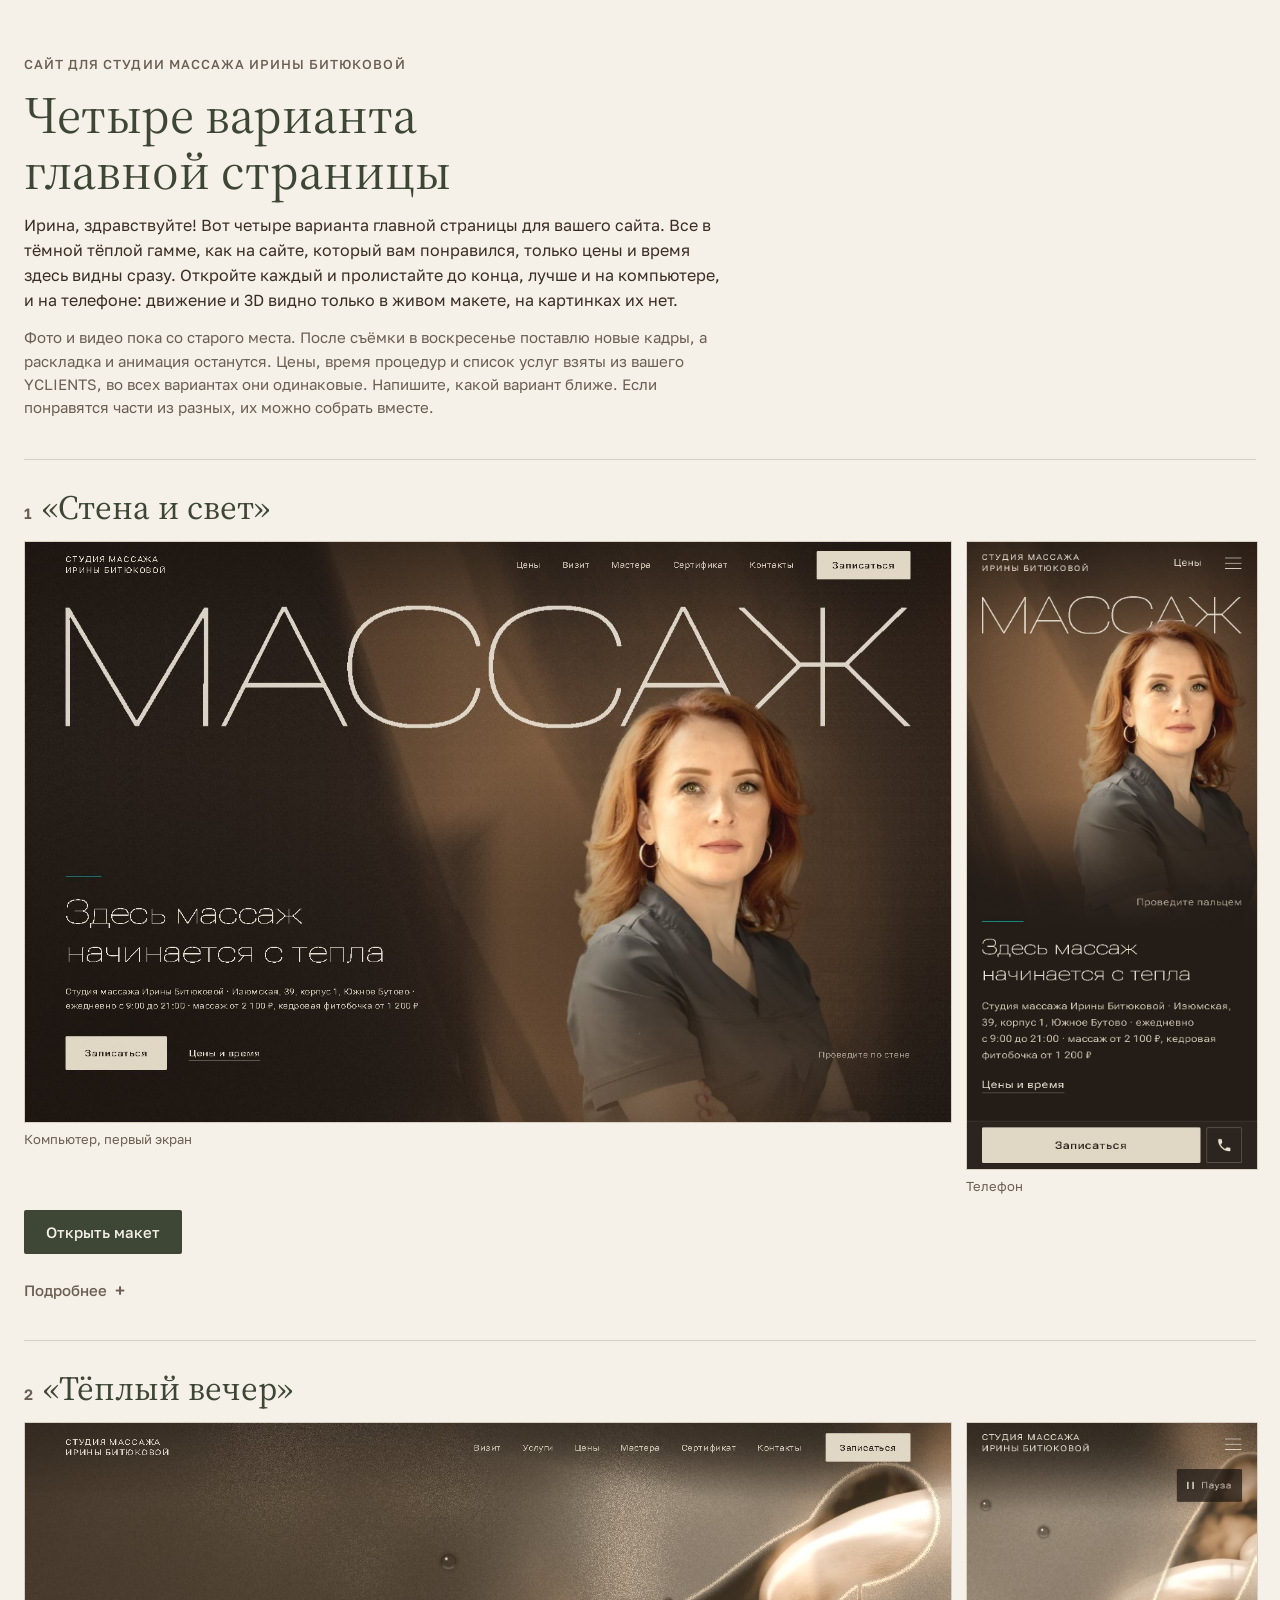
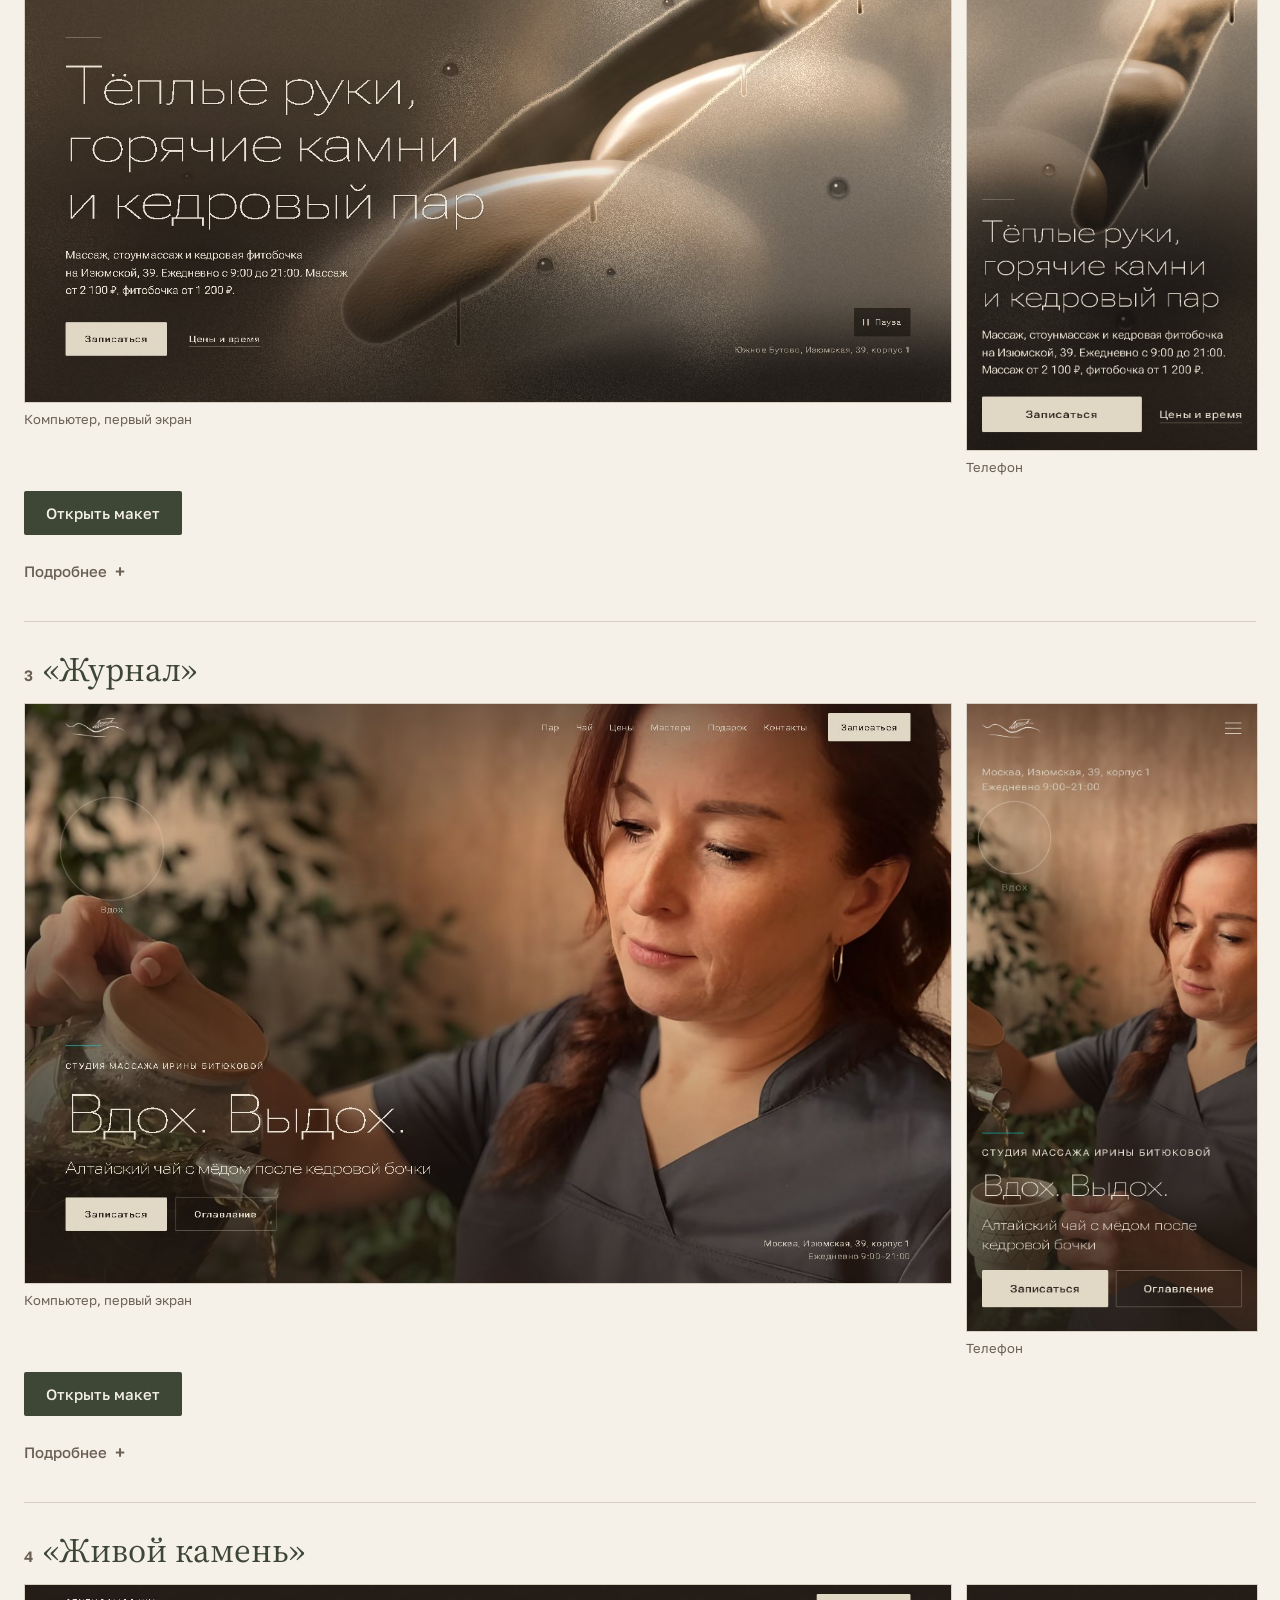
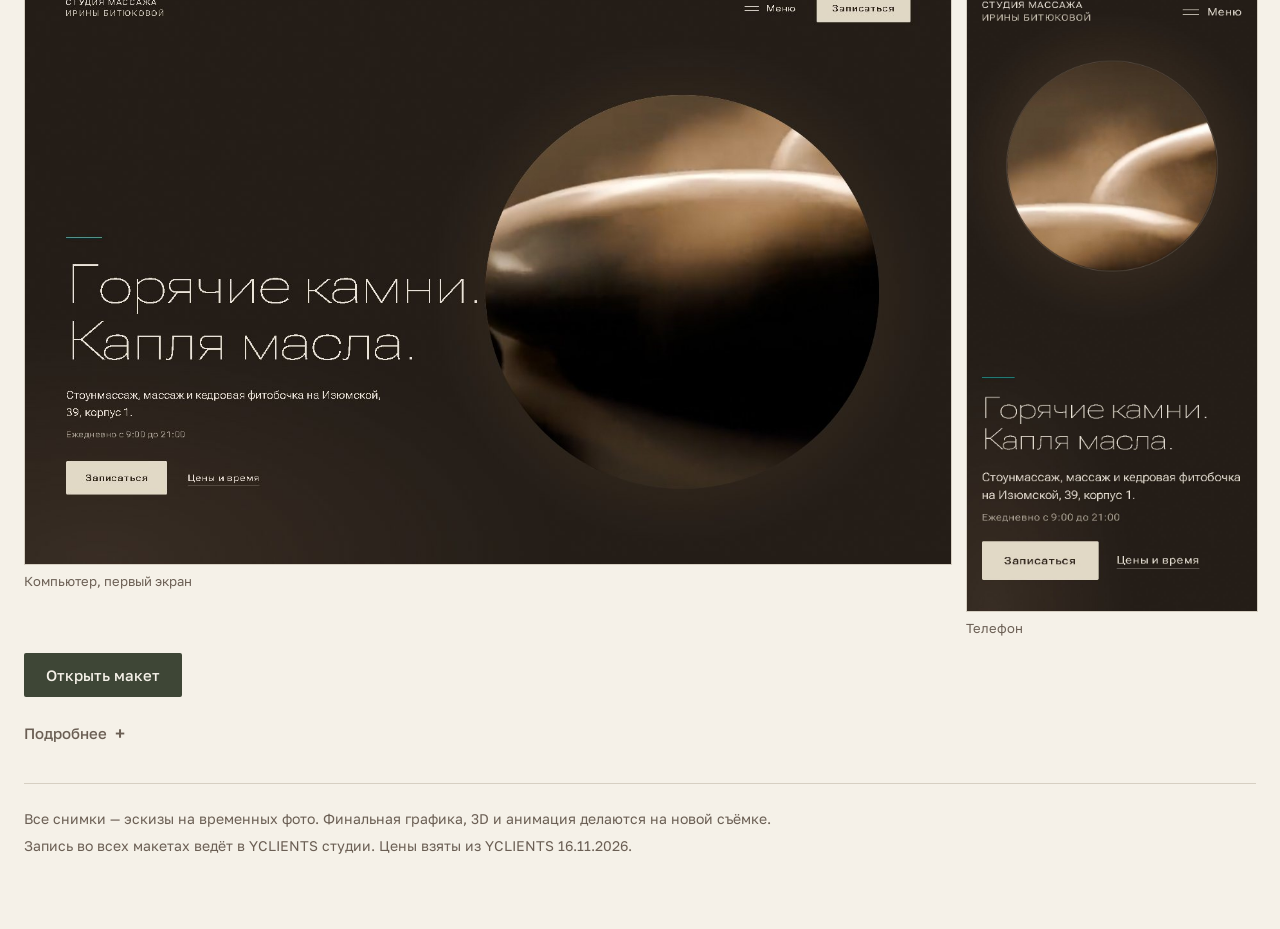
<file: index.html>
<!doctype html>
<html lang="ru">
<head>
<meta charset="utf-8">
<meta name="robots" content="noindex, nofollow">
<link rel="icon" href="data:image/svg+xml,%3Csvg xmlns=%27http://www.w3.org/2000/svg%27 viewBox=%270 0 32 32%27%3E%3Ccircle cx=%2716%27 cy=%2716%27 r=%2716%27 fill=%27%23231C17%27/%3E%3Ccircle cx=%2716%27 cy=%2716%27 r=%279%27 fill=%27none%27 stroke=%27%23E0D8C4%27 stroke-width=%271.5%27/%3E%3C/svg%3E">
<meta name="viewport" content="width=device-width, initial-scale=1">
<title>Макеты студии массажа</title>
<link rel="preconnect" href="https://fonts.googleapis.com">
<link rel="preconnect" href="https://fonts.gstatic.com" crossorigin>
<link rel="stylesheet" href="https://fonts.googleapis.com/css2?family=Golos+Text:wght@400;500;600&family=Source+Serif+4:opsz,wght@8..60,400;8..60,500&display=swap">
<style>

:root {
  --bg: #F5F1E8; --surface: #ECE6D9; --ink: #3A2E25; --muted: #6B5F54; --olive: #3E4636; --line: #D6CFC2; --accent: #066F6B;
  --display: "Source Serif 4", Georgia, "Times New Roman", serif;
  --text: "Golos Text", "Segoe UI", Arial, sans-serif;
}
@media (prefers-color-scheme: dark) { :root:not([data-theme="light"]) {
  --bg: #1F231B; --surface: #2A3024; --ink: #EDE6D6; --muted: #B8AE9E; --olive: #C9D3BC; --line: #3B4232; --accent: #3FC9C3; color-scheme: dark } }
:root[data-theme="dark"] { --bg: #1F231B; --surface: #2A3024; --ink: #EDE6D6; --muted: #B8AE9E; --olive: #C9D3BC; --line: #3B4232; --accent: #3FC9C3; color-scheme: dark }

body { background: var(--bg); color: var(--ink); font: 400 16px/1.55 var(--text); }
.wrap { max-width: 1240px; margin: 0 auto; padding-block: 48px 64px;
  padding-left: max(16px, env(safe-area-inset-left, 0px)); padding-right: max(16px, env(safe-area-inset-right, 0px)); }
header { display: grid; gap: 14px; max-width: 70ch; margin-bottom: 40px; }
.brand { font: 500 13px/1.3 var(--text); letter-spacing: .08em; text-transform: uppercase; color: var(--muted); }
h1 { font: 400 clamp(32px, 5vw, 52px)/1.08 var(--display); margin: 0; text-wrap: balance; color: var(--olive); }
.lead { margin: 0; color: var(--ink); }
.note { margin: 0; color: var(--muted); font-size: 15px; }

.variant { display: grid; gap: 20px; padding-block: 36px; border-top: 1px solid var(--line); }
.vhead { display: grid; grid-template-columns: minmax(0, 1fr) auto; gap: 8px 24px; align-items: baseline; }
.vhead h2 { margin: 0; font: 400 clamp(24px, 3vw, 34px)/1.15 var(--display); color: var(--olive); text-wrap: balance; }
.letter { font: 600 15px var(--text); color: var(--muted); margin-right: 10px; }
.score { font: 500 15px var(--text); color: var(--muted); font-variant-numeric: tabular-nums; white-space: nowrap; }
.score b { font-weight: 600; color: var(--ink); font-size: 20px; }
.idea { margin: 0; max-width: 72ch; }
.pros { display: grid; grid-template-columns: repeat(2, minmax(0, 1fr)); gap: 12px 32px; max-width: 980px; }
.pros div { min-width: 0; font-size: 15px; }
.pros span { display: block; font-weight: 600; color: var(--muted); font-size: 13px; letter-spacing: .04em; margin-bottom: 2px; }
.shots { display: grid; grid-template-columns: minmax(0, 3.2fr) minmax(0, 1fr); gap: 16px; align-items: start; }
.shots figure { margin: 0; display: grid; gap: 6px; min-width: 0; }
.shots img { width: 100%; height: auto; display: block; border: 1px solid var(--line); background: var(--surface); }
figcaption { font-size: 13px; color: var(--muted); }
.extra { grid-column: 1 / -1; }
.open { justify-self: start; display: inline-flex; align-items: center; min-height: 44px; padding: 0 22px;
  background: var(--olive); color: var(--bg); text-decoration: none; font: 500 15px var(--text); border-radius: 2px; }
.open:hover { filter: brightness(1.12); }
.open:focus-visible { outline: 2px solid var(--accent); outline-offset: 3px; }
.early { margin: 40px 0 0; font: 400 clamp(22px, 2.6vw, 30px)/1.2 var(--display); color: var(--muted); }
footer { border-top: 1px solid var(--line); padding-top: 24px; color: var(--muted); font-size: 14px; display: grid; gap: 6px; }

@media (max-width: 720px) {
  .shots { grid-template-columns: minmax(0, 1fr) minmax(0, .42fr); gap: 10px; }
  .pros { grid-template-columns: minmax(0, 1fr); }
  .vhead { grid-template-columns: minmax(0, 1fr); }
}
@media (prefers-reduced-motion: reduce) { * { transition: none !important; } }


.variant { gap: 14px; padding-block: 28px; }
.actions { display: flex; flex-wrap: wrap; align-items: center; gap: 8px 20px; }
.more { max-width: 980px; }
.more > summary { display: inline-flex; align-items: center; gap: 8px; min-height: 44px; cursor: pointer; list-style: none; color: var(--muted); font: 500 15px var(--text); }
.more > summary::-webkit-details-marker { display: none; }
.more > summary::after { content: "+"; font-size: 18px; line-height: 1; }
.more[open] > summary::after { content: "\2212"; }
.more > summary:focus-visible { outline: 2px solid var(--accent); outline-offset: 3px; }
.more[open] { display: grid; gap: 14px; }
.more .extra { margin: 0; display: grid; gap: 6px; }
.more .extra img { width: 100%; height: auto; display: block; border: 1px solid var(--line); background: var(--surface); }
</style>
</head>
<body>

<div class="wrap">
  <header>
    <div class="brand">Сайт для студии массажа Ирины Битюковой</div>
    <h1>Четыре варианта главной страницы</h1>
    <p class="lead">Ирина, здравствуйте! Вот четыре варианта главной страницы для вашего сайта. Все в тёмной тёплой гамме, как на сайте, который вам понравился, только цены и время здесь видны сразу. Откройте каждый и пролистайте до конца, лучше и на компьютере, и на телефоне: движение и 3D видно только в живом макете, на картинках их нет.</p>
    <p class="note">Фото и видео пока со старого места. После съёмки в воскресенье поставлю новые кадры, а раскладка и анимация останутся. Цены, время процедур и список услуг взяты из вашего YCLIENTS, во всех вариантах они одинаковые. Напишите, какой вариант ближе. Если понравятся части из разных, их можно собрать вместе.</p>
  </header>

  <section class="variant" id="f-a014">
    <div class="vhead"><h2><span class="letter">1</span>«Стена и свет»</h2><div class="score"></div></div>
    <div class="shots">
      <figure><img src="shots/final-a014-desk-first.jpg" alt="«Стена и свет»: первый экран на компьютере" width="1440" height="900" loading="lazy"><figcaption>Компьютер, первый экран</figcaption></figure>
      <figure><img src="shots/final-a014-mob-first.jpg" alt="«Стена и свет»: первый экран на телефоне" width="780" height="1688" loading="lazy"><figcaption>Телефон</figcaption></figure>
    </div>
    <div class="actions"><a class="open" href="final/index.html">Открыть макет</a></div>
    <details class="more"><summary>Подробнее</summary>
      <p class="idea">На первом экране вы у стены студии, за вами крупно слово «Массаж». Стена в полутьме: где ведёте мышкой или пальцем, загорается тёплый свет и медленно гаснет. Сразу под первым экраном цены и время всех услуг, их можно отобрать по задаче. Дальше визит по шагам, бочку можно разобрать прокруткой, потом камни, мастера и сертификат.</p>
      <div class="pros"><div><span>Чем хорош</span>Строгий и быстрый, на первом экране сразу вы. Кнопка записи всегда под рукой.</div><div><span>Что нужно со съёмки</span>Для света на стене нужны два кадра одной стены с одного штатива: с прибором и без.</div></div>
      <figure class="extra"><img src="shots/final-a014-desk-full.jpg" alt="«Стена и свет»: вся страница" width="1029" height="9000" loading="lazy"><figcaption>Вся страница на компьютере, без движения</figcaption></figure>
    </details>
  </section>

  <section class="variant" id="f-teplo">
    <div class="vhead"><h2><span class="letter">2</span>«Тёплый вечер»</h2><div class="score"></div></div>
    <div class="shots">
      <figure><img src="shots/final-teplo-desk-first.jpg" alt="«Тёплый вечер»: первый экран на компьютере" width="1440" height="900" loading="lazy"><figcaption>Компьютер, первый экран</figcaption></figure>
      <figure><img src="shots/final-teplo-mob-first.jpg" alt="«Тёплый вечер»: первый экран на телефоне" width="780" height="1688" loading="lazy"><figcaption>Телефон</figcaption></figure>
    </div>
    <div class="actions"><a class="open" href="final/m/teplo/index.html">Открыть макет</a></div>
    <details class="more"><summary>Подробнее</summary>
      <p class="idea">Первый экран как запотевшее стекло в бане, за паром горячие камни. Проведите пальцем или мышкой, стекло станет прозрачным, а потом снова запотеет. Дальше визит сценами: пар, чай, массаж, следующая открывается в проёме текущей. Перед стоунмассажем мимо камеры проходит тёплый камень и открывает новую главу.</p>
      <div class="pros"><div><span>Чем хорош</span>Самый атмосферный и ближе всего к сайту, который вам нравится.</div><div><span>Что нужно со съёмки</span>Камни за стеклом пока общие, не из вашей студии. После съёмки поставлю ваши, ещё пригодятся вечерние кадры при свечах.</div></div>
      <figure class="extra"><img src="shots/final-teplo-desk-full.jpg" alt="«Тёплый вечер»: вся страница" width="993" height="9000" loading="lazy"><figcaption>Вся страница на компьютере, без движения</figcaption></figure>
    </details>
  </section>

  <section class="variant" id="f-zhurnal">
    <div class="vhead"><h2><span class="letter">3</span>«Журнал»</h2><div class="score"></div></div>
    <div class="shots">
      <figure><img src="shots/final-zhurnal-desk-first.jpg" alt="«Журнал»: первый экран на компьютере" width="1440" height="900" loading="lazy"><figcaption>Компьютер, первый экран</figcaption></figure>
      <figure><img src="shots/final-zhurnal-mob-first.jpg" alt="«Журнал»: первый экран на телефоне" width="780" height="1688" loading="lazy"><figcaption>Телефон</figcaption></figure>
    </div>
    <div class="actions"><a class="open" href="final/m/zhurnal/index.html">Открыть макет</a></div>
    <details class="more"><summary>Подробнее</summary>
      <p class="idea">Страница дышит вместе с человеком: кадр, где вы наливаете чай, медленно приближается на вдохе и отдаляется на выдохе, а кольцо подсказывает «Вдох» и «Выдохните». Дальше оглавление из шести глав, текст про бочку закрывается полосками, бочку можно покрутить мышкой или пальцем, портреты мастеров меняются полосками.</p>
      <div class="pros"><div><span>Чем хорош</span>Самый необычный, такой сайт запоминают.</div><div><span>Что нужно со съёмки</span>Для обложки нужен спокойный кадр с чаем в тёплом свете, где сверху остаётся место под название.</div></div>
      <figure class="extra"><img src="shots/final-zhurnal-desk-full.jpg" alt="«Журнал»: вся страница" width="1120" height="9000" loading="lazy"><figcaption>Вся страница на компьютере, без движения</figcaption></figure>
    </details>
  </section>

  <section class="variant" id="f-kamen">
    <div class="vhead"><h2><span class="letter">4</span>«Живой камень»</h2><div class="score"></div></div>
    <div class="shots">
      <figure><img src="shots/final-kamen-desk-first.jpg" alt="«Живой камень»: первый экран на компьютере" width="1440" height="900" loading="lazy"><figcaption>Компьютер, первый экран</figcaption></figure>
      <figure><img src="shots/final-kamen-mob-first.jpg" alt="«Живой камень»: первый экран на телефоне" width="780" height="1688" loading="lazy"><figcaption>Телефон</figcaption></figure>
    </div>
    <div class="actions"><a class="open" href="final/m/kamen/index.html">Открыть макет</a></div>
    <details class="more"><summary>Подробнее</summary>
      <p class="idea">На первом экране круг, в нём 3D-фильм: горячие камни в масле на льне, капля масла, пар. При прокрутке круг раскрывается на весь экран, и камера едет вдоль камней. Визит листается лентой, мастера крупными портретами.</p>
      <div class="pros"><div><span>Чем хорош</span>С первого взгляда видно стоунмассаж, и такого фильма нет у других студий.</div><div><span>Что нужно со съёмки</span>Фильм сделан в 3D, это не съёмка вашей студии. На съёмке можно так же снять ваши камни сбоку при тёплом свете.</div></div>
      <figure class="extra"><img src="shots/final-kamen-desk-full.jpg" alt="«Живой камень»: вся страница" width="1200" height="7429" loading="lazy"><figcaption>Вся страница на компьютере, без движения</figcaption></figure>
    </details>
  </section>

  <footer>
    <div>Все снимки — эскизы на временных фото. Финальная графика, 3D и анимация делаются на новой съёмке.</div>
    <div>Запись во всех макетах ведёт в YCLIENTS студии. Цены взяты из YCLIENTS 16.11.2026.</div>
  </footer>
</div>
</body>
</html>
</file>
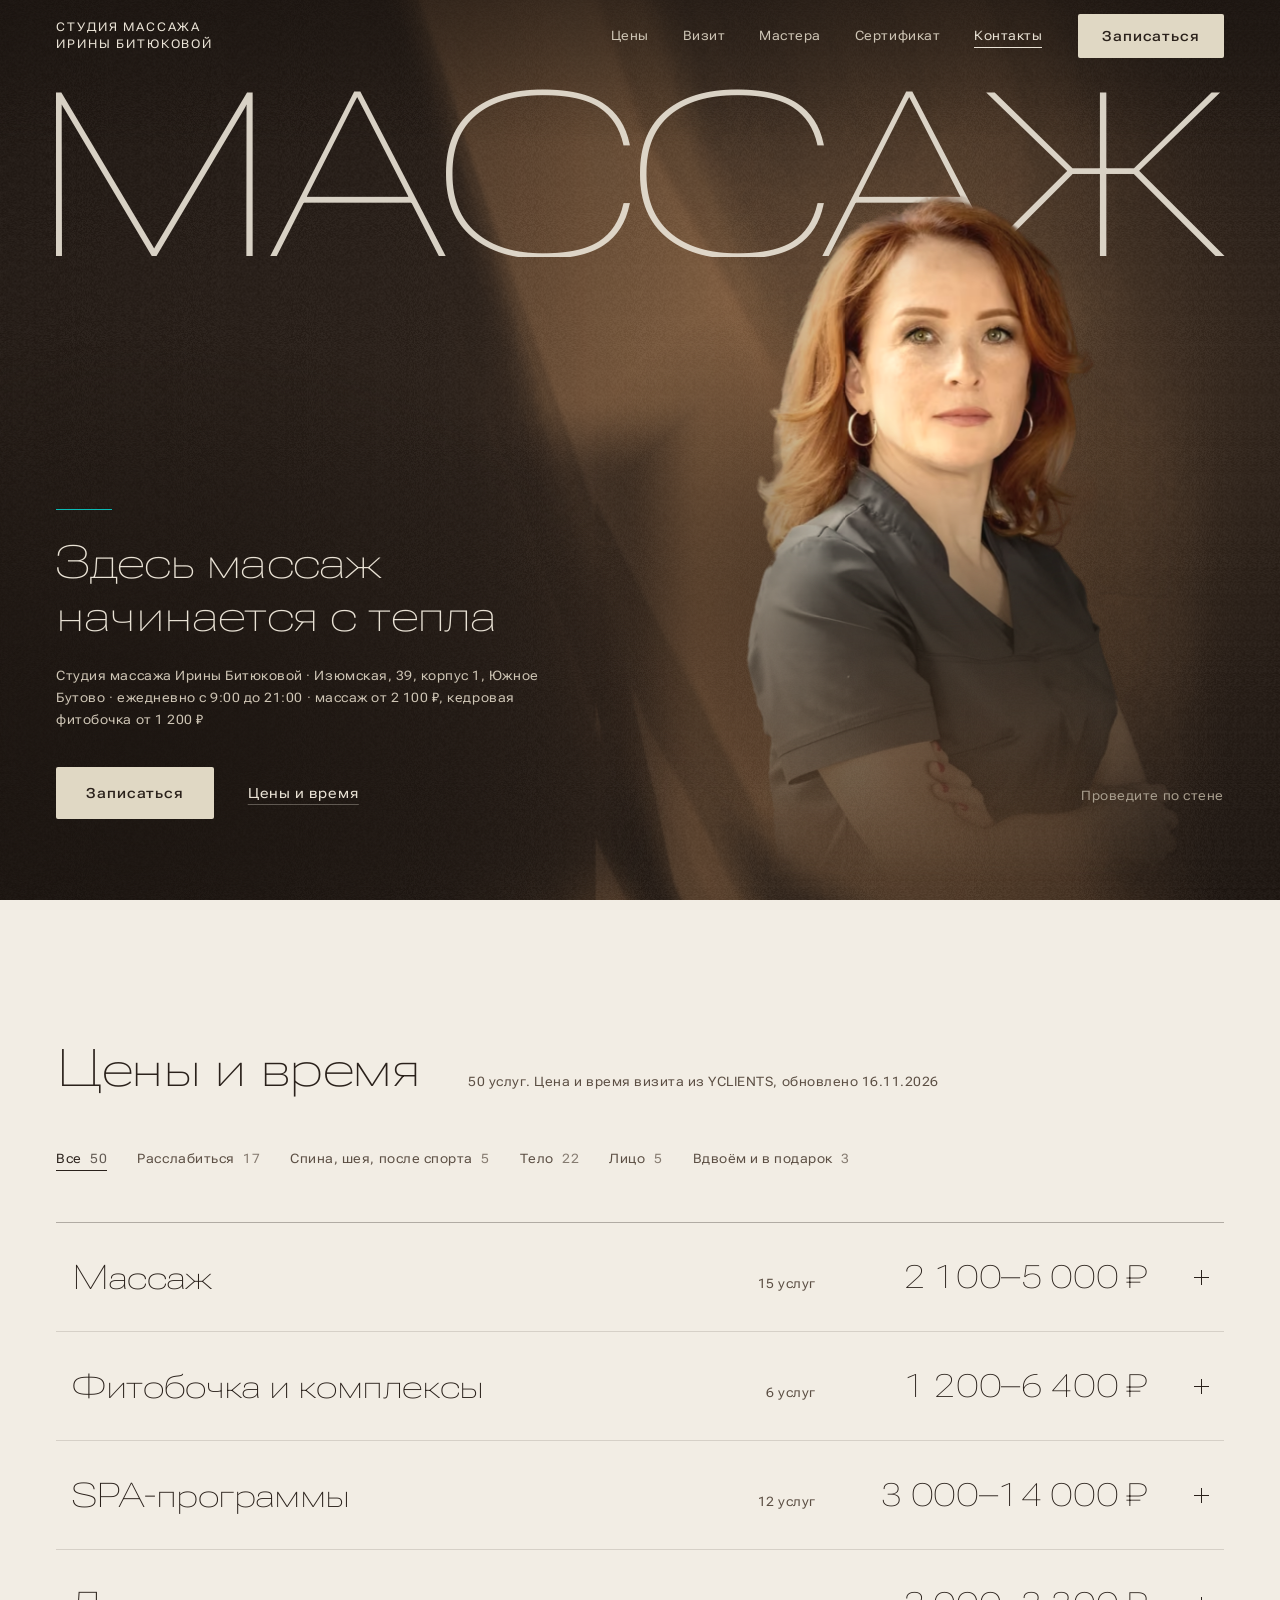
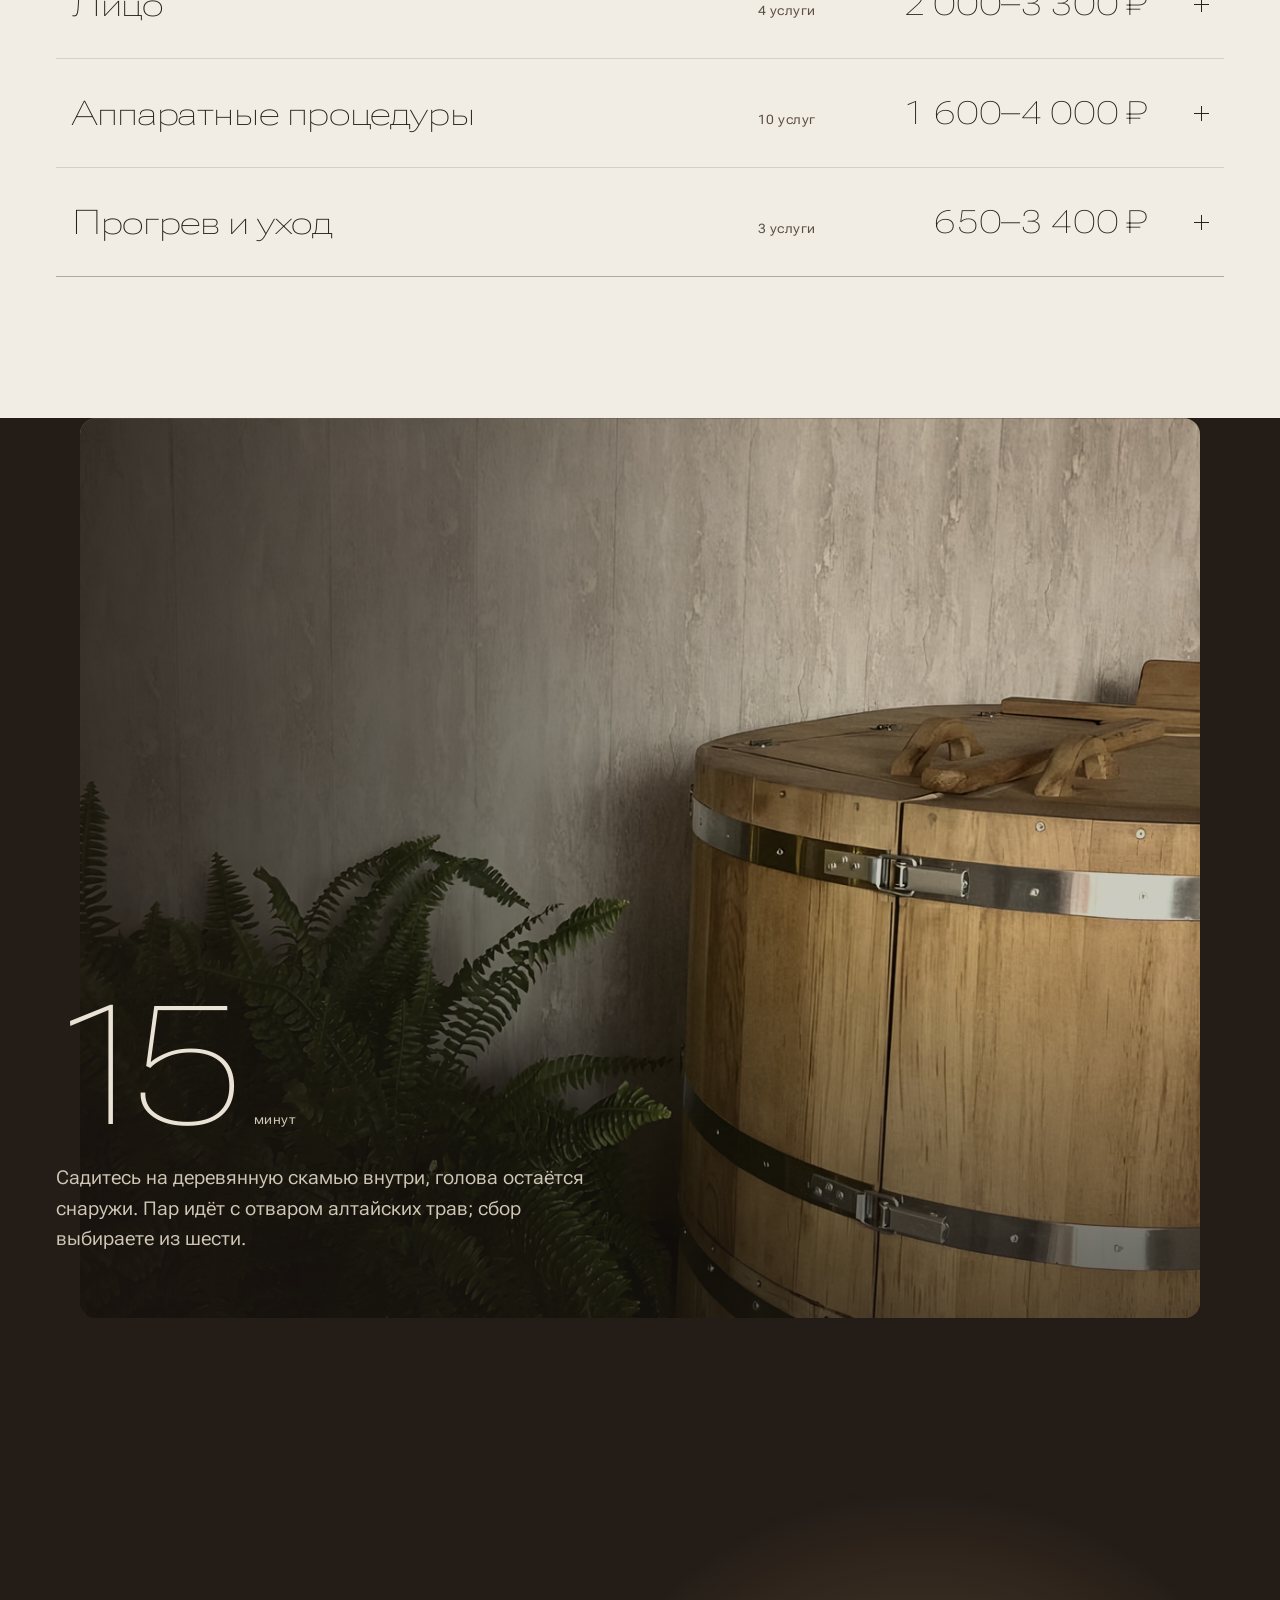
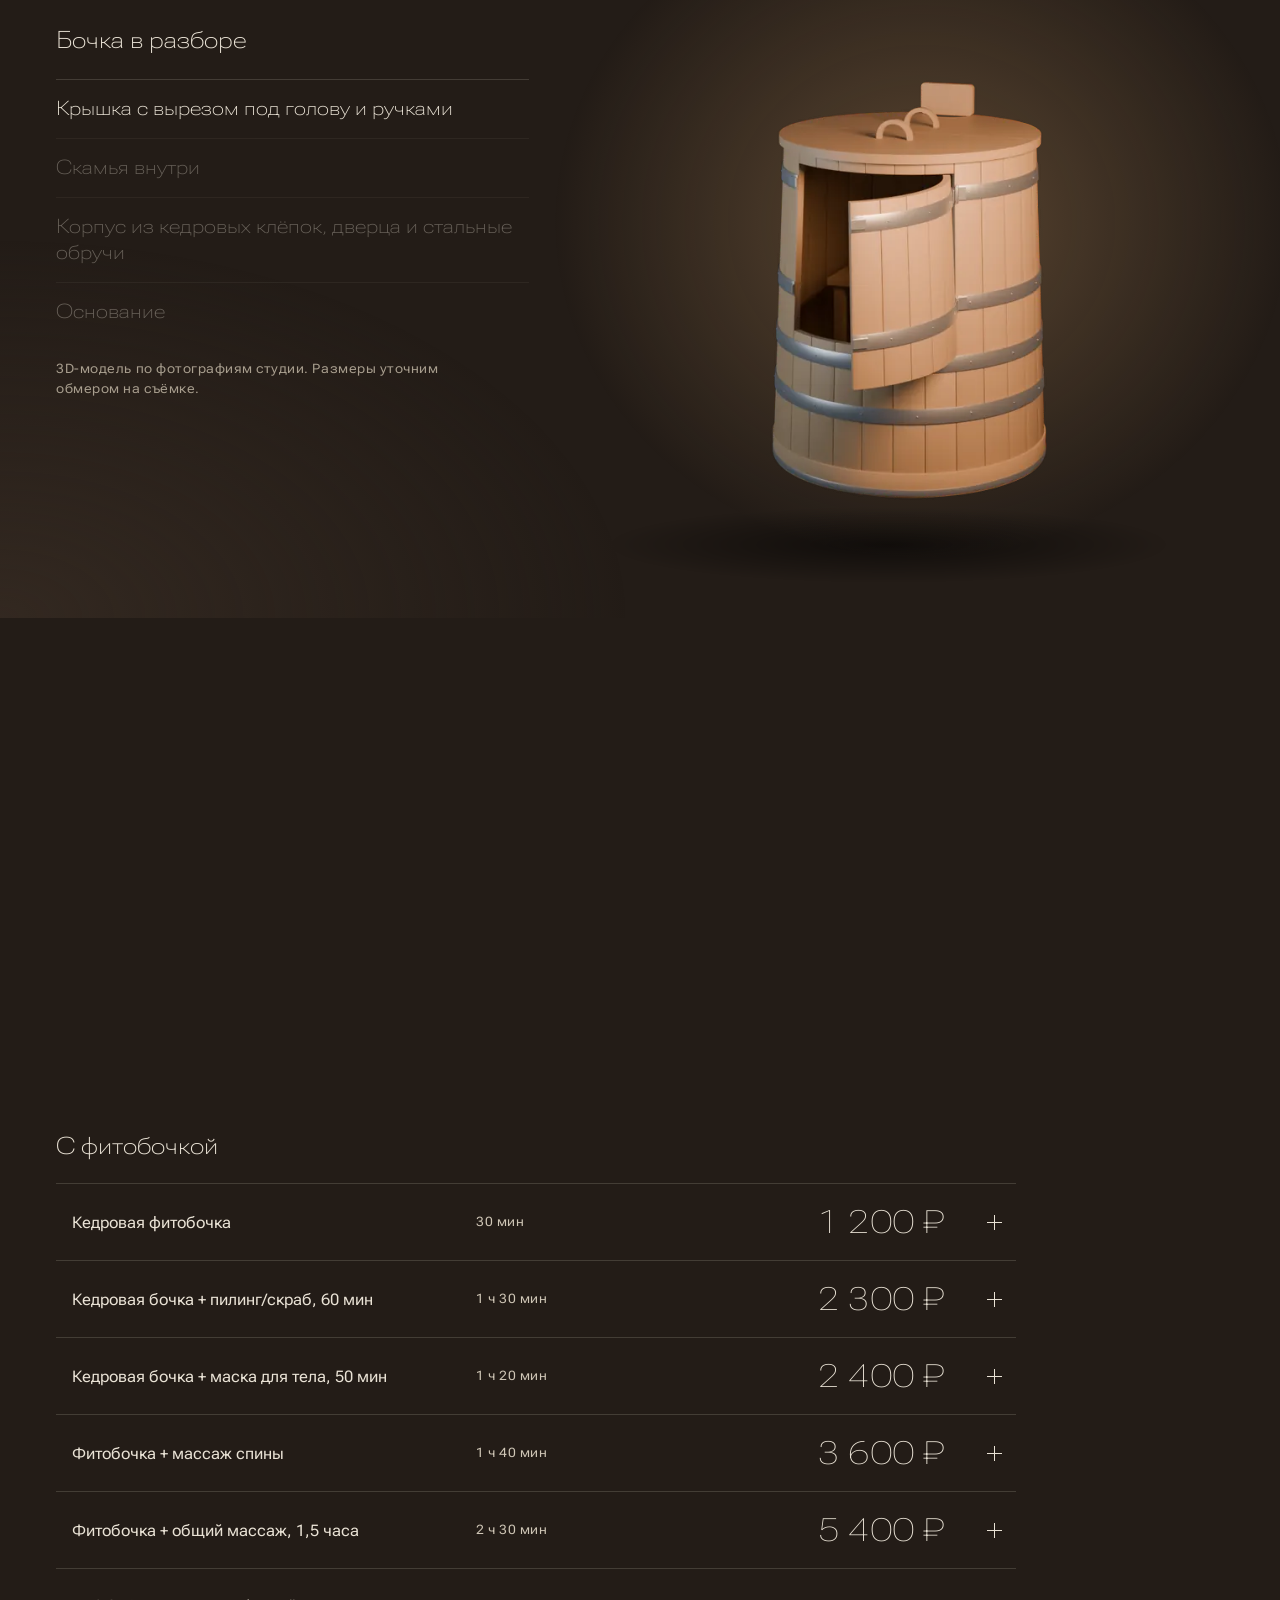
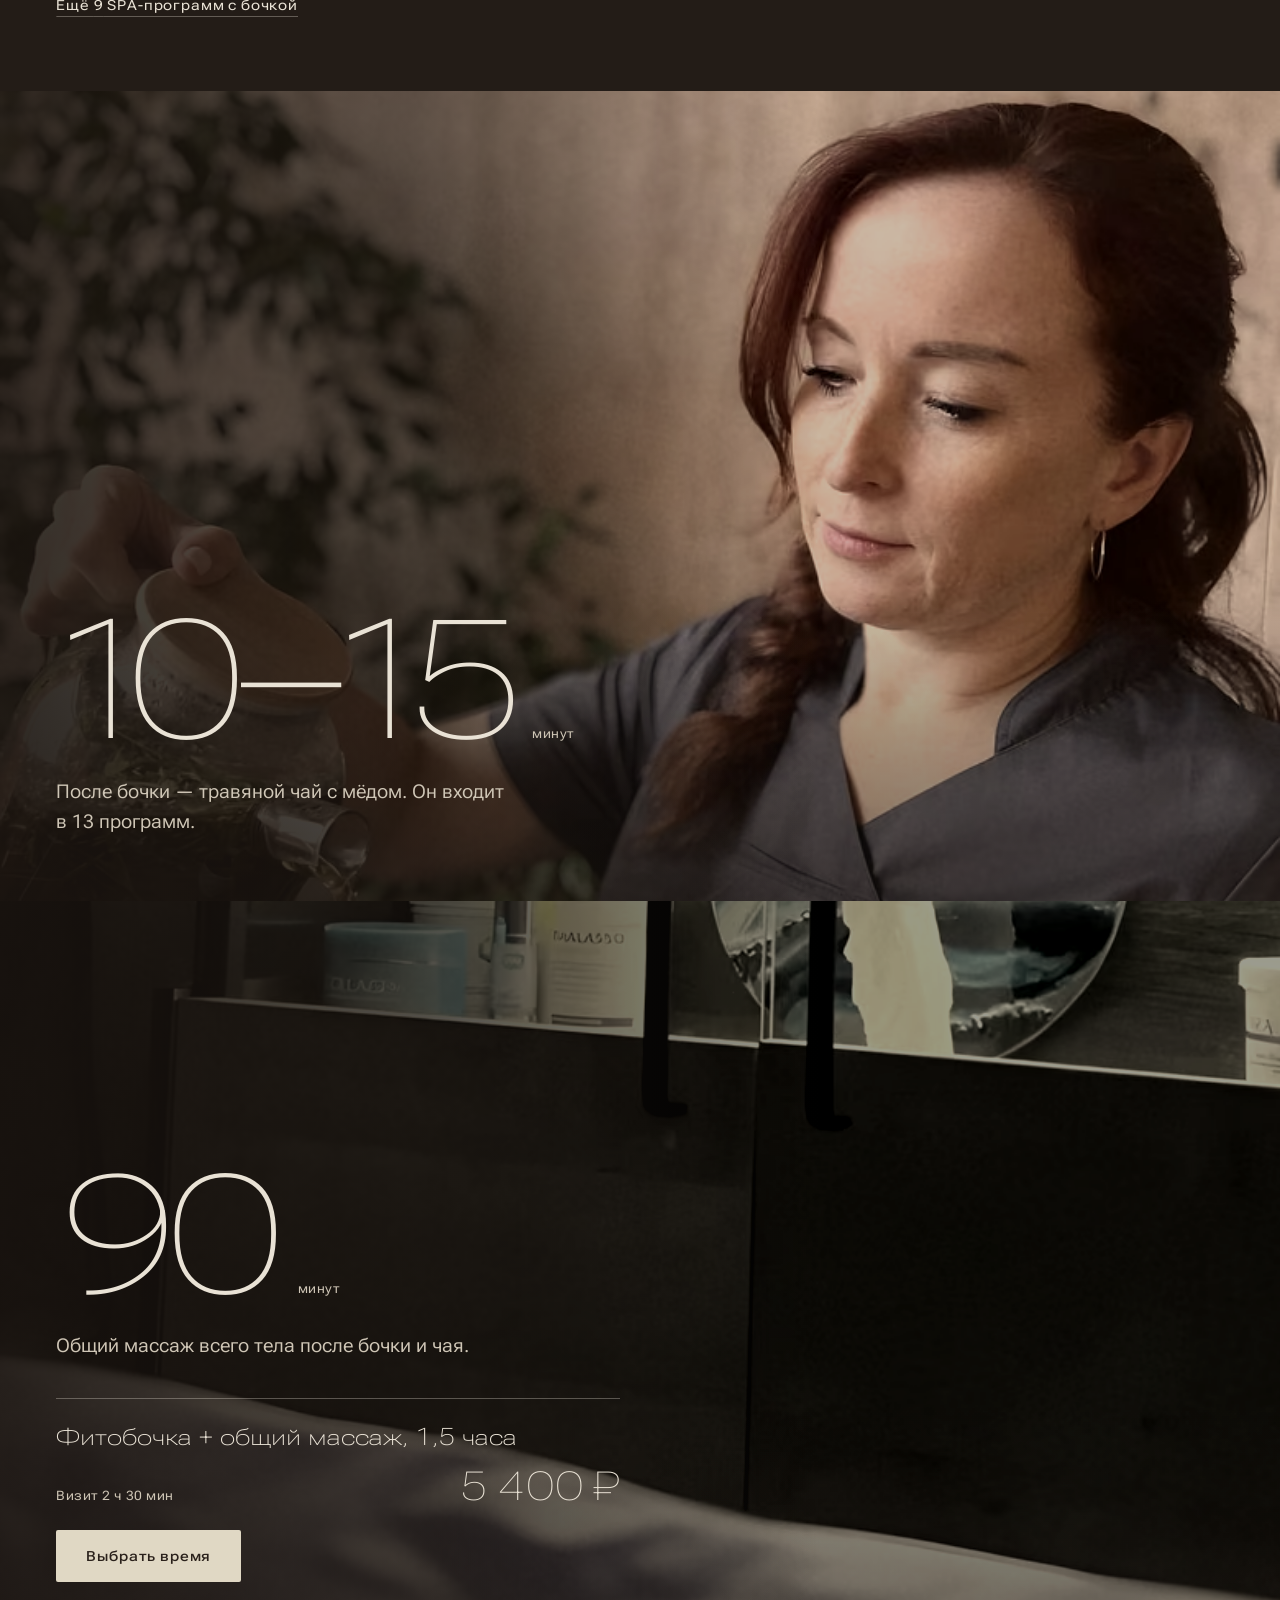
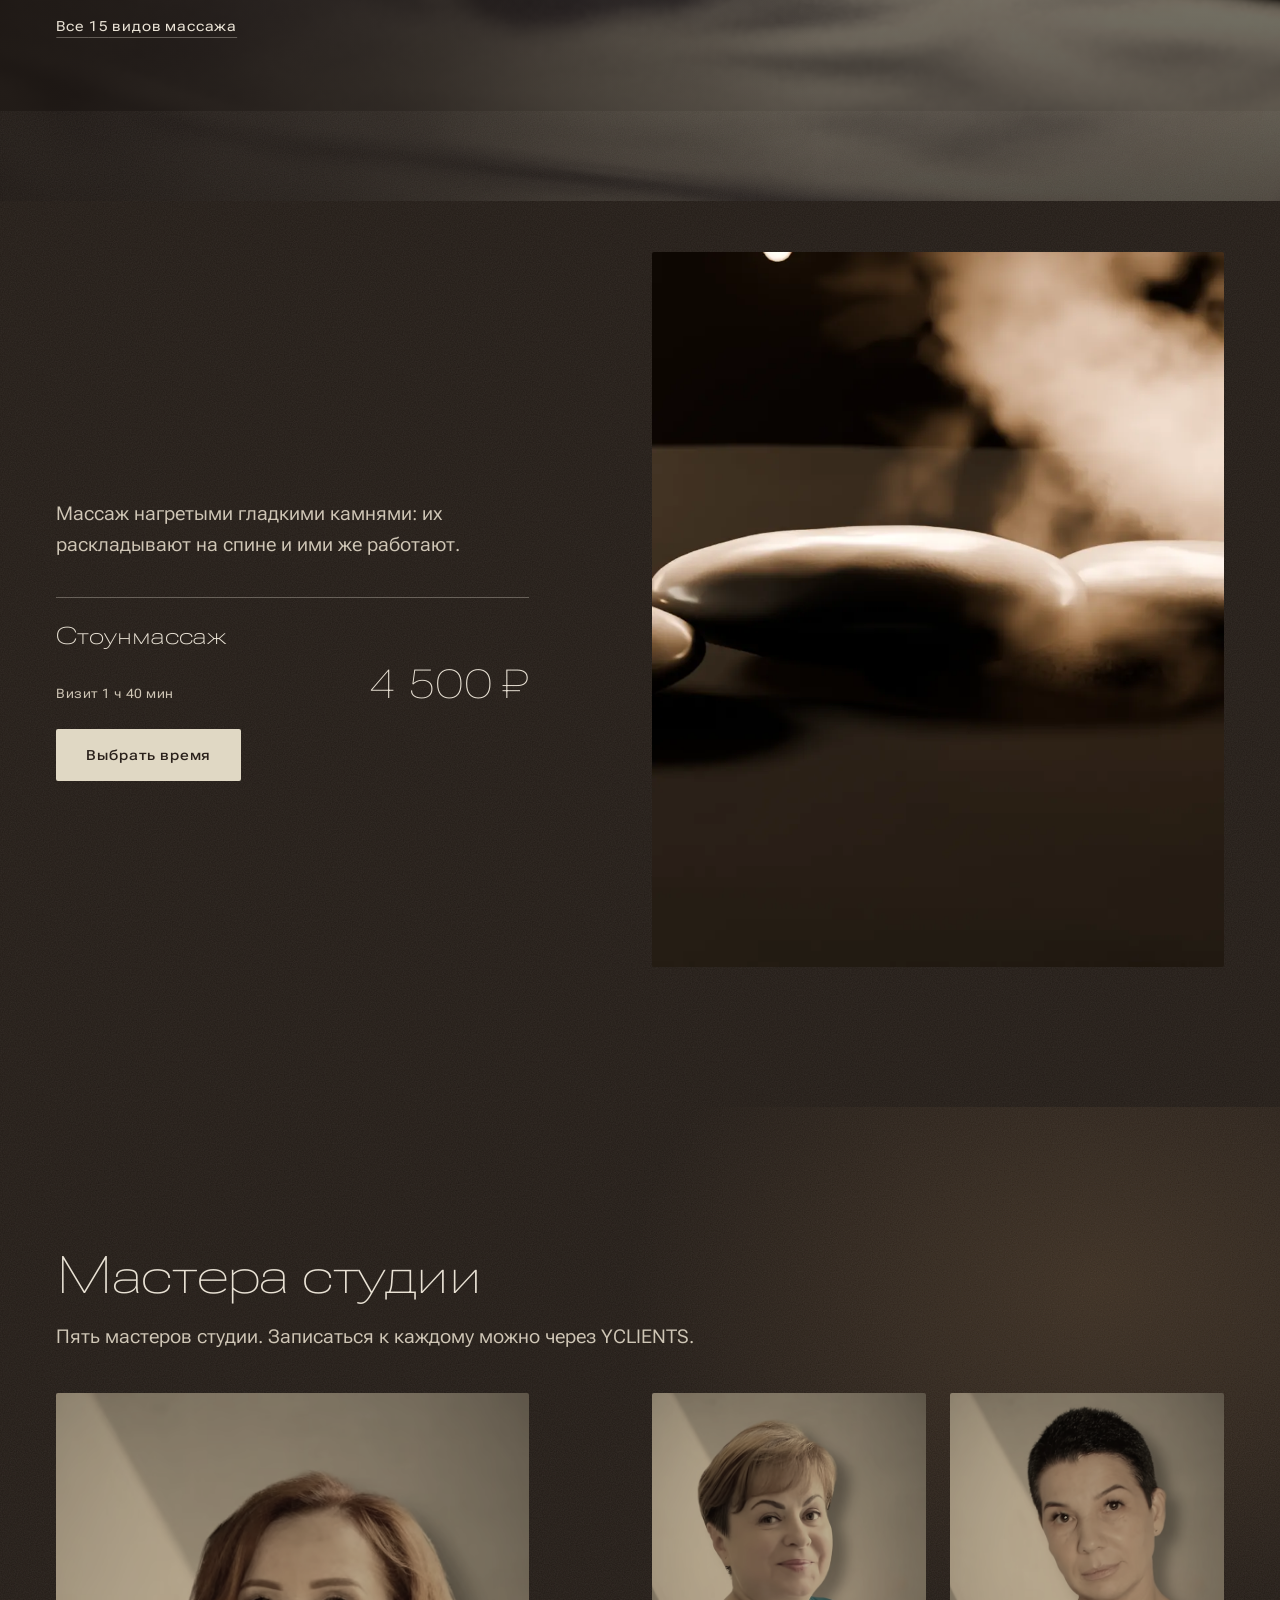
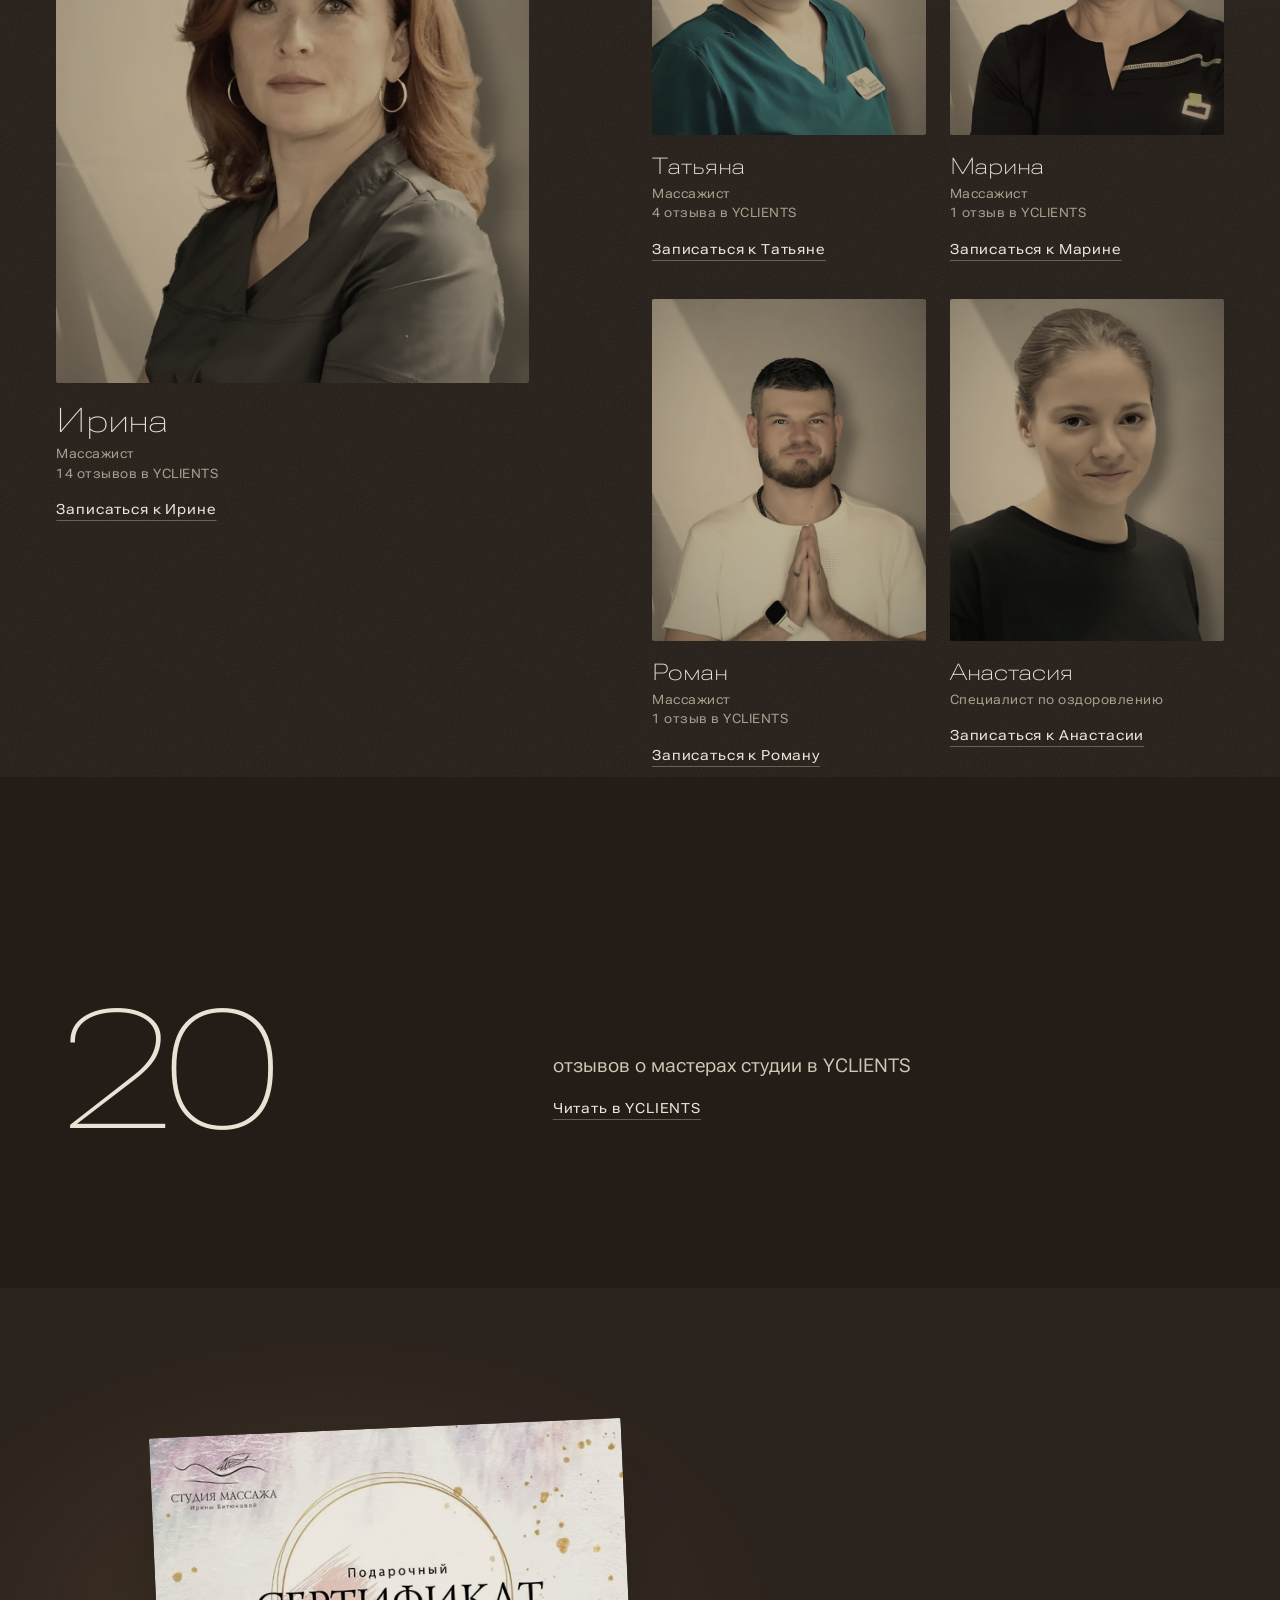
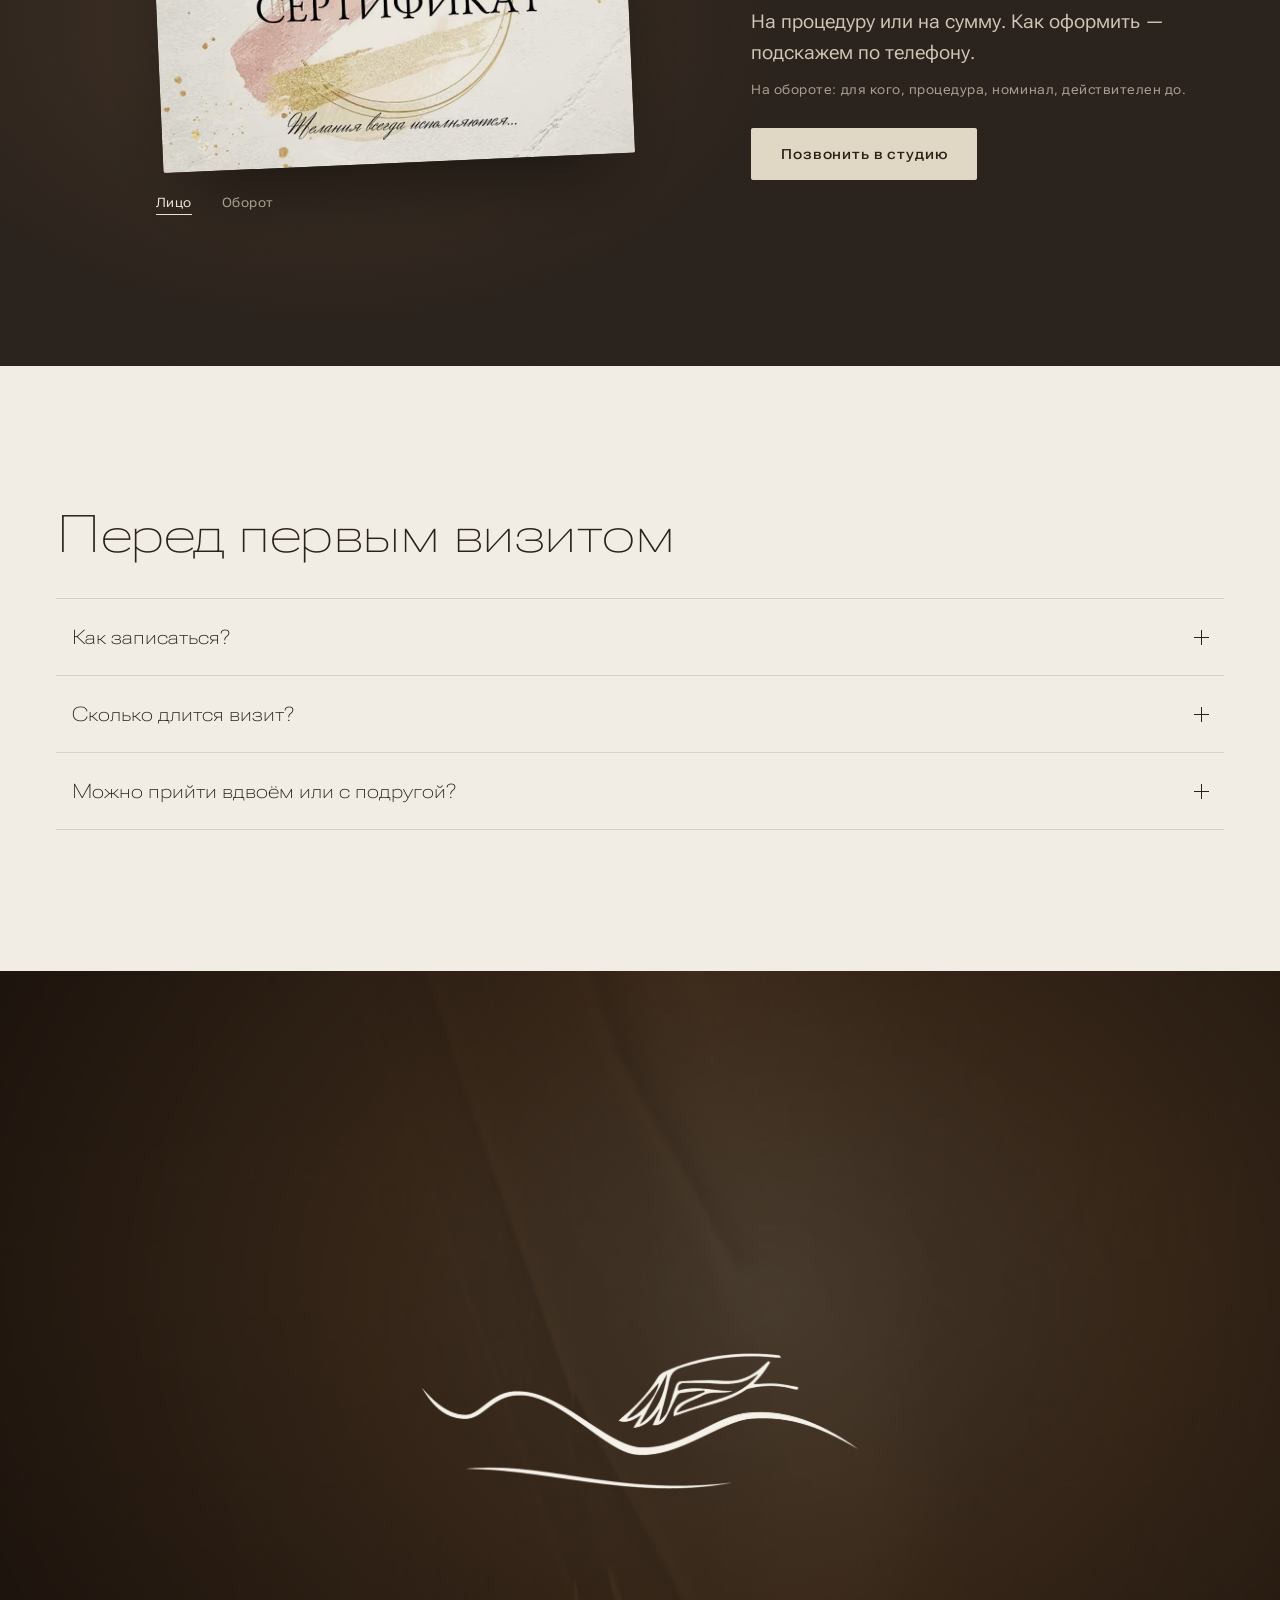
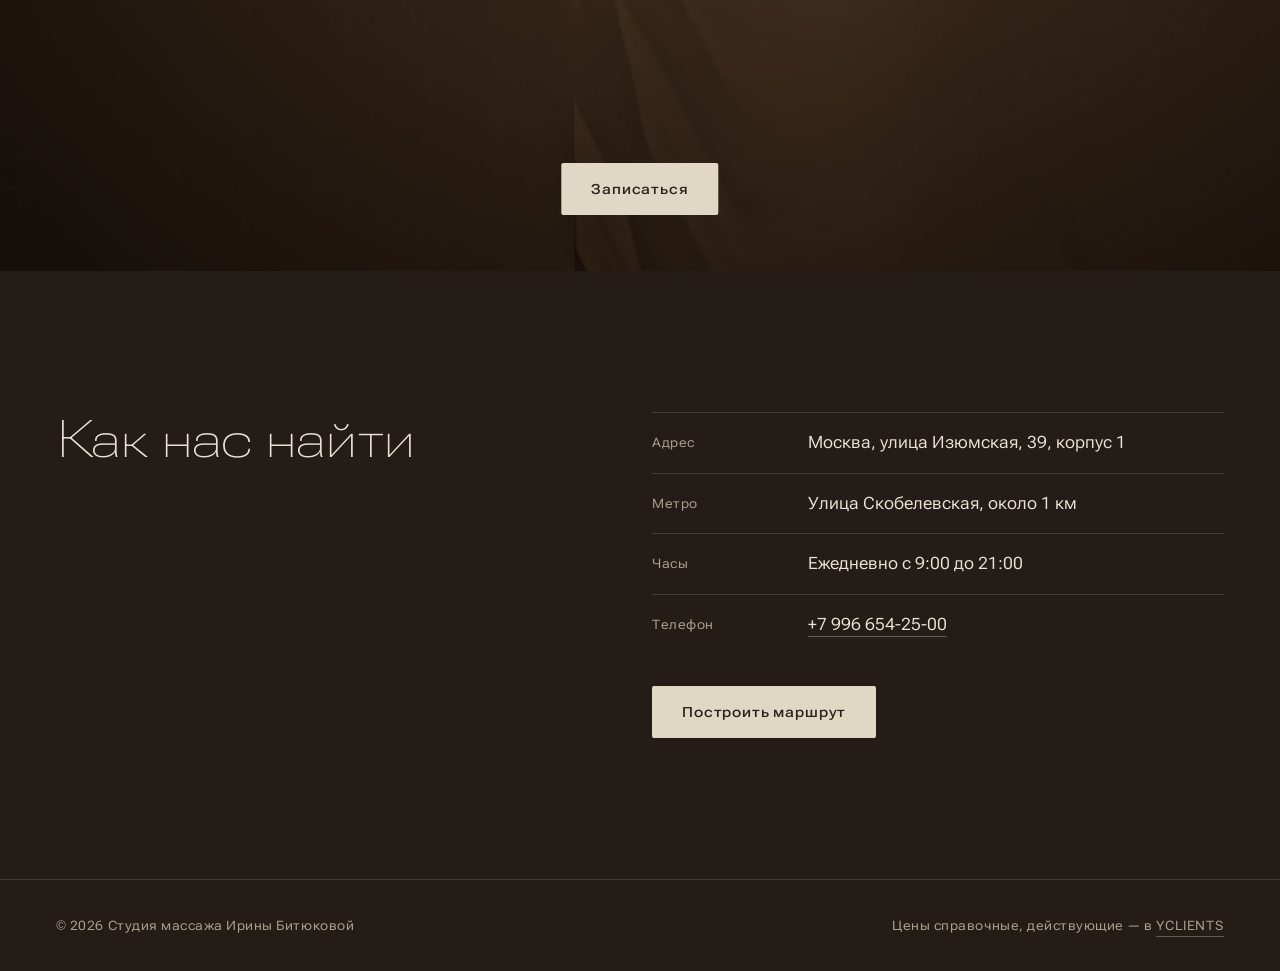
<file: final/index.html>
<!doctype html>
<html lang="ru">
<head>
<meta charset="utf-8">
<meta name="robots" content="noindex, nofollow">
<meta name="viewport" content="width=device-width, initial-scale=1, viewport-fit=cover">
<title>Массаж и SPA в Южном Бутове | Студия Ирины Битюковой</title>
<meta name="description" content="Массаж тела и лица, SPA-программы и кедровая фитобочка на Изюмской, 39к1. Цены и время, запись через YCLIENTS. Ежедневно 09:00–21:00.">
<meta name="theme-color" content="#231C17">
<meta property="og:type" content="website">
<meta property="og:locale" content="ru_RU">
<meta property="og:title" content="Студия массажа Ирины Битюковой в Южном Бутове">
<meta property="og:description" content="Массаж, SPA-программы и кедровая фитобочка на Изюмской, 39, корпус 1. Цены и время визита, запись через YCLIENTS.">
<link rel="icon" href="assets/brand/logo-mark.png">
<link rel="preload" href="assets/fonts/rflex-display.woff2" as="font" type="font/woff2" crossorigin>
<link rel="preload" href="assets/fonts/rflex-text.woff2" as="font" type="font/woff2" crossorigin>
<link rel="preload" as="image" type="image/avif" fetchpriority="high" imagesrcset="assets/img/hero-wall-off-1560.avif 1560w, assets/img/hero-wall-off-3119.avif 3119w" imagesizes="(max-width: 767px) 240vw, 108vw">
<link rel="preload" as="image" type="image/avif" fetchpriority="high" imagesrcset="assets/img/hero-irina-800.avif 800w, assets/img/hero-irina-1599.avif 1599w" imagesizes="(max-width: 767px) 125vw, 56vw">
<link rel="stylesheet" href="css/tokens-a.css">
<link rel="stylesheet" href="css/site.css">
<script>(function(h){h.classList.add('js');try{if(!matchMedia('(prefers-reduced-motion: reduce)').matches)h.classList.add('glx')}catch(e){}setTimeout(function(){h.classList.add('ready')},2000);setTimeout(function(){if(!h.classList.contains('glx-on'))h.classList.remove('glx')},5000)})(document.documentElement)</script>
<script type="application/ld+json">{"@context":"https://schema.org","@type":"DaySpa","name":"Студия массажа Ирины Битюковой","telephone":"+79966542500","address":{"@type":"PostalAddress","streetAddress":"улица Изюмская, 39, к. 1","addressLocality":"Москва","addressCountry":"RU"},"openingHoursSpecification":{"@type":"OpeningHoursSpecification","dayOfWeek":["https://schema.org/Monday","https://schema.org/Tuesday","https://schema.org/Wednesday","https://schema.org/Thursday","https://schema.org/Friday","https://schema.org/Saturday","https://schema.org/Sunday"],"opens":"09:00","closes":"21:00"},"hasMap":"https://yandex.ru/maps/org/86142324560/"}</script>
</head>
<body>
<a class="skip" href="#ceny">К содержимому</a>

<header class="top" data-top>
  <a class="logo" href="./" aria-label="Студия массажа Ирины Битюковой, на главную"><span aria-hidden="true">Студия массажа<br>Ирины Битюковой</span></a>
  <nav class="nav" aria-label="Разделы">
    <a href="#ceny">Цены</a><a href="#vizit">Визит</a><a href="#mastera">Мастера</a><a href="#sertifikat">Сертификат</a><a href="#kontakty">Контакты</a>
  </nav>
  <a class="a-btn top-book" href="#ceny" data-book="">Записаться</a>
  <a class="nav-prices" href="#ceny">Цены</a>
  <button class="menu-btn" type="button" aria-expanded="false" aria-controls="menu" hidden><span class="sr">Меню</span><i aria-hidden="true"></i></button>
</header>

<div class="menu" id="menu" role="dialog" aria-modal="true" aria-label="Меню" hidden>
  <nav aria-label="Разделы">
    <a href="#ceny">Цены</a><a href="#vizit">Визит</a><a href="#kamni">Камни</a><a href="#mastera">Мастера</a><a href="#sertifikat">Сертификат</a><a href="#voprosy">Вопросы</a><a href="#kontakty">Контакты</a>
  </nav>
  <p class="menu-meta">Изюмская, 39, корпус&nbsp;1<br>Ежедневно с&nbsp;9:00 до&nbsp;21:00</p>
  <button class="menu-close" type="button">Закрыть меню</button>
</div>

<main id="main">
<section class="hero" aria-labelledby="h1">
  <div class="stage" aria-hidden="true">
    <div class="ly ly-wall"><div class="wall-in"><picture data-pic="hero-wall-off"><source type="image/avif" srcset="assets/img/hero-wall-off-1560.avif 1560w, assets/img/hero-wall-off-3119.avif 3119w" sizes="(max-width: 767px) 240vw, 108vw"><img alt="" sizes="(max-width: 767px) 240vw, 108vw" class="wall wall-a" fetchpriority="high" src="assets/img/hero-wall-off-3119.webp" srcset="assets/img/hero-wall-off-1560.webp 1560w, assets/img/hero-wall-off-3119.webp 3119w" width="3119" height="2960" decoding="async"></picture><picture data-pic="hero-wall"><source type="image/avif" srcset="assets/img/hero-wall-1560.avif 1560w, assets/img/hero-wall-3119.avif 3119w" sizes="(max-width: 767px) 240vw, 108vw"><img alt="" sizes="(max-width: 767px) 240vw, 108vw" class="wall wall-b" fetchpriority="low" loading="lazy" src="assets/img/hero-wall-3119.webp" srcset="assets/img/hero-wall-1560.webp 1560w, assets/img/hero-wall-3119.webp 3119w" width="3119" height="2960" decoding="async"></picture></div></div>
    <div class="ly ly-word"><p class="word"><span>Массаж</span></p></div>
    <div class="ly ly-irina"><picture data-pic="hero-irina"><source type="image/avif" srcset="assets/img/hero-irina-800.avif 800w, assets/img/hero-irina-1599.avif 1599w" sizes="(max-width: 767px) 125vw, 56vw"><img alt="" sizes="(max-width: 767px) 125vw, 56vw" class="irina" fetchpriority="high" src="assets/img/hero-irina-1599.webp" srcset="assets/img/hero-irina-800.webp 800w, assets/img/hero-irina-1599.webp 1599w" width="1599" height="1900" decoding="async"></picture><picture data-pic="hero-irina"><source type="image/avif" srcset="assets/img/hero-irina-800.avif 800w, assets/img/hero-irina-1599.avif 1599w" sizes="(max-width: 767px) 125vw, 56vw"><img alt="" sizes="(max-width: 767px) 125vw, 56vw" class="irina irina-lit" fetchpriority="high" src="assets/img/hero-irina-1599.webp" srcset="assets/img/hero-irina-800.webp 800w, assets/img/hero-irina-1599.webp 1599w" width="1599" height="1900" decoding="async"></picture></div>
    <p class="hint"><span class="hint-m">Проведите по стене</span><span class="hint-t">Проведите пальцем</span></p>
  </div>
  <div class="copy">
    <span class="a-rule" aria-hidden="true"></span>
    <h1 id="h1" class="h1"><span class="ln"><span>Здесь массаж</span></span> <span class="ln"><span>начинается с&nbsp;тепла</span></span></h1>
    <p class="facts">Студия массажа Ирины Битюковой · Изюмская, 39, корпус&nbsp;1, Южное Бутово · ежедневно с&nbsp;9:00 до&nbsp;21:00 · массаж от&nbsp;<span data-gen="min_massage">2 100 ₽</span>, кедровая фитобочка от&nbsp;<span data-gen="min_bochka">1 200 ₽</span></p>
    <div class="acts">
      <a class="a-btn" href="#ceny" data-book="" id="hero-book">Записаться</a>
      <a class="a-link" href="#ceny">Цены и время</a>
    </div>
  </div>
</section>

<section class="ceny a-paper" id="ceny" aria-labelledby="ceny-t" data-ceny>
  <div class="ceny-head">
    <h2 id="ceny-t" class="a-h2 reveal">Цены и время</h2>
    <p class="ceny-sub"><span data-gen="count_all">50</span> услуг. Цена и время визита из YCLIENTS, обновлено <span data-gen="updated">16.11.2026</span></p>
  </div>
  <div class="goals" role="group" aria-label="Что вам нужно">
<button type="button" class="goal" data-goal="all" aria-pressed="true">Все <span class="goal-n">50</span></button>
<button type="button" class="goal" data-goal="otdyh" aria-pressed="false">Расслабиться <span class="goal-n">17</span></button>
<button type="button" class="goal" data-goal="spina" aria-pressed="false">Спина, шея, после спорта <span class="goal-n">5</span></button>
<button type="button" class="goal" data-goal="telo" aria-pressed="false">Тело <span class="goal-n">22</span></button>
<button type="button" class="goal" data-goal="lico" aria-pressed="false">Лицо <span class="goal-n">5</span></button>
<button type="button" class="goal" data-goal="vdvoem" aria-pressed="false">Вдвоём и в подарок <span class="goal-n">3</span></button>
  </div>
  <p class="ceny-status" data-ceny-status role="status" aria-live="polite"></p>
  <div class="ceny-list">
<details class="grp" id="g-massazh" data-grp="massazh"><summary class="grp-s"><h3 class="grp-t">Массаж</h3><span class="grp-m"><span class="grp-n">15 услуг</span><span class="grp-r">2 100–5 000 ₽</span></span><span class="pm" aria-hidden="true"></span></summary>
<ul class="rows">
<li class="row" id="s-16060784" data-goals="telo" data-min="3700" data-max="4000"><details><summary class="row-s"><span class="r-name">Антицеллюлитный массаж, 1 час</span><span class="r-dur">1 ч 5 мин</span><span class="r-price">3 700–4 000 ₽</span><span class="pm" aria-hidden="true"></span></summary><div class="r-body"><p>Антицеллюлитный массаж бёдер, ягодиц и живота. Сеанс длится 1 час.</p><ul class="r-inc"><li>Бёдра, ягодицы и живот</li></ul><p class="r-note">Время визита по YCLIENTS: 1 ч 5 мин. Цена зависит от мастера.</p><a class="btn" href="https://n1165901.yclients.com/company/1070451/personal/select-time?o=s16060784" target="_blank" rel="noopener">Выбрать время<span class="sr">: Антицеллюлитный массаж, 1 час. Откроется YCLIENTS</span></a></div></details></li>
<li class="row" id="s-16060789" data-goals="telo" data-min="4500" data-max="4700"><details><summary class="row-s"><span class="r-name">Антицеллюлитный массаж, 1,5 часа</span><span class="r-dur">1 ч 35 мин</span><span class="r-price">4 500–4 700 ₽</span><span class="pm" aria-hidden="true"></span></summary><div class="r-body"><p>Антицеллюлитный массаж бёдер, ягодиц, живота и рук. Продолжительность: 1,5 часа.</p><ul class="r-inc"><li>Бёдра, ягодицы, живот и руки</li></ul><p class="r-note">Время визита по YCLIENTS: 1 ч 35 мин. Цена зависит от мастера.</p><a class="btn" href="https://n1165901.yclients.com/company/1070451/personal/select-time?o=s16060789" target="_blank" rel="noopener">Выбрать время<span class="sr">: Антицеллюлитный массаж, 1,5 часа. Откроется YCLIENTS</span></a></div></details></li>
<li class="row" id="s-16079879" data-goals="telo" data-min="3500" data-max="3500"><details><summary class="row-s"><span class="r-name">Лимфодренажный массаж, 1 час</span><span class="r-dur">1 ч 5 мин</span><span class="r-price">3 500 ₽</span><span class="pm" aria-hidden="true"></span></summary><div class="r-body"><p>Массаж в лимфодренажной технике продолжительностью 1 час.</p><p class="r-note">Время визита по YCLIENTS: 1 ч 5 мин.</p><a class="btn" href="https://n1165901.yclients.com/company/1070451/personal/select-time?o=s16079879" target="_blank" rel="noopener">Выбрать время<span class="sr">: Лимфодренажный массаж, 1 час. Откроется YCLIENTS</span></a></div></details></li>
<li class="row" id="s-16080419" data-goals="telo" data-min="4500" data-max="4500"><details><summary class="row-s"><span class="r-name">Лимфодренажный массаж, 1,5 часа</span><span class="r-dur">1 ч 45 мин</span><span class="r-price">4 500 ₽</span><span class="pm" aria-hidden="true"></span></summary><div class="r-body"><p>Массаж в лимфодренажной технике продолжительностью 1,5 часа.</p><p class="r-note">Время визита по YCLIENTS: 1 ч 45 мин.</p><a class="btn" href="https://n1165901.yclients.com/company/1070451/personal/select-time?o=s16080419" target="_blank" rel="noopener">Выбрать время<span class="sr">: Лимфодренажный массаж, 1,5 часа. Откроется YCLIENTS</span></a></div></details></li>
<li class="row" id="s-16024286" data-goals="spina" data-min="2500" data-max="2700"><details><summary class="row-s"><span class="r-name">Массаж спины, 45 мин</span><span class="r-dur">50 мин</span><span class="r-price">2 500–2 700 ₽</span><span class="pm" aria-hidden="true"></span></summary><div class="r-body"><p>Массаж спины с проработкой пояснично-крестцовой зоны и шейного отдела. Сеанс длится 45 минут.</p><ul class="r-inc"><li>Спина, пояснично-крестцовая зона и шейный отдел</li></ul><p class="r-note">Время визита по YCLIENTS: 50 мин. Цена зависит от мастера.</p><a class="btn" href="https://n1165901.yclients.com/company/1070451/personal/select-time?o=s16024286" target="_blank" rel="noopener">Выбрать время<span class="sr">: Массаж спины, 45 мин. Откроется YCLIENTS</span></a></div></details></li>
<li class="row" id="s-16060775" data-goals="spina" data-min="2100" data-max="2100"><details><summary class="row-s"><span class="r-name">Массаж шейно-воротниковой зоны, 30 мин</span><span class="r-dur">35 мин</span><span class="r-price">2 100 ₽</span><span class="pm" aria-hidden="true"></span></summary><div class="r-body"><p>Массаж шейно-воротниковой зоны продолжительностью 30 минут.</p><p class="r-note">Время визита по YCLIENTS: 35 мин.</p><a class="btn" href="https://n1165901.yclients.com/company/1070451/personal/select-time?o=s16060775" target="_blank" rel="noopener">Выбрать время<span class="sr">: Массаж шейно-воротниковой зоны, 30 мин. Откроется YCLIENTS</span></a></div></details></li>
<li class="row" id="s-16047810" data-goals="otdyh" data-min="3500" data-max="3900"><details><summary class="row-s"><span class="r-name">Общий массаж для женщин, 1 час</span><span class="r-dur">1 ч 10 мин</span><span class="r-price">3 500–3 900 ₽</span><span class="pm" aria-hidden="true"></span></summary><div class="r-body"><p>Общий массаж ног, спины, шеи и рук. Продолжительность: 1 час.</p><ul class="r-inc"><li>Ноги, спина, шея и руки</li></ul><p class="r-note">Время визита по YCLIENTS: 1 ч 10 мин. Цена зависит от мастера.</p><a class="btn" href="https://n1165901.yclients.com/company/1070451/personal/select-time?o=s16047810" target="_blank" rel="noopener">Выбрать время<span class="sr">: Общий массаж для женщин, 1 час. Откроется YCLIENTS</span></a></div></details></li>
<li class="row" id="s-16059495" data-goals="otdyh" data-min="4400" data-max="4400"><details><summary class="row-s"><span class="r-name">Общий массаж для женщин, 1,5 часа</span><span class="r-dur">1 ч 40 мин</span><span class="r-price">4 400 ₽</span><span class="pm" aria-hidden="true"></span></summary><div class="r-body"><p>Общий массаж всего тела продолжительностью 90 минут. Мастер прорабатывает ноги, спину, шею, руки, живот и голову.</p><ul class="r-inc"><li>Ноги, спина, шея, руки, живот и голова</li></ul><p class="r-note">Время визита по YCLIENTS: 1 ч 40 мин.</p><a class="btn" href="https://n1165901.yclients.com/company/1070451/personal/select-time?o=s16059495" target="_blank" rel="noopener">Выбрать время<span class="sr">: Общий массаж для женщин, 1,5 часа. Откроется YCLIENTS</span></a></div></details></li>
<li class="row" id="s-16060798" data-goals="otdyh" data-min="4900" data-max="5000"><details><summary class="row-s"><span class="r-name">Общий массаж для женщин, 2 часа</span><span class="r-dur">2 ч 15 мин</span><span class="r-price">4 900–5 000 ₽</span><span class="pm" aria-hidden="true"></span></summary><div class="r-body"><p>Классический общий массаж с проработкой мышц ног, спины, шеи, рук, живота и головы. Сеанс длится 2 часа.</p><ul class="r-inc"><li>Ноги, спина, шея, руки, живот и голова</li></ul><p class="r-note">Время визита по YCLIENTS: 2 ч 15 мин. Цена зависит от мастера.</p><a class="btn" href="https://n1165901.yclients.com/company/1070451/personal/select-time?o=s16060798" target="_blank" rel="noopener">Выбрать время<span class="sr">: Общий массаж для женщин, 2 часа. Откроется YCLIENTS</span></a></div></details></li>
<li class="row" id="s-31780086" data-goals="otdyh" data-min="3700" data-max="3700"><details><summary class="row-s"><span class="r-name">Общий массаж для мужчин, 1 час</span><span class="r-dur">1 ч 15 мин</span><span class="r-price">3 700 ₽</span><span class="pm" aria-hidden="true"></span></summary><div class="r-body"><p>Общий массаж ног, спины, шеи и рук. Продолжительность: 1 час.</p><ul class="r-inc"><li>Ноги, спина, шея и руки</li></ul><p class="r-note">Время визита по YCLIENTS: 1 ч 15 мин.</p><a class="btn" href="https://n1165901.yclients.com/company/1070451/personal/select-time?o=s31780086" target="_blank" rel="noopener">Выбрать время<span class="sr">: Общий массаж для мужчин, 1 час. Откроется YCLIENTS</span></a></div></details></li>
<li class="row" id="s-16060770" data-goals="otdyh" data-min="4600" data-max="4600"><details><summary class="row-s"><span class="r-name">Общий массаж для мужчин, 1,5 часа</span><span class="r-dur">1 ч 45 мин</span><span class="r-price">4 600 ₽</span><span class="pm" aria-hidden="true"></span></summary><div class="r-body"><p>Общий массаж всего тела продолжительностью 1,5 часа. В сеанс входят ноги, спина, шея, руки и голова.</p><ul class="r-inc"><li>Ноги, спина, шея, руки и голова</li></ul><p class="r-note">Время визита по YCLIENTS: 1 ч 45 мин.</p><a class="btn" href="https://n1165901.yclients.com/company/1070451/personal/select-time?o=s16060770" target="_blank" rel="noopener">Выбрать время<span class="sr">: Общий массаж для мужчин, 1,5 часа. Откроется YCLIENTS</span></a></div></details></li>
<li class="row" id="s-16060809" data-goals="otdyh" data-min="5000" data-max="5000"><details><summary class="row-s"><span class="r-name">Общий массаж для мужчин, 2 часа</span><span class="r-dur">2 ч</span><span class="r-price">5 000 ₽</span><span class="pm" aria-hidden="true"></span></summary><div class="r-body"><p>Классический общий массаж с проработкой мышц ног, спины, шеи, рук и головы. Сеанс длится 2 часа.</p><ul class="r-inc"><li>Ноги, спина, шея, руки и голова</li></ul><p class="r-note">Время визита по YCLIENTS: 2 ч.</p><a class="btn" href="https://n1165901.yclients.com/company/1070451/personal/select-time?o=s16060809" target="_blank" rel="noopener">Выбрать время<span class="sr">: Общий массаж для мужчин, 2 часа. Откроется YCLIENTS</span></a></div></details></li>
<li class="row" id="s-25358865" data-goals="spina" data-min="3700" data-max="3700"><details><summary class="row-s"><span class="r-name">Спортивный массаж, 60 мин</span><span class="r-dur">1 ч 10 мин</span><span class="r-price">3 700 ₽</span><span class="pm" aria-hidden="true"></span></summary><div class="r-body"><p>Интенсивная техника массажа с проработкой мышц и связок. Продолжительность сеанса: 60 минут.</p><ul class="r-inc"><li>Проработка мышц и связок</li></ul><p class="r-note">Время визита по YCLIENTS: 1 ч 10 мин.</p><a class="btn" href="https://n1165901.yclients.com/company/1070451/personal/select-time?o=s25358865" target="_blank" rel="noopener">Выбрать время<span class="sr">: Спортивный массаж, 60 мин. Откроется YCLIENTS</span></a></div></details></li>
<li class="row" id="s-25359054" data-goals="spina" data-min="4500" data-max="4500"><details><summary class="row-s"><span class="r-name">Спортивный массаж, 90 мин</span><span class="r-dur">1 ч 45 мин</span><span class="r-price">4 500 ₽</span><span class="pm" aria-hidden="true"></span></summary><div class="r-body"><p>Спортивный массаж мышц и связок. Сеанс длится 90 минут.</p><ul class="r-inc"><li>Проработка мышц и связок</li></ul><p class="r-note">Время визита по YCLIENTS: 1 ч 45 мин.</p><a class="btn" href="https://n1165901.yclients.com/company/1070451/personal/select-time?o=s25359054" target="_blank" rel="noopener">Выбрать время<span class="sr">: Спортивный массаж, 90 мин. Откроется YCLIENTS</span></a></div></details></li>
<li class="row" id="s-16080443" data-goals="otdyh" data-min="4500" data-max="4500"><details><summary class="row-s"><span class="r-name">Стоунмассаж</span><span class="r-dur">1 ч 40 мин</span><span class="r-price">4 500 ₽</span><span class="pm" aria-hidden="true"></span></summary><div class="r-body"><p>Во время массажа мастер использует специально нагретые камни. Они отдают тепло и прогревают напряжённые мышцы.</p><ul class="r-inc"><li>Массаж нагретыми камнями</li></ul><p class="r-note">Время визита по YCLIENTS: 1 ч 40 мин.</p><a class="btn" href="https://n1165901.yclients.com/company/1070451/personal/select-time?o=s16080443" target="_blank" rel="noopener">Выбрать время<span class="sr">: Стоунмассаж. Откроется YCLIENTS</span></a></div></details></li>
</ul></details>
<details class="grp" id="g-fitobochka" data-grp="fitobochka"><summary class="grp-s"><h3 class="grp-t">Фитобочка и комплексы</h3><span class="grp-m"><span class="grp-n">6 услуг</span><span class="grp-r">1 200–6 400 ₽</span></span><span class="pm" aria-hidden="true"></span></summary>
<ul class="rows">
<li class="row" id="s-26303911" data-goals="telo" data-min="2400" data-max="2400"><details><summary class="row-s"><span class="r-name">Кедровая бочка + маска для тела, 50 мин</span><span class="r-dur">1 ч 20 мин</span><span class="r-price">2 400 ₽</span><span class="pm" aria-hidden="true"></span></summary><div class="r-body"><p>Парение в кедровой бочке и крем-маска для тела, общая длительность 50 минут. Варианты маски: лифтинг, водорослевая или питательная.</p><ul class="r-inc"><li>Парение в кедровой бочке</li><li>Крем-маска для тела на выбор: лифтинг, водорослевая или питательная</li></ul><p class="r-note">Время визита по YCLIENTS: 1 ч 20 мин.</p><a class="btn" href="https://n1165901.yclients.com/company/1070451/personal/select-time?o=s26303911" target="_blank" rel="noopener">Выбрать время<span class="sr">: Кедровая бочка + маска для тела, 50 мин. Откроется YCLIENTS</span></a></div></details></li>
<li class="row" id="s-26303947" data-goals="telo" data-min="2300" data-max="2300"><details><summary class="row-s"><span class="r-name">Кедровая бочка + пилинг/скраб, 60 мин</span><span class="r-dur">1 ч 30 мин</span><span class="r-price">2 300 ₽</span><span class="pm" aria-hidden="true"></span></summary><div class="r-body"><p>Программа включает парение в кедровой бочке, скрабирование тела, душ и алтайский чай. Общая длительность: 60 минут.</p><ul class="r-inc"><li>Парение в кедровой бочке</li><li>Скрабирование тела</li><li>Душ</li><li>Алтайский чай</li></ul><p class="r-note">Время визита по YCLIENTS: 1 ч 30 мин.</p><a class="btn" href="https://n1165901.yclients.com/company/1070451/personal/select-time?o=s26303947" target="_blank" rel="noopener">Выбрать время<span class="sr">: Кедровая бочка + пилинг/скраб, 60 мин. Откроется YCLIENTS</span></a></div></details></li>
<li class="row" id="s-16024826" data-goals="otdyh" data-min="1200" data-max="1200"><details><summary class="row-s"><span class="r-name">Кедровая фитобочка</span><span class="r-dur">30 мин</span><span class="r-price">1 200 ₽</span><span class="pm" aria-hidden="true"></span></summary><div class="r-body"><p>Парение в кедровой бочке с отваром алтайских трав занимает 10-15 минут. После парения подают травяной чай с мёдом.</p><ul class="r-inc"><li>Парение в кедровой бочке с отваром алтайских трав, 10-15 минут</li><li>Травяной чай с мёдом</li></ul><p class="r-note">Время визита по YCLIENTS: 30 мин.</p><a class="btn" href="https://n1165901.yclients.com/company/1070451/personal/select-time?o=s16024826" target="_blank" rel="noopener">Выбрать время<span class="sr">: Кедровая фитобочка. Откроется YCLIENTS</span></a></div></details></li>
<li class="row" id="s-18283013" data-goals="lico" data-min="6400" data-max="6400"><details><summary class="row-s"><span class="r-name">Комплексный массаж: тело и лицо</span><span class="r-dur">2 ч 10 мин</span><span class="r-price">6 400 ₽</span><span class="pm" aria-hidden="true"></span></summary><div class="r-body"><p>Массаж тела на 1,5 часа и классический массаж лица на 40 минут. Уход для лица включает очищение и заключительный крем или маску.</p><ul class="r-inc"><li>Массаж тела, 1,5 часа</li><li>Классический массаж лица, 40 минут</li><li>Очищение кожи лица</li><li>Заключительный крем или маска для лица</li></ul><p class="r-note">Время визита по YCLIENTS: 2 ч 10 мин.</p><a class="btn" href="https://n1165901.yclients.com/company/1070451/personal/select-time?o=s18283013" target="_blank" rel="noopener">Выбрать время<span class="sr">: Комплексный массаж: тело и лицо. Откроется YCLIENTS</span></a></div></details></li>
<li class="row" id="s-16233387" data-goals="spina" data-min="3600" data-max="3600"><details><summary class="row-s"><span class="r-name">Фитобочка + массаж спины</span><span class="r-dur">1 ч 40 мин</span><span class="r-price">3 600 ₽</span><span class="pm" aria-hidden="true"></span></summary><div class="r-body"><p>Сначала вас ждут 15 минут парения в кедровой фитобочке и алтайский чай с мёдом. Затем мастер проводит массаж спины продолжительностью 50 минут.</p><ul class="r-inc"><li>Парение в кедровой фитобочке, 15 минут</li><li>Алтайский чай с мёдом, 15 минут</li><li>Массаж спины, 50 минут</li></ul><p class="r-note">Время визита по YCLIENTS: 1 ч 40 мин.</p><a class="btn" href="https://n1165901.yclients.com/company/1070451/personal/select-time?o=s16233387" target="_blank" rel="noopener">Выбрать время<span class="sr">: Фитобочка + массаж спины. Откроется YCLIENTS</span></a></div></details></li>
<li class="row" id="s-16233372" data-goals="otdyh" data-min="5400" data-max="5400"><details><summary class="row-s"><span class="r-name">Фитобочка + общий массаж, 1,5 часа</span><span class="r-dur">2 ч 30 мин</span><span class="r-price">5 400 ₽</span><span class="pm" aria-hidden="true"></span></summary><div class="r-body"><p>Программа начинается с 15 минут парения в кедровой фитобочке и алтайского чая с мёдом. Затем следует общий массаж всего тела продолжительностью 1,5 часа.</p><ul class="r-inc"><li>Парение в кедровой фитобочке, 15 минут</li><li>Травяной сбор для парения на выбор</li><li>Алтайский чай с мёдом, 10-15 минут</li><li>Общий массаж всего тела, 1,5 часа</li></ul><p class="r-note">Время визита по YCLIENTS: 2 ч 30 мин.</p><a class="btn" href="https://n1165901.yclients.com/company/1070451/personal/select-time?o=s16233372" target="_blank" rel="noopener">Выбрать время<span class="sr">: Фитобочка + общий массаж, 1,5 часа. Откроется YCLIENTS</span></a></div></details></li>
</ul></details>
<details class="grp" id="g-spa" data-grp="spa"><summary class="grp-s"><h3 class="grp-t">SPA-программы</h3><span class="grp-m"><span class="grp-n">12 услуг</span><span class="grp-r">3 000–14 000 ₽</span></span><span class="pm" aria-hidden="true"></span></summary>
<ul class="rows">
<li class="row" id="s-26437543" data-goals="otdyh" data-min="3000" data-max="3000"><details><summary class="row-s"><span class="r-name">Аромамассаж «Симфония клеток»</span><span class="r-dur">1 ч 20 мин</span><span class="r-price">3 000 ₽</span><span class="pm" aria-hidden="true"></span></summary><div class="r-body"><p>Массаж с эфирными маслами doTERRA, которые подбирают под ваш запрос.</p><ul class="r-inc"><li>Массаж с подобранными эфирными маслами doTERRA</li></ul><p class="r-note">Время визита по YCLIENTS: 1 ч 20 мин.</p><a class="btn" href="https://n1165901.yclients.com/company/1070451/personal/select-time?o=s26437543" target="_blank" rel="noopener">Выбрать время<span class="sr">: Аромамассаж «Симфония клеток». Откроется YCLIENTS</span></a></div></details></li>
<li class="row" id="s-18374428" data-goals="vdvoem" data-min="10500" data-max="12000"><details><summary class="row-s"><span class="r-name">Для двоих</span><span class="r-dur">3 ч</span><span class="r-price">10 500–12 000 ₽</span><span class="pm" aria-hidden="true"></span></summary><div class="r-body"><p>Программа для двух гостей включает парение в кедровой фитобочке и разные варианты массажа. Для него предусмотрен массаж на 1,5 часа, для неё: пилинг, массаж тела на 60 минут, массаж лица и чайная церемония.</p><ul class="r-inc"><li>Парение в кедровой фитобочке, 15 минут</li><li>Травяной сбор для парения на выбор</li><li>Для него: массаж, 1,5 часа</li><li>Для неё: пилинг, массаж тела, 60 минут</li><li>Для неё: массаж лица</li><li>Чайная церемония</li></ul><p class="r-note">Время визита по YCLIENTS: 3 ч. Цена зависит от мастера.</p><a class="btn" href="https://n1165901.yclients.com/company/1070451/personal/select-time?o=s18374428" target="_blank" rel="noopener">Выбрать время<span class="sr">: Для двоих. Откроется YCLIENTS</span></a></div></details></li>
<li class="row" id="s-16353933" data-goals="telo" data-min="4900" data-max="7400"><details><summary class="row-s"><span class="r-name">Обёртывание «Водорослевое»</span><span class="r-dur">3 ч</span><span class="r-price">4 900–7 400 ₽</span><span class="pm" aria-hidden="true"></span></summary><div class="r-body"><p>Два варианта водорослевого обёртывания с косметикой Thalac. Короткий занимает 1,5 часа, расширенный с лимфодренажным массажем длится от 2,5 до 3 часов.</p><ul class="r-inc"><li>Вариант на 1,5 часа: скрабирование, обёртывание с гелем-катализатором и маской, душ, заключительный крем</li><li>Вариант от 2,5 до 3 часов: скрабирование, обёртывание, душ, лимфодренажный массаж с водорослевым кремом</li><li>Микронизированные водоросли и косметика Thalac</li></ul><p class="r-note">Время визита по YCLIENTS: 3 ч. Цена зависит от мастера.</p><a class="btn" href="https://n1165901.yclients.com/company/1070451/personal/select-time?o=s16353933" target="_blank" rel="noopener">Выбрать время<span class="sr">: Обёртывание «Водорослевое». Откроется YCLIENTS</span></a></div></details></li>
<li class="row" id="s-16353967" data-goals="telo" data-min="4500" data-max="8500"><details><summary class="row-s"><span class="r-name">Обёртывание «Шоколадная магия»</span><span class="r-dur">3 ч 30 мин</span><span class="r-price">4 500–8 500 ₽</span><span class="pm" aria-hidden="true"></span></summary><div class="r-body"><p>Шоколадное обёртывание с косметикой Janssen со скрабированием, душем и заключительным кремом. Можно выбрать программу на 1,5 часа или расширенную версию с лимфодренажным либо расслабляющим массажем продолжительностью от 2,5 до 3 часов.</p><ul class="r-inc"><li>Вариант на 1,5 часа: скрабирование или пилинг, шоколадное обёртывание, душ, заключительный крем</li><li>Вариант от 2,5 до 3 часов: скрабирование, шоколадное обёртывание, душ, лимфодренажный или расслабляющий массаж</li><li>Косметика Janssen</li></ul><p class="r-note">Время визита по YCLIENTS: 3 ч 30 мин. Цена зависит от мастера.</p><a class="btn" href="https://n1165901.yclients.com/company/1070451/personal/select-time?o=s16353967" target="_blank" rel="noopener">Выбрать время<span class="sr">: Обёртывание «Шоколадная магия». Откроется YCLIENTS</span></a></div></details></li>
<li class="row" id="s-18374390" data-goals="otdyh" data-min="4900" data-max="5900"><details><summary class="row-s"><span class="r-name">Оздоровление</span><span class="r-dur">3 ч</span><span class="r-price">4 900–5 900 ₽</span><span class="pm" aria-hidden="true"></span></summary><div class="r-body"><p>В программу входят 15 минут парения в кедровой фитобочке, скрабирование и душ. Затем мастер проводит массаж на 60 или 90 минут в выбранной технике, после которого подают травяной алтайский чай.</p><ul class="r-inc"><li>Парение в кедровой фитобочке, 15 минут</li><li>Травяной сбор для парения на выбор</li><li>Скрабирование и душ</li><li>Массаж на выбор: лимфодренажный, расслабляющий или классический, 60 или 90 минут</li><li>Травяной алтайский чай</li></ul><p class="r-note">Время визита по YCLIENTS: 3 ч. Цена зависит от мастера.</p><a class="btn" href="https://n1165901.yclients.com/company/1070451/personal/select-time?o=s18374390" target="_blank" rel="noopener">Выбрать время<span class="sr">: Оздоровление. Откроется YCLIENTS</span></a></div></details></li>
<li class="row" id="s-18374465" data-goals="vdvoem" data-min="12000" data-max="14000"><details><summary class="row-s"><span class="r-name">Отдых с подругой</span><span class="r-dur">3 ч</span><span class="r-price">12 000–14 000 ₽</span><span class="pm" aria-hidden="true"></span></summary><div class="r-body"><p>Программа для двух подруг: 15 минут парения в кедровой фитобочке, скрабирование всего тела и душ. Далее можно выбрать обёртывание или массаж, а также массаж головы или парафинотерапию для рук; в конце подают травяной алтайский чай.</p><ul class="r-inc"><li>Парение в кедровой фитобочке, 15 минут</li><li>Травяной сбор для парения на выбор</li><li>Скрабирование всего тела и душ</li><li>На выбор: водорослевое, шоколадное или антицеллюлитное обёртывание, массаж тела либо массаж лица</li><li>На выбор: массаж головы или парафинотерапия для рук</li><li>Травяной алтайский чай</li></ul><p class="r-note">Время визита по YCLIENTS: 3 ч. Цена зависит от мастера.</p><a class="btn" href="https://n1165901.yclients.com/company/1070451/personal/select-time?o=s18374465" target="_blank" rel="noopener">Выбрать время<span class="sr">: Отдых с подругой. Откроется YCLIENTS</span></a></div></details></li>
<li class="row" id="s-18374318" data-goals="telo" data-min="5500" data-max="8500"><details><summary class="row-s"><span class="r-name">Подготовка к важному событию</span><span class="r-dur">3 ч</span><span class="r-price">5 500–8 500 ₽</span><span class="pm" aria-hidden="true"></span></summary><div class="r-body"><p>Программа с парением, уходом за телом и лимфодренажным массажем. Пилинг или скраб выполняют по желанию, в конце подают травяной алтайский чай.</p><ul class="r-inc"><li>Парение в кедровой фитобочке, 15 минут</li><li>Травяной сбор для парения на выбор</li><li>Пилинг или скраб по желанию</li><li>Бандажное обёртывание</li><li>Заключительный крем</li><li>Лимфодренажный массаж</li><li>Травяной алтайский чай</li></ul><p class="r-note">Время визита по YCLIENTS: 3 ч. Цена зависит от мастера.</p><a class="btn" href="https://n1165901.yclients.com/company/1070451/personal/select-time?o=s18374318" target="_blank" rel="noopener">Выбрать время<span class="sr">: Подготовка к важному событию. Откроется YCLIENTS</span></a></div></details></li>
<li class="row" id="s-18374362" data-goals="otdyh" data-min="7900" data-max="10900"><details><summary class="row-s"><span class="r-name">Программа выходного дня</span><span class="r-dur">4 ч 30 мин</span><span class="r-price">7 900–10 900 ₽</span><span class="pm" aria-hidden="true"></span></summary><div class="r-body"><p>Программа объединяет парение, скрабирование, обёртывание и массаж тела и лица. Массаж тела длится 60 или 90 минут, классический массаж лица: 30 минут; в конце подают травяной алтайский чай.</p><ul class="r-inc"><li>Парение в кедровой фитобочке, 15 минут</li><li>Травяной сбор для парения на выбор</li><li>Скрабирование</li><li>Обёртывание на выбор: водорослевое, шоколадное, антицеллюлитное или моделирующее</li><li>Душ</li><li>Массаж тела на выбор: лимфодренажный или расслабляющий, 60 или 90 минут</li><li>Классический массаж лица, 30 минут</li><li>Травяной алтайский чай</li></ul><p class="r-note">Время визита по YCLIENTS: 4 ч 30 мин. Цена зависит от мастера.</p><a class="btn" href="https://n1165901.yclients.com/company/1070451/personal/select-time?o=s18374362" target="_blank" rel="noopener">Выбрать время<span class="sr">: Программа выходного дня. Откроется YCLIENTS</span></a></div></details></li>
<li class="row" id="s-16353803" data-goals="otdyh" data-min="5500" data-max="5500"><details><summary class="row-s"><span class="r-name">Релакс</span><span class="r-dur">2 ч 20 мин</span><span class="r-price">5 500 ₽</span><span class="pm" aria-hidden="true"></span></summary><div class="r-body"><p>Программа начинается с 15 минут парения в кедровой фитобочке. Затем следуют расслабляющий массаж всего тела на 1,5 часа и алтайский травяной чай с мёдом.</p><ul class="r-inc"><li>Парение в кедровой фитобочке, 15 минут</li><li>Травяной сбор для парения на выбор</li><li>Расслабляющий массаж всего тела, 1,5 часа</li><li>Алтайский травяной чай с мёдом</li></ul><p class="r-note">Время визита по YCLIENTS: 2 ч 20 мин.</p><a class="btn" href="https://n1165901.yclients.com/company/1070451/personal/select-time?o=s16353803" target="_blank" rel="noopener">Выбрать время<span class="sr">: Релакс. Откроется YCLIENTS</span></a></div></details></li>
<li class="row" id="s-18374448" data-goals="telo otdyh vdvoem" data-min="9000" data-max="10000"><details><summary class="row-s"><span class="r-name">СПА для неё</span><span class="r-dur">3 ч 30 мин</span><span class="r-price">9 000–10 000 ₽</span><span class="pm" aria-hidden="true"></span></summary><div class="r-body"><p>Программа включает 15 минут парения, обёртывание и массаж. Можно выбрать полтора часа массажа тела или час массажа тела в сочетании с 30 минутами массажа лица; в конце подают травяной алтайский чай.</p><ul class="r-inc"><li>Парение в кедровой фитобочке, 15 минут</li><li>Травяной сбор для парения на выбор</li><li>Обёртывание на выбор: водорослевое, шоколадное, антицеллюлитное или моделирующее</li><li>Душ</li><li>Массаж тела, 1,5 часа, либо массаж тела, 1 час, и массаж лица, 30 минут</li><li>Травяной алтайский чай</li></ul><p class="r-note">Время визита по YCLIENTS: 3 ч 30 мин. Цена зависит от мастера.</p><a class="btn" href="https://n1165901.yclients.com/company/1070451/personal/select-time?o=s18374448" target="_blank" rel="noopener">Выбрать время<span class="sr">: СПА для неё. Откроется YCLIENTS</span></a></div></details></li>
<li class="row" id="s-16353838" data-goals="telo" data-min="4500" data-max="5000"><details><summary class="row-s"><span class="r-name">Силуэт</span><span class="r-dur">2 ч 30 мин</span><span class="r-price">4 500–5 000 ₽</span><span class="pm" aria-hidden="true"></span></summary><div class="r-body"><p>Программа включает 15 минут парения в кедровой фитобочке, антицеллюлитный массаж и алтайский чай с мёдом. Можно выбрать 50 минут массажа бёдер и ягодиц или 90 минут с дополнительной проработкой живота и рук.</p><ul class="r-inc"><li>Парение в кедровой фитобочке, 15 минут</li><li>Травяной сбор для парения на выбор</li><li>Антицеллюлитный массаж: 50 минут для бёдер и ягодиц или 90 минут для бёдер, ягодиц, живота и рук</li><li>Алтайский травяной чай с мёдом</li></ul><p class="r-note">Время визита по YCLIENTS: 2 ч 30 мин. Цена зависит от мастера.</p><a class="btn" href="https://n1165901.yclients.com/company/1070451/personal/select-time?o=s16353838" target="_blank" rel="noopener">Выбрать время<span class="sr">: Силуэт. Откроется YCLIENTS</span></a></div></details></li>
<li class="row" id="s-16354063" data-goals="otdyh" data-min="4500" data-max="4500"><details><summary class="row-s"><span class="r-name">Экспресс-восстановление</span><span class="r-dur">2 ч</span><span class="r-price">4 500 ₽</span><span class="pm" aria-hidden="true"></span></summary><div class="r-body"><p>После 15 минут парения в кедровой фитобочке мастер проводит часовой массаж. Можно выбрать классическую, расслабляющую или лимфодренажную технику; в конце подают алтайский чай с мёдом.</p><ul class="r-inc"><li>Парение в кедровой фитобочке, 15 минут</li><li>Травяной сбор для парения на выбор</li><li>Массаж на выбор: классический, расслабляющий или лимфодренажный, 1 час</li><li>Алтайский чай с мёдом</li></ul><p class="r-note">Время визита по YCLIENTS: 2 ч.</p><a class="btn" href="https://n1165901.yclients.com/company/1070451/personal/select-time?o=s16354063" target="_blank" rel="noopener">Выбрать время<span class="sr">: Экспресс-восстановление. Откроется YCLIENTS</span></a></div></details></li>
</ul></details>
<details class="grp" id="g-lico" data-grp="lico"><summary class="grp-s"><h3 class="grp-t">Лицо</h3><span class="grp-m"><span class="grp-n">4 услуги</span><span class="grp-r">2 000–3 300 ₽</span></span><span class="pm" aria-hidden="true"></span></summary>
<ul class="rows">
<li class="row" id="s-31101612" data-goals="lico" data-min="2000" data-max="2000"><details><summary class="row-s"><span class="r-name">LPG-массаж лица + RF-лифтинг</span><span class="r-dur">20 мин</span><span class="r-price">2 000 ₽</span><span class="pm" aria-hidden="true"></span></summary><div class="r-body"><p>Аппаратная процедура для лица: вакуумно-роликовый LPG-массаж и биполярный RF-лифтинг.</p><ul class="r-inc"><li>Вакуумно-роликовый LPG-массаж лица</li><li>Биполярный RF-лифтинг</li></ul><p class="r-note">Время визита по YCLIENTS: 20 мин.</p><a class="btn" href="https://n1165901.yclients.com/company/1070451/personal/select-time?o=s31101612" target="_blank" rel="noopener">Выбрать время<span class="sr">: LPG-массаж лица + RF-лифтинг. Откроется YCLIENTS</span></a></div></details></li>
<li class="row" id="s-16060856" data-goals="lico" data-min="2300" data-max="2300"><details><summary class="row-s"><span class="r-name">Быстрый лифтинг</span><span class="r-dur">40 мин</span><span class="r-price">2 300 ₽</span><span class="pm" aria-hidden="true"></span></summary><div class="r-body"><p>Массаж лица, который в прайсе называется «Быстрый лифтинг».</p><p class="r-note">Время визита по YCLIENTS: 40 мин.</p><a class="btn" href="https://n1165901.yclients.com/company/1070451/personal/select-time?o=s16060856" target="_blank" rel="noopener">Выбрать время<span class="sr">: Быстрый лифтинг. Откроется YCLIENTS</span></a></div></details></li>
<li class="row" id="s-16060845" data-goals="lico" data-min="2500" data-max="2500"><details><summary class="row-s"><span class="r-name">Классический массаж лица, 40 мин</span><span class="r-dur">50 мин</span><span class="r-price">2 500 ₽</span><span class="pm" aria-hidden="true"></span></summary><div class="r-body"><p>Классический массаж лица продолжительностью 40 минут.</p><p class="r-note">Время визита по YCLIENTS: 50 мин.</p><a class="btn" href="https://n1165901.yclients.com/company/1070451/personal/select-time?o=s16060845" target="_blank" rel="noopener">Выбрать время<span class="sr">: Классический массаж лица, 40 мин. Откроется YCLIENTS</span></a></div></details></li>
<li class="row" id="s-16060884" data-goals="lico" data-min="3300" data-max="3300"><details><summary class="row-s"><span class="r-name">Массаж лица с очищением и маской</span><span class="r-dur">1 ч 20 мин</span><span class="r-price">3 300 ₽</span><span class="pm" aria-hidden="true"></span></summary><div class="r-body"><p>Классический массаж лица дополнен очищением и маской. Можно выбрать маску-лифтинг, питательную или альгинатную.</p><ul class="r-inc"><li>Классический массаж лица</li><li>Очищение</li><li>Маска на выбор: лифтинг, питательная или альгинатная</li></ul><p class="r-note">Время визита по YCLIENTS: 1 ч 20 мин.</p><a class="btn" href="https://n1165901.yclients.com/company/1070451/personal/select-time?o=s16060884" target="_blank" rel="noopener">Выбрать время<span class="sr">: Массаж лица с очищением и маской. Откроется YCLIENTS</span></a></div></details></li>
</ul></details>
<details class="grp" id="g-apparat" data-grp="apparat"><summary class="grp-s"><h3 class="grp-t">Аппаратные процедуры</h3><span class="grp-m"><span class="grp-n">10 услуг</span><span class="grp-r">1 600–4 000 ₽</span></span><span class="pm" aria-hidden="true"></span></summary>
<ul class="rows">
<li class="row" id="s-31279071" data-goals="telo" data-min="2700" data-max="2700"><details><summary class="row-s"><span class="r-name">LPG + RF для бёдер и ягодиц, 30 мин</span><span class="r-dur">30 мин</span><span class="r-price">2 700 ₽</span><span class="pm" aria-hidden="true"></span></summary><div class="r-body"><p>Аппаратная процедура для бёдер и ягодиц: вакуумно-роликовый массаж и воздействие RF-волн. Сеанс длится 30 минут.</p><ul class="r-inc"><li>Вакуумно-роликовый LPG-массаж бёдер и ягодиц</li><li>RF-лифтинг бёдер и ягодиц</li></ul><p class="r-note">Время визита по YCLIENTS: 30 мин.</p><a class="btn" href="https://n1165901.yclients.com/company/1070451/personal/select-time?o=s31279071" target="_blank" rel="noopener">Выбрать время<span class="sr">: LPG + RF для бёдер и ягодиц, 30 мин. Откроется YCLIENTS</span></a></div></details></li>
<li class="row" id="s-31354641" data-goals="telo" data-min="3400" data-max="3400"><details><summary class="row-s"><span class="r-name">LPG + RF для бёдер, ягодиц и живота, 35 мин</span><span class="r-dur">45 мин</span><span class="r-price">3 400 ₽</span><span class="pm" aria-hidden="true"></span></summary><div class="r-body"><p>Аппаратная процедура для бёдер, ягодиц и живота длится 35 минут. Вакуумно-роликовый массаж выполняют без костюма по специальному маслу; также предусмотрен RF-лифтинг.</p><ul class="r-inc"><li>Вакуумно-роликовый LPG-массаж бёдер, ягодиц и живота по специальному маслу без костюма</li><li>RF-лифтинг бёдер, ягодиц и живота</li></ul><p class="r-note">Время визита по YCLIENTS: 45 мин.</p><a class="btn" href="https://n1165901.yclients.com/company/1070451/personal/select-time?o=s31354641" target="_blank" rel="noopener">Выбрать время<span class="sr">: LPG + RF для бёдер, ягодиц и живота, 35 мин. Откроется YCLIENTS</span></a></div></details></li>
<li class="row" id="s-33310375" data-goals="telo" data-min="4000" data-max="4000"><details><summary class="row-s"><span class="r-name">LPG + RF для всего тела, 60 мин</span><span class="r-dur">1 ч 20 мин</span><span class="r-price">4 000 ₽</span><span class="pm" aria-hidden="true"></span></summary><div class="r-body"><p>Вакуумно-роликовый массаж всего тела занимает 60 минут, его выполняют без костюма по специальному маслу. В услугу также входит RF-лифтинг.</p><ul class="r-inc"><li>Вакуумно-роликовый LPG-массаж всего тела, 60 минут</li><li>Специальное масло, процедура без костюма</li><li>RF-лифтинг</li></ul><p class="r-note">Время визита по YCLIENTS: 1 ч 20 мин.</p><a class="btn" href="https://n1165901.yclients.com/company/1070451/personal/select-time?o=s33310375" target="_blank" rel="noopener">Выбрать время<span class="sr">: LPG + RF для всего тела, 60 мин. Откроется YCLIENTS</span></a></div></details></li>
<li class="row" id="s-31316280" data-goals="telo" data-min="2000" data-max="2000"><details><summary class="row-s"><span class="r-name">LPG + RF для живота, 20 мин</span><span class="r-dur">35 мин</span><span class="r-price">2 000 ₽</span><span class="pm" aria-hidden="true"></span></summary><div class="r-body"><p>Вакуумно-роликовый массаж живота без костюма и RF-лифтинг. Продолжительность: 20 минут.</p><ul class="r-inc"><li>Вакуумно-роликовый LPG-массаж живота без костюма</li><li>RF-лифтинг живота</li></ul><p class="r-note">Время визита по YCLIENTS: 35 мин.</p><a class="btn" href="https://n1165901.yclients.com/company/1070451/personal/select-time?o=s31316280" target="_blank" rel="noopener">Выбрать время<span class="sr">: LPG + RF для живота, 20 мин. Откроется YCLIENTS</span></a></div></details></li>
<li class="row" id="s-31318329" data-goals="telo" data-min="2300" data-max="2300"><details><summary class="row-s"><span class="r-name">LPG + кавитация для одной зоны, 20 мин</span><span class="r-dur">30 мин</span><span class="r-price">2 300 ₽</span><span class="pm" aria-hidden="true"></span></summary><div class="r-body"><p>Аппаратная процедура для одной зоны тела: вакуумно-роликовый LPG-массаж и ультразвуковая кавитация. Длительность: 20 минут.</p><ul class="r-inc"><li>LPG-массаж одной зоны тела</li><li>Ультразвуковая кавитация одной зоны тела</li></ul><p class="r-note">Время визита по YCLIENTS: 30 мин.</p><a class="btn" href="https://n1165901.yclients.com/company/1070451/personal/select-time?o=s31318329" target="_blank" rel="noopener">Выбрать время<span class="sr">: LPG + кавитация для одной зоны, 20 мин. Откроется YCLIENTS</span></a></div></details></li>
<li class="row" id="s-16024817" data-goals="telo" data-min="1600" data-max="1600"><details><summary class="row-s"><span class="r-name">Прессотерапия ног и живота, 30 мин</span><span class="r-dur">45 мин</span><span class="r-price">1 600 ₽</span><span class="pm" aria-hidden="true"></span></summary><div class="r-body"><p>Аппаратный прессомассаж ног и живота длительностью 30 минут.</p><ul class="r-inc"><li>Прессотерапия ног</li><li>Прессотерапия живота</li></ul><p class="r-note">Время визита по YCLIENTS: 45 мин.</p><a class="btn" href="https://n1165901.yclients.com/company/1070451/personal/select-time?o=s16024817" target="_blank" rel="noopener">Выбрать время<span class="sr">: Прессотерапия ног и живота, 30 мин. Откроется YCLIENTS</span></a></div></details></li>
<li class="row" id="s-16024818" data-goals="telo" data-min="2100" data-max="2100"><details><summary class="row-s"><span class="r-name">Прессотерапия тела, 45 мин</span><span class="r-dur">1 ч</span><span class="r-price">2 100 ₽</span><span class="pm" aria-hidden="true"></span></summary><div class="r-body"><p>Аппаратный прессомассаж тела, сеанс длится 45 минут.</p><p class="r-note">Время визита по YCLIENTS: 1 ч.</p><a class="btn" href="https://n1165901.yclients.com/company/1070451/personal/select-time?o=s16024818" target="_blank" rel="noopener">Выбрать время<span class="sr">: Прессотерапия тела, 45 мин. Откроется YCLIENTS</span></a></div></details></li>
<li class="row" id="s-16080238" data-goals="telo" data-min="2400" data-max="2400"><details><summary class="row-s"><span class="r-name">Прессотерапия тела, 60 мин</span><span class="r-dur">1 ч 15 мин</span><span class="r-price">2 400 ₽</span><span class="pm" aria-hidden="true"></span></summary><div class="r-body"><p>Аппаратный прессомассаж тела, сеанс длится 60 минут.</p><p class="r-note">Время визита по YCLIENTS: 1 ч 15 мин.</p><a class="btn" href="https://n1165901.yclients.com/company/1070451/personal/select-time?o=s16080238" target="_blank" rel="noopener">Выбрать время<span class="sr">: Прессотерапия тела, 60 мин. Откроется YCLIENTS</span></a></div></details></li>
<li class="row" id="s-31354800" data-goals="telo" data-min="2000" data-max="2000"><details><summary class="row-s"><span class="r-name">Пробный LPG + RF для тела</span><span class="r-dur">35 мин</span><span class="r-price">2 000 ₽</span><span class="pm" aria-hidden="true"></span></summary><div class="r-body"><p>Пробная процедура LPG + RF для новых клиентов. Вакуумно-роликовый массаж выполняют по специальному маслу без костюма, в программу также входит RF-лифтинг.</p><ul class="r-inc"><li>Вакуумно-роликовый LPG-массаж по специальному маслу без костюма</li><li>RF-лифтинг</li></ul><p class="r-note">Время визита по YCLIENTS: 35 мин.</p><a class="btn" href="https://n1165901.yclients.com/company/1070451/personal/select-time?o=s31354800" target="_blank" rel="noopener">Выбрать время<span class="sr">: Пробный LPG + RF для тела. Откроется YCLIENTS</span></a></div></details></li>
<li class="row" id="s-31354905" data-goals="telo" data-min="2000" data-max="2000"><details><summary class="row-s"><span class="r-name">Пробный сеанс LPG + RF, 35 мин</span><span class="r-dur">35 мин</span><span class="r-price">2 000 ₽</span><span class="pm" aria-hidden="true"></span></summary><div class="r-body"><p>Пробный сеанс LPG + RF-лифтинга для новых клиентов, 35 минут.</p><p class="r-note">Время визита по YCLIENTS: 35 мин.</p><a class="btn" href="https://n1165901.yclients.com/company/1070451/personal/select-time?o=s31354905" target="_blank" rel="noopener">Выбрать время<span class="sr">: Пробный сеанс LPG + RF, 35 мин. Откроется YCLIENTS</span></a></div></details></li>
</ul></details>
<details class="grp" id="g-uhod" data-grp="uhod"><summary class="grp-s"><h3 class="grp-t">Прогрев и уход</h3><span class="grp-m"><span class="grp-n">3 услуги</span><span class="grp-r">650–3 400 ₽</span></span><span class="pm" aria-hidden="true"></span></summary>
<ul class="rows">
<li class="row" id="s-16080223" data-goals="telo" data-min="650" data-max="650"><details><summary class="row-s"><span class="r-name">Парафинотерапия для рук</span><span class="r-dur">35 мин</span><span class="r-price">650 ₽</span><span class="pm" aria-hidden="true"></span></summary><div class="r-body"><p>Во время процедуры для рук используют парафин.</p><p class="r-note">Время визита по YCLIENTS: 35 мин.</p><a class="btn" href="https://n1165901.yclients.com/company/1070451/personal/select-time?o=s16080223" target="_blank" rel="noopener">Выбрать время<span class="sr">: Парафинотерапия для рук. Откроется YCLIENTS</span></a></div></details></li>
<li class="row" id="s-18913566" data-goals="otdyh" data-min="2900" data-max="2900"><details><summary class="row-s"><span class="r-name">Прогрев с антицеллюлитной маской</span><span class="r-dur">1 ч 10 мин</span><span class="r-price">2 900 ₽</span><span class="pm" aria-hidden="true"></span></summary><div class="r-body"><p>На тело наносят антицеллюлитную маску Thalac, после чего вы 30 минут отдыхаете под инфракрасным одеялом.</p><ul class="r-inc"><li>Антицеллюлитная маска Thalac</li><li>Прогрев в инфракрасном одеяле, 30 минут</li></ul><p class="r-note">Время визита по YCLIENTS: 1 ч 10 мин.</p><a class="btn" href="https://n1165901.yclients.com/company/1070451/personal/select-time?o=s18913566" target="_blank" rel="noopener">Выбрать время<span class="sr">: Прогрев с антицеллюлитной маской. Откроется YCLIENTS</span></a></div></details></li>
<li class="row" id="s-18913694" data-goals="otdyh" data-min="3400" data-max="3400"><details><summary class="row-s"><span class="r-name">Релакс с шоколадной маской</span><span class="r-dur">1 ч 10 мин</span><span class="r-price">3 400 ₽</span><span class="pm" aria-hidden="true"></span></summary><div class="r-body"><p>На тело наносят шоколадную маску Janssen, после чего вы 30 минут отдыхаете под инфракрасным одеялом.</p><ul class="r-inc"><li>Шоколадная маска Janssen</li><li>Прогрев в инфракрасном одеяле, 30 минут</li></ul><p class="r-note">Время визита по YCLIENTS: 1 ч 10 мин.</p><a class="btn" href="https://n1165901.yclients.com/company/1070451/personal/select-time?o=s18913694" target="_blank" rel="noopener">Выбрать время<span class="sr">: Релакс с шоколадной маской. Откроется YCLIENTS</span></a></div></details></li>
</ul></details>
  </div>
  <div class="ceny-empty" data-ceny-empty hidden>
    <p>Нет услуг по этому запросу</p>
    <button class="a-btn" type="button" data-goal="all">Показать все</button>
  </div>
</section>

<section class="vizit" id="vizit" aria-label="Визит: пар, чай, массаж">
  <div class="scale" aria-hidden="true"><span data-step="par">Пар</span><span data-step="chay">Чай</span><span data-step="ruki">Массаж</span></div>

  <article class="step step-par" data-step="par" aria-labelledby="par-t">
    <div class="win" data-win>
      <div class="win-frame"><picture data-pic="par"><source type="image/avif" srcset="assets/img/par-780.avif 780w, assets/img/par-1170.avif 1170w, assets/img/par-1560.avif 1560w" sizes="100vw"><img alt="Кедровая фитобочка в студии" sizes="100vw" class="win-img" loading="lazy" src="assets/img/par-1170.webp" srcset="assets/img/par-780.webp 780w, assets/img/par-1170.webp 1170w, assets/img/par-1560.webp 1560w" width="1560" height="2080" decoding="async"></picture></div>
    </div>
    <div class="step-text">
      <h2 id="par-t" class="a-h2 reveal">Пар в&nbsp;кедровой бочке</h2>
      <p class="giant"><span class="g-num a-num">15</span> <span class="g-unit">минут</span></p>
      <p class="lead">Садитесь на деревянную скамью внутри, голова остаётся снаружи. Пар идёт с отваром алтайских трав; сбор выбираете из шести.</p>
    </div>
  </article>

    <div class="b3d" aria-labelledby="b3d-t">
    <div class="b3d-pin" data-seq-pin>
      <div class="b3d-text">
        <h3 id="b3d-t" class="a-h3">Бочка в разборе</h3>
        <ol class="b3d-parts">
          <li>Крышка с вырезом под голову и ручками</li>
          <li>Скамья внутри</li>
          <li>Корпус из кедровых клёпок, дверца и стальные обручи</li>
          <li>Основание</li>
        </ol>
        <p class="meta b3d-note">3D-модель по фотографиям студии. Размеры уточним обмером на съёмке.</p>
      </div>
      <div class="b3d-stage">
        <img class="b3d-still" src="assets/img/b3d/f01.webp" width="720" height="900" alt="Кедровая бочка в собранном виде" loading="lazy">
        <img class="b3d-still" src="assets/img/b3d/f24.webp" width="720" height="900" alt="Кедровая бочка в разборе: крышка, скамья, корпус, основание" loading="lazy">
        <canvas class="b3d-seq" data-seq="assets/img/b3d/f" data-count="24" width="720" height="900" aria-hidden="true"></canvas>
        <img class="b3d-clay" src="assets/img/b3d/clay.webp" width="720" height="900" alt="" aria-hidden="true" loading="lazy">
      </div>
    </div>
  </div>

  <div class="step-prices">
    <h3 class="a-h3">С фитобочкой</h3>
    <ul class="rows">
<li class="row" data-goals="otdyh" data-min="1200" data-max="1200"><details><summary class="row-s"><span class="r-name">Кедровая фитобочка</span><span class="r-dur">30 мин</span><span class="r-price">1 200 ₽</span><span class="pm" aria-hidden="true"></span></summary><div class="r-body"><p>Парение в кедровой бочке с отваром алтайских трав занимает 10-15 минут. После парения подают травяной чай с мёдом.</p><ul class="r-inc"><li>Парение в кедровой бочке с отваром алтайских трав, 10-15 минут</li><li>Травяной чай с мёдом</li></ul><p class="r-note">Время визита по YCLIENTS: 30 мин.</p><a class="btn" href="https://n1165901.yclients.com/company/1070451/personal/select-time?o=s16024826" target="_blank" rel="noopener">Выбрать время<span class="sr">: Кедровая фитобочка. Откроется YCLIENTS</span></a></div></details></li>
<li class="row" data-goals="telo" data-min="2300" data-max="2300"><details><summary class="row-s"><span class="r-name">Кедровая бочка + пилинг/скраб, 60 мин</span><span class="r-dur">1 ч 30 мин</span><span class="r-price">2 300 ₽</span><span class="pm" aria-hidden="true"></span></summary><div class="r-body"><p>Программа включает парение в кедровой бочке, скрабирование тела, душ и алтайский чай. Общая длительность: 60 минут.</p><ul class="r-inc"><li>Парение в кедровой бочке</li><li>Скрабирование тела</li><li>Душ</li><li>Алтайский чай</li></ul><p class="r-note">Время визита по YCLIENTS: 1 ч 30 мин.</p><a class="btn" href="https://n1165901.yclients.com/company/1070451/personal/select-time?o=s26303947" target="_blank" rel="noopener">Выбрать время<span class="sr">: Кедровая бочка + пилинг/скраб, 60 мин. Откроется YCLIENTS</span></a></div></details></li>
<li class="row" data-goals="telo" data-min="2400" data-max="2400"><details><summary class="row-s"><span class="r-name">Кедровая бочка + маска для тела, 50 мин</span><span class="r-dur">1 ч 20 мин</span><span class="r-price">2 400 ₽</span><span class="pm" aria-hidden="true"></span></summary><div class="r-body"><p>Парение в кедровой бочке и крем-маска для тела, общая длительность 50 минут. Варианты маски: лифтинг, водорослевая или питательная.</p><ul class="r-inc"><li>Парение в кедровой бочке</li><li>Крем-маска для тела на выбор: лифтинг, водорослевая или питательная</li></ul><p class="r-note">Время визита по YCLIENTS: 1 ч 20 мин.</p><a class="btn" href="https://n1165901.yclients.com/company/1070451/personal/select-time?o=s26303911" target="_blank" rel="noopener">Выбрать время<span class="sr">: Кедровая бочка + маска для тела, 50 мин. Откроется YCLIENTS</span></a></div></details></li>
<li class="row" data-goals="spina" data-min="3600" data-max="3600"><details><summary class="row-s"><span class="r-name">Фитобочка + массаж спины</span><span class="r-dur">1 ч 40 мин</span><span class="r-price">3 600 ₽</span><span class="pm" aria-hidden="true"></span></summary><div class="r-body"><p>Сначала вас ждут 15 минут парения в кедровой фитобочке и алтайский чай с мёдом. Затем мастер проводит массаж спины продолжительностью 50 минут.</p><ul class="r-inc"><li>Парение в кедровой фитобочке, 15 минут</li><li>Алтайский чай с мёдом, 15 минут</li><li>Массаж спины, 50 минут</li></ul><p class="r-note">Время визита по YCLIENTS: 1 ч 40 мин.</p><a class="btn" href="https://n1165901.yclients.com/company/1070451/personal/select-time?o=s16233387" target="_blank" rel="noopener">Выбрать время<span class="sr">: Фитобочка + массаж спины. Откроется YCLIENTS</span></a></div></details></li>
<li class="row" data-goals="otdyh" data-min="5400" data-max="5400"><details><summary class="row-s"><span class="r-name">Фитобочка + общий массаж, 1,5 часа</span><span class="r-dur">2 ч 30 мин</span><span class="r-price">5 400 ₽</span><span class="pm" aria-hidden="true"></span></summary><div class="r-body"><p>Программа начинается с 15 минут парения в кедровой фитобочке и алтайского чая с мёдом. Затем следует общий массаж всего тела продолжительностью 1,5 часа.</p><ul class="r-inc"><li>Парение в кедровой фитобочке, 15 минут</li><li>Травяной сбор для парения на выбор</li><li>Алтайский чай с мёдом, 10-15 минут</li><li>Общий массаж всего тела, 1,5 часа</li></ul><p class="r-note">Время визита по YCLIENTS: 2 ч 30 мин.</p><a class="btn" href="https://n1165901.yclients.com/company/1070451/personal/select-time?o=s16233372" target="_blank" rel="noopener">Выбрать время<span class="sr">: Фитобочка + общий массаж, 1,5 часа. Откроется YCLIENTS</span></a></div></details></li>
    </ul>
    <a class="lnk" href="#g-spa" data-open="g-spa">Ещё <span data-gen="spa_bochka">9</span> SPA-программ с бочкой</a>
  </div>

  <article class="step step-chay" data-step="chay" aria-labelledby="chay-t">
    <div class="step-media"><picture data-pic="chay"><source type="image/avif" srcset="assets/img/chay-780.avif 780w, assets/img/chay-1170.avif 1170w, assets/img/chay-1560.avif 1560w" sizes="(max-width: 767px) 100vw, 58vw"><img alt="Мастер наливает алтайский чай из стеклянного чайника" sizes="(max-width: 767px) 100vw, 58vw" class="step-img" loading="lazy" src="assets/img/chay-1170.webp" srcset="assets/img/chay-780.webp 780w, assets/img/chay-1170.webp 1170w, assets/img/chay-1560.webp 1560w" width="1560" height="2080" decoding="async"></picture></div>
    <div class="step-text">
      <h2 id="chay-t" class="a-h2 reveal">Алтайский чай с&nbsp;мёдом</h2>
      <p class="giant"><span class="g-num a-num">10–15</span> <span class="g-unit">минут</span></p>
      <p class="lead">После бочки — травяной чай с&nbsp;мёдом. Он входит в&nbsp;<span data-gen="chay_programs">13</span> программ.</p>
    </div>
  </article>

  <article class="step step-ruki" data-step="ruki" aria-labelledby="ruki-t">
    <div class="step-media"><picture data-pic="ruki"><source type="image/avif" srcset="assets/img/ruki-640.avif 640w, assets/img/ruki-1080.avif 1080w" sizes="(max-width: 767px) 100vw, 58vw"><img alt="Кабинет массажа, стол готов к визиту" sizes="(max-width: 767px) 100vw, 58vw" class="step-img" loading="lazy" src="assets/img/ruki-1080.webp" srcset="assets/img/ruki-640.webp 640w, assets/img/ruki-1080.webp 1080w" width="1080" height="1350" decoding="async"></picture></div>
    <div class="step-text">
      <h2 id="ruki-t" class="a-h2 reveal">Массаж</h2>
      <p class="giant"><span class="g-num a-num">90</span> <span class="g-unit">минут</span></p>
      <p class="lead">Общий массаж всего тела после бочки и чая.</p>
<div class="offer"><p class="offer-name">Фитобочка + общий массаж, 1,5 часа</p><p class="offer-meta"><span class="offer-dur">Визит 2 ч 30 мин</span><span class="offer-price">5 400 ₽</span></p><a class="btn" href="https://n1165901.yclients.com/company/1070451/personal/select-time?o=s16233372" target="_blank" rel="noopener">Выбрать время<span class="sr">: Фитобочка + общий массаж, 1,5 часа. Откроется YCLIENTS</span></a></div>
      <a class="lnk" href="#g-massazh" data-open="g-massazh">Все <span data-gen="count_massage">15</span> видов массажа</a>
    </div>
  </article>
</section>

<section class="kamni a-grain" id="kamni" aria-labelledby="kamni-t" data-night>
  <div class="kamni-media">
    <video class="kamni-video" muted playsinline preload="none" poster="assets/img/kamni-first.webp" data-src="assets/video/kamni.mp4" data-last="assets/img/kamni-last.webp" width="1080" height="1350" aria-hidden="true"></video>
  </div>
  <div class="kamni-text">
    <h2 id="kamni-t" class="a-h2 reveal">Стоунмассаж</h2>
    <p class="lead">Массаж нагретыми гладкими камнями: их раскладывают на спине и ими же работают.</p>
<div class="offer"><p class="offer-name">Стоунмассаж</p><p class="offer-meta"><span class="offer-dur">Визит 1 ч 40 мин</span><span class="offer-price">4 500 ₽</span></p><a class="btn" href="https://n1165901.yclients.com/company/1070451/personal/select-time?o=s16080443" target="_blank" rel="noopener">Выбрать время<span class="sr">: Стоунмассаж. Откроется YCLIENTS</span></a></div>
  </div>
</section>

<section class="mastera a-grain" id="mastera" aria-labelledby="mastera-t">
  <div class="sec-head">
    <h2 id="mastera-t" class="a-h2 reveal">Мастера студии</h2>
    <p class="lead">Пять мастеров студии. Записаться к каждому можно через YCLIENTS.</p>
  </div>
  <ul class="team">
<li class="m" data-mid="3285373"><picture data-pic="w-master-3285373"><source type="image/avif" srcset="assets/img/w-master-3285373-600.avif 600w, assets/img/w-master-3285373-1200.avif 1200w" sizes="(min-width: 768px) 30vw, 50vw"><img alt="Ирина, массажист" sizes="(min-width: 768px) 30vw, 50vw" class="m-img" loading="lazy" src="assets/img/w-master-3285373-1200.webp" srcset="assets/img/w-master-3285373-600.webp 600w, assets/img/w-master-3285373-1200.webp 1200w" width="1200" height="1500" decoding="async"></picture><h3 class="m-name">Ирина</h3><p class="m-role">Массажист</p><p class="m-rev">14 отзывов в YCLIENTS</p><a class="lnk" href="#ceny" data-book="m3285373">Записаться к Ирине</a></li>
<li class="m" data-mid="3289340"><picture data-pic="w-master-3289340"><source type="image/avif" srcset="assets/img/w-master-3289340-600.avif 600w, assets/img/w-master-3289340-1200.avif 1200w" sizes="(min-width: 768px) 30vw, 50vw"><img alt="Татьяна, массажист" sizes="(min-width: 768px) 30vw, 50vw" class="m-img" loading="lazy" src="assets/img/w-master-3289340-1200.webp" srcset="assets/img/w-master-3289340-600.webp 600w, assets/img/w-master-3289340-1200.webp 1200w" width="1200" height="1500" decoding="async"></picture><h3 class="m-name">Татьяна</h3><p class="m-role">Массажист</p><p class="m-rev">4 отзыва в YCLIENTS</p><a class="lnk" href="#ceny" data-book="m3289340">Записаться к Татьяне</a></li>
<li class="m" data-mid="4724949"><picture data-pic="w-master-4724949"><source type="image/avif" srcset="assets/img/w-master-4724949-600.avif 600w, assets/img/w-master-4724949-1200.avif 1200w" sizes="(min-width: 768px) 30vw, 50vw"><img alt="Марина, массажист" sizes="(min-width: 768px) 30vw, 50vw" class="m-img" loading="lazy" src="assets/img/w-master-4724949-1200.webp" srcset="assets/img/w-master-4724949-600.webp 600w, assets/img/w-master-4724949-1200.webp 1200w" width="1200" height="1500" decoding="async"></picture><h3 class="m-name">Марина</h3><p class="m-role">Массажист</p><p class="m-rev">1 отзыв в YCLIENTS</p><a class="lnk" href="#ceny" data-book="m4724949">Записаться к Марине</a></li>
<li class="m" data-mid="5668086"><picture data-pic="w-master-5668086"><source type="image/avif" srcset="assets/img/w-master-5668086-600.avif 600w, assets/img/w-master-5668086-1200.avif 1200w" sizes="(min-width: 768px) 30vw, 50vw"><img alt="Роман, массажист" sizes="(min-width: 768px) 30vw, 50vw" class="m-img" loading="lazy" src="assets/img/w-master-5668086-1200.webp" srcset="assets/img/w-master-5668086-600.webp 600w, assets/img/w-master-5668086-1200.webp 1200w" width="1200" height="1500" decoding="async"></picture><h3 class="m-name">Роман</h3><p class="m-role">Массажист</p><p class="m-rev">1 отзыв в YCLIENTS</p><a class="lnk" href="#ceny" data-book="m5668086">Записаться к Роману</a></li>
<li class="m" data-mid="3741031"><picture data-pic="w-master-3741031"><source type="image/avif" srcset="assets/img/w-master-3741031-600.avif 600w, assets/img/w-master-3741031-1200.avif 1200w" sizes="(min-width: 768px) 30vw, 50vw"><img alt="Анастасия, специалист по оздоровлению" sizes="(min-width: 768px) 30vw, 50vw" class="m-img" loading="lazy" src="assets/img/w-master-3741031-1200.webp" srcset="assets/img/w-master-3741031-600.webp 600w, assets/img/w-master-3741031-1200.webp 1200w" width="1200" height="1500" decoding="async"></picture><h3 class="m-name">Анастасия</h3><p class="m-role">Специалист по оздоровлению</p><a class="lnk" href="#ceny" data-book="m3741031">Записаться к Анастасии</a></li>
  </ul>
</section>

<section class="otzyvy" id="otzyvy" aria-labelledby="otzyvy-t">
  <h2 id="otzyvy-t" class="a-h2 reveal">Отзывы</h2>
  <p class="otz-n a-num" aria-hidden="true"></p>
  <div class="otz-side">
    <p class="otz-count"><span data-gen="reviews">20 отзывов</span> о мастерах студии в YCLIENTS</p>
    <a class="lnk" href="https://n1165901.yclients.com/company/1070451/personal/select-master" target="_blank" rel="noopener">Читать в YCLIENTS<span class="sr">. Откроется YCLIENTS</span></a>
  </div>
</section>

<section class="sert a-grain" id="sertifikat" aria-labelledby="sert-t">
  <div class="sert-media">
    <div class="sert-card" data-sert="face">
      <picture data-pic="sert-face"><source type="image/avif" srcset="assets/img/sert-face-560.avif 560w, assets/img/sert-face-1120.avif 1120w" sizes="(max-width: 767px) 92vw, 560px"><img alt="Лицевая сторона подарочного сертификата студии" sizes="(max-width: 767px) 92vw, 560px" class="sert-face" aria-hidden="false" loading="lazy" src="assets/img/sert-face-1120.webp" srcset="assets/img/sert-face-560.webp 560w, assets/img/sert-face-1120.webp 1120w" width="1120" height="794" decoding="async"></picture>
      <picture data-pic="sert-back"><source type="image/avif" srcset="assets/img/sert-back-560.avif 560w, assets/img/sert-back-1120.avif 1120w" sizes="(max-width: 767px) 92vw, 560px"><img alt="Оборот сертификата: для кого, процедура, номинал, действителен до" sizes="(max-width: 767px) 92vw, 560px" class="sert-back" aria-hidden="true" loading="lazy" src="assets/img/sert-back-1120.webp" srcset="assets/img/sert-back-560.webp 560w, assets/img/sert-back-1120.webp 1120w" width="1120" height="794" decoding="async"></picture>
    </div>
    <div class="sert-toggle" role="group" aria-label="Сторона сертификата">
      <button type="button" aria-pressed="true" data-side="face">Лицо</button>
      <button type="button" aria-pressed="false" data-side="back">Оборот</button>
    </div>
  </div>
  <div class="sert-text">
    <h2 id="sert-t" class="a-h2 reveal">Подарочный сертификат</h2>
    <p class="lead">На процедуру или на сумму. Как оформить — подскажем по телефону.</p>
    <p class="meta">На обороте: для кого, процедура, номинал, действителен до.</p>
    <a class="a-btn" href="tel:+79966542500">Позвонить в студию</a>
  </div>
</section>

<section class="voprosy a-paper" id="voprosy" aria-labelledby="voprosy-t">
  <h2 id="voprosy-t" class="a-h2 reveal">Перед первым визитом</h2>
  <ul class="rows faq">
<li class="row faq-row"><details><summary class="row-s"><span class="r-name">Как записаться?</span><span class="pm" aria-hidden="true"></span></summary><div class="r-body"><p>Нажмите «Записаться» или «Выбрать время» у услуги.</p><p>Откроется страница записи YCLIENTS.</p></div></details></li>
<li class="row faq-row"><details><summary class="row-s"><span class="r-name">Сколько длится визит?</span><span class="pm" aria-hidden="true"></span></summary><div class="r-body"><p>В каталоге указано время визита из YCLIENTS.</p><p>«Фитобочка + общий массаж, 1,5 часа» длится 2 ч 30 мин.</p></div></details></li>
<li class="row faq-row"><details><summary class="row-s"><span class="r-name">Можно прийти вдвоём или с подругой?</span><span class="pm" aria-hidden="true"></span></summary><div class="r-body"><p>Да. «Для двоих» стоит 10 500–12 000 ₽.</p><p>«Отдых с подругой» стоит 12 000–14 000 ₽.</p></div></details></li>
  </ul>
</section>

<section class="final" id="kontakty" aria-labelledby="kont-t">
  <div class="afisha" data-afisha>
    <picture data-pic="hero-wall-off"><source type="image/avif" srcset="assets/img/hero-wall-off-1560.avif 1560w, assets/img/hero-wall-off-3119.avif 3119w" sizes="100vw"><img alt="" sizes="100vw" class="af-img" loading="lazy" src="assets/img/hero-wall-off-3119.webp" srcset="assets/img/hero-wall-off-1560.webp 1560w, assets/img/hero-wall-off-3119.webp 3119w" width="3119" height="2960" decoding="async"></picture><picture data-pic="hero-wall"><source type="image/avif" srcset="assets/img/hero-wall-1560.avif 1560w, assets/img/hero-wall-3119.avif 3119w" sizes="100vw"><img alt="" sizes="100vw" class="af-img af-on" fetchpriority="low" loading="lazy" src="assets/img/hero-wall-3119.webp" srcset="assets/img/hero-wall-1560.webp 1560w, assets/img/hero-wall-3119.webp 3119w" width="3119" height="2960" decoding="async"></picture>
    <p class="af-line" aria-hidden="true">До встречи на&nbsp;Изюмской</p>
    <img class="af-mark" src="assets/brand/logo-mark-cream.png" width="942" height="325" alt="" aria-hidden="true" loading="lazy" decoding="async">
    <a class="a-btn af-book" href="#ceny" data-book="" id="af-book">Записаться</a>
  </div>
  <div class="contacts">
    <h2 id="kont-t" class="a-h2 reveal">Как нас найти</h2>
    <dl class="kont">
      <div><dt>Адрес</dt><dd>Москва, улица Изюмская, 39, корпус&nbsp;1</dd></div>
      <div><dt>Метро</dt><dd>Улица Скобелевская, около 1&nbsp;км</dd></div>
      <div><dt>Часы</dt><dd>Ежедневно с&nbsp;9:00 до&nbsp;21:00</dd></div>
      <div><dt>Телефон</dt><dd><a class="lnk" href="tel:+79966542500">+7&nbsp;996&nbsp;654-25-00</a></dd></div>
    </dl>
    <a class="a-btn" href="https://yandex.ru/maps/org/86142324560/" target="_blank" rel="noopener">Построить маршрут<span class="sr">. Откроются Яндекс Карты</span></a>
  </div>
</section>
</main>

<footer class="foot">
  <p>© 2026 Студия массажа Ирины Битюковой</p>
  <p>Цены справочные, действующие — в&nbsp;<a class="lnk" href="https://n1165901.yclients.com/" target="_blank" rel="noopener">YCLIENTS</a></p>
</footer>

<div class="bar" data-bar>
  <a class="a-btn" href="#ceny" data-book="">Записаться</a>
  <a class="bar-call" href="tel:+79966542500" aria-label="Позвонить в студию"><svg viewBox="0 0 24 24" width="22" height="22" aria-hidden="true"><path d="M6.6 10.8a15.1 15.1 0 0 0 6.6 6.6l2.2-2.2c.3-.3.7-.4 1-.2 1.1.4 2.3.6 3.6.6.6 0 1 .4 1 1V20c0 .6-.4 1-1 1A17 17 0 0 1 3 4c0-.6.4-1 1-1h3.5c.6 0 1 .4 1 1 0 1.3.2 2.5.6 3.6.1.3 0 .7-.2 1z" fill="currentColor"/></svg></a>
</div>

<script src="js/a014-glow.js" defer></script>
<script src="js/ceny.js" defer></script>
<script src="assets/vendor/gsap/gsap.min.js" defer></script>
<script src="assets/vendor/gsap/ScrollTrigger.min.js" defer></script>
<script src="js/seq.js" defer></script>
<script src="js/site.js" defer></script>
</body>
</html>
</file>
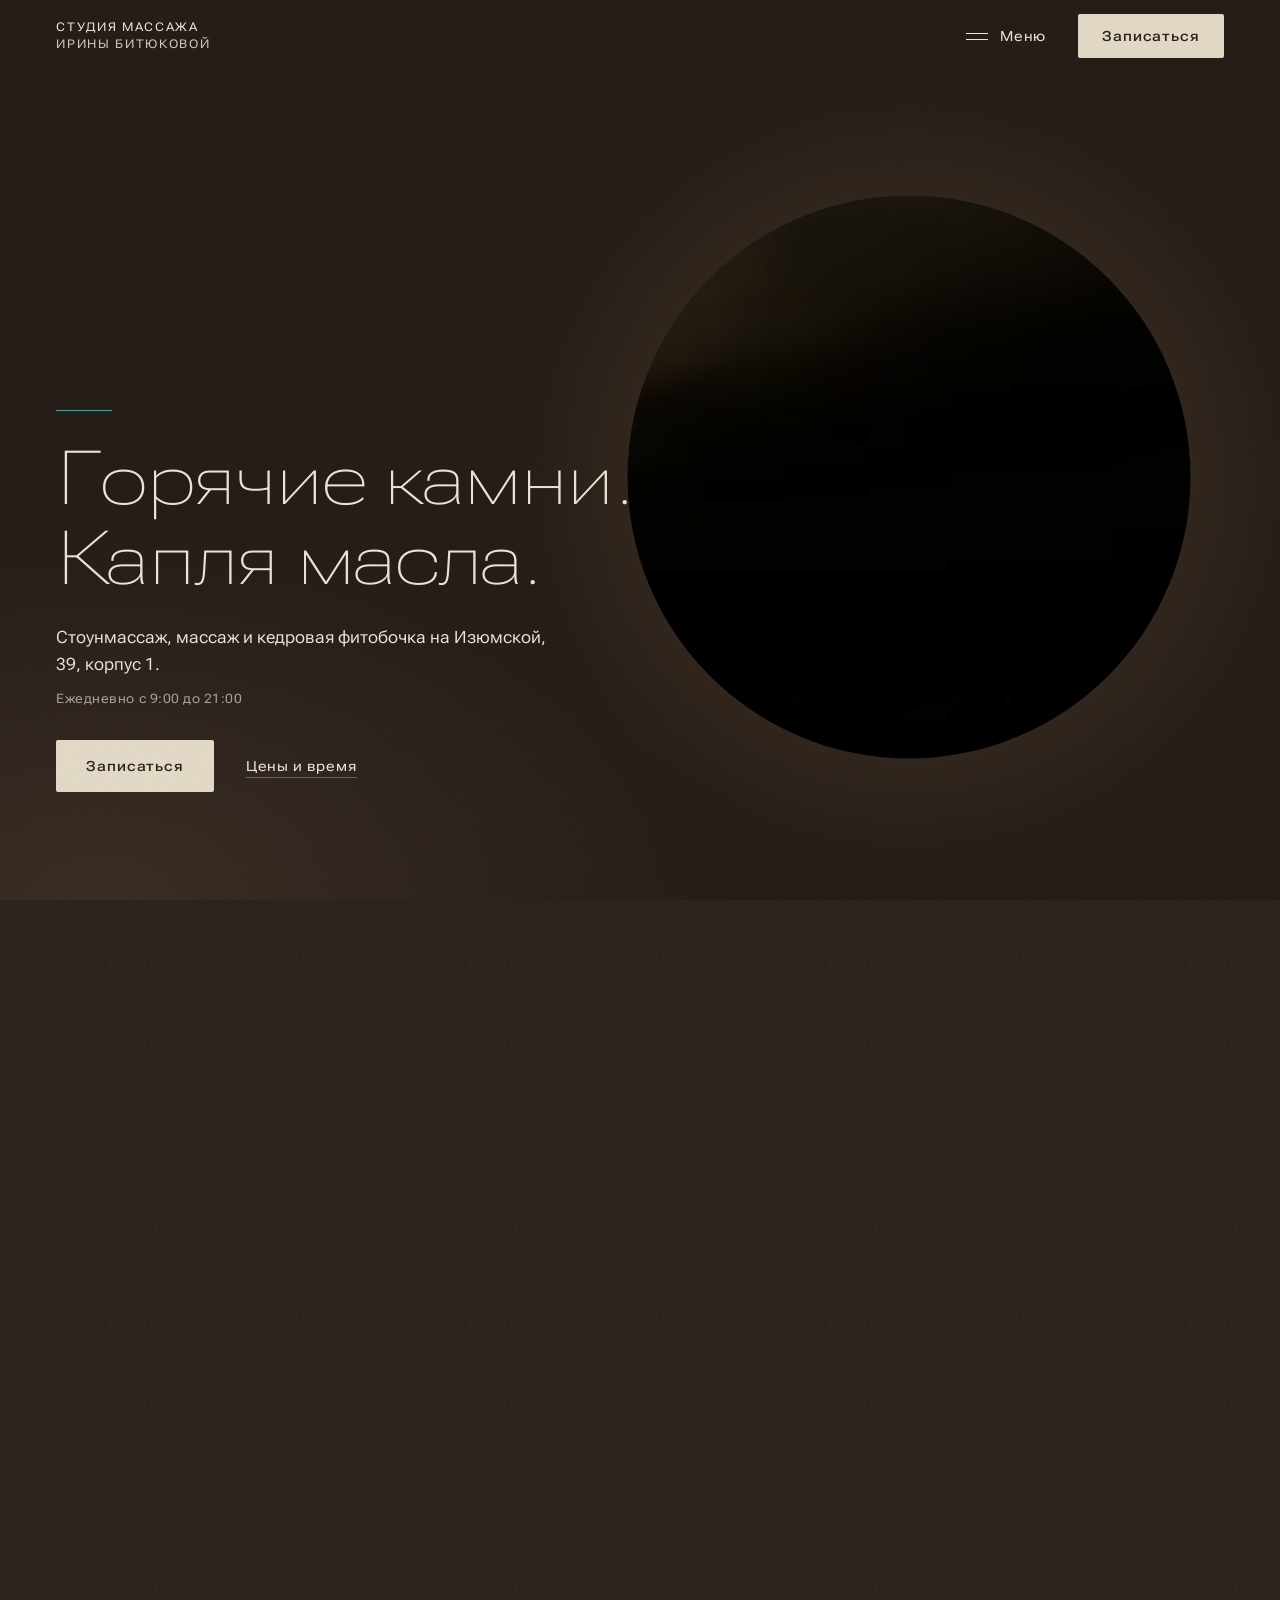
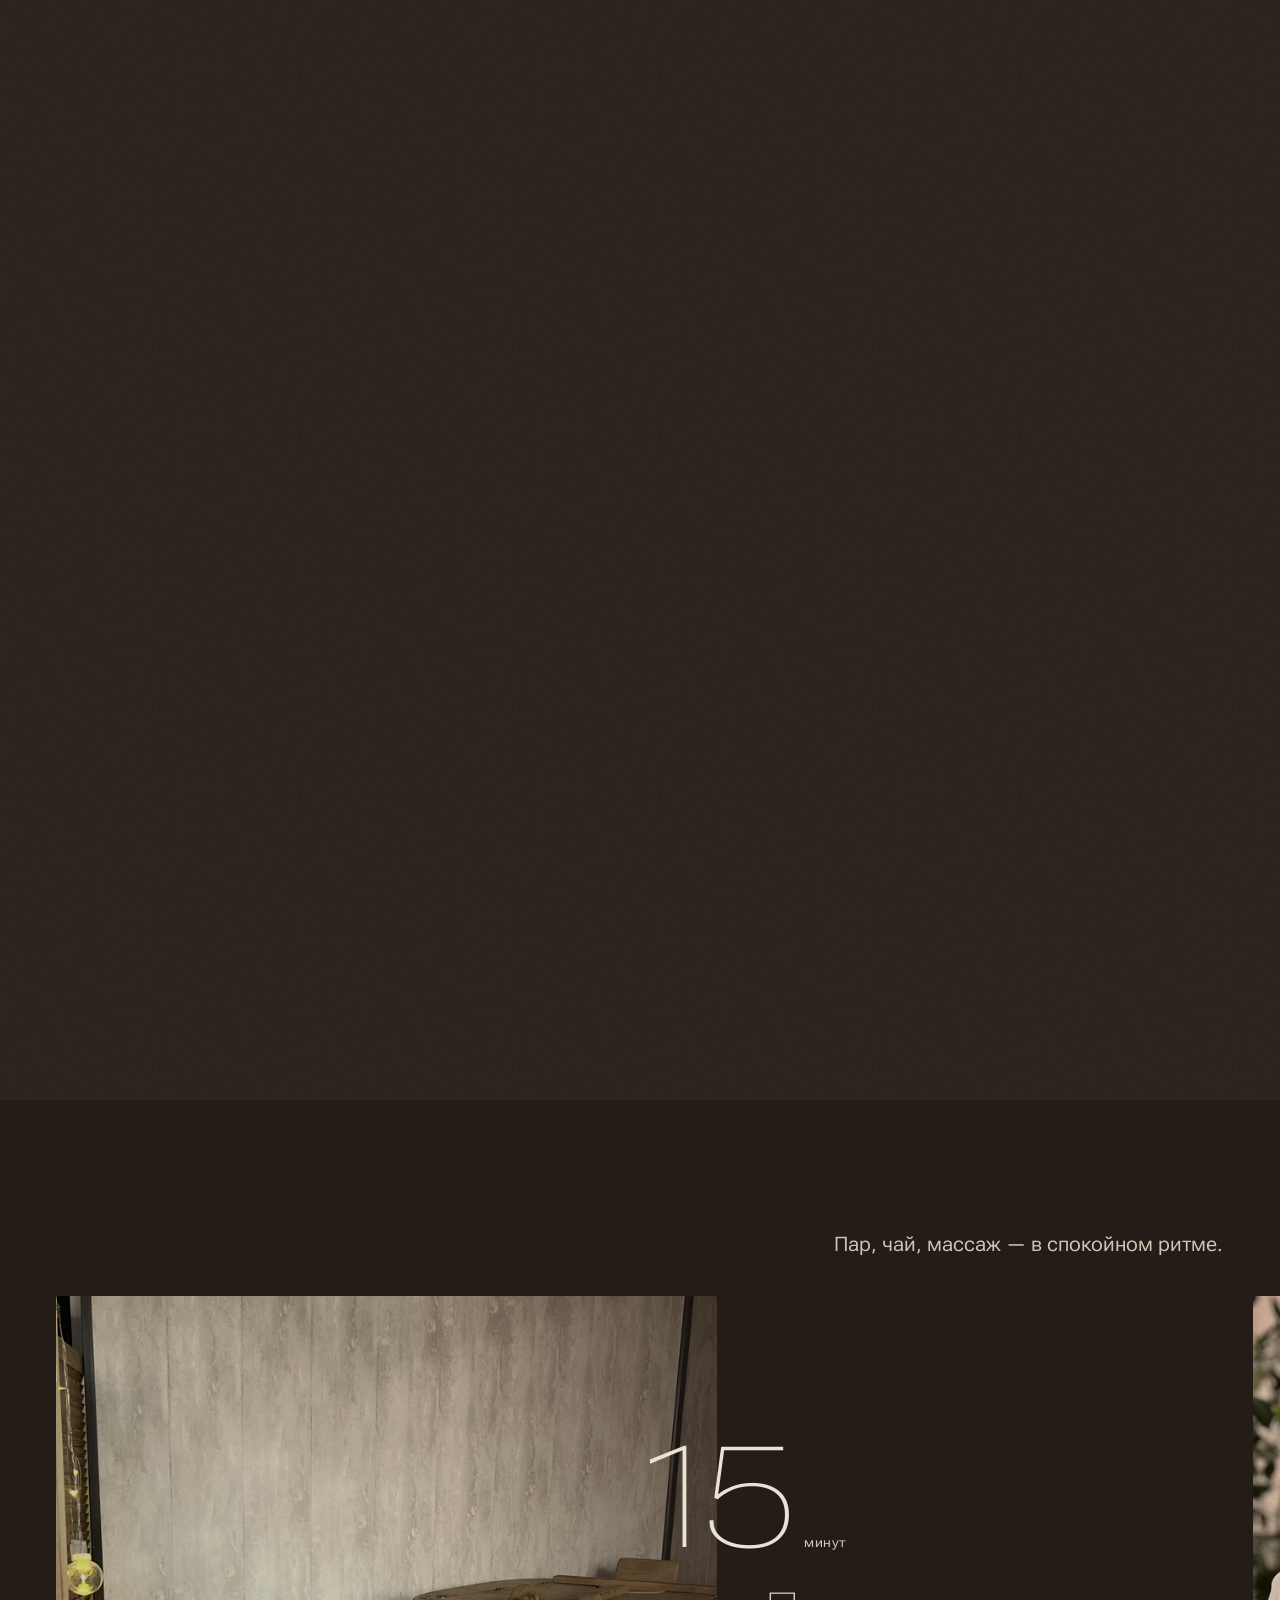
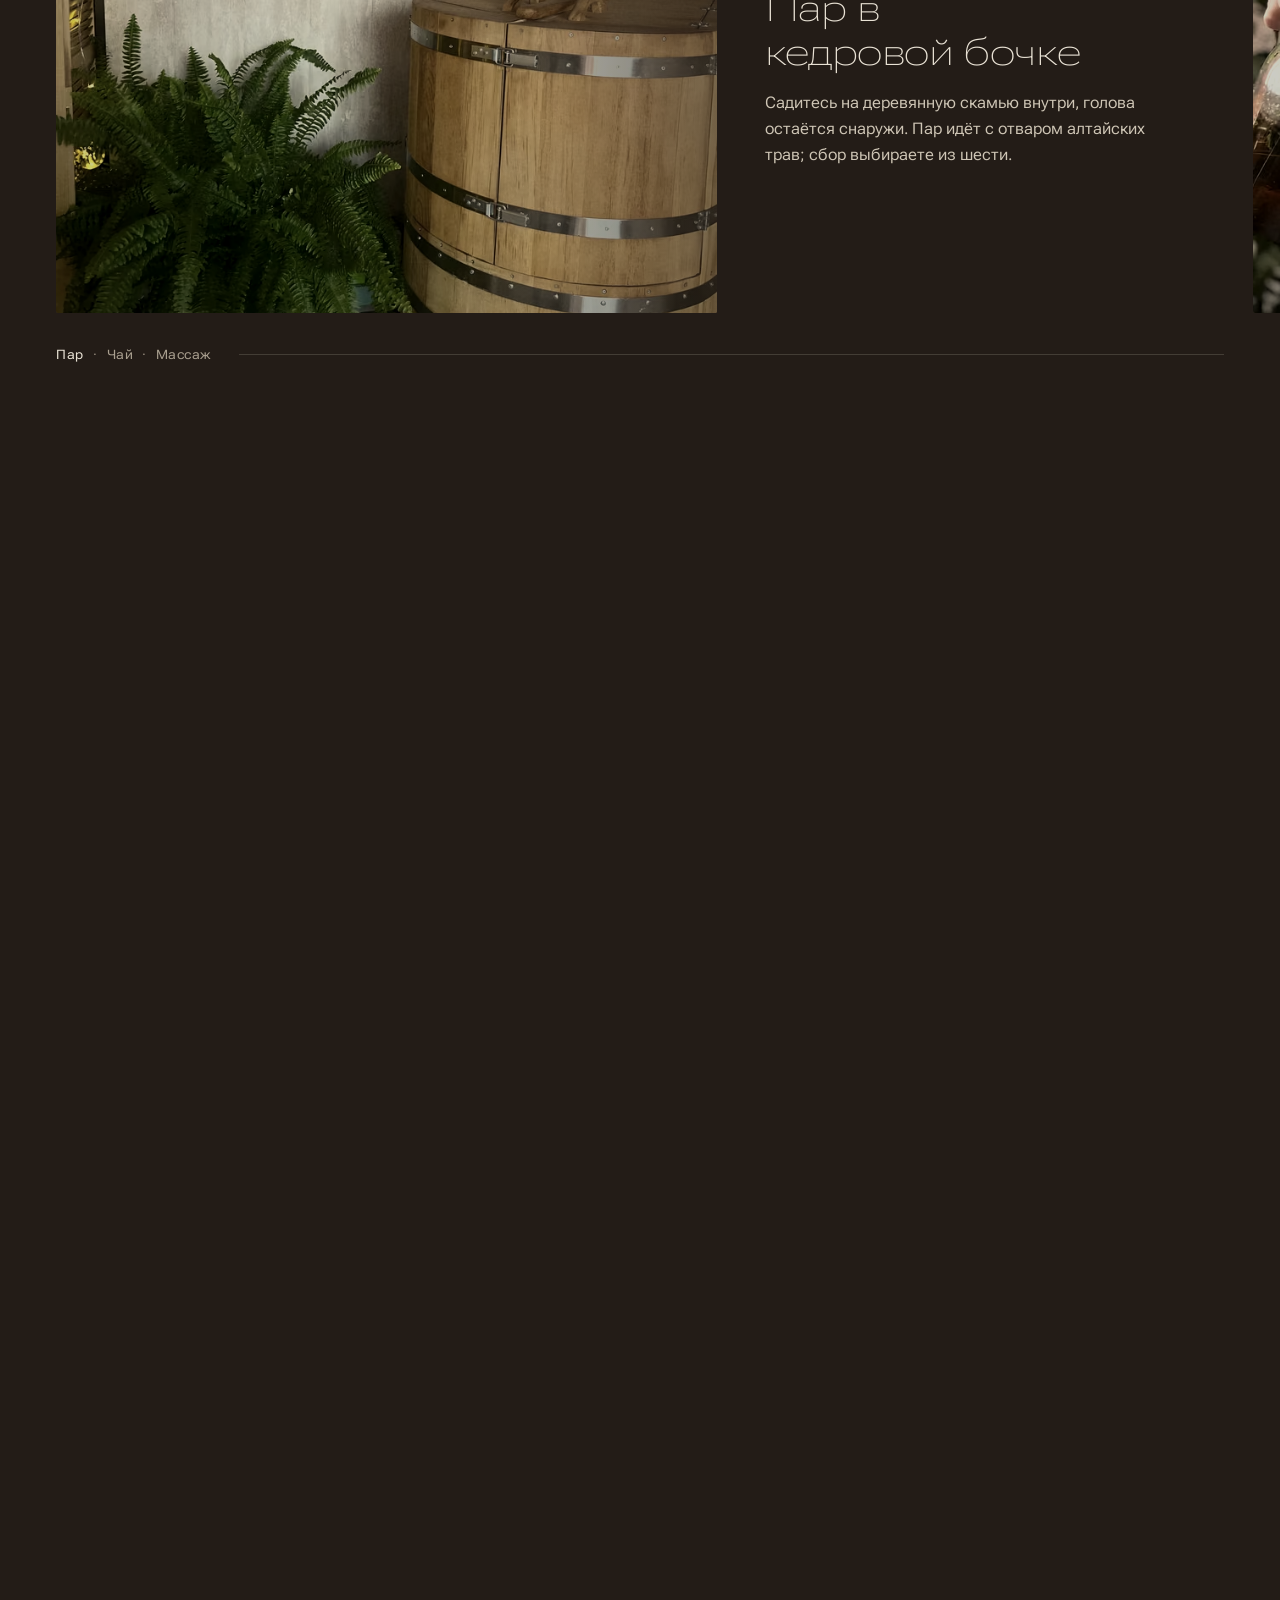
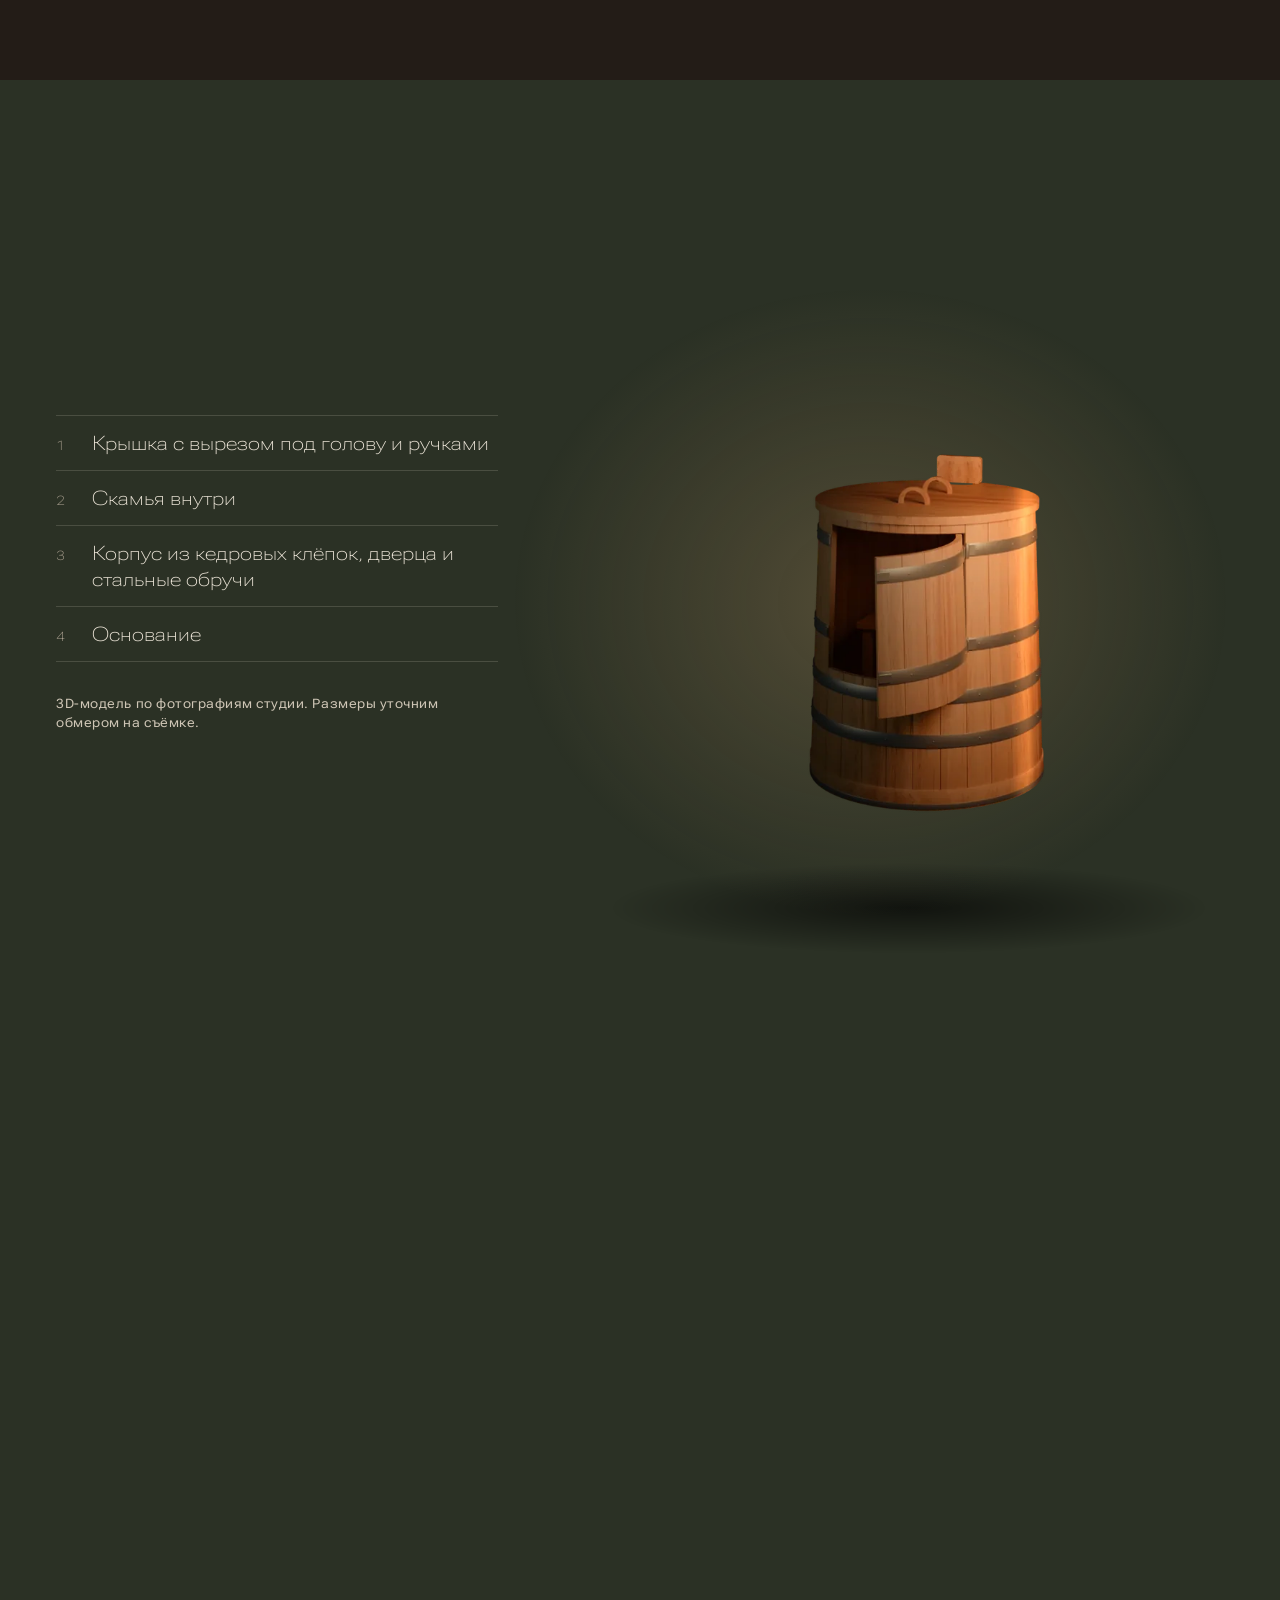
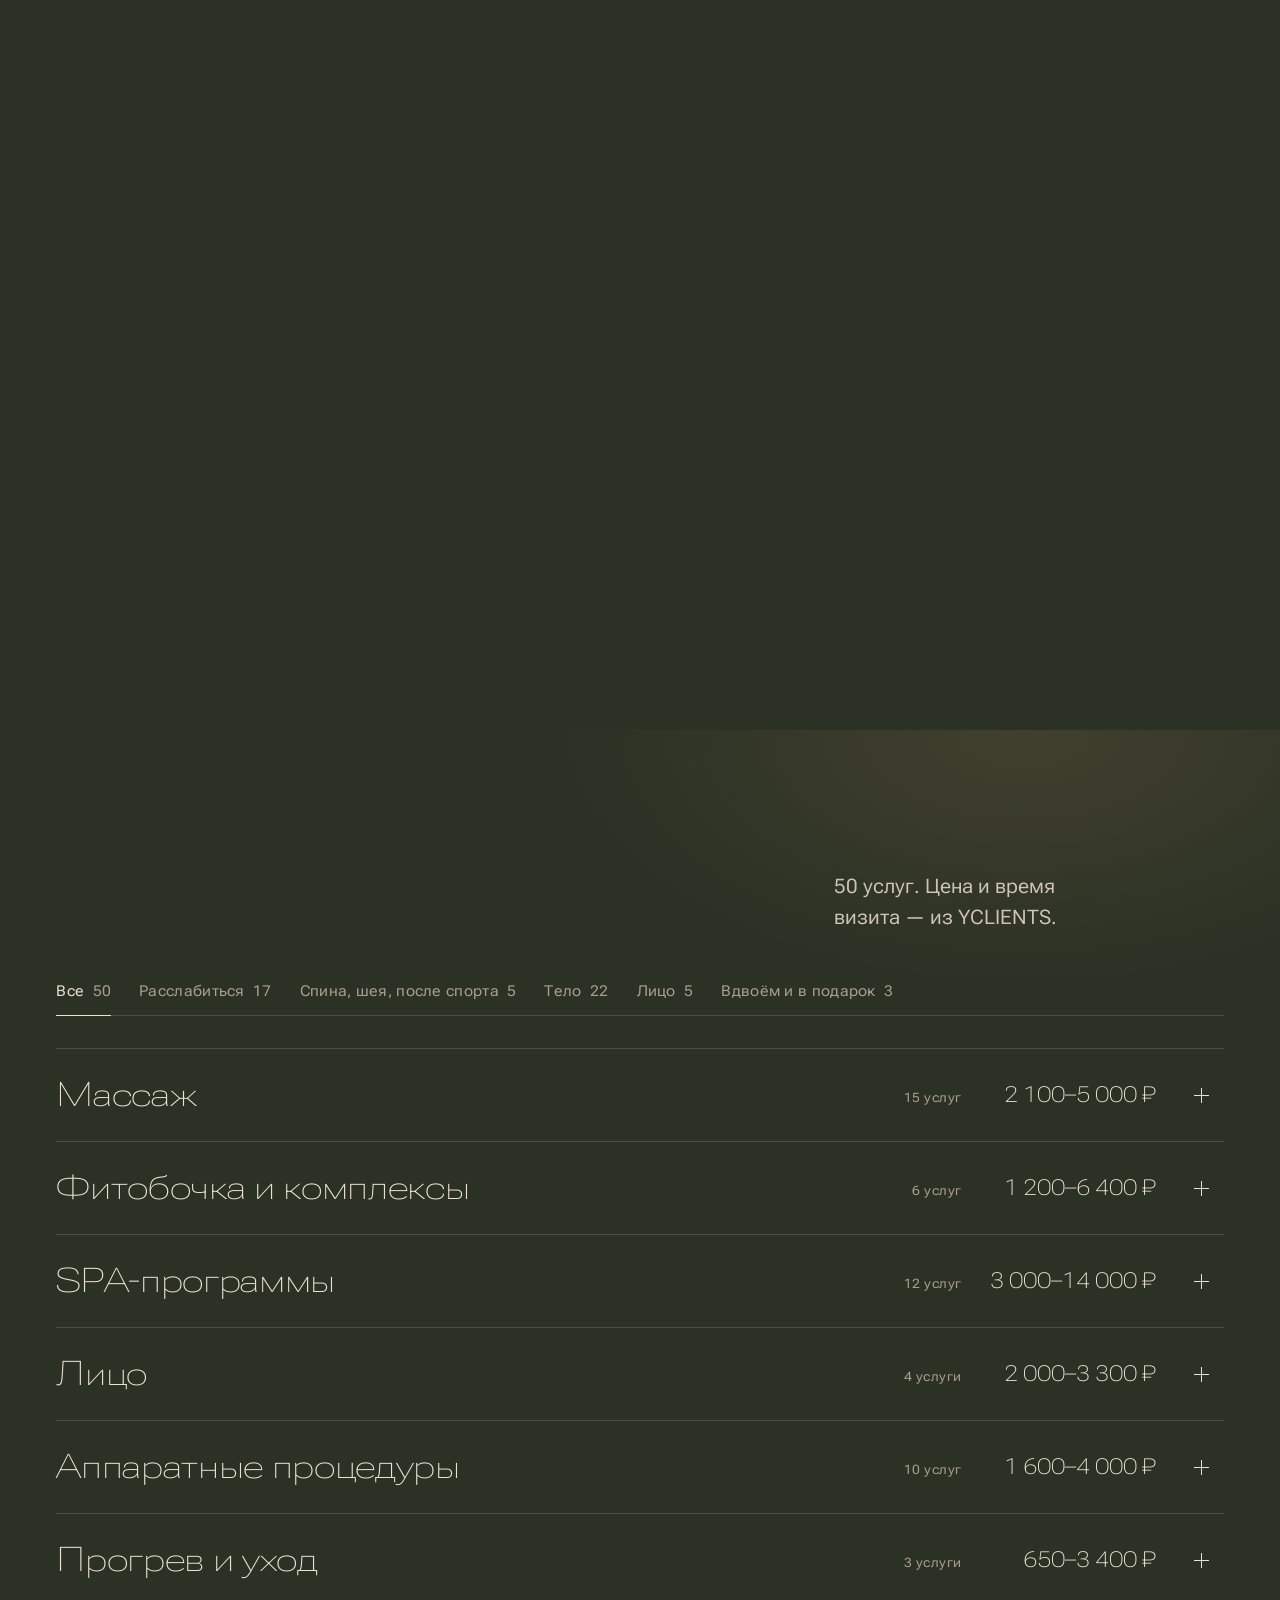
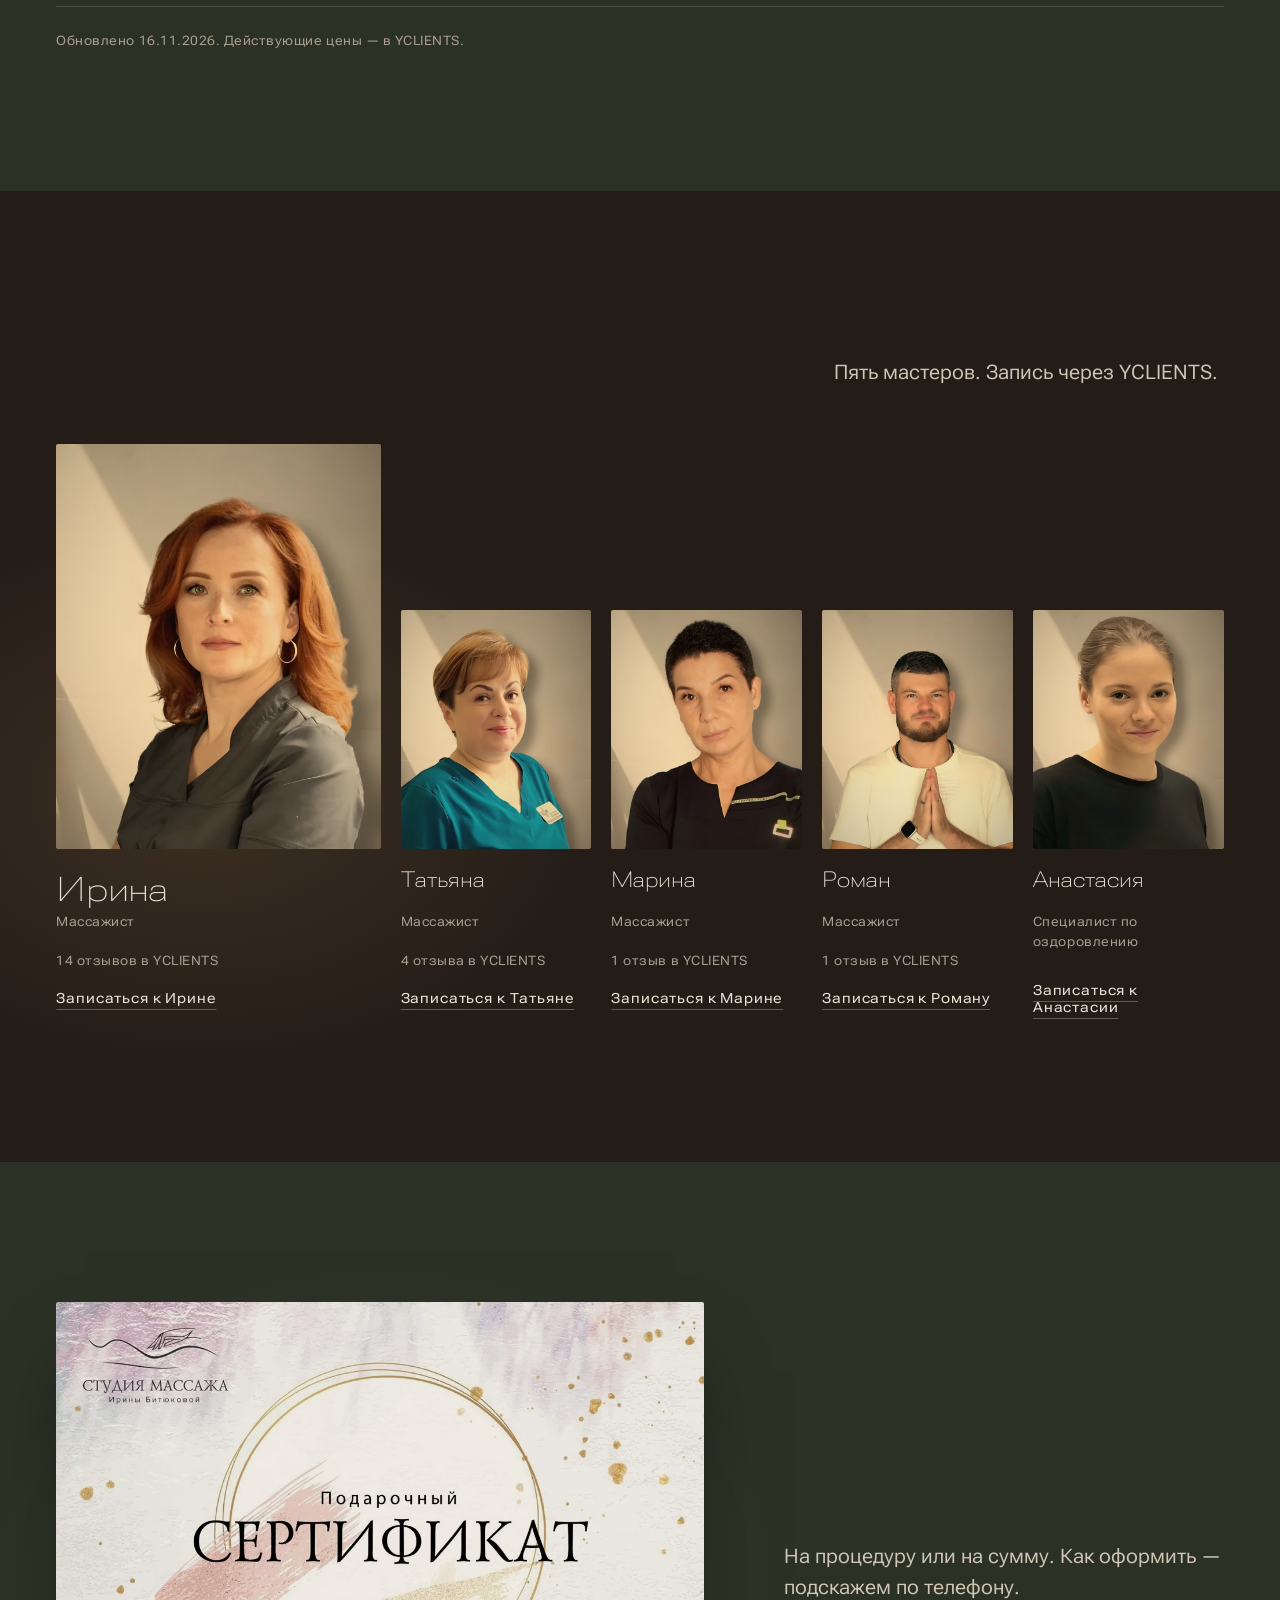
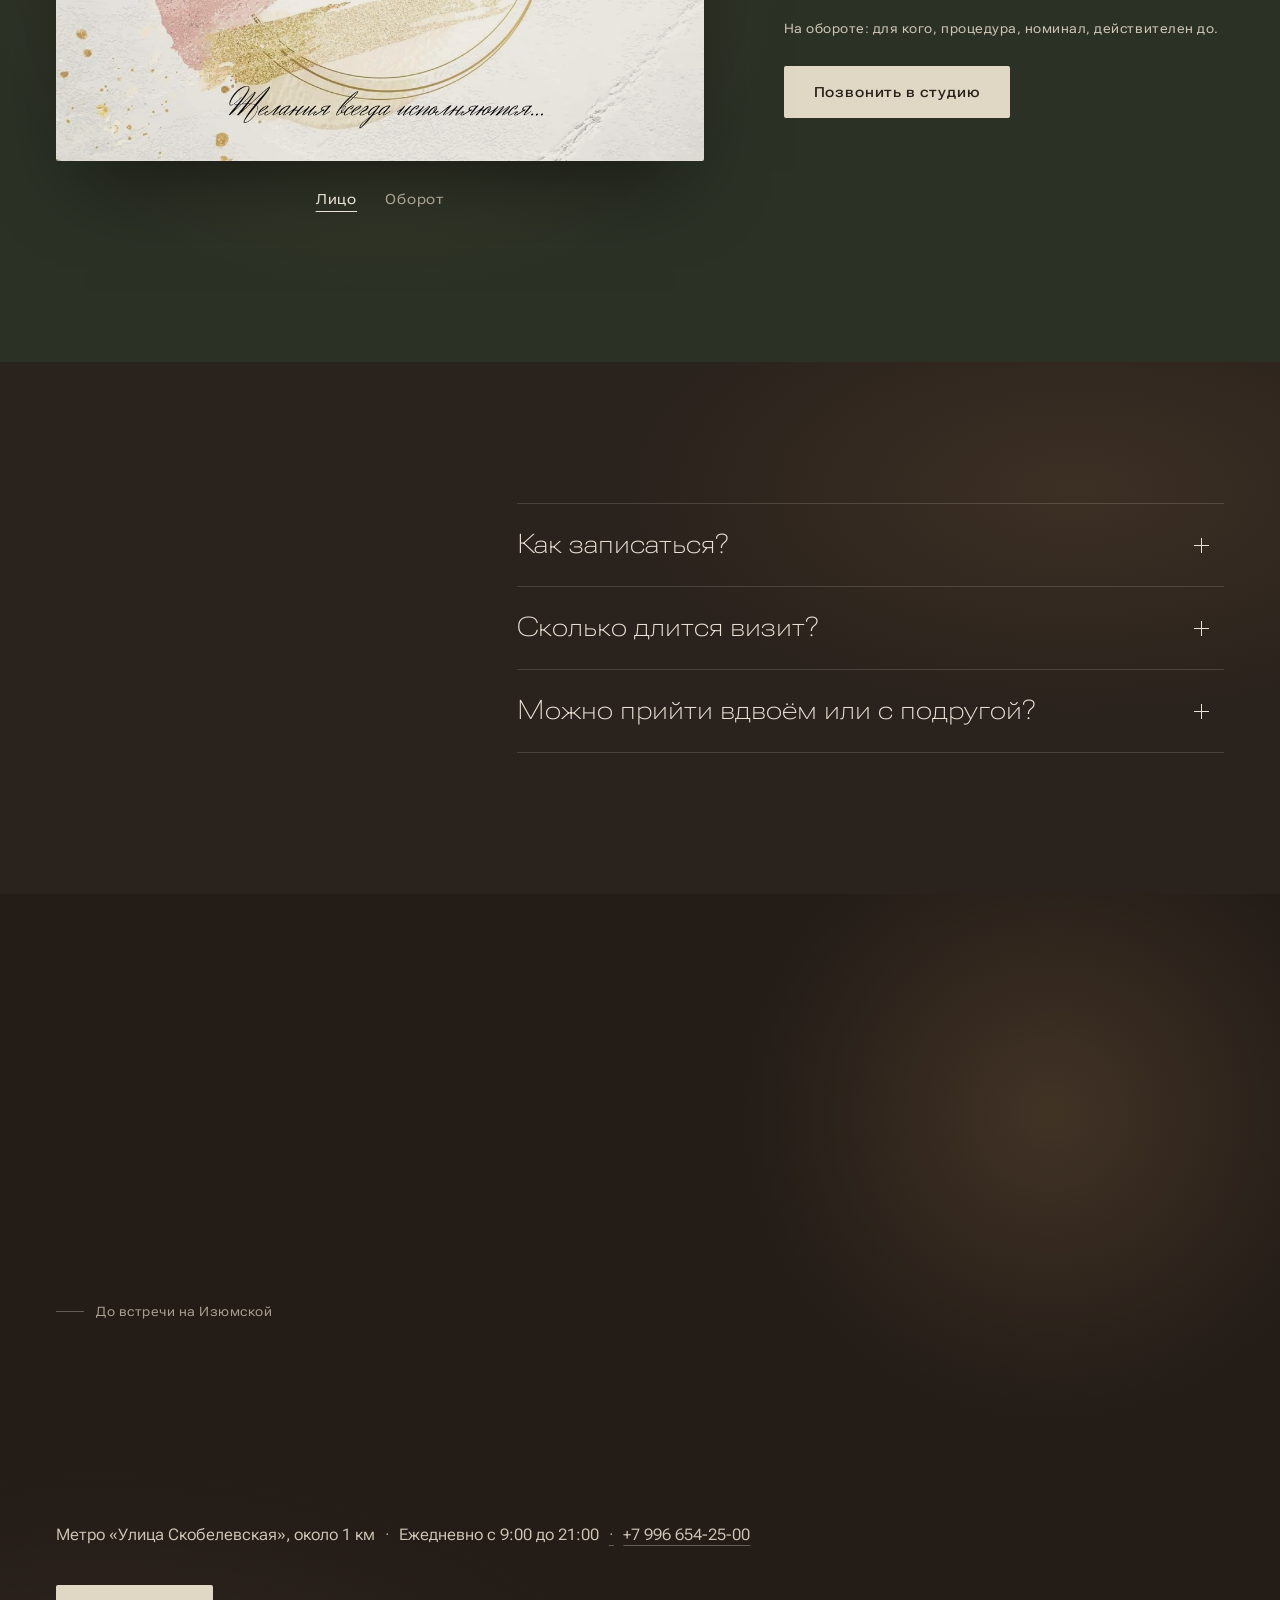
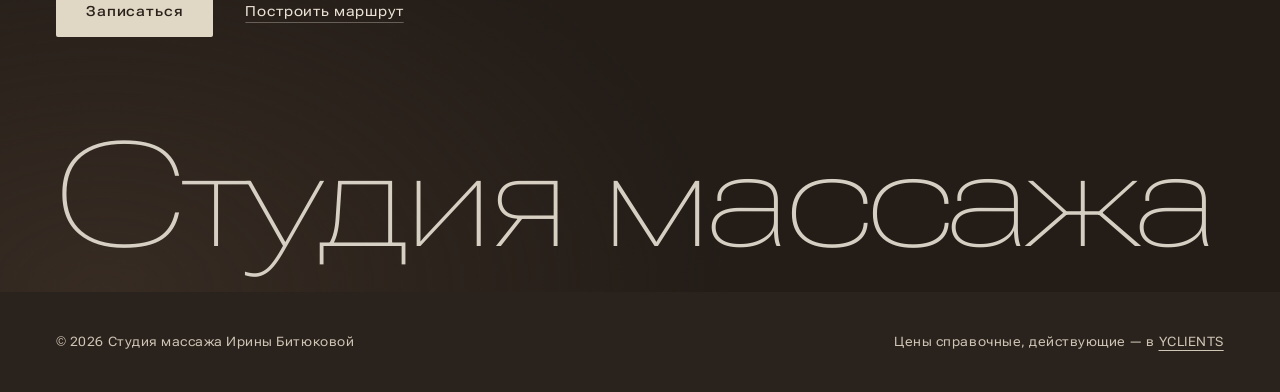
<file: final/m/kamen/index.html>
<!doctype html>
<html lang="ru">
<head>
<meta charset="utf-8">
<meta name="robots" content="noindex, nofollow">
<meta name="viewport" content="width=device-width, initial-scale=1, viewport-fit=cover">
<title>Живой камень — Студия массажа Ирины Битюковой</title>
<meta name="description" content="Массаж тела и лица, SPA-программы и кедровая фитобочка на Изюмской, 39, корпус 1. Цены и время визита, запись через YCLIENTS.">
<meta name="theme-color" content="#231C17">
<meta name="page-type" content="place">
<meta name="page-kind" content="place">
<meta name="site-kind" content="other">
<meta property="og:type" content="website">
<meta property="og:locale" content="ru_RU">
<meta property="og:title" content="Студия массажа Ирины Битюковой">
<meta property="og:description" content="Массаж, SPA и кедровая фитобочка в Южном Бутове. Ежедневно 09:00–21:00.">
<link rel="icon" href="../../assets/brand/logo-mark.png">
<link rel="preload" href="../../assets/fonts/rflex-display.woff2" as="font" type="font/woff2" crossorigin>
<link rel="preload" href="../../assets/fonts/rflex-text.woff2" as="font" type="font/woff2" crossorigin>
<link rel="preload" as="image" href="../../assets/img/kamen-film-poster.avif" type="image/avif" media="(min-width: 768px)" fetchpriority="high">
<link rel="preload" as="image" href="../../assets/img/kamen-film-poster-m.avif" type="image/avif" media="(max-width: 767px)" fetchpriority="high">
<link rel="stylesheet" href="../../css/tokens-a.css">
<link rel="stylesheet" href="style.css">
<script>document.documentElement.classList.add('js')</script>
<script type="application/ld+json">{"@context":"https://schema.org","@type":"DaySpa","name":"Студия массажа Ирины Битюковой","telephone":"+79966542500","address":{"@type":"PostalAddress","streetAddress":"улица Изюмская, 39, к. 1","addressLocality":"Москва","addressCountry":"RU"},"openingHoursSpecification":{"@type":"OpeningHoursSpecification","dayOfWeek":["https://schema.org/Monday","https://schema.org/Tuesday","https://schema.org/Wednesday","https://schema.org/Thursday","https://schema.org/Friday","https://schema.org/Saturday","https://schema.org/Sunday"],"opens":"09:00","closes":"21:00"},"hasMap":"https://yandex.ru/maps/org/86142324560/"}</script>
</head>
<body>
<a class="skip" href="#main">К содержимому</a>
<header class="top" data-top>
  <a class="brand" href="./" aria-label="Студия массажа Ирины Битюковой — на главную"><span>Студия массажа</span><small>Ирины Битюковой</small></a>
  <button class="menu-btn" type="button" data-menu-open aria-expanded="false" aria-controls="menu">Меню</button>
  <a class="a-btn top-book" href="#ceny" data-book="">Записаться</a>
</header>
<div class="menu" id="menu" role="dialog" aria-modal="true" aria-label="Меню" data-menu hidden>
  <nav class="menu-nav" aria-label="Разделы"><a href="#vizit">Визит</a><a href="#ceny">Цены</a><a href="#mastera">Мастера</a><a href="#sertifikat">Сертификат</a><a href="#voprosy">Вопросы</a><a href="#kontakty">Контакты</a></nav>
  <div class="menu-side"><p class="menu-meta">Изюмская, 39, корпус&nbsp;1<br>Ежедневно с&nbsp;9:00 до&nbsp;21:00</p><a class="a-btn" href="#ceny" data-book="">Записаться</a></div>
  <button class="menu-close" type="button" data-menu-close>Закрыть</button>
</div>

<main id="main">
<section class="hero a-grain" aria-labelledby="h1" data-hero>
  <div class="hero-pin">
    <span class="hero-ring" aria-hidden="true" data-hero-ring></span>
    <div class="hero-media" data-hero-media>
      <div class="hero-frame" data-hero-frame>
        <picture class="hero-poster"><source media="(max-width: 767px)" type="image/avif" srcset="../../assets/img/kamen-film-poster-m.avif"><source media="(max-width: 767px)" type="image/webp" srcset="../../assets/img/kamen-film-poster-m.webp"><source type="image/avif" srcset="../../assets/img/kamen-film-poster.avif"><img src="../../assets/img/kamen-film-poster.webp" width="1280" height="720" alt="Тёмные камни в масле на льне, тёплый свет и пар" fetchpriority="high" decoding="async"></picture>
        <video class="hero-loop" muted loop playsinline preload="none" disablepictureinpicture tabindex="-1" aria-hidden="true" data-loop="../../assets/video/kamen-loop.mp4" data-loop-m="../../assets/video/kamen-loop-m.mp4"></video>
        <video class="hero-film" muted playsinline preload="none" disablepictureinpicture tabindex="-1" aria-hidden="true" data-film="../../assets/video/kamen-film.mp4" data-film-m="../../assets/video/kamen-film-m.mp4"></video>
      </div>
      <span class="hero-shade" aria-hidden="true" data-hero-shade></span>
    </div>
    <div class="hero-inner wrap">
      <div class="hero-copy" data-hero-copy>
        <span class="a-rule" aria-hidden="true"></span>
        <h1 class="a-h1" id="h1"><span class="ln"><span>Горячие камни.</span></span> <span class="ln"><span>Капля масла.</span></span></h1>
        <p class="hero-lead">Стоунмассаж, массаж и&nbsp;кедровая фитобочка на&nbsp;Изюмской, 39, корпус&nbsp;1.</p>
        <p class="hero-meta">Ежедневно с&nbsp;9:00 до&nbsp;21:00</p>
        <div class="hero-actions"><a class="a-btn" href="#ceny" data-book="" data-hero-book="">Записаться</a><a class="a-link hero-link" href="#ceny">Цены и время</a></div>
      </div>
    </div>
    <div class="hero-deep" data-hero-deep><p>Тепло камней.<br>Капля масла.<br>Тишина.</p><a class="a-btn" href="#ceny" data-book="">Записаться</a></div>
  </div>
</section>

<section class="ritual" id="vizit" aria-labelledby="vizit-t" data-ritual>
  <div class="ritual-pin">
    <div class="section-head wrap"><h2 class="h2 a-h2" id="vizit-t">Визит как ритуал</h2><p class="lead">Пар, чай, массаж — в спокойном ритме.</p></div>
    <div class="ritual-window">
      <div class="ritual-track" data-ritual-track>
        <article class="pebble">
          <div class="pebble-media"><picture data-pic="par"><source type="image/avif" srcset="../../assets/img/par-780.avif 780w, ../../assets/img/par-1170.avif 1170w, ../../assets/img/par-1560.avif 1560w" sizes="(max-width: 767px) 92vw, 40vw"><img alt="Кедровая фитобочка и папоротник" sizes="(max-width: 767px) 92vw, 40vw" class="pebble-img" loading="lazy" src="../../assets/img/par-1170.webp" srcset="../../assets/img/par-780.webp 780w, ../../assets/img/par-1170.webp 1170w, ../../assets/img/par-1560.webp 1560w" width="1560" height="2080" decoding="async"></picture></div>
          <div class="pebble-copy"><p class="minutes"><span data-minutes="15">15</span><small>минут</small></p><h3>Пар в кедровой бочке</h3><p>Садитесь на деревянную скамью внутри, голова остаётся снаружи. Пар идёт с&nbsp;отваром алтайских трав; сбор выбираете из&nbsp;шести.</p></div>
        </article>
        <article class="pebble">
          <div class="pebble-media"><picture data-pic="chay"><source type="image/avif" srcset="../../assets/img/chay-780.avif 780w, ../../assets/img/chay-1170.avif 1170w, ../../assets/img/chay-1560.avif 1560w" sizes="(max-width: 767px) 92vw, 40vw"><img alt="Алтайский чай наливают из стеклянного чайника" sizes="(max-width: 767px) 92vw, 40vw" class="pebble-img" loading="lazy" src="../../assets/img/chay-1170.webp" srcset="../../assets/img/chay-780.webp 780w, ../../assets/img/chay-1170.webp 1170w, ../../assets/img/chay-1560.webp 1560w" width="1560" height="2080" decoding="async"></picture></div>
          <div class="pebble-copy"><p class="minutes"><span>10–15</span><small>минут</small></p><h3>Алтайский чай с&nbsp;мёдом</h3><p>После бочки — травяной чай с&nbsp;мёдом. Он входит в&nbsp;<span data-gen="chay_programs">13</span> программ.</p></div>
        </article>
        <article class="pebble">
          <div class="pebble-media"><picture data-pic="ruki"><source type="image/avif" srcset="../../assets/img/ruki-640.avif 640w, ../../assets/img/ruki-1080.avif 1080w" sizes="(max-width: 767px) 92vw, 40vw"><img alt="Кабинет студии готов к массажу" sizes="(max-width: 767px) 92vw, 40vw" class="pebble-img" loading="lazy" src="../../assets/img/ruki-1080.webp" srcset="../../assets/img/ruki-640.webp 640w, ../../assets/img/ruki-1080.webp 1080w" width="1080" height="1350" decoding="async"></picture></div>
          <div class="pebble-copy"><p class="minutes"><span data-minutes="90">90</span><small>минут</small></p><h3>Массаж</h3><p>Общий массаж всего тела после бочки и&nbsp;чая.</p><div class="offer"><p class="offer-name">Фитобочка + общий массаж, 1,5 часа</p><p class="offer-meta"><span class="offer-dur">Визит 2 ч 30 мин</span><span class="offer-price">5 400 ₽</span></p><a class="btn" href="https://n1165901.yclients.com/company/1070451/personal/select-time?o=s16233372" target="_blank" rel="noopener">Выбрать время<span class="sr">: Фитобочка + общий массаж, 1,5 часа. Откроется YCLIENTS</span></a></div>
</div>
        </article>
      </div>
    </div>
    <div class="ritual-progress wrap" aria-hidden="true"><ol class="rp-steps"><li class="is-on" data-ritual-step>Пар</li><li data-ritual-step>Чай</li><li data-ritual-step>Массаж</li></ol><span class="rp-line"><span data-ritual-progress></span></span></div>
  </div>
</section>

<section class="b3d" id="bochka" aria-labelledby="b3d-t">
  <div class="b3d-pin" data-seq-pin>
    <div class="b3d-copy"><h2 class="h2 a-h2" id="b3d-t">Бочка в разборе</h2><ol class="b3d-parts"><li>Крышка с вырезом под голову и ручками</li><li>Скамья внутри</li><li>Корпус из кедровых клёпок, дверца и стальные обручи</li><li>Основание</li></ol><p class="meta">3D-модель по фотографиям студии. Размеры уточним обмером на съёмке.</p></div>
    <div class="b3d-stage"><img class="b3d-still" src="../../assets/img/b3d/f24.webp" width="720" height="900" alt="Кедровая бочка в разборе: крышка, скамья, корпус, основание" loading="lazy"><canvas class="b3d-seq" data-seq="../../assets/img/b3d/f" data-count="24" width="720" height="900" aria-hidden="true"></canvas></div>
  </div>
</section>

<section class="prices section" id="ceny" aria-labelledby="ceny-t" data-ceny>
  <div class="wrap">
    <div class="section-head"><h2 class="h2 a-h2" id="ceny-t">Цены и время</h2><p class="lead"><span data-gen="count_all">50</span> услуг. Цена и время визита&nbsp;— из&nbsp;YCLIENTS.</p></div>
    <div class="goals" role="group" aria-label="Что вам нужно"><button type="button" class="goal" data-goal="all" aria-pressed="true">Все <span class="goal-n">50</span></button>
<button type="button" class="goal" data-goal="otdyh" aria-pressed="false">Расслабиться <span class="goal-n">17</span></button>
<button type="button" class="goal" data-goal="spina" aria-pressed="false">Спина, шея, после спорта <span class="goal-n">5</span></button>
<button type="button" class="goal" data-goal="telo" aria-pressed="false">Тело <span class="goal-n">22</span></button>
<button type="button" class="goal" data-goal="lico" aria-pressed="false">Лицо <span class="goal-n">5</span></button>
<button type="button" class="goal" data-goal="vdvoem" aria-pressed="false">Вдвоём и в подарок <span class="goal-n">3</span></button>
</div>
    <p class="ceny-status" data-ceny-status role="status" aria-live="polite"></p>
    <div class="ceny-list"><details class="grp" id="g-massazh" data-grp="massazh"><summary class="grp-s"><h3 class="grp-t">Массаж</h3><span class="grp-m"><span class="grp-n">15 услуг</span><span class="grp-r">2 100–5 000 ₽</span></span><span class="pm" aria-hidden="true"></span></summary>
<ul class="rows">
<li class="row" id="s-16060784" data-goals="telo" data-min="3700" data-max="4000"><details><summary class="row-s"><span class="r-name">Антицеллюлитный массаж, 1 час</span><span class="r-dur">1 ч 5 мин</span><span class="r-price">3 700–4 000 ₽</span><span class="pm" aria-hidden="true"></span></summary><div class="r-body"><p>Антицеллюлитный массаж бёдер, ягодиц и живота. Сеанс длится 1 час.</p><ul class="r-inc"><li>Бёдра, ягодицы и живот</li></ul><p class="r-note">Время визита по YCLIENTS: 1 ч 5 мин. Цена зависит от мастера.</p><a class="btn" href="https://n1165901.yclients.com/company/1070451/personal/select-time?o=s16060784" target="_blank" rel="noopener">Выбрать время<span class="sr">: Антицеллюлитный массаж, 1 час. Откроется YCLIENTS</span></a></div></details></li>
<li class="row" id="s-16060789" data-goals="telo" data-min="4500" data-max="4700"><details><summary class="row-s"><span class="r-name">Антицеллюлитный массаж, 1,5 часа</span><span class="r-dur">1 ч 35 мин</span><span class="r-price">4 500–4 700 ₽</span><span class="pm" aria-hidden="true"></span></summary><div class="r-body"><p>Антицеллюлитный массаж бёдер, ягодиц, живота и рук. Продолжительность: 1,5 часа.</p><ul class="r-inc"><li>Бёдра, ягодицы, живот и руки</li></ul><p class="r-note">Время визита по YCLIENTS: 1 ч 35 мин. Цена зависит от мастера.</p><a class="btn" href="https://n1165901.yclients.com/company/1070451/personal/select-time?o=s16060789" target="_blank" rel="noopener">Выбрать время<span class="sr">: Антицеллюлитный массаж, 1,5 часа. Откроется YCLIENTS</span></a></div></details></li>
<li class="row" id="s-16079879" data-goals="telo" data-min="3500" data-max="3500"><details><summary class="row-s"><span class="r-name">Лимфодренажный массаж, 1 час</span><span class="r-dur">1 ч 5 мин</span><span class="r-price">3 500 ₽</span><span class="pm" aria-hidden="true"></span></summary><div class="r-body"><p>Массаж в лимфодренажной технике продолжительностью 1 час.</p><p class="r-note">Время визита по YCLIENTS: 1 ч 5 мин.</p><a class="btn" href="https://n1165901.yclients.com/company/1070451/personal/select-time?o=s16079879" target="_blank" rel="noopener">Выбрать время<span class="sr">: Лимфодренажный массаж, 1 час. Откроется YCLIENTS</span></a></div></details></li>
<li class="row" id="s-16080419" data-goals="telo" data-min="4500" data-max="4500"><details><summary class="row-s"><span class="r-name">Лимфодренажный массаж, 1,5 часа</span><span class="r-dur">1 ч 45 мин</span><span class="r-price">4 500 ₽</span><span class="pm" aria-hidden="true"></span></summary><div class="r-body"><p>Массаж в лимфодренажной технике продолжительностью 1,5 часа.</p><p class="r-note">Время визита по YCLIENTS: 1 ч 45 мин.</p><a class="btn" href="https://n1165901.yclients.com/company/1070451/personal/select-time?o=s16080419" target="_blank" rel="noopener">Выбрать время<span class="sr">: Лимфодренажный массаж, 1,5 часа. Откроется YCLIENTS</span></a></div></details></li>
<li class="row" id="s-16024286" data-goals="spina" data-min="2500" data-max="2700"><details><summary class="row-s"><span class="r-name">Массаж спины, 45 мин</span><span class="r-dur">50 мин</span><span class="r-price">2 500–2 700 ₽</span><span class="pm" aria-hidden="true"></span></summary><div class="r-body"><p>Массаж спины с проработкой пояснично-крестцовой зоны и шейного отдела. Сеанс длится 45 минут.</p><ul class="r-inc"><li>Спина, пояснично-крестцовая зона и шейный отдел</li></ul><p class="r-note">Время визита по YCLIENTS: 50 мин. Цена зависит от мастера.</p><a class="btn" href="https://n1165901.yclients.com/company/1070451/personal/select-time?o=s16024286" target="_blank" rel="noopener">Выбрать время<span class="sr">: Массаж спины, 45 мин. Откроется YCLIENTS</span></a></div></details></li>
<li class="row" id="s-16060775" data-goals="spina" data-min="2100" data-max="2100"><details><summary class="row-s"><span class="r-name">Массаж шейно-воротниковой зоны, 30 мин</span><span class="r-dur">35 мин</span><span class="r-price">2 100 ₽</span><span class="pm" aria-hidden="true"></span></summary><div class="r-body"><p>Массаж шейно-воротниковой зоны продолжительностью 30 минут.</p><p class="r-note">Время визита по YCLIENTS: 35 мин.</p><a class="btn" href="https://n1165901.yclients.com/company/1070451/personal/select-time?o=s16060775" target="_blank" rel="noopener">Выбрать время<span class="sr">: Массаж шейно-воротниковой зоны, 30 мин. Откроется YCLIENTS</span></a></div></details></li>
<li class="row" id="s-16047810" data-goals="otdyh" data-min="3500" data-max="3900"><details><summary class="row-s"><span class="r-name">Общий массаж для женщин, 1 час</span><span class="r-dur">1 ч 10 мин</span><span class="r-price">3 500–3 900 ₽</span><span class="pm" aria-hidden="true"></span></summary><div class="r-body"><p>Общий массаж ног, спины, шеи и рук. Продолжительность: 1 час.</p><ul class="r-inc"><li>Ноги, спина, шея и руки</li></ul><p class="r-note">Время визита по YCLIENTS: 1 ч 10 мин. Цена зависит от мастера.</p><a class="btn" href="https://n1165901.yclients.com/company/1070451/personal/select-time?o=s16047810" target="_blank" rel="noopener">Выбрать время<span class="sr">: Общий массаж для женщин, 1 час. Откроется YCLIENTS</span></a></div></details></li>
<li class="row" id="s-16059495" data-goals="otdyh" data-min="4400" data-max="4400"><details><summary class="row-s"><span class="r-name">Общий массаж для женщин, 1,5 часа</span><span class="r-dur">1 ч 40 мин</span><span class="r-price">4 400 ₽</span><span class="pm" aria-hidden="true"></span></summary><div class="r-body"><p>Общий массаж всего тела продолжительностью 90 минут. Мастер прорабатывает ноги, спину, шею, руки, живот и голову.</p><ul class="r-inc"><li>Ноги, спина, шея, руки, живот и голова</li></ul><p class="r-note">Время визита по YCLIENTS: 1 ч 40 мин.</p><a class="btn" href="https://n1165901.yclients.com/company/1070451/personal/select-time?o=s16059495" target="_blank" rel="noopener">Выбрать время<span class="sr">: Общий массаж для женщин, 1,5 часа. Откроется YCLIENTS</span></a></div></details></li>
<li class="row" id="s-16060798" data-goals="otdyh" data-min="4900" data-max="5000"><details><summary class="row-s"><span class="r-name">Общий массаж для женщин, 2 часа</span><span class="r-dur">2 ч 15 мин</span><span class="r-price">4 900–5 000 ₽</span><span class="pm" aria-hidden="true"></span></summary><div class="r-body"><p>Классический общий массаж с проработкой мышц ног, спины, шеи, рук, живота и головы. Сеанс длится 2 часа.</p><ul class="r-inc"><li>Ноги, спина, шея, руки, живот и голова</li></ul><p class="r-note">Время визита по YCLIENTS: 2 ч 15 мин. Цена зависит от мастера.</p><a class="btn" href="https://n1165901.yclients.com/company/1070451/personal/select-time?o=s16060798" target="_blank" rel="noopener">Выбрать время<span class="sr">: Общий массаж для женщин, 2 часа. Откроется YCLIENTS</span></a></div></details></li>
<li class="row" id="s-31780086" data-goals="otdyh" data-min="3700" data-max="3700"><details><summary class="row-s"><span class="r-name">Общий массаж для мужчин, 1 час</span><span class="r-dur">1 ч 15 мин</span><span class="r-price">3 700 ₽</span><span class="pm" aria-hidden="true"></span></summary><div class="r-body"><p>Общий массаж ног, спины, шеи и рук. Продолжительность: 1 час.</p><ul class="r-inc"><li>Ноги, спина, шея и руки</li></ul><p class="r-note">Время визита по YCLIENTS: 1 ч 15 мин.</p><a class="btn" href="https://n1165901.yclients.com/company/1070451/personal/select-time?o=s31780086" target="_blank" rel="noopener">Выбрать время<span class="sr">: Общий массаж для мужчин, 1 час. Откроется YCLIENTS</span></a></div></details></li>
<li class="row" id="s-16060770" data-goals="otdyh" data-min="4600" data-max="4600"><details><summary class="row-s"><span class="r-name">Общий массаж для мужчин, 1,5 часа</span><span class="r-dur">1 ч 45 мин</span><span class="r-price">4 600 ₽</span><span class="pm" aria-hidden="true"></span></summary><div class="r-body"><p>Общий массаж всего тела продолжительностью 1,5 часа. В сеанс входят ноги, спина, шея, руки и голова.</p><ul class="r-inc"><li>Ноги, спина, шея, руки и голова</li></ul><p class="r-note">Время визита по YCLIENTS: 1 ч 45 мин.</p><a class="btn" href="https://n1165901.yclients.com/company/1070451/personal/select-time?o=s16060770" target="_blank" rel="noopener">Выбрать время<span class="sr">: Общий массаж для мужчин, 1,5 часа. Откроется YCLIENTS</span></a></div></details></li>
<li class="row" id="s-16060809" data-goals="otdyh" data-min="5000" data-max="5000"><details><summary class="row-s"><span class="r-name">Общий массаж для мужчин, 2 часа</span><span class="r-dur">2 ч</span><span class="r-price">5 000 ₽</span><span class="pm" aria-hidden="true"></span></summary><div class="r-body"><p>Классический общий массаж с проработкой мышц ног, спины, шеи, рук и головы. Сеанс длится 2 часа.</p><ul class="r-inc"><li>Ноги, спина, шея, руки и голова</li></ul><p class="r-note">Время визита по YCLIENTS: 2 ч.</p><a class="btn" href="https://n1165901.yclients.com/company/1070451/personal/select-time?o=s16060809" target="_blank" rel="noopener">Выбрать время<span class="sr">: Общий массаж для мужчин, 2 часа. Откроется YCLIENTS</span></a></div></details></li>
<li class="row" id="s-25358865" data-goals="spina" data-min="3700" data-max="3700"><details><summary class="row-s"><span class="r-name">Спортивный массаж, 60 мин</span><span class="r-dur">1 ч 10 мин</span><span class="r-price">3 700 ₽</span><span class="pm" aria-hidden="true"></span></summary><div class="r-body"><p>Интенсивная техника массажа с проработкой мышц и связок. Продолжительность сеанса: 60 минут.</p><ul class="r-inc"><li>Проработка мышц и связок</li></ul><p class="r-note">Время визита по YCLIENTS: 1 ч 10 мин.</p><a class="btn" href="https://n1165901.yclients.com/company/1070451/personal/select-time?o=s25358865" target="_blank" rel="noopener">Выбрать время<span class="sr">: Спортивный массаж, 60 мин. Откроется YCLIENTS</span></a></div></details></li>
<li class="row" id="s-25359054" data-goals="spina" data-min="4500" data-max="4500"><details><summary class="row-s"><span class="r-name">Спортивный массаж, 90 мин</span><span class="r-dur">1 ч 45 мин</span><span class="r-price">4 500 ₽</span><span class="pm" aria-hidden="true"></span></summary><div class="r-body"><p>Спортивный массаж мышц и связок. Сеанс длится 90 минут.</p><ul class="r-inc"><li>Проработка мышц и связок</li></ul><p class="r-note">Время визита по YCLIENTS: 1 ч 45 мин.</p><a class="btn" href="https://n1165901.yclients.com/company/1070451/personal/select-time?o=s25359054" target="_blank" rel="noopener">Выбрать время<span class="sr">: Спортивный массаж, 90 мин. Откроется YCLIENTS</span></a></div></details></li>
<li class="row" id="s-16080443" data-goals="otdyh" data-min="4500" data-max="4500"><details><summary class="row-s"><span class="r-name">Стоунмассаж</span><span class="r-dur">1 ч 40 мин</span><span class="r-price">4 500 ₽</span><span class="pm" aria-hidden="true"></span></summary><div class="r-body"><p>Во время массажа мастер использует специально нагретые камни. Они отдают тепло и прогревают напряжённые мышцы.</p><ul class="r-inc"><li>Массаж нагретыми камнями</li></ul><p class="r-note">Время визита по YCLIENTS: 1 ч 40 мин.</p><a class="btn" href="https://n1165901.yclients.com/company/1070451/personal/select-time?o=s16080443" target="_blank" rel="noopener">Выбрать время<span class="sr">: Стоунмассаж. Откроется YCLIENTS</span></a></div></details></li>
</ul></details>
<details class="grp" id="g-fitobochka" data-grp="fitobochka"><summary class="grp-s"><h3 class="grp-t">Фитобочка и комплексы</h3><span class="grp-m"><span class="grp-n">6 услуг</span><span class="grp-r">1 200–6 400 ₽</span></span><span class="pm" aria-hidden="true"></span></summary>
<ul class="rows">
<li class="row" id="s-26303911" data-goals="telo" data-min="2400" data-max="2400"><details><summary class="row-s"><span class="r-name">Кедровая бочка + маска для тела, 50 мин</span><span class="r-dur">1 ч 20 мин</span><span class="r-price">2 400 ₽</span><span class="pm" aria-hidden="true"></span></summary><div class="r-body"><p>Парение в кедровой бочке и крем-маска для тела, общая длительность 50 минут. Варианты маски: лифтинг, водорослевая или питательная.</p><ul class="r-inc"><li>Парение в кедровой бочке</li><li>Крем-маска для тела на выбор: лифтинг, водорослевая или питательная</li></ul><p class="r-note">Время визита по YCLIENTS: 1 ч 20 мин.</p><a class="btn" href="https://n1165901.yclients.com/company/1070451/personal/select-time?o=s26303911" target="_blank" rel="noopener">Выбрать время<span class="sr">: Кедровая бочка + маска для тела, 50 мин. Откроется YCLIENTS</span></a></div></details></li>
<li class="row" id="s-26303947" data-goals="telo" data-min="2300" data-max="2300"><details><summary class="row-s"><span class="r-name">Кедровая бочка + пилинг/скраб, 60 мин</span><span class="r-dur">1 ч 30 мин</span><span class="r-price">2 300 ₽</span><span class="pm" aria-hidden="true"></span></summary><div class="r-body"><p>Программа включает парение в кедровой бочке, скрабирование тела, душ и алтайский чай. Общая длительность: 60 минут.</p><ul class="r-inc"><li>Парение в кедровой бочке</li><li>Скрабирование тела</li><li>Душ</li><li>Алтайский чай</li></ul><p class="r-note">Время визита по YCLIENTS: 1 ч 30 мин.</p><a class="btn" href="https://n1165901.yclients.com/company/1070451/personal/select-time?o=s26303947" target="_blank" rel="noopener">Выбрать время<span class="sr">: Кедровая бочка + пилинг/скраб, 60 мин. Откроется YCLIENTS</span></a></div></details></li>
<li class="row" id="s-16024826" data-goals="otdyh" data-min="1200" data-max="1200"><details><summary class="row-s"><span class="r-name">Кедровая фитобочка</span><span class="r-dur">30 мин</span><span class="r-price">1 200 ₽</span><span class="pm" aria-hidden="true"></span></summary><div class="r-body"><p>Парение в кедровой бочке с отваром алтайских трав занимает 10-15 минут. После парения подают травяной чай с мёдом.</p><ul class="r-inc"><li>Парение в кедровой бочке с отваром алтайских трав, 10-15 минут</li><li>Травяной чай с мёдом</li></ul><p class="r-note">Время визита по YCLIENTS: 30 мин.</p><a class="btn" href="https://n1165901.yclients.com/company/1070451/personal/select-time?o=s16024826" target="_blank" rel="noopener">Выбрать время<span class="sr">: Кедровая фитобочка. Откроется YCLIENTS</span></a></div></details></li>
<li class="row" id="s-18283013" data-goals="lico" data-min="6400" data-max="6400"><details><summary class="row-s"><span class="r-name">Комплексный массаж: тело и лицо</span><span class="r-dur">2 ч 10 мин</span><span class="r-price">6 400 ₽</span><span class="pm" aria-hidden="true"></span></summary><div class="r-body"><p>Массаж тела на 1,5 часа и классический массаж лица на 40 минут. Уход для лица включает очищение и заключительный крем или маску.</p><ul class="r-inc"><li>Массаж тела, 1,5 часа</li><li>Классический массаж лица, 40 минут</li><li>Очищение кожи лица</li><li>Заключительный крем или маска для лица</li></ul><p class="r-note">Время визита по YCLIENTS: 2 ч 10 мин.</p><a class="btn" href="https://n1165901.yclients.com/company/1070451/personal/select-time?o=s18283013" target="_blank" rel="noopener">Выбрать время<span class="sr">: Комплексный массаж: тело и лицо. Откроется YCLIENTS</span></a></div></details></li>
<li class="row" id="s-16233387" data-goals="spina" data-min="3600" data-max="3600"><details><summary class="row-s"><span class="r-name">Фитобочка + массаж спины</span><span class="r-dur">1 ч 40 мин</span><span class="r-price">3 600 ₽</span><span class="pm" aria-hidden="true"></span></summary><div class="r-body"><p>Сначала вас ждут 15 минут парения в кедровой фитобочке и алтайский чай с мёдом. Затем мастер проводит массаж спины продолжительностью 50 минут.</p><ul class="r-inc"><li>Парение в кедровой фитобочке, 15 минут</li><li>Алтайский чай с мёдом, 15 минут</li><li>Массаж спины, 50 минут</li></ul><p class="r-note">Время визита по YCLIENTS: 1 ч 40 мин.</p><a class="btn" href="https://n1165901.yclients.com/company/1070451/personal/select-time?o=s16233387" target="_blank" rel="noopener">Выбрать время<span class="sr">: Фитобочка + массаж спины. Откроется YCLIENTS</span></a></div></details></li>
<li class="row" id="s-16233372" data-goals="otdyh" data-min="5400" data-max="5400"><details><summary class="row-s"><span class="r-name">Фитобочка + общий массаж, 1,5 часа</span><span class="r-dur">2 ч 30 мин</span><span class="r-price">5 400 ₽</span><span class="pm" aria-hidden="true"></span></summary><div class="r-body"><p>Программа начинается с 15 минут парения в кедровой фитобочке и алтайского чая с мёдом. Затем следует общий массаж всего тела продолжительностью 1,5 часа.</p><ul class="r-inc"><li>Парение в кедровой фитобочке, 15 минут</li><li>Травяной сбор для парения на выбор</li><li>Алтайский чай с мёдом, 10-15 минут</li><li>Общий массаж всего тела, 1,5 часа</li></ul><p class="r-note">Время визита по YCLIENTS: 2 ч 30 мин.</p><a class="btn" href="https://n1165901.yclients.com/company/1070451/personal/select-time?o=s16233372" target="_blank" rel="noopener">Выбрать время<span class="sr">: Фитобочка + общий массаж, 1,5 часа. Откроется YCLIENTS</span></a></div></details></li>
</ul></details>
<details class="grp" id="g-spa" data-grp="spa"><summary class="grp-s"><h3 class="grp-t">SPA-программы</h3><span class="grp-m"><span class="grp-n">12 услуг</span><span class="grp-r">3 000–14 000 ₽</span></span><span class="pm" aria-hidden="true"></span></summary>
<ul class="rows">
<li class="row" id="s-26437543" data-goals="otdyh" data-min="3000" data-max="3000"><details><summary class="row-s"><span class="r-name">Аромамассаж «Симфония клеток»</span><span class="r-dur">1 ч 20 мин</span><span class="r-price">3 000 ₽</span><span class="pm" aria-hidden="true"></span></summary><div class="r-body"><p>Массаж с эфирными маслами doTERRA, которые подбирают под ваш запрос.</p><ul class="r-inc"><li>Массаж с подобранными эфирными маслами doTERRA</li></ul><p class="r-note">Время визита по YCLIENTS: 1 ч 20 мин.</p><a class="btn" href="https://n1165901.yclients.com/company/1070451/personal/select-time?o=s26437543" target="_blank" rel="noopener">Выбрать время<span class="sr">: Аромамассаж «Симфония клеток». Откроется YCLIENTS</span></a></div></details></li>
<li class="row" id="s-18374428" data-goals="vdvoem" data-min="10500" data-max="12000"><details><summary class="row-s"><span class="r-name">Для двоих</span><span class="r-dur">3 ч</span><span class="r-price">10 500–12 000 ₽</span><span class="pm" aria-hidden="true"></span></summary><div class="r-body"><p>Программа для двух гостей включает парение в кедровой фитобочке и разные варианты массажа. Для него предусмотрен массаж на 1,5 часа, для неё: пилинг, массаж тела на 60 минут, массаж лица и чайная церемония.</p><ul class="r-inc"><li>Парение в кедровой фитобочке, 15 минут</li><li>Травяной сбор для парения на выбор</li><li>Для него: массаж, 1,5 часа</li><li>Для неё: пилинг, массаж тела, 60 минут</li><li>Для неё: массаж лица</li><li>Чайная церемония</li></ul><p class="r-note">Время визита по YCLIENTS: 3 ч. Цена зависит от мастера.</p><a class="btn" href="https://n1165901.yclients.com/company/1070451/personal/select-time?o=s18374428" target="_blank" rel="noopener">Выбрать время<span class="sr">: Для двоих. Откроется YCLIENTS</span></a></div></details></li>
<li class="row" id="s-16353933" data-goals="telo" data-min="4900" data-max="7400"><details><summary class="row-s"><span class="r-name">Обёртывание «Водорослевое»</span><span class="r-dur">3 ч</span><span class="r-price">4 900–7 400 ₽</span><span class="pm" aria-hidden="true"></span></summary><div class="r-body"><p>Два варианта водорослевого обёртывания с косметикой Thalac. Короткий занимает 1,5 часа, расширенный с лимфодренажным массажем длится от 2,5 до 3 часов.</p><ul class="r-inc"><li>Вариант на 1,5 часа: скрабирование, обёртывание с гелем-катализатором и маской, душ, заключительный крем</li><li>Вариант от 2,5 до 3 часов: скрабирование, обёртывание, душ, лимфодренажный массаж с водорослевым кремом</li><li>Микронизированные водоросли и косметика Thalac</li></ul><p class="r-note">Время визита по YCLIENTS: 3 ч. Цена зависит от мастера.</p><a class="btn" href="https://n1165901.yclients.com/company/1070451/personal/select-time?o=s16353933" target="_blank" rel="noopener">Выбрать время<span class="sr">: Обёртывание «Водорослевое». Откроется YCLIENTS</span></a></div></details></li>
<li class="row" id="s-16353967" data-goals="telo" data-min="4500" data-max="8500"><details><summary class="row-s"><span class="r-name">Обёртывание «Шоколадная магия»</span><span class="r-dur">3 ч 30 мин</span><span class="r-price">4 500–8 500 ₽</span><span class="pm" aria-hidden="true"></span></summary><div class="r-body"><p>Шоколадное обёртывание с косметикой Janssen со скрабированием, душем и заключительным кремом. Можно выбрать программу на 1,5 часа или расширенную версию с лимфодренажным либо расслабляющим массажем продолжительностью от 2,5 до 3 часов.</p><ul class="r-inc"><li>Вариант на 1,5 часа: скрабирование или пилинг, шоколадное обёртывание, душ, заключительный крем</li><li>Вариант от 2,5 до 3 часов: скрабирование, шоколадное обёртывание, душ, лимфодренажный или расслабляющий массаж</li><li>Косметика Janssen</li></ul><p class="r-note">Время визита по YCLIENTS: 3 ч 30 мин. Цена зависит от мастера.</p><a class="btn" href="https://n1165901.yclients.com/company/1070451/personal/select-time?o=s16353967" target="_blank" rel="noopener">Выбрать время<span class="sr">: Обёртывание «Шоколадная магия». Откроется YCLIENTS</span></a></div></details></li>
<li class="row" id="s-18374390" data-goals="otdyh" data-min="4900" data-max="5900"><details><summary class="row-s"><span class="r-name">Оздоровление</span><span class="r-dur">3 ч</span><span class="r-price">4 900–5 900 ₽</span><span class="pm" aria-hidden="true"></span></summary><div class="r-body"><p>В программу входят 15 минут парения в кедровой фитобочке, скрабирование и душ. Затем мастер проводит массаж на 60 или 90 минут в выбранной технике, после которого подают травяной алтайский чай.</p><ul class="r-inc"><li>Парение в кедровой фитобочке, 15 минут</li><li>Травяной сбор для парения на выбор</li><li>Скрабирование и душ</li><li>Массаж на выбор: лимфодренажный, расслабляющий или классический, 60 или 90 минут</li><li>Травяной алтайский чай</li></ul><p class="r-note">Время визита по YCLIENTS: 3 ч. Цена зависит от мастера.</p><a class="btn" href="https://n1165901.yclients.com/company/1070451/personal/select-time?o=s18374390" target="_blank" rel="noopener">Выбрать время<span class="sr">: Оздоровление. Откроется YCLIENTS</span></a></div></details></li>
<li class="row" id="s-18374465" data-goals="vdvoem" data-min="12000" data-max="14000"><details><summary class="row-s"><span class="r-name">Отдых с подругой</span><span class="r-dur">3 ч</span><span class="r-price">12 000–14 000 ₽</span><span class="pm" aria-hidden="true"></span></summary><div class="r-body"><p>Программа для двух подруг: 15 минут парения в кедровой фитобочке, скрабирование всего тела и душ. Далее можно выбрать обёртывание или массаж, а также массаж головы или парафинотерапию для рук; в конце подают травяной алтайский чай.</p><ul class="r-inc"><li>Парение в кедровой фитобочке, 15 минут</li><li>Травяной сбор для парения на выбор</li><li>Скрабирование всего тела и душ</li><li>На выбор: водорослевое, шоколадное или антицеллюлитное обёртывание, массаж тела либо массаж лица</li><li>На выбор: массаж головы или парафинотерапия для рук</li><li>Травяной алтайский чай</li></ul><p class="r-note">Время визита по YCLIENTS: 3 ч. Цена зависит от мастера.</p><a class="btn" href="https://n1165901.yclients.com/company/1070451/personal/select-time?o=s18374465" target="_blank" rel="noopener">Выбрать время<span class="sr">: Отдых с подругой. Откроется YCLIENTS</span></a></div></details></li>
<li class="row" id="s-18374318" data-goals="telo" data-min="5500" data-max="8500"><details><summary class="row-s"><span class="r-name">Подготовка к важному событию</span><span class="r-dur">3 ч</span><span class="r-price">5 500–8 500 ₽</span><span class="pm" aria-hidden="true"></span></summary><div class="r-body"><p>Программа с парением, уходом за телом и лимфодренажным массажем. Пилинг или скраб выполняют по желанию, в конце подают травяной алтайский чай.</p><ul class="r-inc"><li>Парение в кедровой фитобочке, 15 минут</li><li>Травяной сбор для парения на выбор</li><li>Пилинг или скраб по желанию</li><li>Бандажное обёртывание</li><li>Заключительный крем</li><li>Лимфодренажный массаж</li><li>Травяной алтайский чай</li></ul><p class="r-note">Время визита по YCLIENTS: 3 ч. Цена зависит от мастера.</p><a class="btn" href="https://n1165901.yclients.com/company/1070451/personal/select-time?o=s18374318" target="_blank" rel="noopener">Выбрать время<span class="sr">: Подготовка к важному событию. Откроется YCLIENTS</span></a></div></details></li>
<li class="row" id="s-18374362" data-goals="otdyh" data-min="7900" data-max="10900"><details><summary class="row-s"><span class="r-name">Программа выходного дня</span><span class="r-dur">4 ч 30 мин</span><span class="r-price">7 900–10 900 ₽</span><span class="pm" aria-hidden="true"></span></summary><div class="r-body"><p>Программа объединяет парение, скрабирование, обёртывание и массаж тела и лица. Массаж тела длится 60 или 90 минут, классический массаж лица: 30 минут; в конце подают травяной алтайский чай.</p><ul class="r-inc"><li>Парение в кедровой фитобочке, 15 минут</li><li>Травяной сбор для парения на выбор</li><li>Скрабирование</li><li>Обёртывание на выбор: водорослевое, шоколадное, антицеллюлитное или моделирующее</li><li>Душ</li><li>Массаж тела на выбор: лимфодренажный или расслабляющий, 60 или 90 минут</li><li>Классический массаж лица, 30 минут</li><li>Травяной алтайский чай</li></ul><p class="r-note">Время визита по YCLIENTS: 4 ч 30 мин. Цена зависит от мастера.</p><a class="btn" href="https://n1165901.yclients.com/company/1070451/personal/select-time?o=s18374362" target="_blank" rel="noopener">Выбрать время<span class="sr">: Программа выходного дня. Откроется YCLIENTS</span></a></div></details></li>
<li class="row" id="s-16353803" data-goals="otdyh" data-min="5500" data-max="5500"><details><summary class="row-s"><span class="r-name">Релакс</span><span class="r-dur">2 ч 20 мин</span><span class="r-price">5 500 ₽</span><span class="pm" aria-hidden="true"></span></summary><div class="r-body"><p>Программа начинается с 15 минут парения в кедровой фитобочке. Затем следуют расслабляющий массаж всего тела на 1,5 часа и алтайский травяной чай с мёдом.</p><ul class="r-inc"><li>Парение в кедровой фитобочке, 15 минут</li><li>Травяной сбор для парения на выбор</li><li>Расслабляющий массаж всего тела, 1,5 часа</li><li>Алтайский травяной чай с мёдом</li></ul><p class="r-note">Время визита по YCLIENTS: 2 ч 20 мин.</p><a class="btn" href="https://n1165901.yclients.com/company/1070451/personal/select-time?o=s16353803" target="_blank" rel="noopener">Выбрать время<span class="sr">: Релакс. Откроется YCLIENTS</span></a></div></details></li>
<li class="row" id="s-18374448" data-goals="telo otdyh vdvoem" data-min="9000" data-max="10000"><details><summary class="row-s"><span class="r-name">СПА для неё</span><span class="r-dur">3 ч 30 мин</span><span class="r-price">9 000–10 000 ₽</span><span class="pm" aria-hidden="true"></span></summary><div class="r-body"><p>Программа включает 15 минут парения, обёртывание и массаж. Можно выбрать полтора часа массажа тела или час массажа тела в сочетании с 30 минутами массажа лица; в конце подают травяной алтайский чай.</p><ul class="r-inc"><li>Парение в кедровой фитобочке, 15 минут</li><li>Травяной сбор для парения на выбор</li><li>Обёртывание на выбор: водорослевое, шоколадное, антицеллюлитное или моделирующее</li><li>Душ</li><li>Массаж тела, 1,5 часа, либо массаж тела, 1 час, и массаж лица, 30 минут</li><li>Травяной алтайский чай</li></ul><p class="r-note">Время визита по YCLIENTS: 3 ч 30 мин. Цена зависит от мастера.</p><a class="btn" href="https://n1165901.yclients.com/company/1070451/personal/select-time?o=s18374448" target="_blank" rel="noopener">Выбрать время<span class="sr">: СПА для неё. Откроется YCLIENTS</span></a></div></details></li>
<li class="row" id="s-16353838" data-goals="telo" data-min="4500" data-max="5000"><details><summary class="row-s"><span class="r-name">Силуэт</span><span class="r-dur">2 ч 30 мин</span><span class="r-price">4 500–5 000 ₽</span><span class="pm" aria-hidden="true"></span></summary><div class="r-body"><p>Программа включает 15 минут парения в кедровой фитобочке, антицеллюлитный массаж и алтайский чай с мёдом. Можно выбрать 50 минут массажа бёдер и ягодиц или 90 минут с дополнительной проработкой живота и рук.</p><ul class="r-inc"><li>Парение в кедровой фитобочке, 15 минут</li><li>Травяной сбор для парения на выбор</li><li>Антицеллюлитный массаж: 50 минут для бёдер и ягодиц или 90 минут для бёдер, ягодиц, живота и рук</li><li>Алтайский травяной чай с мёдом</li></ul><p class="r-note">Время визита по YCLIENTS: 2 ч 30 мин. Цена зависит от мастера.</p><a class="btn" href="https://n1165901.yclients.com/company/1070451/personal/select-time?o=s16353838" target="_blank" rel="noopener">Выбрать время<span class="sr">: Силуэт. Откроется YCLIENTS</span></a></div></details></li>
<li class="row" id="s-16354063" data-goals="otdyh" data-min="4500" data-max="4500"><details><summary class="row-s"><span class="r-name">Экспресс-восстановление</span><span class="r-dur">2 ч</span><span class="r-price">4 500 ₽</span><span class="pm" aria-hidden="true"></span></summary><div class="r-body"><p>После 15 минут парения в кедровой фитобочке мастер проводит часовой массаж. Можно выбрать классическую, расслабляющую или лимфодренажную технику; в конце подают алтайский чай с мёдом.</p><ul class="r-inc"><li>Парение в кедровой фитобочке, 15 минут</li><li>Травяной сбор для парения на выбор</li><li>Массаж на выбор: классический, расслабляющий или лимфодренажный, 1 час</li><li>Алтайский чай с мёдом</li></ul><p class="r-note">Время визита по YCLIENTS: 2 ч.</p><a class="btn" href="https://n1165901.yclients.com/company/1070451/personal/select-time?o=s16354063" target="_blank" rel="noopener">Выбрать время<span class="sr">: Экспресс-восстановление. Откроется YCLIENTS</span></a></div></details></li>
</ul></details>
<details class="grp" id="g-lico" data-grp="lico"><summary class="grp-s"><h3 class="grp-t">Лицо</h3><span class="grp-m"><span class="grp-n">4 услуги</span><span class="grp-r">2 000–3 300 ₽</span></span><span class="pm" aria-hidden="true"></span></summary>
<ul class="rows">
<li class="row" id="s-31101612" data-goals="lico" data-min="2000" data-max="2000"><details><summary class="row-s"><span class="r-name">LPG-массаж лица + RF-лифтинг</span><span class="r-dur">20 мин</span><span class="r-price">2 000 ₽</span><span class="pm" aria-hidden="true"></span></summary><div class="r-body"><p>Аппаратная процедура для лица: вакуумно-роликовый LPG-массаж и биполярный RF-лифтинг.</p><ul class="r-inc"><li>Вакуумно-роликовый LPG-массаж лица</li><li>Биполярный RF-лифтинг</li></ul><p class="r-note">Время визита по YCLIENTS: 20 мин.</p><a class="btn" href="https://n1165901.yclients.com/company/1070451/personal/select-time?o=s31101612" target="_blank" rel="noopener">Выбрать время<span class="sr">: LPG-массаж лица + RF-лифтинг. Откроется YCLIENTS</span></a></div></details></li>
<li class="row" id="s-16060856" data-goals="lico" data-min="2300" data-max="2300"><details><summary class="row-s"><span class="r-name">Быстрый лифтинг</span><span class="r-dur">40 мин</span><span class="r-price">2 300 ₽</span><span class="pm" aria-hidden="true"></span></summary><div class="r-body"><p>Массаж лица, который в прайсе называется «Быстрый лифтинг».</p><p class="r-note">Время визита по YCLIENTS: 40 мин.</p><a class="btn" href="https://n1165901.yclients.com/company/1070451/personal/select-time?o=s16060856" target="_blank" rel="noopener">Выбрать время<span class="sr">: Быстрый лифтинг. Откроется YCLIENTS</span></a></div></details></li>
<li class="row" id="s-16060845" data-goals="lico" data-min="2500" data-max="2500"><details><summary class="row-s"><span class="r-name">Классический массаж лица, 40 мин</span><span class="r-dur">50 мин</span><span class="r-price">2 500 ₽</span><span class="pm" aria-hidden="true"></span></summary><div class="r-body"><p>Классический массаж лица продолжительностью 40 минут.</p><p class="r-note">Время визита по YCLIENTS: 50 мин.</p><a class="btn" href="https://n1165901.yclients.com/company/1070451/personal/select-time?o=s16060845" target="_blank" rel="noopener">Выбрать время<span class="sr">: Классический массаж лица, 40 мин. Откроется YCLIENTS</span></a></div></details></li>
<li class="row" id="s-16060884" data-goals="lico" data-min="3300" data-max="3300"><details><summary class="row-s"><span class="r-name">Массаж лица с очищением и маской</span><span class="r-dur">1 ч 20 мин</span><span class="r-price">3 300 ₽</span><span class="pm" aria-hidden="true"></span></summary><div class="r-body"><p>Классический массаж лица дополнен очищением и маской. Можно выбрать маску-лифтинг, питательную или альгинатную.</p><ul class="r-inc"><li>Классический массаж лица</li><li>Очищение</li><li>Маска на выбор: лифтинг, питательная или альгинатная</li></ul><p class="r-note">Время визита по YCLIENTS: 1 ч 20 мин.</p><a class="btn" href="https://n1165901.yclients.com/company/1070451/personal/select-time?o=s16060884" target="_blank" rel="noopener">Выбрать время<span class="sr">: Массаж лица с очищением и маской. Откроется YCLIENTS</span></a></div></details></li>
</ul></details>
<details class="grp" id="g-apparat" data-grp="apparat"><summary class="grp-s"><h3 class="grp-t">Аппаратные процедуры</h3><span class="grp-m"><span class="grp-n">10 услуг</span><span class="grp-r">1 600–4 000 ₽</span></span><span class="pm" aria-hidden="true"></span></summary>
<ul class="rows">
<li class="row" id="s-31279071" data-goals="telo" data-min="2700" data-max="2700"><details><summary class="row-s"><span class="r-name">LPG + RF для бёдер и ягодиц, 30 мин</span><span class="r-dur">30 мин</span><span class="r-price">2 700 ₽</span><span class="pm" aria-hidden="true"></span></summary><div class="r-body"><p>Аппаратная процедура для бёдер и ягодиц: вакуумно-роликовый массаж и воздействие RF-волн. Сеанс длится 30 минут.</p><ul class="r-inc"><li>Вакуумно-роликовый LPG-массаж бёдер и ягодиц</li><li>RF-лифтинг бёдер и ягодиц</li></ul><p class="r-note">Время визита по YCLIENTS: 30 мин.</p><a class="btn" href="https://n1165901.yclients.com/company/1070451/personal/select-time?o=s31279071" target="_blank" rel="noopener">Выбрать время<span class="sr">: LPG + RF для бёдер и ягодиц, 30 мин. Откроется YCLIENTS</span></a></div></details></li>
<li class="row" id="s-31354641" data-goals="telo" data-min="3400" data-max="3400"><details><summary class="row-s"><span class="r-name">LPG + RF для бёдер, ягодиц и живота, 35 мин</span><span class="r-dur">45 мин</span><span class="r-price">3 400 ₽</span><span class="pm" aria-hidden="true"></span></summary><div class="r-body"><p>Аппаратная процедура для бёдер, ягодиц и живота длится 35 минут. Вакуумно-роликовый массаж выполняют без костюма по специальному маслу; также предусмотрен RF-лифтинг.</p><ul class="r-inc"><li>Вакуумно-роликовый LPG-массаж бёдер, ягодиц и живота по специальному маслу без костюма</li><li>RF-лифтинг бёдер, ягодиц и живота</li></ul><p class="r-note">Время визита по YCLIENTS: 45 мин.</p><a class="btn" href="https://n1165901.yclients.com/company/1070451/personal/select-time?o=s31354641" target="_blank" rel="noopener">Выбрать время<span class="sr">: LPG + RF для бёдер, ягодиц и живота, 35 мин. Откроется YCLIENTS</span></a></div></details></li>
<li class="row" id="s-33310375" data-goals="telo" data-min="4000" data-max="4000"><details><summary class="row-s"><span class="r-name">LPG + RF для всего тела, 60 мин</span><span class="r-dur">1 ч 20 мин</span><span class="r-price">4 000 ₽</span><span class="pm" aria-hidden="true"></span></summary><div class="r-body"><p>Вакуумно-роликовый массаж всего тела занимает 60 минут, его выполняют без костюма по специальному маслу. В услугу также входит RF-лифтинг.</p><ul class="r-inc"><li>Вакуумно-роликовый LPG-массаж всего тела, 60 минут</li><li>Специальное масло, процедура без костюма</li><li>RF-лифтинг</li></ul><p class="r-note">Время визита по YCLIENTS: 1 ч 20 мин.</p><a class="btn" href="https://n1165901.yclients.com/company/1070451/personal/select-time?o=s33310375" target="_blank" rel="noopener">Выбрать время<span class="sr">: LPG + RF для всего тела, 60 мин. Откроется YCLIENTS</span></a></div></details></li>
<li class="row" id="s-31316280" data-goals="telo" data-min="2000" data-max="2000"><details><summary class="row-s"><span class="r-name">LPG + RF для живота, 20 мин</span><span class="r-dur">35 мин</span><span class="r-price">2 000 ₽</span><span class="pm" aria-hidden="true"></span></summary><div class="r-body"><p>Вакуумно-роликовый массаж живота без костюма и RF-лифтинг. Продолжительность: 20 минут.</p><ul class="r-inc"><li>Вакуумно-роликовый LPG-массаж живота без костюма</li><li>RF-лифтинг живота</li></ul><p class="r-note">Время визита по YCLIENTS: 35 мин.</p><a class="btn" href="https://n1165901.yclients.com/company/1070451/personal/select-time?o=s31316280" target="_blank" rel="noopener">Выбрать время<span class="sr">: LPG + RF для живота, 20 мин. Откроется YCLIENTS</span></a></div></details></li>
<li class="row" id="s-31318329" data-goals="telo" data-min="2300" data-max="2300"><details><summary class="row-s"><span class="r-name">LPG + кавитация для одной зоны, 20 мин</span><span class="r-dur">30 мин</span><span class="r-price">2 300 ₽</span><span class="pm" aria-hidden="true"></span></summary><div class="r-body"><p>Аппаратная процедура для одной зоны тела: вакуумно-роликовый LPG-массаж и ультразвуковая кавитация. Длительность: 20 минут.</p><ul class="r-inc"><li>LPG-массаж одной зоны тела</li><li>Ультразвуковая кавитация одной зоны тела</li></ul><p class="r-note">Время визита по YCLIENTS: 30 мин.</p><a class="btn" href="https://n1165901.yclients.com/company/1070451/personal/select-time?o=s31318329" target="_blank" rel="noopener">Выбрать время<span class="sr">: LPG + кавитация для одной зоны, 20 мин. Откроется YCLIENTS</span></a></div></details></li>
<li class="row" id="s-16024817" data-goals="telo" data-min="1600" data-max="1600"><details><summary class="row-s"><span class="r-name">Прессотерапия ног и живота, 30 мин</span><span class="r-dur">45 мин</span><span class="r-price">1 600 ₽</span><span class="pm" aria-hidden="true"></span></summary><div class="r-body"><p>Аппаратный прессомассаж ног и живота длительностью 30 минут.</p><ul class="r-inc"><li>Прессотерапия ног</li><li>Прессотерапия живота</li></ul><p class="r-note">Время визита по YCLIENTS: 45 мин.</p><a class="btn" href="https://n1165901.yclients.com/company/1070451/personal/select-time?o=s16024817" target="_blank" rel="noopener">Выбрать время<span class="sr">: Прессотерапия ног и живота, 30 мин. Откроется YCLIENTS</span></a></div></details></li>
<li class="row" id="s-16024818" data-goals="telo" data-min="2100" data-max="2100"><details><summary class="row-s"><span class="r-name">Прессотерапия тела, 45 мин</span><span class="r-dur">1 ч</span><span class="r-price">2 100 ₽</span><span class="pm" aria-hidden="true"></span></summary><div class="r-body"><p>Аппаратный прессомассаж тела, сеанс длится 45 минут.</p><p class="r-note">Время визита по YCLIENTS: 1 ч.</p><a class="btn" href="https://n1165901.yclients.com/company/1070451/personal/select-time?o=s16024818" target="_blank" rel="noopener">Выбрать время<span class="sr">: Прессотерапия тела, 45 мин. Откроется YCLIENTS</span></a></div></details></li>
<li class="row" id="s-16080238" data-goals="telo" data-min="2400" data-max="2400"><details><summary class="row-s"><span class="r-name">Прессотерапия тела, 60 мин</span><span class="r-dur">1 ч 15 мин</span><span class="r-price">2 400 ₽</span><span class="pm" aria-hidden="true"></span></summary><div class="r-body"><p>Аппаратный прессомассаж тела, сеанс длится 60 минут.</p><p class="r-note">Время визита по YCLIENTS: 1 ч 15 мин.</p><a class="btn" href="https://n1165901.yclients.com/company/1070451/personal/select-time?o=s16080238" target="_blank" rel="noopener">Выбрать время<span class="sr">: Прессотерапия тела, 60 мин. Откроется YCLIENTS</span></a></div></details></li>
<li class="row" id="s-31354800" data-goals="telo" data-min="2000" data-max="2000"><details><summary class="row-s"><span class="r-name">Пробный LPG + RF для тела</span><span class="r-dur">35 мин</span><span class="r-price">2 000 ₽</span><span class="pm" aria-hidden="true"></span></summary><div class="r-body"><p>Пробная процедура LPG + RF для новых клиентов. Вакуумно-роликовый массаж выполняют по специальному маслу без костюма, в программу также входит RF-лифтинг.</p><ul class="r-inc"><li>Вакуумно-роликовый LPG-массаж по специальному маслу без костюма</li><li>RF-лифтинг</li></ul><p class="r-note">Время визита по YCLIENTS: 35 мин.</p><a class="btn" href="https://n1165901.yclients.com/company/1070451/personal/select-time?o=s31354800" target="_blank" rel="noopener">Выбрать время<span class="sr">: Пробный LPG + RF для тела. Откроется YCLIENTS</span></a></div></details></li>
<li class="row" id="s-31354905" data-goals="telo" data-min="2000" data-max="2000"><details><summary class="row-s"><span class="r-name">Пробный сеанс LPG + RF, 35 мин</span><span class="r-dur">35 мин</span><span class="r-price">2 000 ₽</span><span class="pm" aria-hidden="true"></span></summary><div class="r-body"><p>Пробный сеанс LPG + RF-лифтинга для новых клиентов, 35 минут.</p><p class="r-note">Время визита по YCLIENTS: 35 мин.</p><a class="btn" href="https://n1165901.yclients.com/company/1070451/personal/select-time?o=s31354905" target="_blank" rel="noopener">Выбрать время<span class="sr">: Пробный сеанс LPG + RF, 35 мин. Откроется YCLIENTS</span></a></div></details></li>
</ul></details>
<details class="grp" id="g-uhod" data-grp="uhod"><summary class="grp-s"><h3 class="grp-t">Прогрев и уход</h3><span class="grp-m"><span class="grp-n">3 услуги</span><span class="grp-r">650–3 400 ₽</span></span><span class="pm" aria-hidden="true"></span></summary>
<ul class="rows">
<li class="row" id="s-16080223" data-goals="telo" data-min="650" data-max="650"><details><summary class="row-s"><span class="r-name">Парафинотерапия для рук</span><span class="r-dur">35 мин</span><span class="r-price">650 ₽</span><span class="pm" aria-hidden="true"></span></summary><div class="r-body"><p>Во время процедуры для рук используют парафин.</p><p class="r-note">Время визита по YCLIENTS: 35 мин.</p><a class="btn" href="https://n1165901.yclients.com/company/1070451/personal/select-time?o=s16080223" target="_blank" rel="noopener">Выбрать время<span class="sr">: Парафинотерапия для рук. Откроется YCLIENTS</span></a></div></details></li>
<li class="row" id="s-18913566" data-goals="otdyh" data-min="2900" data-max="2900"><details><summary class="row-s"><span class="r-name">Прогрев с антицеллюлитной маской</span><span class="r-dur">1 ч 10 мин</span><span class="r-price">2 900 ₽</span><span class="pm" aria-hidden="true"></span></summary><div class="r-body"><p>На тело наносят антицеллюлитную маску Thalac, после чего вы 30 минут отдыхаете под инфракрасным одеялом.</p><ul class="r-inc"><li>Антицеллюлитная маска Thalac</li><li>Прогрев в инфракрасном одеяле, 30 минут</li></ul><p class="r-note">Время визита по YCLIENTS: 1 ч 10 мин.</p><a class="btn" href="https://n1165901.yclients.com/company/1070451/personal/select-time?o=s18913566" target="_blank" rel="noopener">Выбрать время<span class="sr">: Прогрев с антицеллюлитной маской. Откроется YCLIENTS</span></a></div></details></li>
<li class="row" id="s-18913694" data-goals="otdyh" data-min="3400" data-max="3400"><details><summary class="row-s"><span class="r-name">Релакс с шоколадной маской</span><span class="r-dur">1 ч 10 мин</span><span class="r-price">3 400 ₽</span><span class="pm" aria-hidden="true"></span></summary><div class="r-body"><p>На тело наносят шоколадную маску Janssen, после чего вы 30 минут отдыхаете под инфракрасным одеялом.</p><ul class="r-inc"><li>Шоколадная маска Janssen</li><li>Прогрев в инфракрасном одеяле, 30 минут</li></ul><p class="r-note">Время визита по YCLIENTS: 1 ч 10 мин.</p><a class="btn" href="https://n1165901.yclients.com/company/1070451/personal/select-time?o=s18913694" target="_blank" rel="noopener">Выбрать время<span class="sr">: Релакс с шоколадной маской. Откроется YCLIENTS</span></a></div></details></li>
</ul></details>
</div>
    <div class="ceny-empty" data-ceny-empty hidden><p>Нет услуг по этому запросу</p><button class="a-btn a-btn-ghost" type="button" data-goal="all">Показать все</button></div>
    <p class="meta price-date">Обновлено <span data-gen="updated">16.11.2026</span>. Действующие цены — в&nbsp;YCLIENTS.</p>
  </div>
</section>

<section class="team-sec section" id="mastera" aria-labelledby="mastera-t">
  <div class="wrap"><div class="section-head"><h2 class="h2 a-h2" id="mastera-t">Мастера студии</h2><p class="lead">Пять мастеров. Запись через YCLIENTS.</p></div><ul class="team"><li class="m" data-mid="3285373"><picture data-pic="w-master-3285373"><source type="image/avif" srcset="../../assets/img/w-master-3285373-600.avif 600w, ../../assets/img/w-master-3285373-1200.avif 1200w" sizes="(min-width: 768px) 30vw, 50vw"><img alt="Ирина, массажист" sizes="(min-width: 768px) 30vw, 50vw" class="m-img" loading="lazy" src="../../assets/img/w-master-3285373-1200.webp" srcset="../../assets/img/w-master-3285373-600.webp 600w, ../../assets/img/w-master-3285373-1200.webp 1200w" width="1200" height="1500" decoding="async"></picture><h3 class="m-name">Ирина</h3><p class="m-role">Массажист</p><p class="m-rev">14 отзывов в YCLIENTS</p><a class="lnk" href="#ceny" data-book="m3285373">Записаться к Ирине</a></li>
<li class="m" data-mid="3289340"><picture data-pic="w-master-3289340"><source type="image/avif" srcset="../../assets/img/w-master-3289340-600.avif 600w, ../../assets/img/w-master-3289340-1200.avif 1200w" sizes="(min-width: 768px) 30vw, 50vw"><img alt="Татьяна, массажист" sizes="(min-width: 768px) 30vw, 50vw" class="m-img" loading="lazy" src="../../assets/img/w-master-3289340-1200.webp" srcset="../../assets/img/w-master-3289340-600.webp 600w, ../../assets/img/w-master-3289340-1200.webp 1200w" width="1200" height="1500" decoding="async"></picture><h3 class="m-name">Татьяна</h3><p class="m-role">Массажист</p><p class="m-rev">4 отзыва в YCLIENTS</p><a class="lnk" href="#ceny" data-book="m3289340">Записаться к Татьяне</a></li>
<li class="m" data-mid="4724949"><picture data-pic="w-master-4724949"><source type="image/avif" srcset="../../assets/img/w-master-4724949-600.avif 600w, ../../assets/img/w-master-4724949-1200.avif 1200w" sizes="(min-width: 768px) 30vw, 50vw"><img alt="Марина, массажист" sizes="(min-width: 768px) 30vw, 50vw" class="m-img" loading="lazy" src="../../assets/img/w-master-4724949-1200.webp" srcset="../../assets/img/w-master-4724949-600.webp 600w, ../../assets/img/w-master-4724949-1200.webp 1200w" width="1200" height="1500" decoding="async"></picture><h3 class="m-name">Марина</h3><p class="m-role">Массажист</p><p class="m-rev">1 отзыв в YCLIENTS</p><a class="lnk" href="#ceny" data-book="m4724949">Записаться к Марине</a></li>
<li class="m" data-mid="5668086"><picture data-pic="w-master-5668086"><source type="image/avif" srcset="../../assets/img/w-master-5668086-600.avif 600w, ../../assets/img/w-master-5668086-1200.avif 1200w" sizes="(min-width: 768px) 30vw, 50vw"><img alt="Роман, массажист" sizes="(min-width: 768px) 30vw, 50vw" class="m-img" loading="lazy" src="../../assets/img/w-master-5668086-1200.webp" srcset="../../assets/img/w-master-5668086-600.webp 600w, ../../assets/img/w-master-5668086-1200.webp 1200w" width="1200" height="1500" decoding="async"></picture><h3 class="m-name">Роман</h3><p class="m-role">Массажист</p><p class="m-rev">1 отзыв в YCLIENTS</p><a class="lnk" href="#ceny" data-book="m5668086">Записаться к Роману</a></li>
<li class="m" data-mid="3741031"><picture data-pic="w-master-3741031"><source type="image/avif" srcset="../../assets/img/w-master-3741031-600.avif 600w, ../../assets/img/w-master-3741031-1200.avif 1200w" sizes="(min-width: 768px) 30vw, 50vw"><img alt="Анастасия, специалист по оздоровлению" sizes="(min-width: 768px) 30vw, 50vw" class="m-img" loading="lazy" src="../../assets/img/w-master-3741031-1200.webp" srcset="../../assets/img/w-master-3741031-600.webp 600w, ../../assets/img/w-master-3741031-1200.webp 1200w" width="1200" height="1500" decoding="async"></picture><h3 class="m-name">Анастасия</h3><p class="m-role">Специалист по оздоровлению</p><a class="lnk" href="#ceny" data-book="m3741031">Записаться к Анастасии</a></li>
</ul></div>
</section>

<section class="cert section" id="sertifikat" aria-labelledby="sert-t">
  <div class="wrap cert-grid">
    <div class="cert-media"><div class="cert-card" data-sert="face"><picture data-pic="sert-face"><source type="image/avif" srcset="../../assets/img/sert-face-560.avif 560w, ../../assets/img/sert-face-1120.avif 1120w" sizes="(max-width: 767px) 92vw, 52vw"><img alt="Лицевая сторона подарочного сертификата студии" sizes="(max-width: 767px) 92vw, 52vw" class="cert-face" loading="lazy" src="../../assets/img/sert-face-1120.webp" srcset="../../assets/img/sert-face-560.webp 560w, ../../assets/img/sert-face-1120.webp 1120w" width="1120" height="794" decoding="async"></picture><picture data-pic="sert-back"><source type="image/avif" srcset="../../assets/img/sert-back-560.avif 560w, ../../assets/img/sert-back-1120.avif 1120w" sizes="(max-width: 767px) 92vw, 52vw"><img alt="Оборот сертификата с полями для получателя, процедуры, номинала и срока действия" sizes="(max-width: 767px) 92vw, 52vw" class="cert-back" loading="lazy" src="../../assets/img/sert-back-1120.webp" srcset="../../assets/img/sert-back-560.webp 560w, ../../assets/img/sert-back-1120.webp 1120w" width="1120" height="794" decoding="async"></picture></div><div class="cert-toggle" role="group" aria-label="Сторона сертификата"><button type="button" aria-pressed="true" data-side="face">Лицо</button><button type="button" aria-pressed="false" data-side="back">Оборот</button></div></div>
    <div class="cert-copy"><h2 class="h2 a-h2" id="sert-t">Подарочный сертификат</h2><p class="lead">На процедуру или на сумму. Как оформить — подскажем по телефону.</p><p class="meta">На обороте: для кого, процедура, номинал, действителен до.</p><a class="a-btn" href="tel:+79966542500">Позвонить в студию</a></div>
  </div>
</section>

<section class="faq section" id="voprosy" aria-labelledby="voprosy-t"><div class="wrap faq-grid"><div><h2 class="h2 a-h2" id="voprosy-t">Перед первым визитом</h2></div><ul class="rows faq-list"><li class="row faq-row"><details><summary class="row-s"><span class="r-name">Как записаться?</span><span class="pm" aria-hidden="true"></span></summary><div class="r-body"><p>Нажмите «Записаться» или «Выбрать время» у услуги.</p><p>Откроется страница записи YCLIENTS.</p></div></details></li>
<li class="row faq-row"><details><summary class="row-s"><span class="r-name">Сколько длится визит?</span><span class="pm" aria-hidden="true"></span></summary><div class="r-body"><p>В каталоге указано время визита из YCLIENTS.</p><p>«Фитобочка + общий массаж, 1,5 часа» длится 2 ч 30 мин.</p></div></details></li>
<li class="row faq-row"><details><summary class="row-s"><span class="r-name">Можно прийти вдвоём или с подругой?</span><span class="pm" aria-hidden="true"></span></summary><div class="r-body"><p>Да. «Для двоих» стоит 10 500–12 000 ₽.</p><p>«Отдых с подругой» стоит 12 000–14 000 ₽.</p></div></details></li>
</ul></div></section>

<section class="contacts" id="kontakty" aria-labelledby="kont-t">
  <div class="wrap fin">
    <div class="fin-orb" aria-hidden="true"><span class="fin-ring" data-fin-ring></span><div class="fin-circle" data-fin-circle><picture class="fin-poster"><source media="(max-width: 767px)" type="image/avif" srcset="../../assets/img/kamen-film-poster-m.avif"><source media="(max-width: 767px)" type="image/webp" srcset="../../assets/img/kamen-film-poster-m.webp"><source type="image/avif" srcset="../../assets/img/kamen-film-poster.avif"><img src="../../assets/img/kamen-film-poster.webp" width="1280" height="720" alt="" loading="lazy" decoding="async"></picture><video class="fin-loop" muted loop playsinline preload="none" disablepictureinpicture tabindex="-1" data-fin-loop data-loop="../../assets/video/kamen-loop.mp4" data-loop-m="../../assets/video/kamen-loop-m.mp4"></video></div></div>
    <div class="fin-copy">
      <p class="chapter">До встречи на Изюмской</p>
      <h2 class="route-address" id="kont-t">Москва, улица Изюмская,<br>39, корпус&nbsp;1</h2>
      <p class="fin-line"><span>Метро «Улица Скобелевская», около 1&nbsp;км</span> <span>Ежедневно с&nbsp;9:00 до&nbsp;21:00</span> <a href="tel:+79966542500">+7&nbsp;996&nbsp;654-25-00</a></p>
      <div class="fin-act"><a class="a-btn" href="#ceny" data-book="">Записаться</a><a class="a-link" href="https://yandex.ru/maps/org/86142324560/" target="_blank" rel="noopener">Построить маршрут<span class="sr">. Откроются Яндекс Карты</span></a></div>
    </div>
    <p class="fin-sign" aria-hidden="true">Студия массажа</p>
  </div>
</section>
</main>
<footer class="foot"><div class="wrap"><p>© 2026 Студия массажа Ирины Битюковой</p><p>Цены справочные, действующие — в&nbsp;<a href="https://n1165901.yclients.com/" target="_blank" rel="noopener">YCLIENTS</a></p></div></footer>
<div class="bar" data-bar><a class="a-btn" href="#ceny" data-book="">Записаться</a><a class="a-btn a-btn-ghost bar-call" href="tel:+79966542500">Позвонить</a></div>
<p class="network-note" data-network role="status" hidden>Для записи нужно подключение к интернету</p>
<script src="../../assets/vendor/gsap/gsap.min.js" defer></script>
<script src="../../assets/vendor/gsap/ScrollTrigger.min.js" defer></script>
<script src="../../assets/vendor/gsap/CustomEase.min.js" defer></script>
<script src="../../js/ceny.js" defer></script>
<script src="../../js/seq.js" defer></script>
<script src="script.js" defer></script>
</body>
</html>
</file>
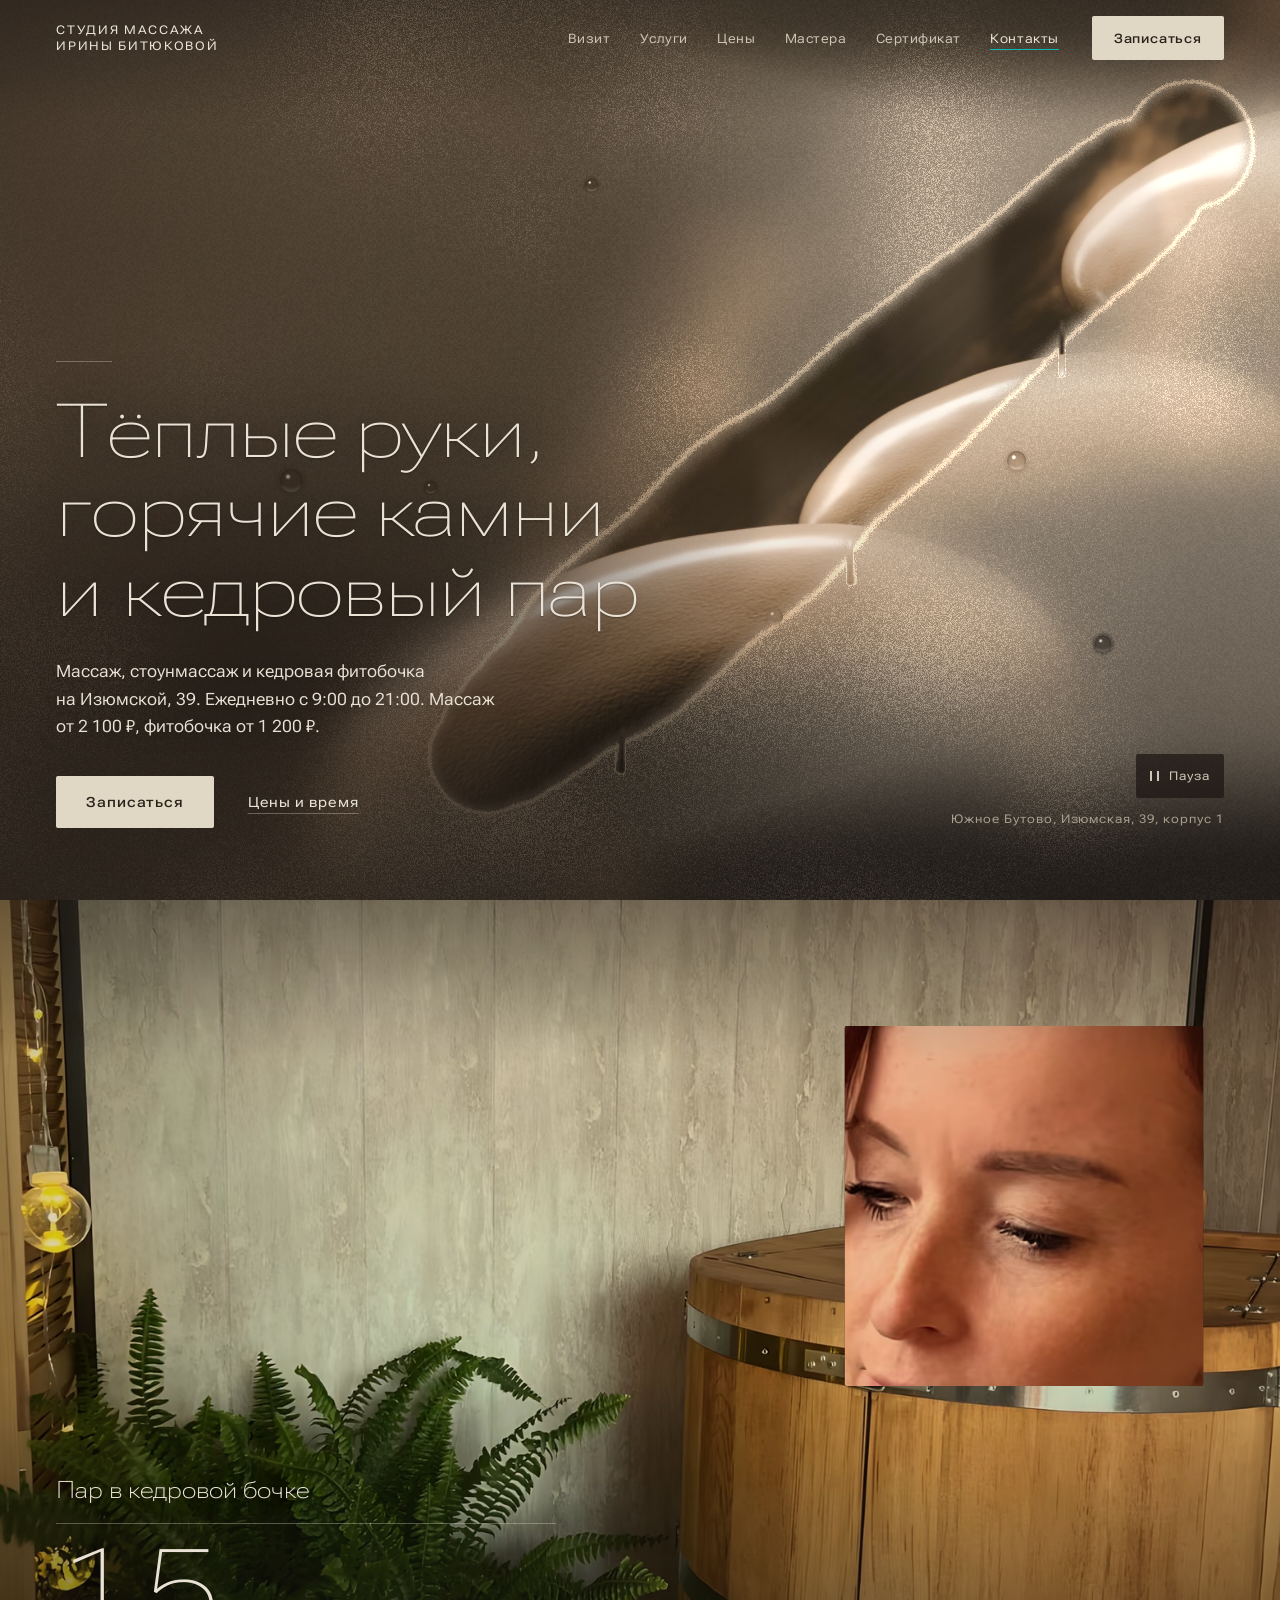
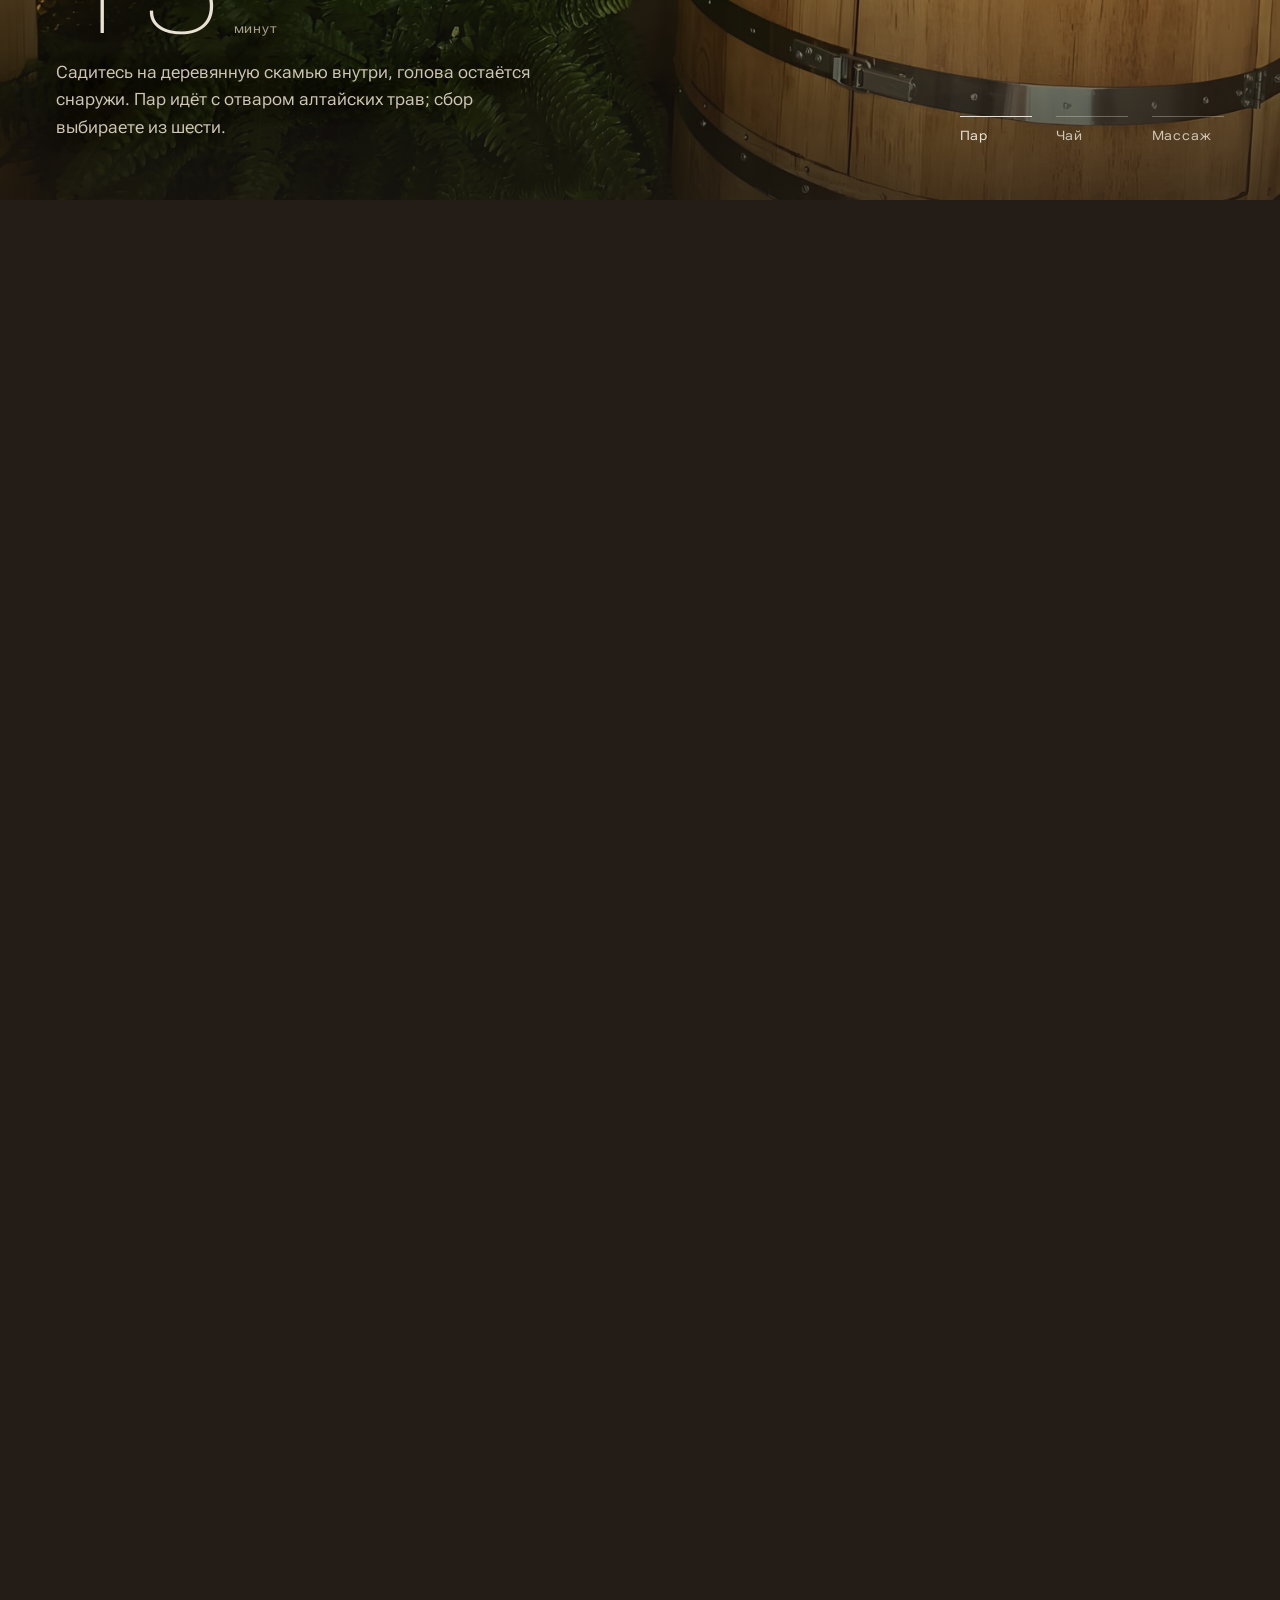
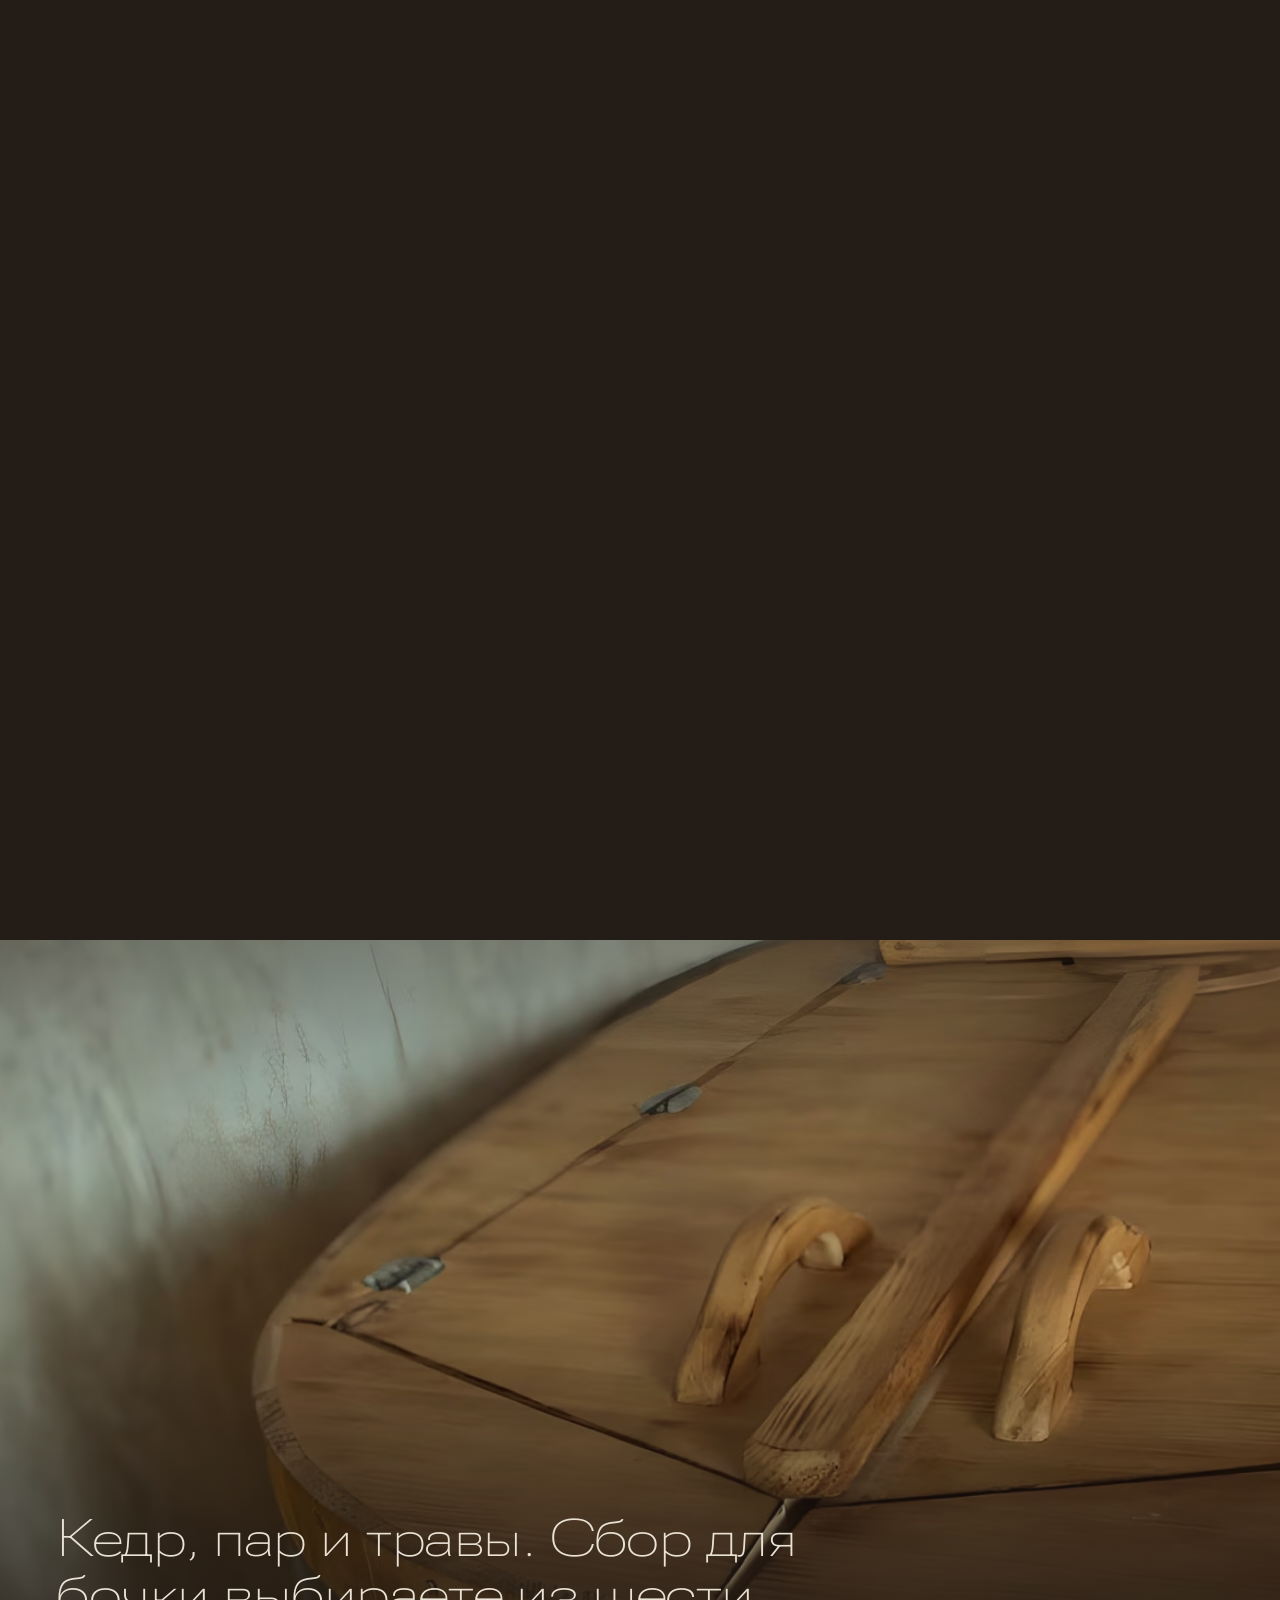
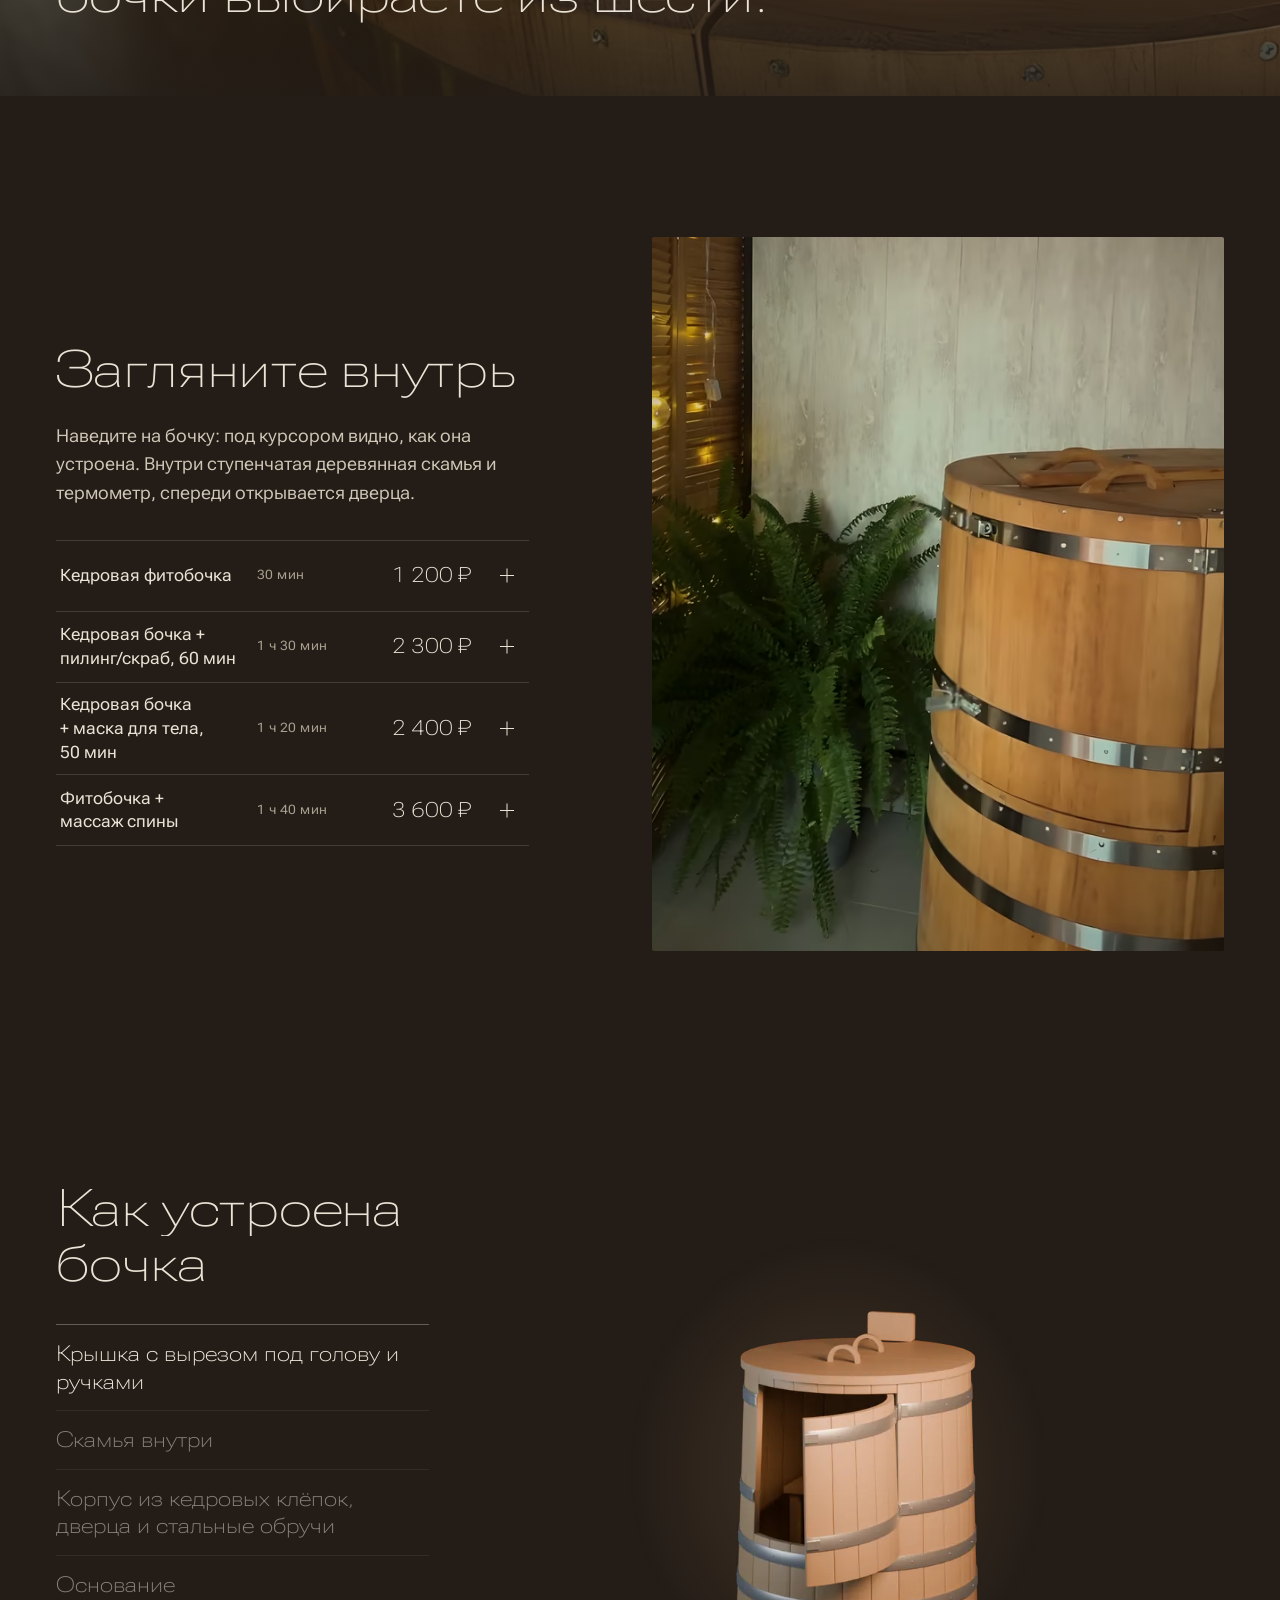
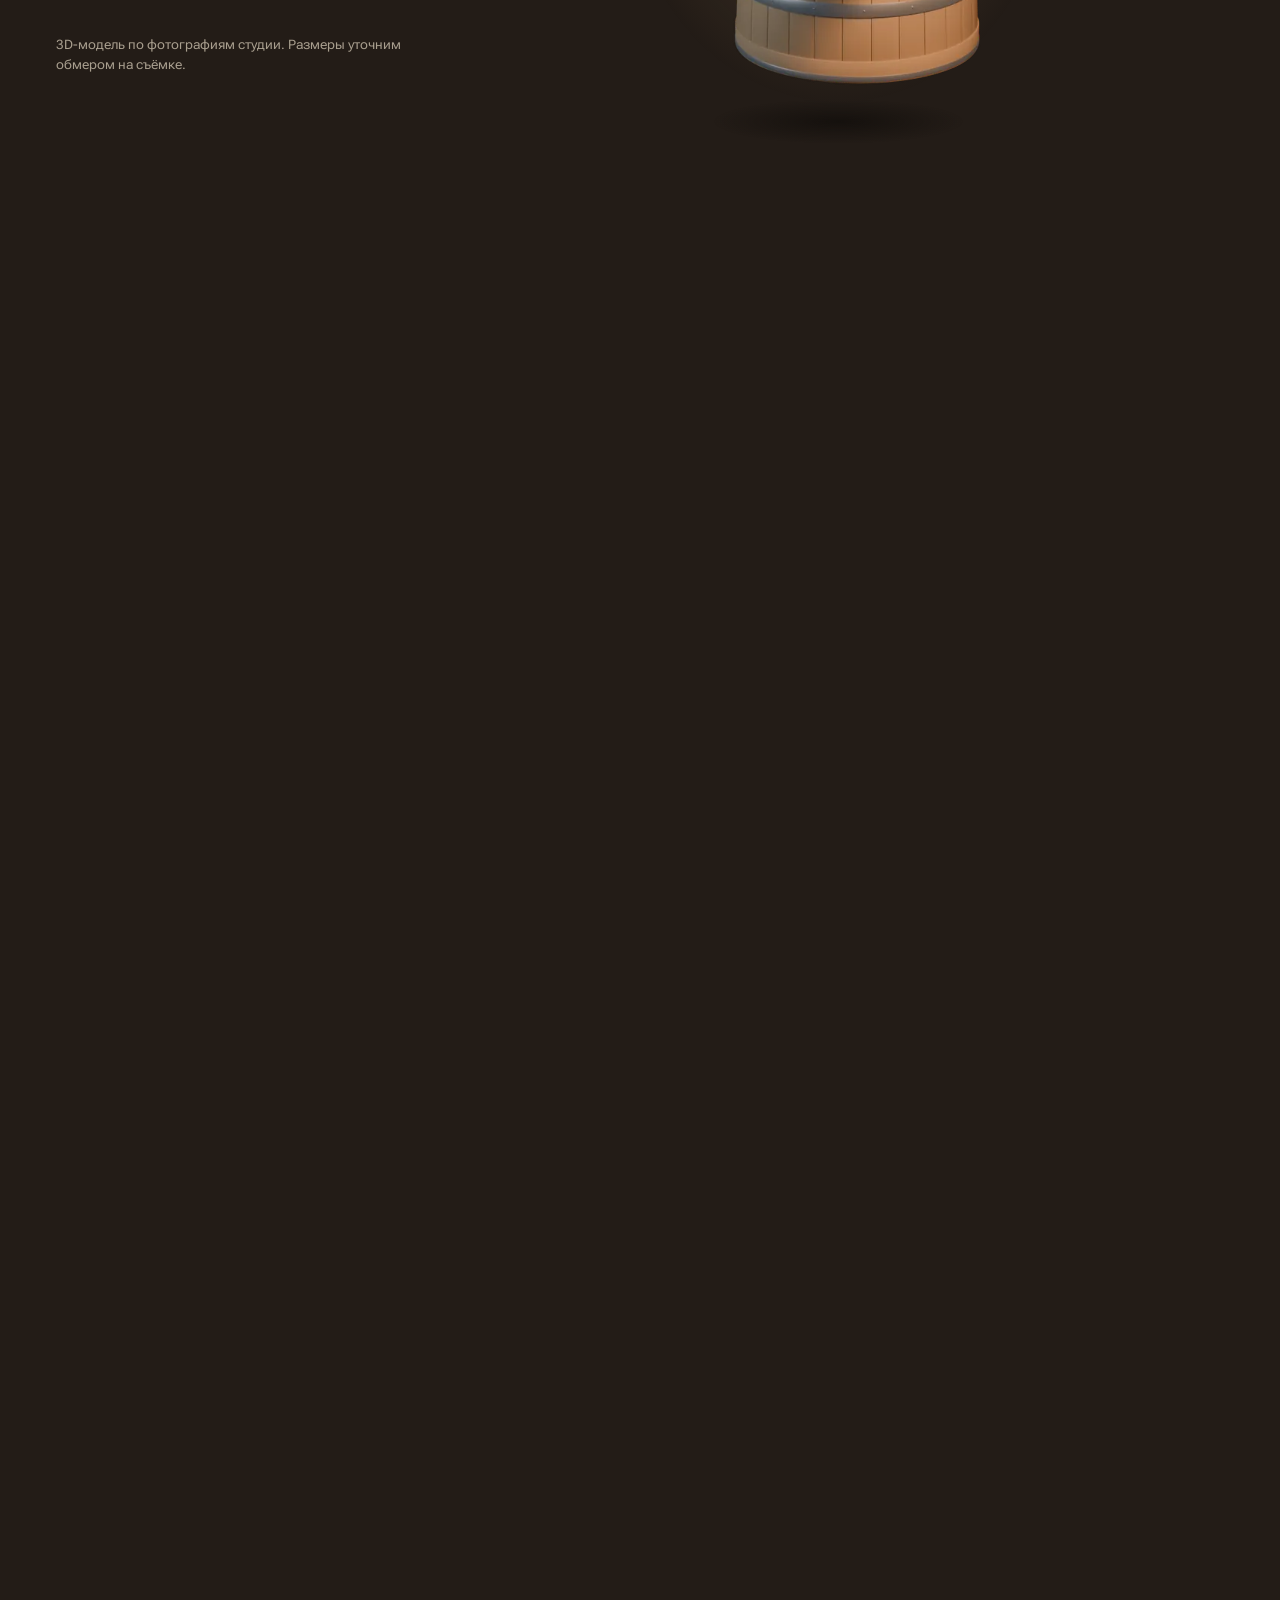
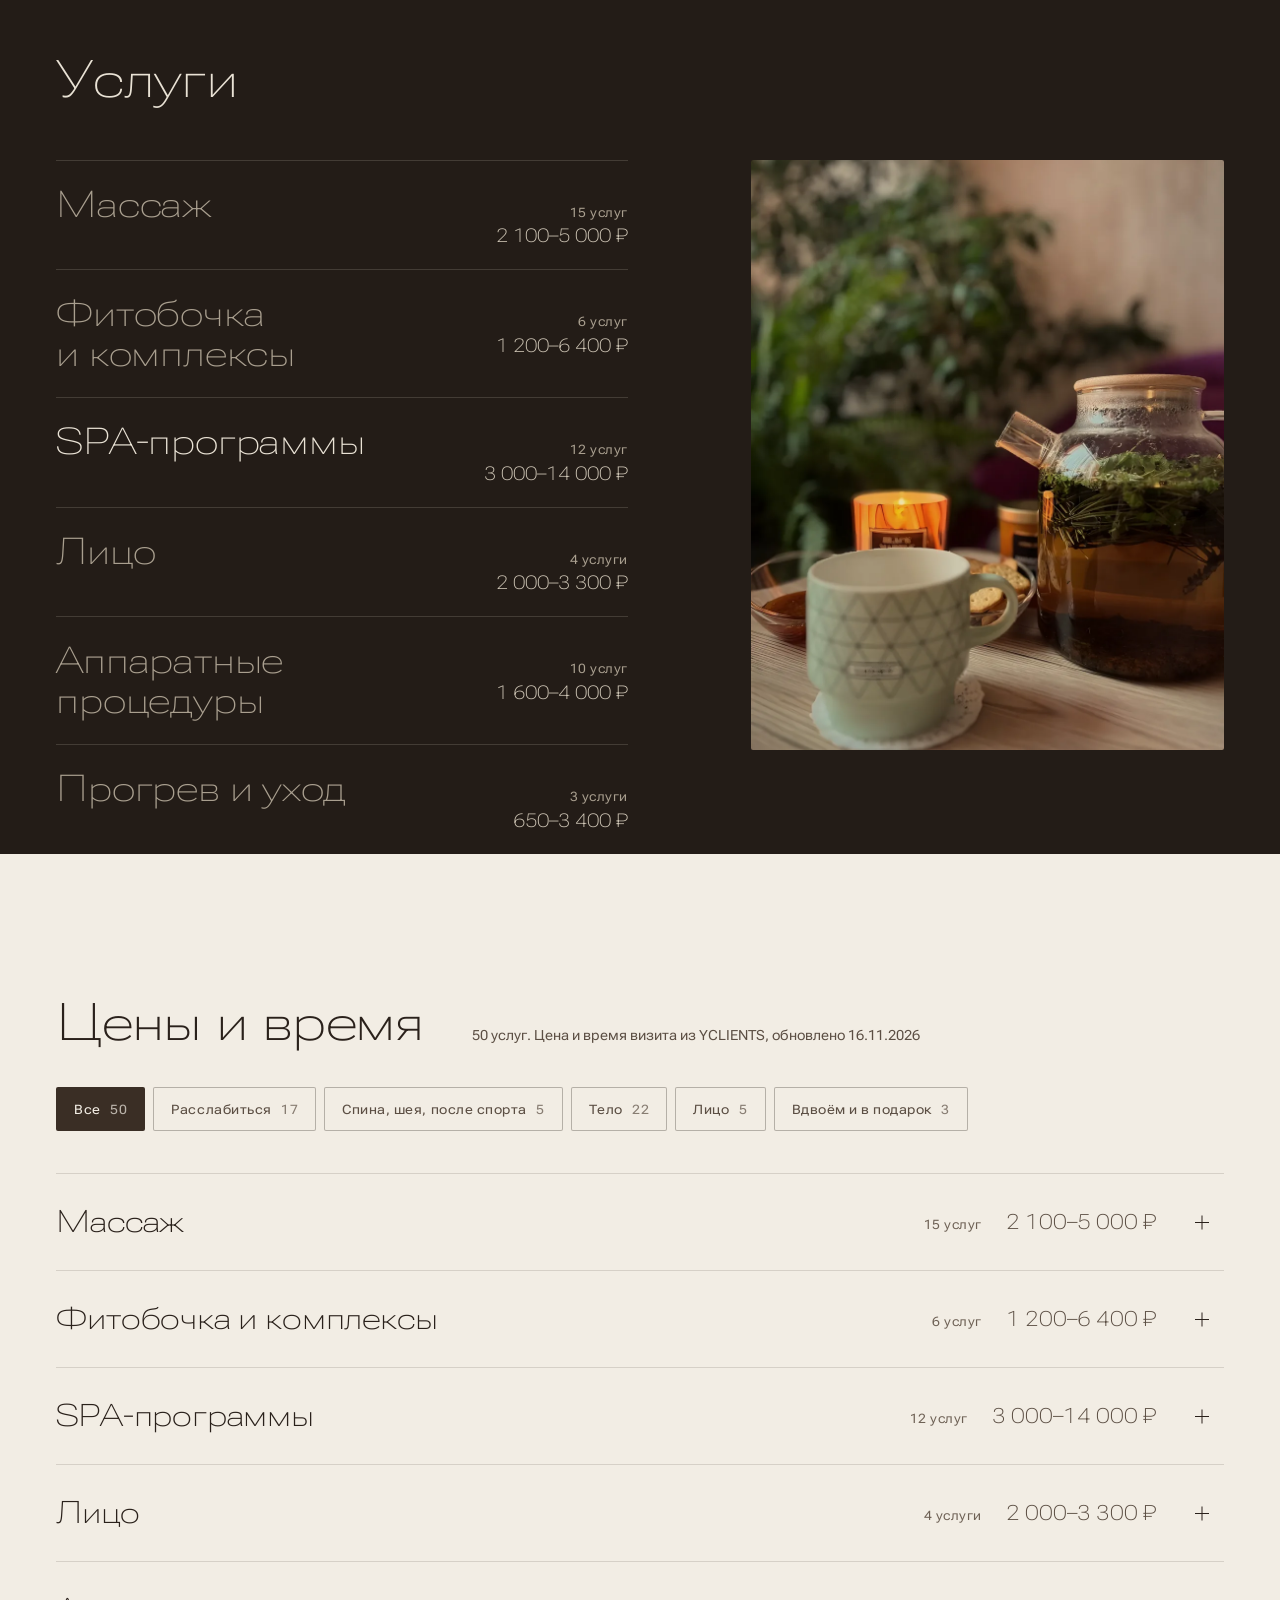
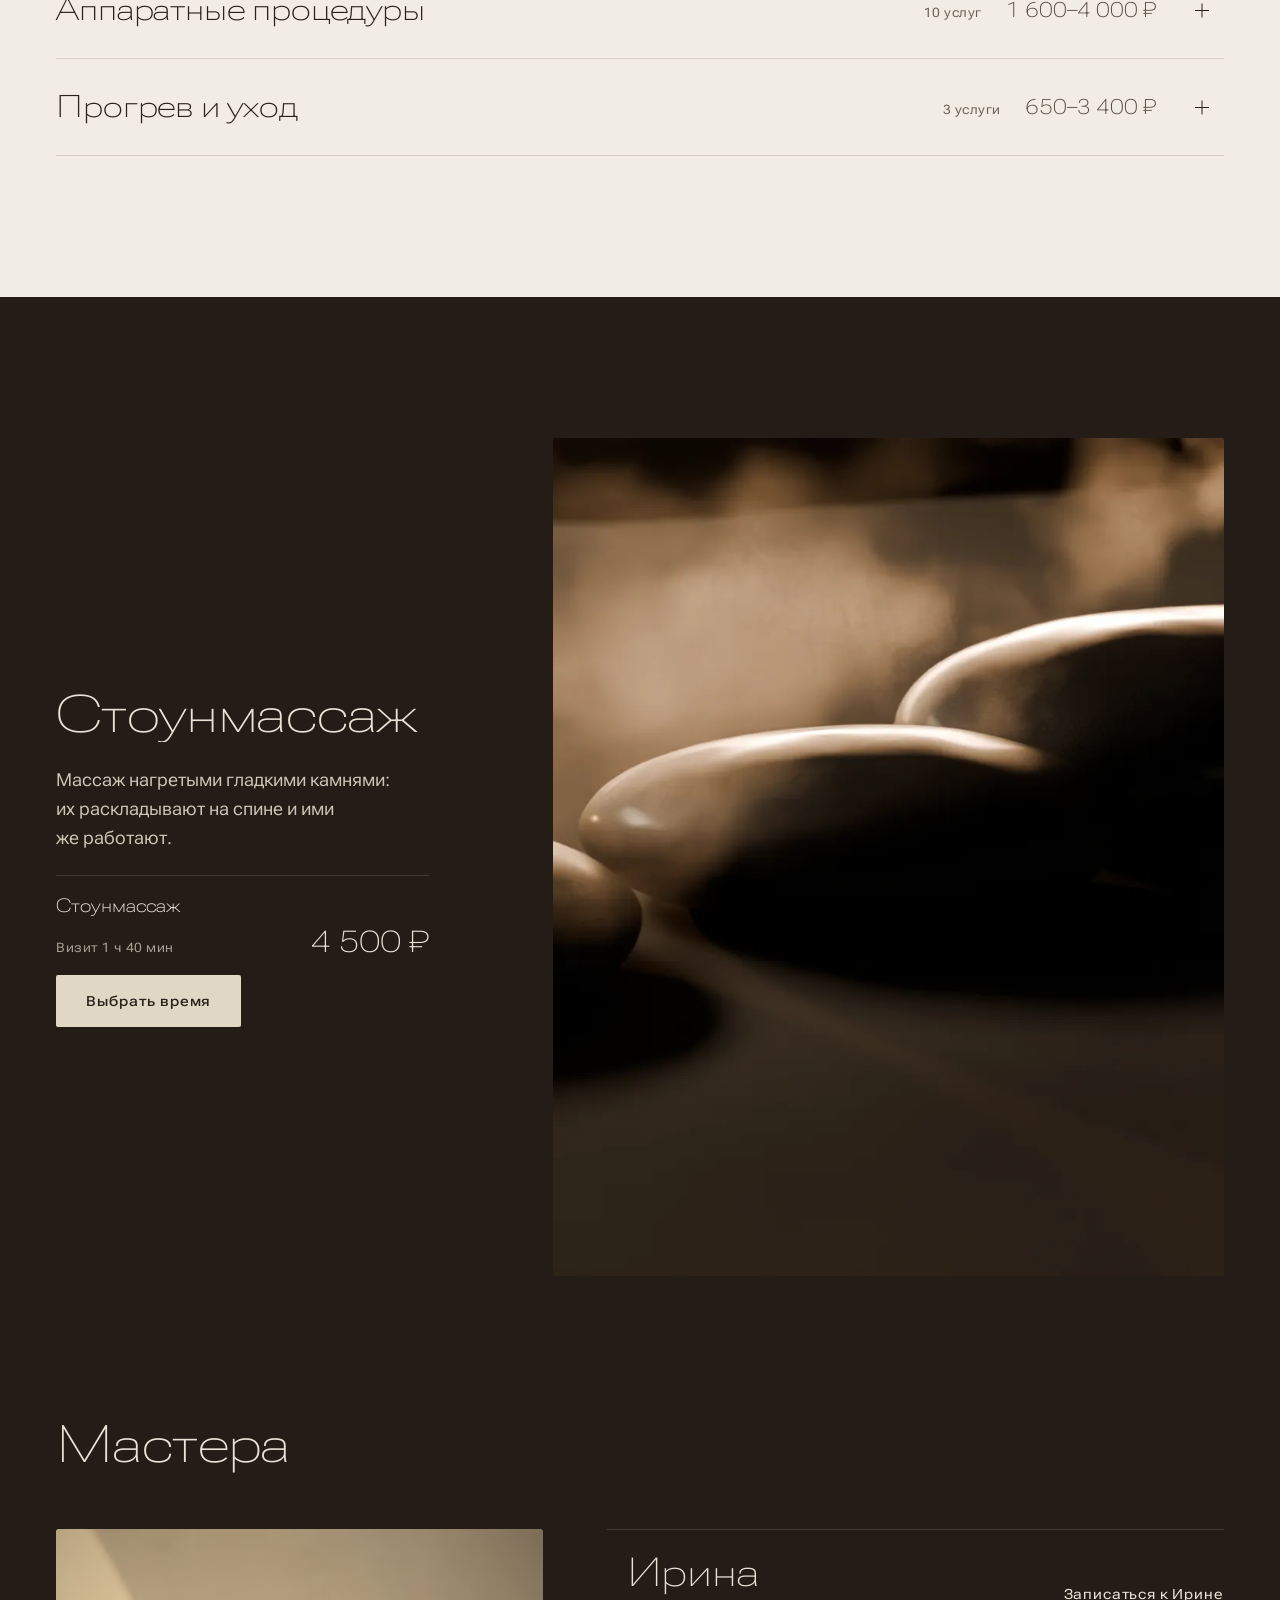
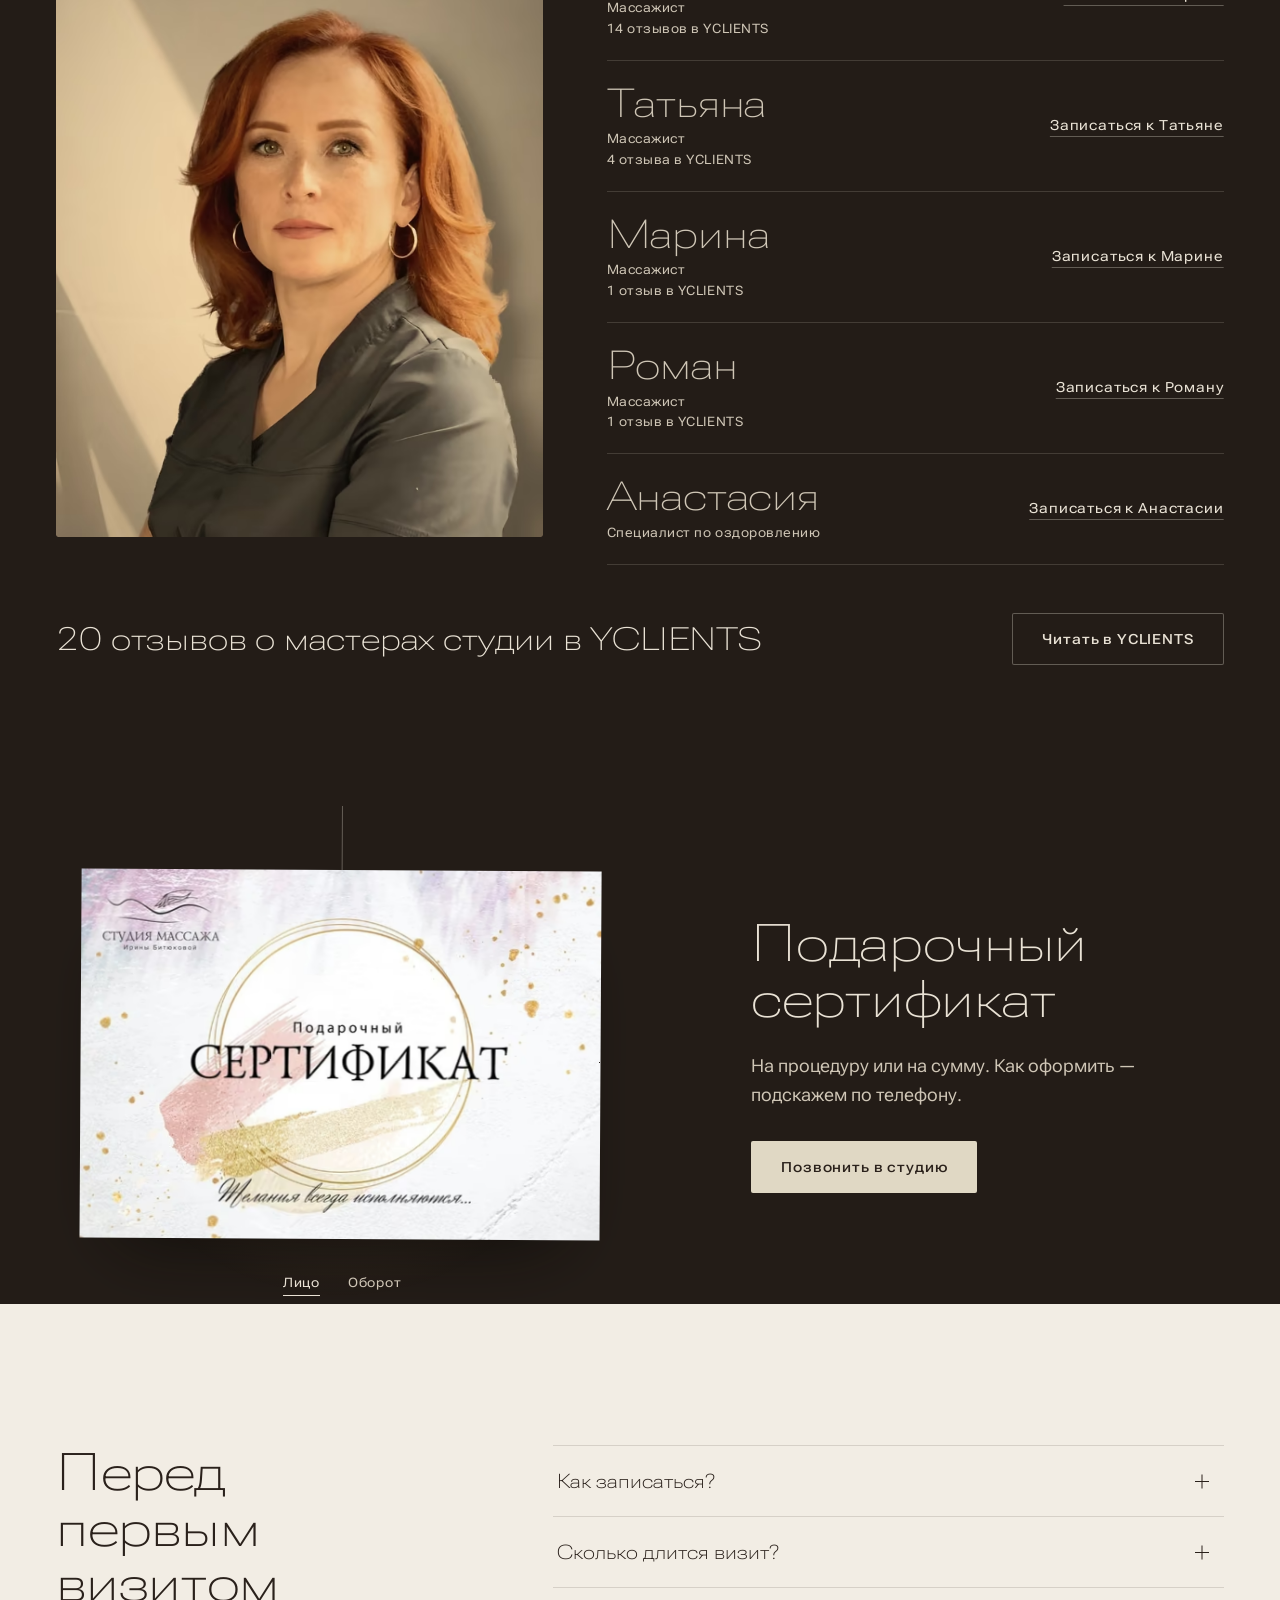
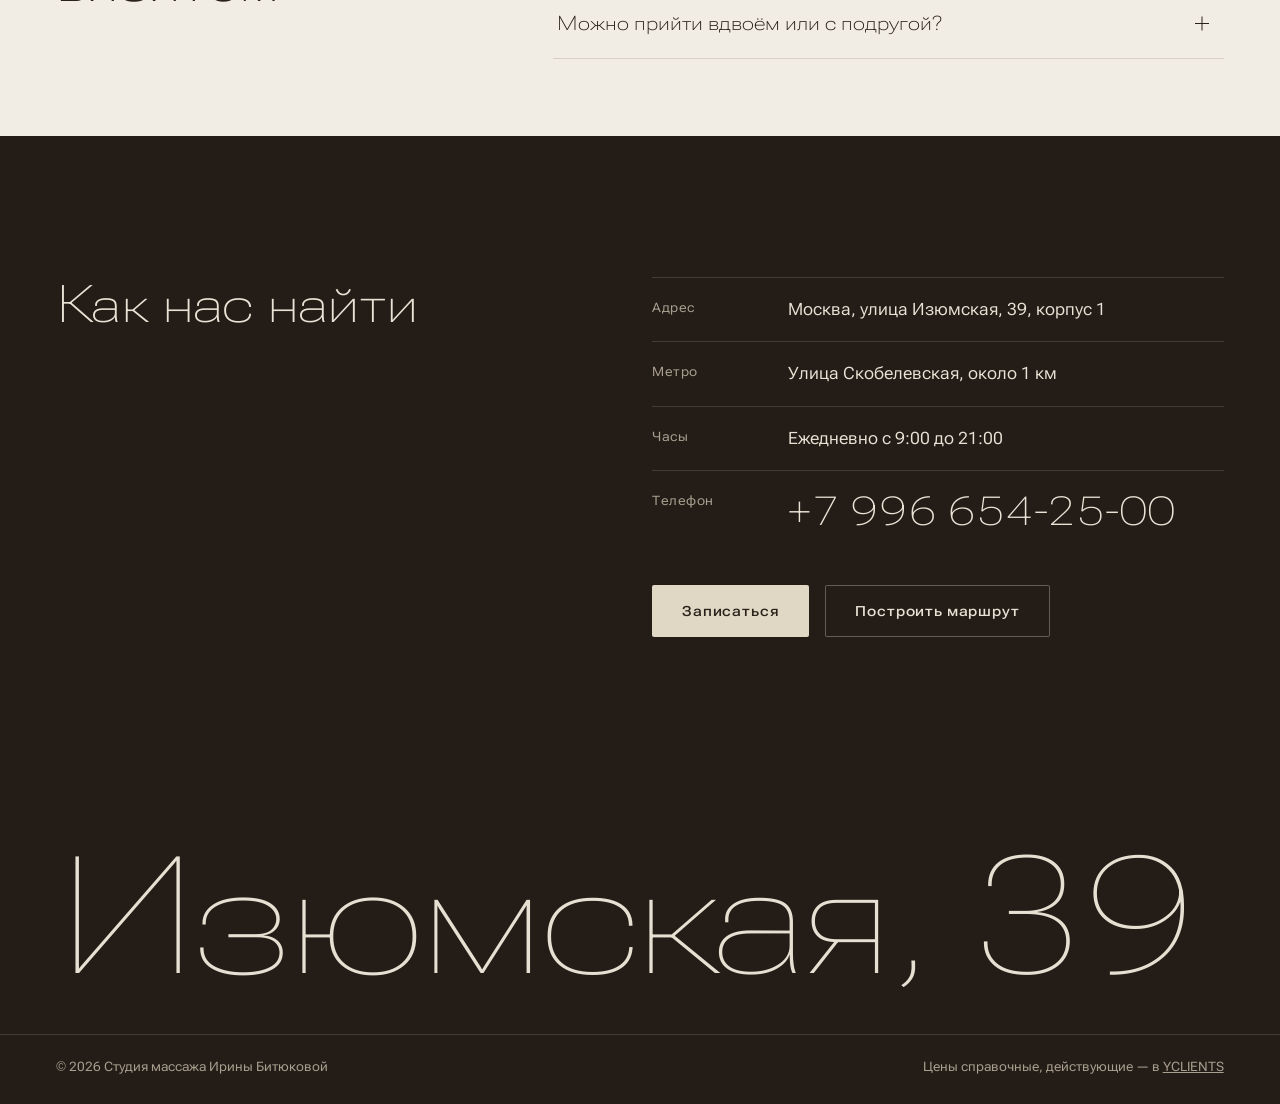
<file: final/m/teplo/index.html>
<!doctype html>
<html lang="ru">
<head>
<meta charset="utf-8">
<meta name="robots" content="noindex, nofollow">
<meta name="viewport" content="width=device-width, initial-scale=1, viewport-fit=cover">
<title>Тёплый вечер — Студия массажа Ирины Битюковой</title>
<meta name="description" content="Массаж тела и лица, SPA-программы и кедровая фитобочка на Изюмской, 39к1. Цены и время, запись через YCLIENTS. Ежедневно 09:00–21:00.">
<meta name="theme-color" content="#231C17">
<link rel="icon" href="../../assets/brand/logo-mark.png">
<link rel="preload" href="../../assets/fonts/rflex-display.woff2" as="font" type="font/woff2" crossorigin>
<link rel="preload" href="../../assets/fonts/rflex-text.woff2" as="font" type="font/woff2" crossorigin>
<link rel="preload" as="image" type="image/avif" imagesrcset="../../assets/img/teplo-glass-1440.avif 1440w, ../../assets/img/teplo-glass-2400.avif 2400w" imagesizes="120vw" media="(min-width: 768px)" fetchpriority="high">
<link rel="preload" as="image" type="image/avif" imagesrcset="../../assets/img/teplo-glass-m-720.avif 720w, ../../assets/img/teplo-glass-m-1080.avif 1080w" imagesizes="100vw" media="(max-width: 767px)" fetchpriority="high">
<link rel="stylesheet" href="../../css/tokens-a.css">
<link rel="stylesheet" href="style.css">
<script>document.documentElement.classList.add('js');setTimeout(function(){document.documentElement.classList.add('ready')},1800)</script>
</head>
<body>
<a class="skip" href="#ceny">К содержимому</a>
<div class="bg a-grain" aria-hidden="true"><i data-bg="choc"></i><i data-bg="olive"></i><i data-bg="night"></i></div>

<header class="top" data-top>
  <a class="logo" href="./" aria-label="Студия массажа Ирины Битюковой, на главную"><span aria-hidden="true">Студия массажа<br>Ирины Битюковой</span></a>
  <nav class="nav" aria-label="Разделы">
    <a href="#ritual">Визит</a><a href="#uslugi">Услуги</a><a href="#ceny">Цены</a><a href="#mastera">Мастера</a><a href="#sertifikat">Сертификат</a><a href="#kontakty">Контакты</a>
  </nav>
  <a class="a-btn" href="#ceny" data-book="">Записаться</a>
  <button class="menu-btn" type="button" aria-expanded="false" aria-controls="menu"><span class="sr">Меню</span><i aria-hidden="true"></i></button>
</header>
<div class="menu" id="menu" role="dialog" aria-modal="true" aria-label="Меню" hidden>
  <nav aria-label="Разделы"><a href="#ritual">Визит</a><a href="#uslugi">Услуги</a><a href="#ceny">Цены</a><a href="#bochka">Бочка</a><a href="#kamni">Камни</a><a href="#mastera">Мастера</a><a href="#sertifikat">Сертификат</a><a href="#voprosy">Вопросы</a><a href="#kontakty">Контакты</a></nav>
  <button class="menu-close" type="button">Закрыть меню</button>
</div>

<main id="main">
<section class="hero" aria-labelledby="h1">
  <div class="hero-media" aria-hidden="true">
    <picture class="hero-still"><source media="(max-width: 767px)" type="image/avif" srcset="../../assets/img/teplo-glass-m-720.avif 720w, ../../assets/img/teplo-glass-m-1080.avif 1080w" sizes="100vw" width="1080" height="1920"><source media="(max-width: 767px)" type="image/webp" srcset="../../assets/img/teplo-glass-m-720.webp 720w, ../../assets/img/teplo-glass-m-1080.webp 1080w" sizes="100vw" width="1080" height="1920"><source type="image/avif" srcset="../../assets/img/teplo-glass-1440.avif 1440w, ../../assets/img/teplo-glass-2400.avif 2400w" sizes="120vw"><img src="../../assets/img/teplo-glass-1440.webp" srcset="../../assets/img/teplo-glass-1440.webp 1440w, ../../assets/img/teplo-glass-2400.webp 2400w" sizes="120vw" width="2400" height="1350" alt="" fetchpriority="high" decoding="async"></picture>
    <div class="hero-clear"></div>
    <canvas class="hero-glass"></canvas>
    <div class="hero-shade"></div>
  </div>
  <div class="hero-in">
    <div class="hero-copy">
      <span class="a-rule"></span>
      <h1 id="h1" class="hero-t">Тёплые руки, горячие камни и&nbsp;кедровый пар</h1>
      <p class="hero-p">Массаж, стоунмассаж и&nbsp;кедровая фитобочка на&nbsp;Изюмской,&nbsp;39. Ежедневно с&nbsp;9:00 до&nbsp;21:00. Массаж от&nbsp;<span data-gen="min_massage">2 100 ₽</span>, фитобочка от&nbsp;<span data-gen="min_bochka">1 200 ₽</span>.</p>
      <div class="hero-acts"><a class="a-btn" href="#ceny" data-book="">Записаться</a><a class="a-link" href="#ceny">Цены и время</a></div>
    </div>
    <p class="hero-addr">Южное Бутово, Изюмская, 39, корпус&nbsp;1</p>
  </div>
  <button class="vid-toggle" type="button" data-vid-toggle hidden>Пауза</button>
</section>

<section class="ritual" id="ritual" aria-label="Ритуал визита: пар, чай, массаж" data-bgk="choc">
  <div class="rt-pin">
    <div class="rt-scene" data-i="0"><picture data-pic="w-par"><source type="image/avif" srcset="../../assets/img/w-par-780.avif 780w, ../../assets/img/w-par-1170.avif 1170w, ../../assets/img/w-par-1560.avif 1560w" sizes="100vw"><img alt="Кедровая фитобочка в студии" sizes="100vw" class="rt-img" loading="lazy" src="../../assets/img/w-par-1170.webp" srcset="../../assets/img/w-par-780.webp 780w, ../../assets/img/w-par-1170.webp 1170w, ../../assets/img/w-par-1560.webp 1560w" width="1560" height="2080" decoding="async"></picture></div>
    <div class="rt-scene" data-i="1"><picture data-pic="w-chay"><source type="image/avif" srcset="../../assets/img/w-chay-780.avif 780w, ../../assets/img/w-chay-1170.avif 1170w, ../../assets/img/w-chay-1560.avif 1560w" sizes="100vw"><img alt="Мастер наливает алтайский чай" sizes="100vw" class="rt-img" loading="lazy" src="../../assets/img/w-chay-1170.webp" srcset="../../assets/img/w-chay-780.webp 780w, ../../assets/img/w-chay-1170.webp 1170w, ../../assets/img/w-chay-1560.webp 1560w" width="1560" height="2080" decoding="async"></picture></div>
    <div class="rt-scene" data-i="2"><picture data-pic="w-svecha"><source type="image/avif" srcset="../../assets/img/w-svecha-480.avif 480w, ../../assets/img/w-svecha-960.avif 960w" sizes="100vw"><img alt="Травяной чай и свеча на столе в студии" sizes="100vw" class="rt-img" loading="lazy" src="../../assets/img/w-svecha-960.webp" srcset="../../assets/img/w-svecha-480.webp 480w, ../../assets/img/w-svecha-960.webp 960w" width="960" height="1280" decoding="async"></picture></div>
    <div class="rt-cards">
      <article class="rt-card" data-i="0">
        <h2 class="rt-t">Пар в кедровой бочке</h2>
        <p class="rt-num"><span class="tick" data-to="15">15</span><span class="rt-unit">минут</span></p>
        <p>Садитесь на деревянную скамью внутри, голова остаётся снаружи. Пар идёт с&nbsp;отваром алтайских трав; сбор выбираете из шести.</p>
      </article>
      <article class="rt-card" data-i="1">
        <h2 class="rt-t">Алтайский чай с&nbsp;мёдом</h2>
        <p class="rt-num"><span>10–15</span><span class="rt-unit">минут</span></p>
        <p>После бочки — травяной чай с&nbsp;мёдом. Он входит в&nbsp;<span data-gen="chay_programs">13</span> программ.</p>
      </article>
      <article class="rt-card" data-i="2">
        <h2 class="rt-t">Массаж</h2>
        <p class="rt-num"><span class="tick" data-to="90">90</span><span class="rt-unit">минут</span></p>
        <p>Общий массаж всего тела после бочки и чая.</p>
<div class="offer"><p class="offer-name">Фитобочка + общий массаж, 1,5 часа</p><p class="offer-meta"><span class="offer-dur">Визит 2 ч 30 мин</span><span class="offer-price">5 400 ₽</span></p><a class="btn" href="https://n1165901.yclients.com/company/1070451/personal/select-time?o=s16233372" target="_blank" rel="noopener">Выбрать время<span class="sr">: Фитобочка + общий массаж, 1,5 часа. Откроется YCLIENTS</span></a></div>
      </article>
    </div>
    <ol class="rt-steps" aria-hidden="true"><li data-i="0">Пар</li><li data-i="1">Чай</li><li data-i="2">Массаж</li></ol>
  </div>
</section>

<section class="macro" aria-label="Кедр крупным планом">
  <picture data-pic="w-macro"><source type="image/avif" srcset="../../assets/img/w-macro-1170.avif 1170w, ../../assets/img/w-macro-1800.avif 1800w" sizes="130vw"><img alt="Крышка кедровой бочки крупным планом" sizes="130vw" class="macro-img" loading="lazy" src="../../assets/img/w-macro-1800.webp" srcset="../../assets/img/w-macro-1170.webp 1170w, ../../assets/img/w-macro-1800.webp 1800w" width="1800" height="1200" decoding="async"></picture>
  <p class="macro-line" data-split>Кедр, пар и&nbsp;травы. Сбор для бочки выбираете из шести.</p>
</section>

<section class="lens-sec" id="bochka" aria-labelledby="lens-t" data-bgk="choc">
  <div class="lens-text">
    <h2 id="lens-t" class="h2" data-split>Загляните внутрь</h2>
    <p class="lead"><span class="lens-copy-desk">Наведите на бочку: под курсором видно, как она устроена.</span><span class="lens-copy-touch">Нажмите «Заглянуть внутрь», чтобы увидеть, как она устроена.</span> Внутри ступенчатая деревянная скамья и термометр, спереди открывается дверца.</p>
    <ul class="rows lens-rows">
<li class="row" data-goals="otdyh" data-min="1200" data-max="1200"><details><summary class="row-s"><span class="r-name">Кедровая фитобочка</span><span class="r-dur">30 мин</span><span class="r-price">1 200 ₽</span><span class="pm" aria-hidden="true"></span></summary><div class="r-body"><p>Парение в кедровой бочке с отваром алтайских трав занимает 10-15 минут. После парения подают травяной чай с мёдом.</p><ul class="r-inc"><li>Парение в кедровой бочке с отваром алтайских трав, 10-15 минут</li><li>Травяной чай с мёдом</li></ul><p class="r-note">Время визита по YCLIENTS: 30 мин.</p><a class="btn" href="https://n1165901.yclients.com/company/1070451/personal/select-time?o=s16024826" target="_blank" rel="noopener">Выбрать время<span class="sr">: Кедровая фитобочка. Откроется YCLIENTS</span></a></div></details></li>
<li class="row" data-goals="telo" data-min="2300" data-max="2300"><details><summary class="row-s"><span class="r-name">Кедровая бочка + пилинг/скраб, 60 мин</span><span class="r-dur">1 ч 30 мин</span><span class="r-price">2 300 ₽</span><span class="pm" aria-hidden="true"></span></summary><div class="r-body"><p>Программа включает парение в кедровой бочке, скрабирование тела, душ и алтайский чай. Общая длительность: 60 минут.</p><ul class="r-inc"><li>Парение в кедровой бочке</li><li>Скрабирование тела</li><li>Душ</li><li>Алтайский чай</li></ul><p class="r-note">Время визита по YCLIENTS: 1 ч 30 мин.</p><a class="btn" href="https://n1165901.yclients.com/company/1070451/personal/select-time?o=s26303947" target="_blank" rel="noopener">Выбрать время<span class="sr">: Кедровая бочка + пилинг/скраб, 60 мин. Откроется YCLIENTS</span></a></div></details></li>
<li class="row" data-goals="telo" data-min="2400" data-max="2400"><details><summary class="row-s"><span class="r-name">Кедровая бочка + маска для тела, 50 мин</span><span class="r-dur">1 ч 20 мин</span><span class="r-price">2 400 ₽</span><span class="pm" aria-hidden="true"></span></summary><div class="r-body"><p>Парение в кедровой бочке и крем-маска для тела, общая длительность 50 минут. Варианты маски: лифтинг, водорослевая или питательная.</p><ul class="r-inc"><li>Парение в кедровой бочке</li><li>Крем-маска для тела на выбор: лифтинг, водорослевая или питательная</li></ul><p class="r-note">Время визита по YCLIENTS: 1 ч 20 мин.</p><a class="btn" href="https://n1165901.yclients.com/company/1070451/personal/select-time?o=s26303911" target="_blank" rel="noopener">Выбрать время<span class="sr">: Кедровая бочка + маска для тела, 50 мин. Откроется YCLIENTS</span></a></div></details></li>
<li class="row" data-goals="spina" data-min="3600" data-max="3600"><details><summary class="row-s"><span class="r-name">Фитобочка + массаж спины</span><span class="r-dur">1 ч 40 мин</span><span class="r-price">3 600 ₽</span><span class="pm" aria-hidden="true"></span></summary><div class="r-body"><p>Сначала вас ждут 15 минут парения в кедровой фитобочке и алтайский чай с мёдом. Затем мастер проводит массаж спины продолжительностью 50 минут.</p><ul class="r-inc"><li>Парение в кедровой фитобочке, 15 минут</li><li>Алтайский чай с мёдом, 15 минут</li><li>Массаж спины, 50 минут</li></ul><p class="r-note">Время визита по YCLIENTS: 1 ч 40 мин.</p><a class="btn" href="https://n1165901.yclients.com/company/1070451/personal/select-time?o=s16233387" target="_blank" rel="noopener">Выбрать время<span class="sr">: Фитобочка + массаж спины. Откроется YCLIENTS</span></a></div></details></li>
    </ul>
  </div>
  <div class="lens" data-lens>
    <picture data-pic="w-lens-a"><source type="image/avif" srcset="../../assets/img/w-lens-a-640.avif 640w, ../../assets/img/w-lens-a-1080.avif 1080w" sizes="(max-width: 767px) 100vw, 46vw"><img alt="Кедровая бочка закрыта" sizes="(max-width: 767px) 100vw, 46vw" class="lens-a" loading="lazy" src="../../assets/img/w-lens-a-1080.webp" srcset="../../assets/img/w-lens-a-640.webp 640w, ../../assets/img/w-lens-a-1080.webp 1080w" width="1080" height="1350" decoding="async"></picture>
    <picture data-pic="w-lens-b"><source type="image/avif" srcset="../../assets/img/w-lens-b-640.avif 640w, ../../assets/img/w-lens-b-1080.avif 1080w" sizes="(max-width: 767px) 100vw, 46vw"><img alt="Бочка открыта: скамья и термометр" sizes="(max-width: 767px) 100vw, 46vw" class="lens-b" loading="lazy" src="../../assets/img/w-lens-b-1080.webp" srcset="../../assets/img/w-lens-b-640.webp 640w, ../../assets/img/w-lens-b-1080.webp 1080w" width="1080" height="1350" decoding="async"></picture>
    <span class="lens-ring" aria-hidden="true"></span>
  </div>
</section>

<section class="b3d" id="razborka" aria-labelledby="b3d-t" data-bgk="choc">
  <div class="b3d-pin" data-seq-pin>
    <div class="b3d-text">
      <h2 id="b3d-t" class="h2" data-split>Как устроена бочка</h2>
      <ol class="b3d-parts">
        <li>Крышка с вырезом под голову и ручками</li>
        <li>Скамья внутри</li>
        <li>Корпус из кедровых клёпок, дверца и стальные обручи</li>
        <li>Основание</li>
      </ol>
      <p class="b3d-note">3D-модель по фотографиям студии. Размеры уточним обмером на съёмке.</p>
    </div>
    <div class="b3d-stage">
      <img class="b3d-still" src="../../assets/img/b3d/f24.webp" width="1440" height="1800" alt="Кедровая бочка в разборе: крышка, скамья, корпус, основание" loading="lazy">
      <canvas class="b3d-seq" data-seq="../../assets/img/b3d/f" data-count="24" width="1440" height="1800" aria-hidden="true"></canvas>
      <img class="b3d-clay" src="../../assets/img/b3d/clay.webp" width="1440" height="1800" alt="" aria-hidden="true" loading="lazy">
    </div>
  </div>
</section>

<section class="uslugi" id="uslugi" aria-labelledby="uslugi-t" data-bgk="choc">
  <h2 id="uslugi-t" class="h2" data-split>Услуги</h2>
  <div class="svc" data-svc>
    <ol class="svc-list">
      <li><a href="#g-massazh" data-open="g-massazh" data-img="../../assets/img/w-ruki-1080.webp"><span class="svc-t">Массаж</span><span class="svc-m"><span data-gen="grp_massazh_n">15 услуг</span><span data-gen="grp_massazh_r">2 100–5 000 ₽</span></span></a></li>
      <li><a href="#g-fitobochka" data-open="g-fitobochka" data-img="../../assets/img/w-bochka-960.webp"><span class="svc-t">Фитобочка и комплексы</span><span class="svc-m"><span data-gen="grp_fitobochka_n">6 услуг</span><span data-gen="grp_fitobochka_r">1 200–6 400 ₽</span></span></a></li>
      <li><a href="#g-spa" data-open="g-spa" data-img="../../assets/img/w-svecha-960.webp"><span class="svc-t">SPA-программы</span><span class="svc-m"><span data-gen="grp_spa_n">12 услуг</span><span data-gen="grp_spa_r">3 000–14 000 ₽</span></span></a></li>
      <li><a href="#g-lico" data-open="g-lico" data-img="../../assets/img/g-linen-864.webp"><span class="svc-t">Лицо</span><span class="svc-m"><span data-gen="grp_lico_n">4 услуги</span><span data-gen="grp_lico_r">2 000–3 300 ₽</span></span></a></li>
      <li><a href="#g-apparat" data-open="g-apparat" data-img="../../assets/img/w-apparat-960.webp"><span class="svc-t">Аппаратные процедуры</span><span class="svc-m"><span data-gen="grp_apparat_n">10 услуг</span><span data-gen="grp_apparat_r">1 600–4 000 ₽</span></span></a></li>
      <li><a href="#g-uhod" data-open="g-uhod" data-img="../../assets/img/g-steam-920.webp"><span class="svc-t">Прогрев и уход</span><span class="svc-m"><span data-gen="grp_uhod_n">3 услуги</span><span data-gen="grp_uhod_r">650–3 400 ₽</span></span></a></li>
    </ol>
    <figure class="svc-photo"><img src="../../assets/img/w-svecha-960.webp" alt="" class="svc-img" width="960" height="1280" loading="lazy"><div class="svc-sl" aria-hidden="true"></div></figure>
  </div>
</section>

<section class="ceny a-paper" id="ceny" aria-labelledby="ceny-t" data-ceny>
  <div class="ceny-head">
    <h2 id="ceny-t" class="h2" data-split>Цены и время</h2>
    <p class="ceny-sub"><span data-gen="count_all">50</span> услуг. Цена и время визита из YCLIENTS, обновлено <span data-gen="updated">16.11.2026</span></p>
  </div>
  <div class="goals" role="group" aria-label="Что вам нужно">
<button type="button" class="goal" data-goal="all" aria-pressed="true">Все <span class="goal-n">50</span></button>
<button type="button" class="goal" data-goal="otdyh" aria-pressed="false">Расслабиться <span class="goal-n">17</span></button>
<button type="button" class="goal" data-goal="spina" aria-pressed="false">Спина, шея, после спорта <span class="goal-n">5</span></button>
<button type="button" class="goal" data-goal="telo" aria-pressed="false">Тело <span class="goal-n">22</span></button>
<button type="button" class="goal" data-goal="lico" aria-pressed="false">Лицо <span class="goal-n">5</span></button>
<button type="button" class="goal" data-goal="vdvoem" aria-pressed="false">Вдвоём и в подарок <span class="goal-n">3</span></button>
  </div>
  <p class="ceny-status" data-ceny-status role="status" aria-live="polite"></p>
  <div class="ceny-list">
<details class="grp" id="g-massazh" data-grp="massazh"><summary class="grp-s"><h3 class="grp-t">Массаж</h3><span class="grp-m"><span class="grp-n">15 услуг</span><span class="grp-r">2 100–5 000 ₽</span></span><span class="pm" aria-hidden="true"></span></summary>
<ul class="rows">
<li class="row" id="s-16060784" data-goals="telo" data-min="3700" data-max="4000"><details><summary class="row-s"><span class="r-name">Антицеллюлитный массаж, 1 час</span><span class="r-dur">1 ч 5 мин</span><span class="r-price">3 700–4 000 ₽</span><span class="pm" aria-hidden="true"></span></summary><div class="r-body"><p>Антицеллюлитный массаж бёдер, ягодиц и живота. Сеанс длится 1 час.</p><ul class="r-inc"><li>Бёдра, ягодицы и живот</li></ul><p class="r-note">Время визита по YCLIENTS: 1 ч 5 мин. Цена зависит от мастера.</p><a class="btn" href="https://n1165901.yclients.com/company/1070451/personal/select-time?o=s16060784" target="_blank" rel="noopener">Выбрать время<span class="sr">: Антицеллюлитный массаж, 1 час. Откроется YCLIENTS</span></a></div></details></li>
<li class="row" id="s-16060789" data-goals="telo" data-min="4500" data-max="4700"><details><summary class="row-s"><span class="r-name">Антицеллюлитный массаж, 1,5 часа</span><span class="r-dur">1 ч 35 мин</span><span class="r-price">4 500–4 700 ₽</span><span class="pm" aria-hidden="true"></span></summary><div class="r-body"><p>Антицеллюлитный массаж бёдер, ягодиц, живота и рук. Продолжительность: 1,5 часа.</p><ul class="r-inc"><li>Бёдра, ягодицы, живот и руки</li></ul><p class="r-note">Время визита по YCLIENTS: 1 ч 35 мин. Цена зависит от мастера.</p><a class="btn" href="https://n1165901.yclients.com/company/1070451/personal/select-time?o=s16060789" target="_blank" rel="noopener">Выбрать время<span class="sr">: Антицеллюлитный массаж, 1,5 часа. Откроется YCLIENTS</span></a></div></details></li>
<li class="row" id="s-16079879" data-goals="telo" data-min="3500" data-max="3500"><details><summary class="row-s"><span class="r-name">Лимфодренажный массаж, 1 час</span><span class="r-dur">1 ч 5 мин</span><span class="r-price">3 500 ₽</span><span class="pm" aria-hidden="true"></span></summary><div class="r-body"><p>Массаж в лимфодренажной технике продолжительностью 1 час.</p><p class="r-note">Время визита по YCLIENTS: 1 ч 5 мин.</p><a class="btn" href="https://n1165901.yclients.com/company/1070451/personal/select-time?o=s16079879" target="_blank" rel="noopener">Выбрать время<span class="sr">: Лимфодренажный массаж, 1 час. Откроется YCLIENTS</span></a></div></details></li>
<li class="row" id="s-16080419" data-goals="telo" data-min="4500" data-max="4500"><details><summary class="row-s"><span class="r-name">Лимфодренажный массаж, 1,5 часа</span><span class="r-dur">1 ч 45 мин</span><span class="r-price">4 500 ₽</span><span class="pm" aria-hidden="true"></span></summary><div class="r-body"><p>Массаж в лимфодренажной технике продолжительностью 1,5 часа.</p><p class="r-note">Время визита по YCLIENTS: 1 ч 45 мин.</p><a class="btn" href="https://n1165901.yclients.com/company/1070451/personal/select-time?o=s16080419" target="_blank" rel="noopener">Выбрать время<span class="sr">: Лимфодренажный массаж, 1,5 часа. Откроется YCLIENTS</span></a></div></details></li>
<li class="row" id="s-16024286" data-goals="spina" data-min="2500" data-max="2700"><details><summary class="row-s"><span class="r-name">Массаж спины, 45 мин</span><span class="r-dur">50 мин</span><span class="r-price">2 500–2 700 ₽</span><span class="pm" aria-hidden="true"></span></summary><div class="r-body"><p>Массаж спины с проработкой пояснично-крестцовой зоны и шейного отдела. Сеанс длится 45 минут.</p><ul class="r-inc"><li>Спина, пояснично-крестцовая зона и шейный отдел</li></ul><p class="r-note">Время визита по YCLIENTS: 50 мин. Цена зависит от мастера.</p><a class="btn" href="https://n1165901.yclients.com/company/1070451/personal/select-time?o=s16024286" target="_blank" rel="noopener">Выбрать время<span class="sr">: Массаж спины, 45 мин. Откроется YCLIENTS</span></a></div></details></li>
<li class="row" id="s-16060775" data-goals="spina" data-min="2100" data-max="2100"><details><summary class="row-s"><span class="r-name">Массаж шейно-воротниковой зоны, 30 мин</span><span class="r-dur">35 мин</span><span class="r-price">2 100 ₽</span><span class="pm" aria-hidden="true"></span></summary><div class="r-body"><p>Массаж шейно-воротниковой зоны продолжительностью 30 минут.</p><p class="r-note">Время визита по YCLIENTS: 35 мин.</p><a class="btn" href="https://n1165901.yclients.com/company/1070451/personal/select-time?o=s16060775" target="_blank" rel="noopener">Выбрать время<span class="sr">: Массаж шейно-воротниковой зоны, 30 мин. Откроется YCLIENTS</span></a></div></details></li>
<li class="row" id="s-16047810" data-goals="otdyh" data-min="3500" data-max="3900"><details><summary class="row-s"><span class="r-name">Общий массаж для женщин, 1 час</span><span class="r-dur">1 ч 10 мин</span><span class="r-price">3 500–3 900 ₽</span><span class="pm" aria-hidden="true"></span></summary><div class="r-body"><p>Общий массаж ног, спины, шеи и рук. Продолжительность: 1 час.</p><ul class="r-inc"><li>Ноги, спина, шея и руки</li></ul><p class="r-note">Время визита по YCLIENTS: 1 ч 10 мин. Цена зависит от мастера.</p><a class="btn" href="https://n1165901.yclients.com/company/1070451/personal/select-time?o=s16047810" target="_blank" rel="noopener">Выбрать время<span class="sr">: Общий массаж для женщин, 1 час. Откроется YCLIENTS</span></a></div></details></li>
<li class="row" id="s-16059495" data-goals="otdyh" data-min="4400" data-max="4400"><details><summary class="row-s"><span class="r-name">Общий массаж для женщин, 1,5 часа</span><span class="r-dur">1 ч 40 мин</span><span class="r-price">4 400 ₽</span><span class="pm" aria-hidden="true"></span></summary><div class="r-body"><p>Общий массаж всего тела продолжительностью 90 минут. Мастер прорабатывает ноги, спину, шею, руки, живот и голову.</p><ul class="r-inc"><li>Ноги, спина, шея, руки, живот и голова</li></ul><p class="r-note">Время визита по YCLIENTS: 1 ч 40 мин.</p><a class="btn" href="https://n1165901.yclients.com/company/1070451/personal/select-time?o=s16059495" target="_blank" rel="noopener">Выбрать время<span class="sr">: Общий массаж для женщин, 1,5 часа. Откроется YCLIENTS</span></a></div></details></li>
<li class="row" id="s-16060798" data-goals="otdyh" data-min="4900" data-max="5000"><details><summary class="row-s"><span class="r-name">Общий массаж для женщин, 2 часа</span><span class="r-dur">2 ч 15 мин</span><span class="r-price">4 900–5 000 ₽</span><span class="pm" aria-hidden="true"></span></summary><div class="r-body"><p>Классический общий массаж с проработкой мышц ног, спины, шеи, рук, живота и головы. Сеанс длится 2 часа.</p><ul class="r-inc"><li>Ноги, спина, шея, руки, живот и голова</li></ul><p class="r-note">Время визита по YCLIENTS: 2 ч 15 мин. Цена зависит от мастера.</p><a class="btn" href="https://n1165901.yclients.com/company/1070451/personal/select-time?o=s16060798" target="_blank" rel="noopener">Выбрать время<span class="sr">: Общий массаж для женщин, 2 часа. Откроется YCLIENTS</span></a></div></details></li>
<li class="row" id="s-31780086" data-goals="otdyh" data-min="3700" data-max="3700"><details><summary class="row-s"><span class="r-name">Общий массаж для мужчин, 1 час</span><span class="r-dur">1 ч 15 мин</span><span class="r-price">3 700 ₽</span><span class="pm" aria-hidden="true"></span></summary><div class="r-body"><p>Общий массаж ног, спины, шеи и рук. Продолжительность: 1 час.</p><ul class="r-inc"><li>Ноги, спина, шея и руки</li></ul><p class="r-note">Время визита по YCLIENTS: 1 ч 15 мин.</p><a class="btn" href="https://n1165901.yclients.com/company/1070451/personal/select-time?o=s31780086" target="_blank" rel="noopener">Выбрать время<span class="sr">: Общий массаж для мужчин, 1 час. Откроется YCLIENTS</span></a></div></details></li>
<li class="row" id="s-16060770" data-goals="otdyh" data-min="4600" data-max="4600"><details><summary class="row-s"><span class="r-name">Общий массаж для мужчин, 1,5 часа</span><span class="r-dur">1 ч 45 мин</span><span class="r-price">4 600 ₽</span><span class="pm" aria-hidden="true"></span></summary><div class="r-body"><p>Общий массаж всего тела продолжительностью 1,5 часа. В сеанс входят ноги, спина, шея, руки и голова.</p><ul class="r-inc"><li>Ноги, спина, шея, руки и голова</li></ul><p class="r-note">Время визита по YCLIENTS: 1 ч 45 мин.</p><a class="btn" href="https://n1165901.yclients.com/company/1070451/personal/select-time?o=s16060770" target="_blank" rel="noopener">Выбрать время<span class="sr">: Общий массаж для мужчин, 1,5 часа. Откроется YCLIENTS</span></a></div></details></li>
<li class="row" id="s-16060809" data-goals="otdyh" data-min="5000" data-max="5000"><details><summary class="row-s"><span class="r-name">Общий массаж для мужчин, 2 часа</span><span class="r-dur">2 ч</span><span class="r-price">5 000 ₽</span><span class="pm" aria-hidden="true"></span></summary><div class="r-body"><p>Классический общий массаж с проработкой мышц ног, спины, шеи, рук и головы. Сеанс длится 2 часа.</p><ul class="r-inc"><li>Ноги, спина, шея, руки и голова</li></ul><p class="r-note">Время визита по YCLIENTS: 2 ч.</p><a class="btn" href="https://n1165901.yclients.com/company/1070451/personal/select-time?o=s16060809" target="_blank" rel="noopener">Выбрать время<span class="sr">: Общий массаж для мужчин, 2 часа. Откроется YCLIENTS</span></a></div></details></li>
<li class="row" id="s-25358865" data-goals="spina" data-min="3700" data-max="3700"><details><summary class="row-s"><span class="r-name">Спортивный массаж, 60 мин</span><span class="r-dur">1 ч 10 мин</span><span class="r-price">3 700 ₽</span><span class="pm" aria-hidden="true"></span></summary><div class="r-body"><p>Интенсивная техника массажа с проработкой мышц и связок. Продолжительность сеанса: 60 минут.</p><ul class="r-inc"><li>Проработка мышц и связок</li></ul><p class="r-note">Время визита по YCLIENTS: 1 ч 10 мин.</p><a class="btn" href="https://n1165901.yclients.com/company/1070451/personal/select-time?o=s25358865" target="_blank" rel="noopener">Выбрать время<span class="sr">: Спортивный массаж, 60 мин. Откроется YCLIENTS</span></a></div></details></li>
<li class="row" id="s-25359054" data-goals="spina" data-min="4500" data-max="4500"><details><summary class="row-s"><span class="r-name">Спортивный массаж, 90 мин</span><span class="r-dur">1 ч 45 мин</span><span class="r-price">4 500 ₽</span><span class="pm" aria-hidden="true"></span></summary><div class="r-body"><p>Спортивный массаж мышц и связок. Сеанс длится 90 минут.</p><ul class="r-inc"><li>Проработка мышц и связок</li></ul><p class="r-note">Время визита по YCLIENTS: 1 ч 45 мин.</p><a class="btn" href="https://n1165901.yclients.com/company/1070451/personal/select-time?o=s25359054" target="_blank" rel="noopener">Выбрать время<span class="sr">: Спортивный массаж, 90 мин. Откроется YCLIENTS</span></a></div></details></li>
<li class="row" id="s-16080443" data-goals="otdyh" data-min="4500" data-max="4500"><details><summary class="row-s"><span class="r-name">Стоунмассаж</span><span class="r-dur">1 ч 40 мин</span><span class="r-price">4 500 ₽</span><span class="pm" aria-hidden="true"></span></summary><div class="r-body"><p>Во время массажа мастер использует специально нагретые камни. Они отдают тепло и прогревают напряжённые мышцы.</p><ul class="r-inc"><li>Массаж нагретыми камнями</li></ul><p class="r-note">Время визита по YCLIENTS: 1 ч 40 мин.</p><a class="btn" href="https://n1165901.yclients.com/company/1070451/personal/select-time?o=s16080443" target="_blank" rel="noopener">Выбрать время<span class="sr">: Стоунмассаж. Откроется YCLIENTS</span></a></div></details></li>
</ul></details>
<details class="grp" id="g-fitobochka" data-grp="fitobochka"><summary class="grp-s"><h3 class="grp-t">Фитобочка и комплексы</h3><span class="grp-m"><span class="grp-n">6 услуг</span><span class="grp-r">1 200–6 400 ₽</span></span><span class="pm" aria-hidden="true"></span></summary>
<ul class="rows">
<li class="row" id="s-26303911" data-goals="telo" data-min="2400" data-max="2400"><details><summary class="row-s"><span class="r-name">Кедровая бочка + маска для тела, 50 мин</span><span class="r-dur">1 ч 20 мин</span><span class="r-price">2 400 ₽</span><span class="pm" aria-hidden="true"></span></summary><div class="r-body"><p>Парение в кедровой бочке и крем-маска для тела, общая длительность 50 минут. Варианты маски: лифтинг, водорослевая или питательная.</p><ul class="r-inc"><li>Парение в кедровой бочке</li><li>Крем-маска для тела на выбор: лифтинг, водорослевая или питательная</li></ul><p class="r-note">Время визита по YCLIENTS: 1 ч 20 мин.</p><a class="btn" href="https://n1165901.yclients.com/company/1070451/personal/select-time?o=s26303911" target="_blank" rel="noopener">Выбрать время<span class="sr">: Кедровая бочка + маска для тела, 50 мин. Откроется YCLIENTS</span></a></div></details></li>
<li class="row" id="s-26303947" data-goals="telo" data-min="2300" data-max="2300"><details><summary class="row-s"><span class="r-name">Кедровая бочка + пилинг/скраб, 60 мин</span><span class="r-dur">1 ч 30 мин</span><span class="r-price">2 300 ₽</span><span class="pm" aria-hidden="true"></span></summary><div class="r-body"><p>Программа включает парение в кедровой бочке, скрабирование тела, душ и алтайский чай. Общая длительность: 60 минут.</p><ul class="r-inc"><li>Парение в кедровой бочке</li><li>Скрабирование тела</li><li>Душ</li><li>Алтайский чай</li></ul><p class="r-note">Время визита по YCLIENTS: 1 ч 30 мин.</p><a class="btn" href="https://n1165901.yclients.com/company/1070451/personal/select-time?o=s26303947" target="_blank" rel="noopener">Выбрать время<span class="sr">: Кедровая бочка + пилинг/скраб, 60 мин. Откроется YCLIENTS</span></a></div></details></li>
<li class="row" id="s-16024826" data-goals="otdyh" data-min="1200" data-max="1200"><details><summary class="row-s"><span class="r-name">Кедровая фитобочка</span><span class="r-dur">30 мин</span><span class="r-price">1 200 ₽</span><span class="pm" aria-hidden="true"></span></summary><div class="r-body"><p>Парение в кедровой бочке с отваром алтайских трав занимает 10-15 минут. После парения подают травяной чай с мёдом.</p><ul class="r-inc"><li>Парение в кедровой бочке с отваром алтайских трав, 10-15 минут</li><li>Травяной чай с мёдом</li></ul><p class="r-note">Время визита по YCLIENTS: 30 мин.</p><a class="btn" href="https://n1165901.yclients.com/company/1070451/personal/select-time?o=s16024826" target="_blank" rel="noopener">Выбрать время<span class="sr">: Кедровая фитобочка. Откроется YCLIENTS</span></a></div></details></li>
<li class="row" id="s-18283013" data-goals="lico" data-min="6400" data-max="6400"><details><summary class="row-s"><span class="r-name">Комплексный массаж: тело и лицо</span><span class="r-dur">2 ч 10 мин</span><span class="r-price">6 400 ₽</span><span class="pm" aria-hidden="true"></span></summary><div class="r-body"><p>Массаж тела на 1,5 часа и классический массаж лица на 40 минут. Уход для лица включает очищение и заключительный крем или маску.</p><ul class="r-inc"><li>Массаж тела, 1,5 часа</li><li>Классический массаж лица, 40 минут</li><li>Очищение кожи лица</li><li>Заключительный крем или маска для лица</li></ul><p class="r-note">Время визита по YCLIENTS: 2 ч 10 мин.</p><a class="btn" href="https://n1165901.yclients.com/company/1070451/personal/select-time?o=s18283013" target="_blank" rel="noopener">Выбрать время<span class="sr">: Комплексный массаж: тело и лицо. Откроется YCLIENTS</span></a></div></details></li>
<li class="row" id="s-16233387" data-goals="spina" data-min="3600" data-max="3600"><details><summary class="row-s"><span class="r-name">Фитобочка + массаж спины</span><span class="r-dur">1 ч 40 мин</span><span class="r-price">3 600 ₽</span><span class="pm" aria-hidden="true"></span></summary><div class="r-body"><p>Сначала вас ждут 15 минут парения в кедровой фитобочке и алтайский чай с мёдом. Затем мастер проводит массаж спины продолжительностью 50 минут.</p><ul class="r-inc"><li>Парение в кедровой фитобочке, 15 минут</li><li>Алтайский чай с мёдом, 15 минут</li><li>Массаж спины, 50 минут</li></ul><p class="r-note">Время визита по YCLIENTS: 1 ч 40 мин.</p><a class="btn" href="https://n1165901.yclients.com/company/1070451/personal/select-time?o=s16233387" target="_blank" rel="noopener">Выбрать время<span class="sr">: Фитобочка + массаж спины. Откроется YCLIENTS</span></a></div></details></li>
<li class="row" id="s-16233372" data-goals="otdyh" data-min="5400" data-max="5400"><details><summary class="row-s"><span class="r-name">Фитобочка + общий массаж, 1,5 часа</span><span class="r-dur">2 ч 30 мин</span><span class="r-price">5 400 ₽</span><span class="pm" aria-hidden="true"></span></summary><div class="r-body"><p>Программа начинается с 15 минут парения в кедровой фитобочке и алтайского чая с мёдом. Затем следует общий массаж всего тела продолжительностью 1,5 часа.</p><ul class="r-inc"><li>Парение в кедровой фитобочке, 15 минут</li><li>Травяной сбор для парения на выбор</li><li>Алтайский чай с мёдом, 10-15 минут</li><li>Общий массаж всего тела, 1,5 часа</li></ul><p class="r-note">Время визита по YCLIENTS: 2 ч 30 мин.</p><a class="btn" href="https://n1165901.yclients.com/company/1070451/personal/select-time?o=s16233372" target="_blank" rel="noopener">Выбрать время<span class="sr">: Фитобочка + общий массаж, 1,5 часа. Откроется YCLIENTS</span></a></div></details></li>
</ul></details>
<details class="grp" id="g-spa" data-grp="spa"><summary class="grp-s"><h3 class="grp-t">SPA-программы</h3><span class="grp-m"><span class="grp-n">12 услуг</span><span class="grp-r">3 000–14 000 ₽</span></span><span class="pm" aria-hidden="true"></span></summary>
<ul class="rows">
<li class="row" id="s-26437543" data-goals="otdyh" data-min="3000" data-max="3000"><details><summary class="row-s"><span class="r-name">Аромамассаж «Симфония клеток»</span><span class="r-dur">1 ч 20 мин</span><span class="r-price">3 000 ₽</span><span class="pm" aria-hidden="true"></span></summary><div class="r-body"><p>Массаж с эфирными маслами doTERRA, которые подбирают под ваш запрос.</p><ul class="r-inc"><li>Массаж с подобранными эфирными маслами doTERRA</li></ul><p class="r-note">Время визита по YCLIENTS: 1 ч 20 мин.</p><a class="btn" href="https://n1165901.yclients.com/company/1070451/personal/select-time?o=s26437543" target="_blank" rel="noopener">Выбрать время<span class="sr">: Аромамассаж «Симфония клеток». Откроется YCLIENTS</span></a></div></details></li>
<li class="row" id="s-18374428" data-goals="vdvoem" data-min="10500" data-max="12000"><details><summary class="row-s"><span class="r-name">Для двоих</span><span class="r-dur">3 ч</span><span class="r-price">10 500–12 000 ₽</span><span class="pm" aria-hidden="true"></span></summary><div class="r-body"><p>Программа для двух гостей включает парение в кедровой фитобочке и разные варианты массажа. Для него предусмотрен массаж на 1,5 часа, для неё: пилинг, массаж тела на 60 минут, массаж лица и чайная церемония.</p><ul class="r-inc"><li>Парение в кедровой фитобочке, 15 минут</li><li>Травяной сбор для парения на выбор</li><li>Для него: массаж, 1,5 часа</li><li>Для неё: пилинг, массаж тела, 60 минут</li><li>Для неё: массаж лица</li><li>Чайная церемония</li></ul><p class="r-note">Время визита по YCLIENTS: 3 ч. Цена зависит от мастера.</p><a class="btn" href="https://n1165901.yclients.com/company/1070451/personal/select-time?o=s18374428" target="_blank" rel="noopener">Выбрать время<span class="sr">: Для двоих. Откроется YCLIENTS</span></a></div></details></li>
<li class="row" id="s-16353933" data-goals="telo" data-min="4900" data-max="7400"><details><summary class="row-s"><span class="r-name">Обёртывание «Водорослевое»</span><span class="r-dur">3 ч</span><span class="r-price">4 900–7 400 ₽</span><span class="pm" aria-hidden="true"></span></summary><div class="r-body"><p>Два варианта водорослевого обёртывания с косметикой Thalac. Короткий занимает 1,5 часа, расширенный с лимфодренажным массажем длится от 2,5 до 3 часов.</p><ul class="r-inc"><li>Вариант на 1,5 часа: скрабирование, обёртывание с гелем-катализатором и маской, душ, заключительный крем</li><li>Вариант от 2,5 до 3 часов: скрабирование, обёртывание, душ, лимфодренажный массаж с водорослевым кремом</li><li>Микронизированные водоросли и косметика Thalac</li></ul><p class="r-note">Время визита по YCLIENTS: 3 ч. Цена зависит от мастера.</p><a class="btn" href="https://n1165901.yclients.com/company/1070451/personal/select-time?o=s16353933" target="_blank" rel="noopener">Выбрать время<span class="sr">: Обёртывание «Водорослевое». Откроется YCLIENTS</span></a></div></details></li>
<li class="row" id="s-16353967" data-goals="telo" data-min="4500" data-max="8500"><details><summary class="row-s"><span class="r-name">Обёртывание «Шоколадная магия»</span><span class="r-dur">3 ч 30 мин</span><span class="r-price">4 500–8 500 ₽</span><span class="pm" aria-hidden="true"></span></summary><div class="r-body"><p>Шоколадное обёртывание с косметикой Janssen со скрабированием, душем и заключительным кремом. Можно выбрать программу на 1,5 часа или расширенную версию с лимфодренажным либо расслабляющим массажем продолжительностью от 2,5 до 3 часов.</p><ul class="r-inc"><li>Вариант на 1,5 часа: скрабирование или пилинг, шоколадное обёртывание, душ, заключительный крем</li><li>Вариант от 2,5 до 3 часов: скрабирование, шоколадное обёртывание, душ, лимфодренажный или расслабляющий массаж</li><li>Косметика Janssen</li></ul><p class="r-note">Время визита по YCLIENTS: 3 ч 30 мин. Цена зависит от мастера.</p><a class="btn" href="https://n1165901.yclients.com/company/1070451/personal/select-time?o=s16353967" target="_blank" rel="noopener">Выбрать время<span class="sr">: Обёртывание «Шоколадная магия». Откроется YCLIENTS</span></a></div></details></li>
<li class="row" id="s-18374390" data-goals="otdyh" data-min="4900" data-max="5900"><details><summary class="row-s"><span class="r-name">Оздоровление</span><span class="r-dur">3 ч</span><span class="r-price">4 900–5 900 ₽</span><span class="pm" aria-hidden="true"></span></summary><div class="r-body"><p>В программу входят 15 минут парения в кедровой фитобочке, скрабирование и душ. Затем мастер проводит массаж на 60 или 90 минут в выбранной технике, после которого подают травяной алтайский чай.</p><ul class="r-inc"><li>Парение в кедровой фитобочке, 15 минут</li><li>Травяной сбор для парения на выбор</li><li>Скрабирование и душ</li><li>Массаж на выбор: лимфодренажный, расслабляющий или классический, 60 или 90 минут</li><li>Травяной алтайский чай</li></ul><p class="r-note">Время визита по YCLIENTS: 3 ч. Цена зависит от мастера.</p><a class="btn" href="https://n1165901.yclients.com/company/1070451/personal/select-time?o=s18374390" target="_blank" rel="noopener">Выбрать время<span class="sr">: Оздоровление. Откроется YCLIENTS</span></a></div></details></li>
<li class="row" id="s-18374465" data-goals="vdvoem" data-min="12000" data-max="14000"><details><summary class="row-s"><span class="r-name">Отдых с подругой</span><span class="r-dur">3 ч</span><span class="r-price">12 000–14 000 ₽</span><span class="pm" aria-hidden="true"></span></summary><div class="r-body"><p>Программа для двух подруг: 15 минут парения в кедровой фитобочке, скрабирование всего тела и душ. Далее можно выбрать обёртывание или массаж, а также массаж головы или парафинотерапию для рук; в конце подают травяной алтайский чай.</p><ul class="r-inc"><li>Парение в кедровой фитобочке, 15 минут</li><li>Травяной сбор для парения на выбор</li><li>Скрабирование всего тела и душ</li><li>На выбор: водорослевое, шоколадное или антицеллюлитное обёртывание, массаж тела либо массаж лица</li><li>На выбор: массаж головы или парафинотерапия для рук</li><li>Травяной алтайский чай</li></ul><p class="r-note">Время визита по YCLIENTS: 3 ч. Цена зависит от мастера.</p><a class="btn" href="https://n1165901.yclients.com/company/1070451/personal/select-time?o=s18374465" target="_blank" rel="noopener">Выбрать время<span class="sr">: Отдых с подругой. Откроется YCLIENTS</span></a></div></details></li>
<li class="row" id="s-18374318" data-goals="telo" data-min="5500" data-max="8500"><details><summary class="row-s"><span class="r-name">Подготовка к важному событию</span><span class="r-dur">3 ч</span><span class="r-price">5 500–8 500 ₽</span><span class="pm" aria-hidden="true"></span></summary><div class="r-body"><p>Программа с парением, уходом за телом и лимфодренажным массажем. Пилинг или скраб выполняют по желанию, в конце подают травяной алтайский чай.</p><ul class="r-inc"><li>Парение в кедровой фитобочке, 15 минут</li><li>Травяной сбор для парения на выбор</li><li>Пилинг или скраб по желанию</li><li>Бандажное обёртывание</li><li>Заключительный крем</li><li>Лимфодренажный массаж</li><li>Травяной алтайский чай</li></ul><p class="r-note">Время визита по YCLIENTS: 3 ч. Цена зависит от мастера.</p><a class="btn" href="https://n1165901.yclients.com/company/1070451/personal/select-time?o=s18374318" target="_blank" rel="noopener">Выбрать время<span class="sr">: Подготовка к важному событию. Откроется YCLIENTS</span></a></div></details></li>
<li class="row" id="s-18374362" data-goals="otdyh" data-min="7900" data-max="10900"><details><summary class="row-s"><span class="r-name">Программа выходного дня</span><span class="r-dur">4 ч 30 мин</span><span class="r-price">7 900–10 900 ₽</span><span class="pm" aria-hidden="true"></span></summary><div class="r-body"><p>Программа объединяет парение, скрабирование, обёртывание и массаж тела и лица. Массаж тела длится 60 или 90 минут, классический массаж лица: 30 минут; в конце подают травяной алтайский чай.</p><ul class="r-inc"><li>Парение в кедровой фитобочке, 15 минут</li><li>Травяной сбор для парения на выбор</li><li>Скрабирование</li><li>Обёртывание на выбор: водорослевое, шоколадное, антицеллюлитное или моделирующее</li><li>Душ</li><li>Массаж тела на выбор: лимфодренажный или расслабляющий, 60 или 90 минут</li><li>Классический массаж лица, 30 минут</li><li>Травяной алтайский чай</li></ul><p class="r-note">Время визита по YCLIENTS: 4 ч 30 мин. Цена зависит от мастера.</p><a class="btn" href="https://n1165901.yclients.com/company/1070451/personal/select-time?o=s18374362" target="_blank" rel="noopener">Выбрать время<span class="sr">: Программа выходного дня. Откроется YCLIENTS</span></a></div></details></li>
<li class="row" id="s-16353803" data-goals="otdyh" data-min="5500" data-max="5500"><details><summary class="row-s"><span class="r-name">Релакс</span><span class="r-dur">2 ч 20 мин</span><span class="r-price">5 500 ₽</span><span class="pm" aria-hidden="true"></span></summary><div class="r-body"><p>Программа начинается с 15 минут парения в кедровой фитобочке. Затем следуют расслабляющий массаж всего тела на 1,5 часа и алтайский травяной чай с мёдом.</p><ul class="r-inc"><li>Парение в кедровой фитобочке, 15 минут</li><li>Травяной сбор для парения на выбор</li><li>Расслабляющий массаж всего тела, 1,5 часа</li><li>Алтайский травяной чай с мёдом</li></ul><p class="r-note">Время визита по YCLIENTS: 2 ч 20 мин.</p><a class="btn" href="https://n1165901.yclients.com/company/1070451/personal/select-time?o=s16353803" target="_blank" rel="noopener">Выбрать время<span class="sr">: Релакс. Откроется YCLIENTS</span></a></div></details></li>
<li class="row" id="s-18374448" data-goals="telo otdyh vdvoem" data-min="9000" data-max="10000"><details><summary class="row-s"><span class="r-name">СПА для неё</span><span class="r-dur">3 ч 30 мин</span><span class="r-price">9 000–10 000 ₽</span><span class="pm" aria-hidden="true"></span></summary><div class="r-body"><p>Программа включает 15 минут парения, обёртывание и массаж. Можно выбрать полтора часа массажа тела или час массажа тела в сочетании с 30 минутами массажа лица; в конце подают травяной алтайский чай.</p><ul class="r-inc"><li>Парение в кедровой фитобочке, 15 минут</li><li>Травяной сбор для парения на выбор</li><li>Обёртывание на выбор: водорослевое, шоколадное, антицеллюлитное или моделирующее</li><li>Душ</li><li>Массаж тела, 1,5 часа, либо массаж тела, 1 час, и массаж лица, 30 минут</li><li>Травяной алтайский чай</li></ul><p class="r-note">Время визита по YCLIENTS: 3 ч 30 мин. Цена зависит от мастера.</p><a class="btn" href="https://n1165901.yclients.com/company/1070451/personal/select-time?o=s18374448" target="_blank" rel="noopener">Выбрать время<span class="sr">: СПА для неё. Откроется YCLIENTS</span></a></div></details></li>
<li class="row" id="s-16353838" data-goals="telo" data-min="4500" data-max="5000"><details><summary class="row-s"><span class="r-name">Силуэт</span><span class="r-dur">2 ч 30 мин</span><span class="r-price">4 500–5 000 ₽</span><span class="pm" aria-hidden="true"></span></summary><div class="r-body"><p>Программа включает 15 минут парения в кедровой фитобочке, антицеллюлитный массаж и алтайский чай с мёдом. Можно выбрать 50 минут массажа бёдер и ягодиц или 90 минут с дополнительной проработкой живота и рук.</p><ul class="r-inc"><li>Парение в кедровой фитобочке, 15 минут</li><li>Травяной сбор для парения на выбор</li><li>Антицеллюлитный массаж: 50 минут для бёдер и ягодиц или 90 минут для бёдер, ягодиц, живота и рук</li><li>Алтайский травяной чай с мёдом</li></ul><p class="r-note">Время визита по YCLIENTS: 2 ч 30 мин. Цена зависит от мастера.</p><a class="btn" href="https://n1165901.yclients.com/company/1070451/personal/select-time?o=s16353838" target="_blank" rel="noopener">Выбрать время<span class="sr">: Силуэт. Откроется YCLIENTS</span></a></div></details></li>
<li class="row" id="s-16354063" data-goals="otdyh" data-min="4500" data-max="4500"><details><summary class="row-s"><span class="r-name">Экспресс-восстановление</span><span class="r-dur">2 ч</span><span class="r-price">4 500 ₽</span><span class="pm" aria-hidden="true"></span></summary><div class="r-body"><p>После 15 минут парения в кедровой фитобочке мастер проводит часовой массаж. Можно выбрать классическую, расслабляющую или лимфодренажную технику; в конце подают алтайский чай с мёдом.</p><ul class="r-inc"><li>Парение в кедровой фитобочке, 15 минут</li><li>Травяной сбор для парения на выбор</li><li>Массаж на выбор: классический, расслабляющий или лимфодренажный, 1 час</li><li>Алтайский чай с мёдом</li></ul><p class="r-note">Время визита по YCLIENTS: 2 ч.</p><a class="btn" href="https://n1165901.yclients.com/company/1070451/personal/select-time?o=s16354063" target="_blank" rel="noopener">Выбрать время<span class="sr">: Экспресс-восстановление. Откроется YCLIENTS</span></a></div></details></li>
</ul></details>
<details class="grp" id="g-lico" data-grp="lico"><summary class="grp-s"><h3 class="grp-t">Лицо</h3><span class="grp-m"><span class="grp-n">4 услуги</span><span class="grp-r">2 000–3 300 ₽</span></span><span class="pm" aria-hidden="true"></span></summary>
<ul class="rows">
<li class="row" id="s-31101612" data-goals="lico" data-min="2000" data-max="2000"><details><summary class="row-s"><span class="r-name">LPG-массаж лица + RF-лифтинг</span><span class="r-dur">20 мин</span><span class="r-price">2 000 ₽</span><span class="pm" aria-hidden="true"></span></summary><div class="r-body"><p>Аппаратная процедура для лица: вакуумно-роликовый LPG-массаж и биполярный RF-лифтинг.</p><ul class="r-inc"><li>Вакуумно-роликовый LPG-массаж лица</li><li>Биполярный RF-лифтинг</li></ul><p class="r-note">Время визита по YCLIENTS: 20 мин.</p><a class="btn" href="https://n1165901.yclients.com/company/1070451/personal/select-time?o=s31101612" target="_blank" rel="noopener">Выбрать время<span class="sr">: LPG-массаж лица + RF-лифтинг. Откроется YCLIENTS</span></a></div></details></li>
<li class="row" id="s-16060856" data-goals="lico" data-min="2300" data-max="2300"><details><summary class="row-s"><span class="r-name">Быстрый лифтинг</span><span class="r-dur">40 мин</span><span class="r-price">2 300 ₽</span><span class="pm" aria-hidden="true"></span></summary><div class="r-body"><p>Массаж лица, который в прайсе называется «Быстрый лифтинг».</p><p class="r-note">Время визита по YCLIENTS: 40 мин.</p><a class="btn" href="https://n1165901.yclients.com/company/1070451/personal/select-time?o=s16060856" target="_blank" rel="noopener">Выбрать время<span class="sr">: Быстрый лифтинг. Откроется YCLIENTS</span></a></div></details></li>
<li class="row" id="s-16060845" data-goals="lico" data-min="2500" data-max="2500"><details><summary class="row-s"><span class="r-name">Классический массаж лица, 40 мин</span><span class="r-dur">50 мин</span><span class="r-price">2 500 ₽</span><span class="pm" aria-hidden="true"></span></summary><div class="r-body"><p>Классический массаж лица продолжительностью 40 минут.</p><p class="r-note">Время визита по YCLIENTS: 50 мин.</p><a class="btn" href="https://n1165901.yclients.com/company/1070451/personal/select-time?o=s16060845" target="_blank" rel="noopener">Выбрать время<span class="sr">: Классический массаж лица, 40 мин. Откроется YCLIENTS</span></a></div></details></li>
<li class="row" id="s-16060884" data-goals="lico" data-min="3300" data-max="3300"><details><summary class="row-s"><span class="r-name">Массаж лица с очищением и маской</span><span class="r-dur">1 ч 20 мин</span><span class="r-price">3 300 ₽</span><span class="pm" aria-hidden="true"></span></summary><div class="r-body"><p>Классический массаж лица дополнен очищением и маской. Можно выбрать маску-лифтинг, питательную или альгинатную.</p><ul class="r-inc"><li>Классический массаж лица</li><li>Очищение</li><li>Маска на выбор: лифтинг, питательная или альгинатная</li></ul><p class="r-note">Время визита по YCLIENTS: 1 ч 20 мин.</p><a class="btn" href="https://n1165901.yclients.com/company/1070451/personal/select-time?o=s16060884" target="_blank" rel="noopener">Выбрать время<span class="sr">: Массаж лица с очищением и маской. Откроется YCLIENTS</span></a></div></details></li>
</ul></details>
<details class="grp" id="g-apparat" data-grp="apparat"><summary class="grp-s"><h3 class="grp-t">Аппаратные процедуры</h3><span class="grp-m"><span class="grp-n">10 услуг</span><span class="grp-r">1 600–4 000 ₽</span></span><span class="pm" aria-hidden="true"></span></summary>
<ul class="rows">
<li class="row" id="s-31279071" data-goals="telo" data-min="2700" data-max="2700"><details><summary class="row-s"><span class="r-name">LPG + RF для бёдер и ягодиц, 30 мин</span><span class="r-dur">30 мин</span><span class="r-price">2 700 ₽</span><span class="pm" aria-hidden="true"></span></summary><div class="r-body"><p>Аппаратная процедура для бёдер и ягодиц: вакуумно-роликовый массаж и воздействие RF-волн. Сеанс длится 30 минут.</p><ul class="r-inc"><li>Вакуумно-роликовый LPG-массаж бёдер и ягодиц</li><li>RF-лифтинг бёдер и ягодиц</li></ul><p class="r-note">Время визита по YCLIENTS: 30 мин.</p><a class="btn" href="https://n1165901.yclients.com/company/1070451/personal/select-time?o=s31279071" target="_blank" rel="noopener">Выбрать время<span class="sr">: LPG + RF для бёдер и ягодиц, 30 мин. Откроется YCLIENTS</span></a></div></details></li>
<li class="row" id="s-31354641" data-goals="telo" data-min="3400" data-max="3400"><details><summary class="row-s"><span class="r-name">LPG + RF для бёдер, ягодиц и живота, 35 мин</span><span class="r-dur">45 мин</span><span class="r-price">3 400 ₽</span><span class="pm" aria-hidden="true"></span></summary><div class="r-body"><p>Аппаратная процедура для бёдер, ягодиц и живота длится 35 минут. Вакуумно-роликовый массаж выполняют без костюма по специальному маслу; также предусмотрен RF-лифтинг.</p><ul class="r-inc"><li>Вакуумно-роликовый LPG-массаж бёдер, ягодиц и живота по специальному маслу без костюма</li><li>RF-лифтинг бёдер, ягодиц и живота</li></ul><p class="r-note">Время визита по YCLIENTS: 45 мин.</p><a class="btn" href="https://n1165901.yclients.com/company/1070451/personal/select-time?o=s31354641" target="_blank" rel="noopener">Выбрать время<span class="sr">: LPG + RF для бёдер, ягодиц и живота, 35 мин. Откроется YCLIENTS</span></a></div></details></li>
<li class="row" id="s-33310375" data-goals="telo" data-min="4000" data-max="4000"><details><summary class="row-s"><span class="r-name">LPG + RF для всего тела, 60 мин</span><span class="r-dur">1 ч 20 мин</span><span class="r-price">4 000 ₽</span><span class="pm" aria-hidden="true"></span></summary><div class="r-body"><p>Вакуумно-роликовый массаж всего тела занимает 60 минут, его выполняют без костюма по специальному маслу. В услугу также входит RF-лифтинг.</p><ul class="r-inc"><li>Вакуумно-роликовый LPG-массаж всего тела, 60 минут</li><li>Специальное масло, процедура без костюма</li><li>RF-лифтинг</li></ul><p class="r-note">Время визита по YCLIENTS: 1 ч 20 мин.</p><a class="btn" href="https://n1165901.yclients.com/company/1070451/personal/select-time?o=s33310375" target="_blank" rel="noopener">Выбрать время<span class="sr">: LPG + RF для всего тела, 60 мин. Откроется YCLIENTS</span></a></div></details></li>
<li class="row" id="s-31316280" data-goals="telo" data-min="2000" data-max="2000"><details><summary class="row-s"><span class="r-name">LPG + RF для живота, 20 мин</span><span class="r-dur">35 мин</span><span class="r-price">2 000 ₽</span><span class="pm" aria-hidden="true"></span></summary><div class="r-body"><p>Вакуумно-роликовый массаж живота без костюма и RF-лифтинг. Продолжительность: 20 минут.</p><ul class="r-inc"><li>Вакуумно-роликовый LPG-массаж живота без костюма</li><li>RF-лифтинг живота</li></ul><p class="r-note">Время визита по YCLIENTS: 35 мин.</p><a class="btn" href="https://n1165901.yclients.com/company/1070451/personal/select-time?o=s31316280" target="_blank" rel="noopener">Выбрать время<span class="sr">: LPG + RF для живота, 20 мин. Откроется YCLIENTS</span></a></div></details></li>
<li class="row" id="s-31318329" data-goals="telo" data-min="2300" data-max="2300"><details><summary class="row-s"><span class="r-name">LPG + кавитация для одной зоны, 20 мин</span><span class="r-dur">30 мин</span><span class="r-price">2 300 ₽</span><span class="pm" aria-hidden="true"></span></summary><div class="r-body"><p>Аппаратная процедура для одной зоны тела: вакуумно-роликовый LPG-массаж и ультразвуковая кавитация. Длительность: 20 минут.</p><ul class="r-inc"><li>LPG-массаж одной зоны тела</li><li>Ультразвуковая кавитация одной зоны тела</li></ul><p class="r-note">Время визита по YCLIENTS: 30 мин.</p><a class="btn" href="https://n1165901.yclients.com/company/1070451/personal/select-time?o=s31318329" target="_blank" rel="noopener">Выбрать время<span class="sr">: LPG + кавитация для одной зоны, 20 мин. Откроется YCLIENTS</span></a></div></details></li>
<li class="row" id="s-16024817" data-goals="telo" data-min="1600" data-max="1600"><details><summary class="row-s"><span class="r-name">Прессотерапия ног и живота, 30 мин</span><span class="r-dur">45 мин</span><span class="r-price">1 600 ₽</span><span class="pm" aria-hidden="true"></span></summary><div class="r-body"><p>Аппаратный прессомассаж ног и живота длительностью 30 минут.</p><ul class="r-inc"><li>Прессотерапия ног</li><li>Прессотерапия живота</li></ul><p class="r-note">Время визита по YCLIENTS: 45 мин.</p><a class="btn" href="https://n1165901.yclients.com/company/1070451/personal/select-time?o=s16024817" target="_blank" rel="noopener">Выбрать время<span class="sr">: Прессотерапия ног и живота, 30 мин. Откроется YCLIENTS</span></a></div></details></li>
<li class="row" id="s-16024818" data-goals="telo" data-min="2100" data-max="2100"><details><summary class="row-s"><span class="r-name">Прессотерапия тела, 45 мин</span><span class="r-dur">1 ч</span><span class="r-price">2 100 ₽</span><span class="pm" aria-hidden="true"></span></summary><div class="r-body"><p>Аппаратный прессомассаж тела, сеанс длится 45 минут.</p><p class="r-note">Время визита по YCLIENTS: 1 ч.</p><a class="btn" href="https://n1165901.yclients.com/company/1070451/personal/select-time?o=s16024818" target="_blank" rel="noopener">Выбрать время<span class="sr">: Прессотерапия тела, 45 мин. Откроется YCLIENTS</span></a></div></details></li>
<li class="row" id="s-16080238" data-goals="telo" data-min="2400" data-max="2400"><details><summary class="row-s"><span class="r-name">Прессотерапия тела, 60 мин</span><span class="r-dur">1 ч 15 мин</span><span class="r-price">2 400 ₽</span><span class="pm" aria-hidden="true"></span></summary><div class="r-body"><p>Аппаратный прессомассаж тела, сеанс длится 60 минут.</p><p class="r-note">Время визита по YCLIENTS: 1 ч 15 мин.</p><a class="btn" href="https://n1165901.yclients.com/company/1070451/personal/select-time?o=s16080238" target="_blank" rel="noopener">Выбрать время<span class="sr">: Прессотерапия тела, 60 мин. Откроется YCLIENTS</span></a></div></details></li>
<li class="row" id="s-31354800" data-goals="telo" data-min="2000" data-max="2000"><details><summary class="row-s"><span class="r-name">Пробный LPG + RF для тела</span><span class="r-dur">35 мин</span><span class="r-price">2 000 ₽</span><span class="pm" aria-hidden="true"></span></summary><div class="r-body"><p>Пробная процедура LPG + RF для новых клиентов. Вакуумно-роликовый массаж выполняют по специальному маслу без костюма, в программу также входит RF-лифтинг.</p><ul class="r-inc"><li>Вакуумно-роликовый LPG-массаж по специальному маслу без костюма</li><li>RF-лифтинг</li></ul><p class="r-note">Время визита по YCLIENTS: 35 мин.</p><a class="btn" href="https://n1165901.yclients.com/company/1070451/personal/select-time?o=s31354800" target="_blank" rel="noopener">Выбрать время<span class="sr">: Пробный LPG + RF для тела. Откроется YCLIENTS</span></a></div></details></li>
<li class="row" id="s-31354905" data-goals="telo" data-min="2000" data-max="2000"><details><summary class="row-s"><span class="r-name">Пробный сеанс LPG + RF, 35 мин</span><span class="r-dur">35 мин</span><span class="r-price">2 000 ₽</span><span class="pm" aria-hidden="true"></span></summary><div class="r-body"><p>Пробный сеанс LPG + RF-лифтинга для новых клиентов, 35 минут.</p><p class="r-note">Время визита по YCLIENTS: 35 мин.</p><a class="btn" href="https://n1165901.yclients.com/company/1070451/personal/select-time?o=s31354905" target="_blank" rel="noopener">Выбрать время<span class="sr">: Пробный сеанс LPG + RF, 35 мин. Откроется YCLIENTS</span></a></div></details></li>
</ul></details>
<details class="grp" id="g-uhod" data-grp="uhod"><summary class="grp-s"><h3 class="grp-t">Прогрев и уход</h3><span class="grp-m"><span class="grp-n">3 услуги</span><span class="grp-r">650–3 400 ₽</span></span><span class="pm" aria-hidden="true"></span></summary>
<ul class="rows">
<li class="row" id="s-16080223" data-goals="telo" data-min="650" data-max="650"><details><summary class="row-s"><span class="r-name">Парафинотерапия для рук</span><span class="r-dur">35 мин</span><span class="r-price">650 ₽</span><span class="pm" aria-hidden="true"></span></summary><div class="r-body"><p>Во время процедуры для рук используют парафин.</p><p class="r-note">Время визита по YCLIENTS: 35 мин.</p><a class="btn" href="https://n1165901.yclients.com/company/1070451/personal/select-time?o=s16080223" target="_blank" rel="noopener">Выбрать время<span class="sr">: Парафинотерапия для рук. Откроется YCLIENTS</span></a></div></details></li>
<li class="row" id="s-18913566" data-goals="otdyh" data-min="2900" data-max="2900"><details><summary class="row-s"><span class="r-name">Прогрев с антицеллюлитной маской</span><span class="r-dur">1 ч 10 мин</span><span class="r-price">2 900 ₽</span><span class="pm" aria-hidden="true"></span></summary><div class="r-body"><p>На тело наносят антицеллюлитную маску Thalac, после чего вы 30 минут отдыхаете под инфракрасным одеялом.</p><ul class="r-inc"><li>Антицеллюлитная маска Thalac</li><li>Прогрев в инфракрасном одеяле, 30 минут</li></ul><p class="r-note">Время визита по YCLIENTS: 1 ч 10 мин.</p><a class="btn" href="https://n1165901.yclients.com/company/1070451/personal/select-time?o=s18913566" target="_blank" rel="noopener">Выбрать время<span class="sr">: Прогрев с антицеллюлитной маской. Откроется YCLIENTS</span></a></div></details></li>
<li class="row" id="s-18913694" data-goals="otdyh" data-min="3400" data-max="3400"><details><summary class="row-s"><span class="r-name">Релакс с шоколадной маской</span><span class="r-dur">1 ч 10 мин</span><span class="r-price">3 400 ₽</span><span class="pm" aria-hidden="true"></span></summary><div class="r-body"><p>На тело наносят шоколадную маску Janssen, после чего вы 30 минут отдыхаете под инфракрасным одеялом.</p><ul class="r-inc"><li>Шоколадная маска Janssen</li><li>Прогрев в инфракрасном одеяле, 30 минут</li></ul><p class="r-note">Время визита по YCLIENTS: 1 ч 10 мин.</p><a class="btn" href="https://n1165901.yclients.com/company/1070451/personal/select-time?o=s18913694" target="_blank" rel="noopener">Выбрать время<span class="sr">: Релакс с шоколадной маской. Откроется YCLIENTS</span></a></div></details></li>
</ul></details>
  </div>
  <div class="ceny-empty" data-ceny-empty hidden><p>Нет услуг по этому запросу</p><button class="a-btn" type="button" data-goal="all">Показать все</button></div>
</section>

<section class="kamni" id="kamni" aria-labelledby="kamni-t" data-bgk="night">
  <div class="kamni-media"><video class="kamni-video" muted playsinline preload="none" poster="../../assets/img/kamni-first.webp" data-src="../../assets/video/kamni.mp4" data-last="../../assets/img/kamni-last.webp" width="1080" height="1350" aria-hidden="true"></video></div>
  <div class="kamni-text">
    <h2 id="kamni-t" class="h2" data-split>Стоунмассаж</h2>
    <p class="lead">Массаж нагретыми гладкими камнями: их раскладывают на спине и ими же работают.</p>
<div class="offer"><p class="offer-name">Стоунмассаж</p><p class="offer-meta"><span class="offer-dur">Визит 1 ч 40 мин</span><span class="offer-price">4 500 ₽</span></p><a class="btn" href="https://n1165901.yclients.com/company/1070451/personal/select-time?o=s16080443" target="_blank" rel="noopener">Выбрать время<span class="sr">: Стоунмассаж. Откроется YCLIENTS</span></a></div>
  </div>
</section>

<section class="mastera" id="mastera" aria-labelledby="mastera-t" data-bgk="olive">
  <h2 id="mastera-t" class="h2" data-split>Мастера</h2>
  <div class="ms" data-ms>
    <ul class="team">
<li class="m" data-mid="3285373"><picture data-pic="w-master-3285373"><source type="image/avif" srcset="../../assets/img/w-master-3285373-600.avif 600w, ../../assets/img/w-master-3285373-1200.avif 1200w" sizes="(min-width: 768px) 30vw, 50vw"><img alt="Ирина, массажист" sizes="(min-width: 768px) 30vw, 50vw" class="m-img" loading="lazy" src="../../assets/img/w-master-3285373-1200.webp" srcset="../../assets/img/w-master-3285373-600.webp 600w, ../../assets/img/w-master-3285373-1200.webp 1200w" width="1200" height="1500" decoding="async"></picture><h3 class="m-name">Ирина</h3><p class="m-role">Массажист</p><p class="m-rev">14 отзывов в YCLIENTS</p><a class="lnk" href="#ceny" data-book="m3285373">Записаться к Ирине</a></li>
<li class="m" data-mid="3289340"><picture data-pic="w-master-3289340"><source type="image/avif" srcset="../../assets/img/w-master-3289340-600.avif 600w, ../../assets/img/w-master-3289340-1200.avif 1200w" sizes="(min-width: 768px) 30vw, 50vw"><img alt="Татьяна, массажист" sizes="(min-width: 768px) 30vw, 50vw" class="m-img" loading="lazy" src="../../assets/img/w-master-3289340-1200.webp" srcset="../../assets/img/w-master-3289340-600.webp 600w, ../../assets/img/w-master-3289340-1200.webp 1200w" width="1200" height="1500" decoding="async"></picture><h3 class="m-name">Татьяна</h3><p class="m-role">Массажист</p><p class="m-rev">4 отзыва в YCLIENTS</p><a class="lnk" href="#ceny" data-book="m3289340">Записаться к Татьяне</a></li>
<li class="m" data-mid="4724949"><picture data-pic="w-master-4724949"><source type="image/avif" srcset="../../assets/img/w-master-4724949-600.avif 600w, ../../assets/img/w-master-4724949-1200.avif 1200w" sizes="(min-width: 768px) 30vw, 50vw"><img alt="Марина, массажист" sizes="(min-width: 768px) 30vw, 50vw" class="m-img" loading="lazy" src="../../assets/img/w-master-4724949-1200.webp" srcset="../../assets/img/w-master-4724949-600.webp 600w, ../../assets/img/w-master-4724949-1200.webp 1200w" width="1200" height="1500" decoding="async"></picture><h3 class="m-name">Марина</h3><p class="m-role">Массажист</p><p class="m-rev">1 отзыв в YCLIENTS</p><a class="lnk" href="#ceny" data-book="m4724949">Записаться к Марине</a></li>
<li class="m" data-mid="5668086"><picture data-pic="w-master-5668086"><source type="image/avif" srcset="../../assets/img/w-master-5668086-600.avif 600w, ../../assets/img/w-master-5668086-1200.avif 1200w" sizes="(min-width: 768px) 30vw, 50vw"><img alt="Роман, массажист" sizes="(min-width: 768px) 30vw, 50vw" class="m-img" loading="lazy" src="../../assets/img/w-master-5668086-1200.webp" srcset="../../assets/img/w-master-5668086-600.webp 600w, ../../assets/img/w-master-5668086-1200.webp 1200w" width="1200" height="1500" decoding="async"></picture><h3 class="m-name">Роман</h3><p class="m-role">Массажист</p><p class="m-rev">1 отзыв в YCLIENTS</p><a class="lnk" href="#ceny" data-book="m5668086">Записаться к Роману</a></li>
<li class="m" data-mid="3741031"><picture data-pic="w-master-3741031"><source type="image/avif" srcset="../../assets/img/w-master-3741031-600.avif 600w, ../../assets/img/w-master-3741031-1200.avif 1200w" sizes="(min-width: 768px) 30vw, 50vw"><img alt="Анастасия, специалист по оздоровлению" sizes="(min-width: 768px) 30vw, 50vw" class="m-img" loading="lazy" src="../../assets/img/w-master-3741031-1200.webp" srcset="../../assets/img/w-master-3741031-600.webp 600w, ../../assets/img/w-master-3741031-1200.webp 1200w" width="1200" height="1500" decoding="async"></picture><h3 class="m-name">Анастасия</h3><p class="m-role">Специалист по оздоровлению</p><a class="lnk" href="#ceny" data-book="m3741031">Записаться к Анастасии</a></li>
    </ul>
  </div>
  <div class="otz"><p class="otz-big"><span data-gen="reviews">20 отзывов</span> о&nbsp;мастерах студии в&nbsp;YCLIENTS</p><a class="a-btn a-btn-ghost" href="https://n1165901.yclients.com/company/1070451/personal/select-master" target="_blank" rel="noopener">Читать в YCLIENTS<span class="sr">. Откроется YCLIENTS</span></a></div>
</section>

<section class="sert" id="sertifikat" aria-labelledby="sert-t" data-bgk="choc">
  <div class="sert-media">
    <div class="sert-hang" data-swing>
      <div class="sert-card" data-sert="face">
        <picture data-pic="sert-face"><source type="image/avif" srcset="../../assets/img/sert-face-560.avif 560w, ../../assets/img/sert-face-1120.avif 1120w" sizes="(max-width: 767px) 88vw, 520px"><img alt="Лицевая сторона подарочного сертификата студии" sizes="(max-width: 767px) 88vw, 520px" class="sert-face" loading="lazy" src="../../assets/img/sert-face-1120.webp" srcset="../../assets/img/sert-face-560.webp 560w, ../../assets/img/sert-face-1120.webp 1120w" width="1120" height="794" decoding="async"></picture>
        <picture data-pic="sert-back"><source type="image/avif" srcset="../../assets/img/sert-back-560.avif 560w, ../../assets/img/sert-back-1120.avif 1120w" sizes="(max-width: 767px) 88vw, 520px"><img alt="Оборот сертификата: для кого, процедура, номинал, действителен до" sizes="(max-width: 767px) 88vw, 520px" class="sert-back" loading="lazy" src="../../assets/img/sert-back-1120.webp" srcset="../../assets/img/sert-back-560.webp 560w, ../../assets/img/sert-back-1120.webp 1120w" width="1120" height="794" decoding="async"></picture>
      </div>
    </div>
    <div class="sert-toggle" role="group" aria-label="Сторона сертификата"><button type="button" aria-pressed="true" data-side="face">Лицо</button><button type="button" aria-pressed="false" data-side="back">Оборот</button></div>
  </div>
  <div class="sert-text">
    <h2 id="sert-t" class="h2" data-split>Подарочный сертификат</h2>
    <p class="lead">На процедуру или на сумму. Как оформить — подскажем по телефону.</p>
    <a class="a-btn" href="tel:+79966542500">Позвонить в студию</a>
  </div>
</section>

<section class="voprosy a-paper" id="voprosy" aria-labelledby="voprosy-t">
  <h2 id="voprosy-t" class="h2" data-split>Перед первым визитом</h2>
  <ul class="rows faq">
<li class="row faq-row"><details><summary class="row-s"><span class="r-name">Как записаться?</span><span class="pm" aria-hidden="true"></span></summary><div class="r-body"><p>Нажмите «Записаться» или «Выбрать время» у услуги.</p><p>Откроется страница записи YCLIENTS.</p></div></details></li>
<li class="row faq-row"><details><summary class="row-s"><span class="r-name">Сколько длится визит?</span><span class="pm" aria-hidden="true"></span></summary><div class="r-body"><p>В каталоге указано время визита из YCLIENTS.</p><p>«Фитобочка + общий массаж, 1,5 часа» длится 2 ч 30 мин.</p></div></details></li>
<li class="row faq-row"><details><summary class="row-s"><span class="r-name">Можно прийти вдвоём или с подругой?</span><span class="pm" aria-hidden="true"></span></summary><div class="r-body"><p>Да. «Для двоих» стоит 10 500–12 000 ₽.</p><p>«Отдых с подругой» стоит 12 000–14 000 ₽.</p></div></details></li>
  </ul>
</section>

<section class="kontakty" id="kontakty" aria-labelledby="kont-t" data-bgk="choc">
  <div class="kont-card">
    <h2 id="kont-t" class="h2" data-split>Как нас найти</h2>
    <dl class="kont">
      <div><dt>Адрес</dt><dd>Москва, улица Изюмская, 39, корпус&nbsp;1</dd></div>
      <div><dt>Метро</dt><dd>Улица Скобелевская, около 1&nbsp;км</dd></div>
      <div><dt>Часы</dt><dd>Ежедневно с&nbsp;9:00 до&nbsp;21:00</dd></div>
      <div><dt>Телефон</dt><dd><a href="tel:+79966542500">+7&nbsp;996&nbsp;654-25-00</a></dd></div>
    </dl>
    <div class="acts"><a class="a-btn" href="#ceny" data-book="">Записаться</a><a class="a-btn a-btn-ghost" href="https://yandex.ru/maps/org/86142324560/" target="_blank" rel="noopener">Построить маршрут<span class="sr">. Откроются Яндекс Карты</span></a></div>
  </div>
</section>
</main>

<footer class="foot" data-bgk="night">
  <p class="foot-giant" aria-hidden="true">Изюмская, 39</p>
  <div class="foot-row">
    <p>© 2026 Студия массажа Ирины Битюковой</p>
    <p>Цены справочные, действующие — в&nbsp;<a href="https://n1165901.yclients.com/" target="_blank" rel="noopener">YCLIENTS</a></p>
  </div>
</footer>

<div class="bar" data-bar><a class="a-btn" href="#ceny" data-book="">Записаться</a><a class="bar-call" href="tel:+79966542500" aria-label="Позвонить в студию"><svg viewBox="0 0 24 24" width="22" height="22" aria-hidden="true"><path d="M6.6 10.8a15.1 15.1 0 0 0 6.6 6.6l2.2-2.2c.3-.3.7-.4 1-.2 1.1.4 2.3.6 3.6.6.6 0 1 .4 1 1V20c0 .6-.4 1-1 1A17 17 0 0 1 3 4c0-.6.4-1 1-1h3.5c.6 0 1 .4 1 1 0 1.3.2 2.5.6 3.6.1.3 0 .7-.2 1z" fill="currentColor"/></svg></a></div>
<div class="shutter" aria-hidden="true"><picture data-pic="stone-fg"><source type="image/avif" srcset="../../assets/img/stone-fg-1200.avif 1200w, ../../assets/img/stone-fg-2009.avif 2009w" sizes="170vw"><img class="shutter-img" alt="" sizes="170vw" loading="lazy" src="../../assets/img/stone-fg-2009.webp" srcset="../../assets/img/stone-fg-1200.webp 1200w, ../../assets/img/stone-fg-2009.webp 2009w" width="2009" height="1122" decoding="async"></picture></div>

<script src="../../js/ceny.js" defer></script>
<script src="../../assets/vendor/gsap/gsap.min.js" defer></script>
<script src="../../assets/vendor/gsap/ScrollTrigger.min.js" defer></script>
<script src="../../assets/vendor/gsap/SplitText.min.js" defer></script>
<script src="../../js/seq.js" defer></script>
<script src="script.js" defer></script>
<script src="glass.js" defer></script>
</body>
</html>
</file>
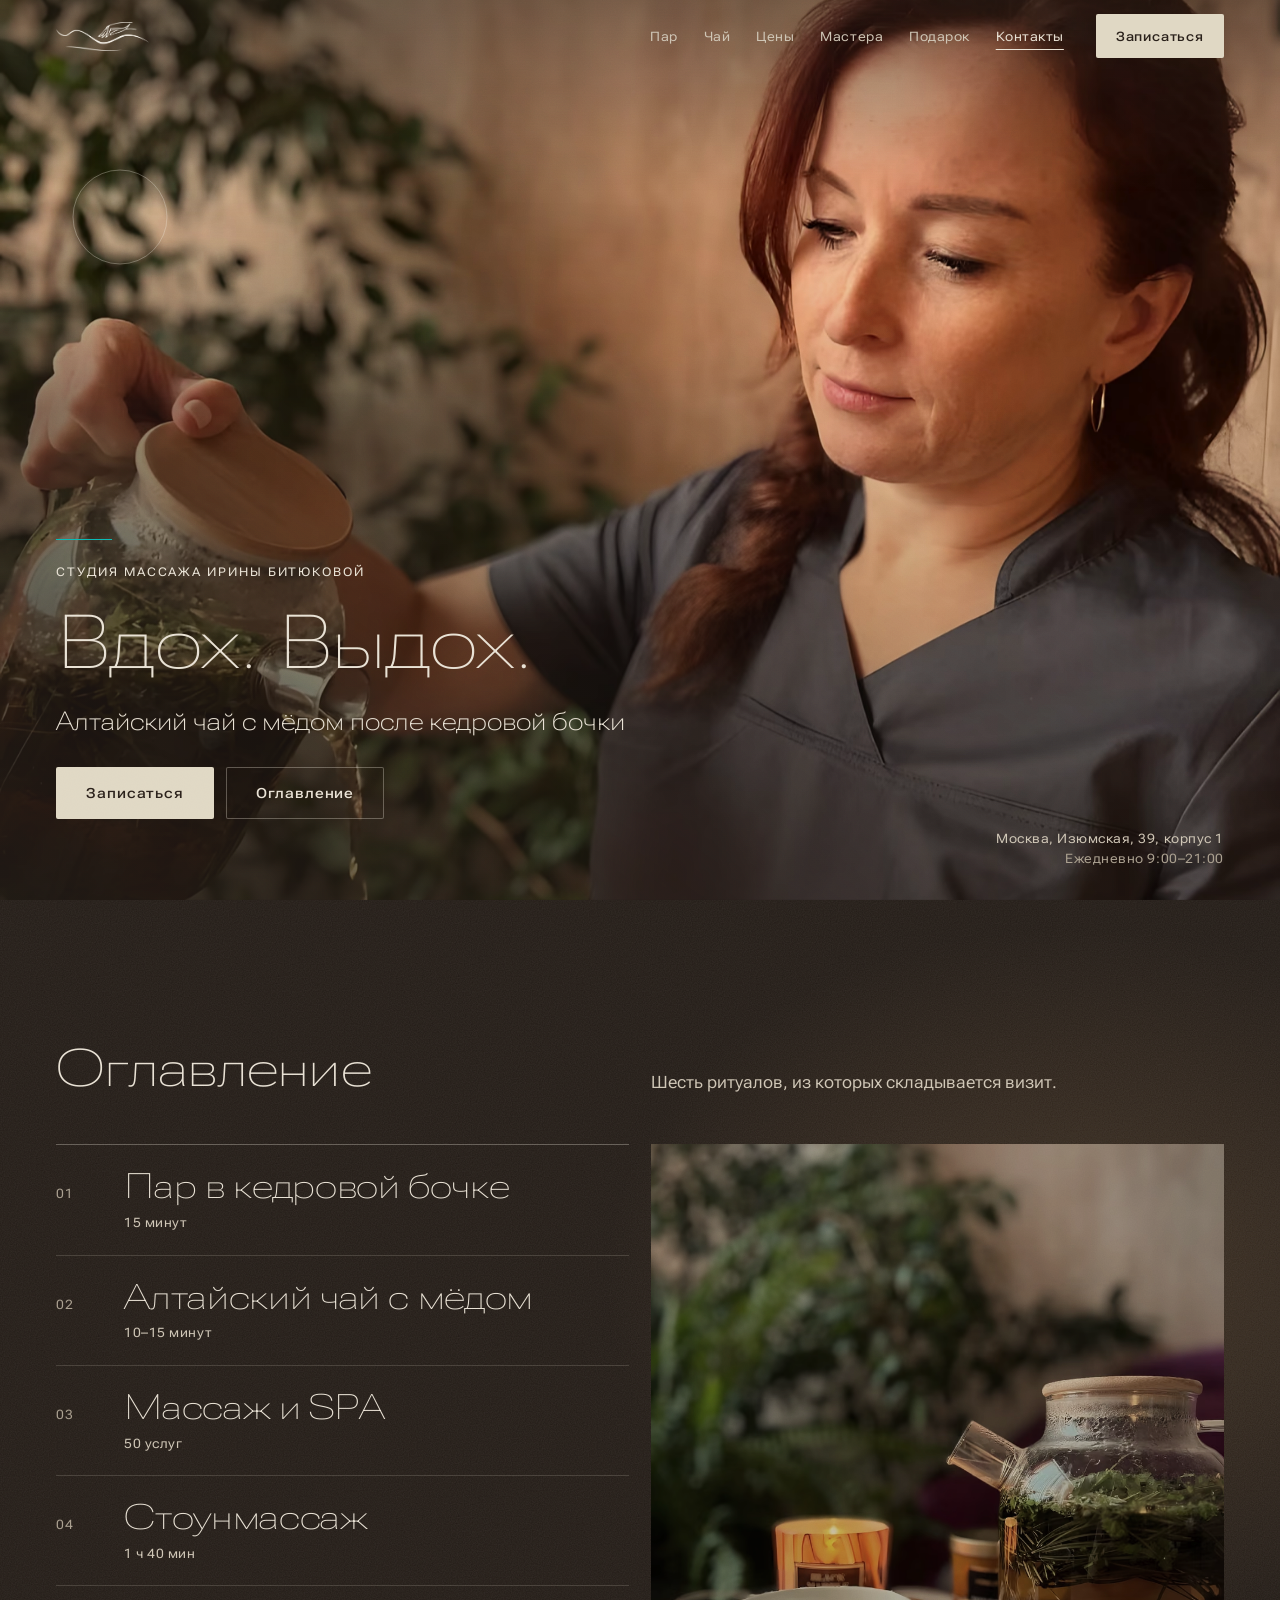
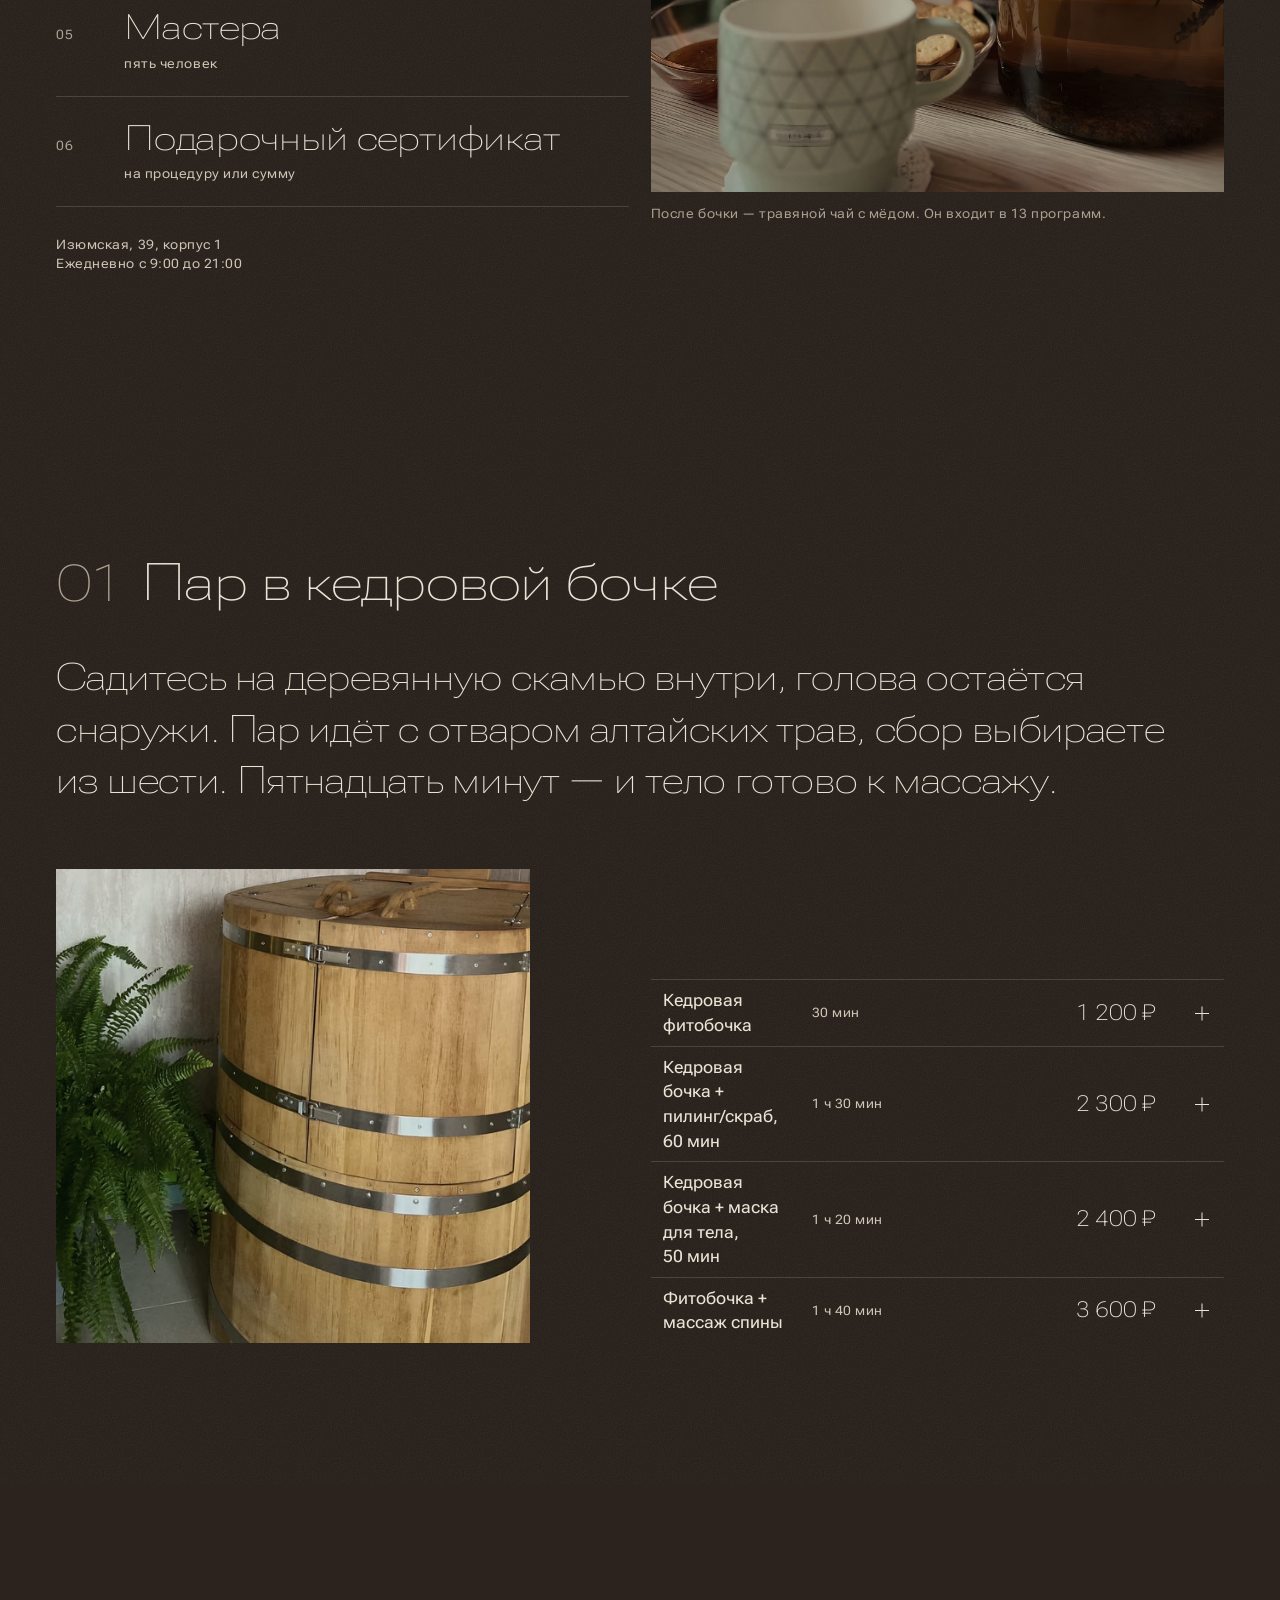
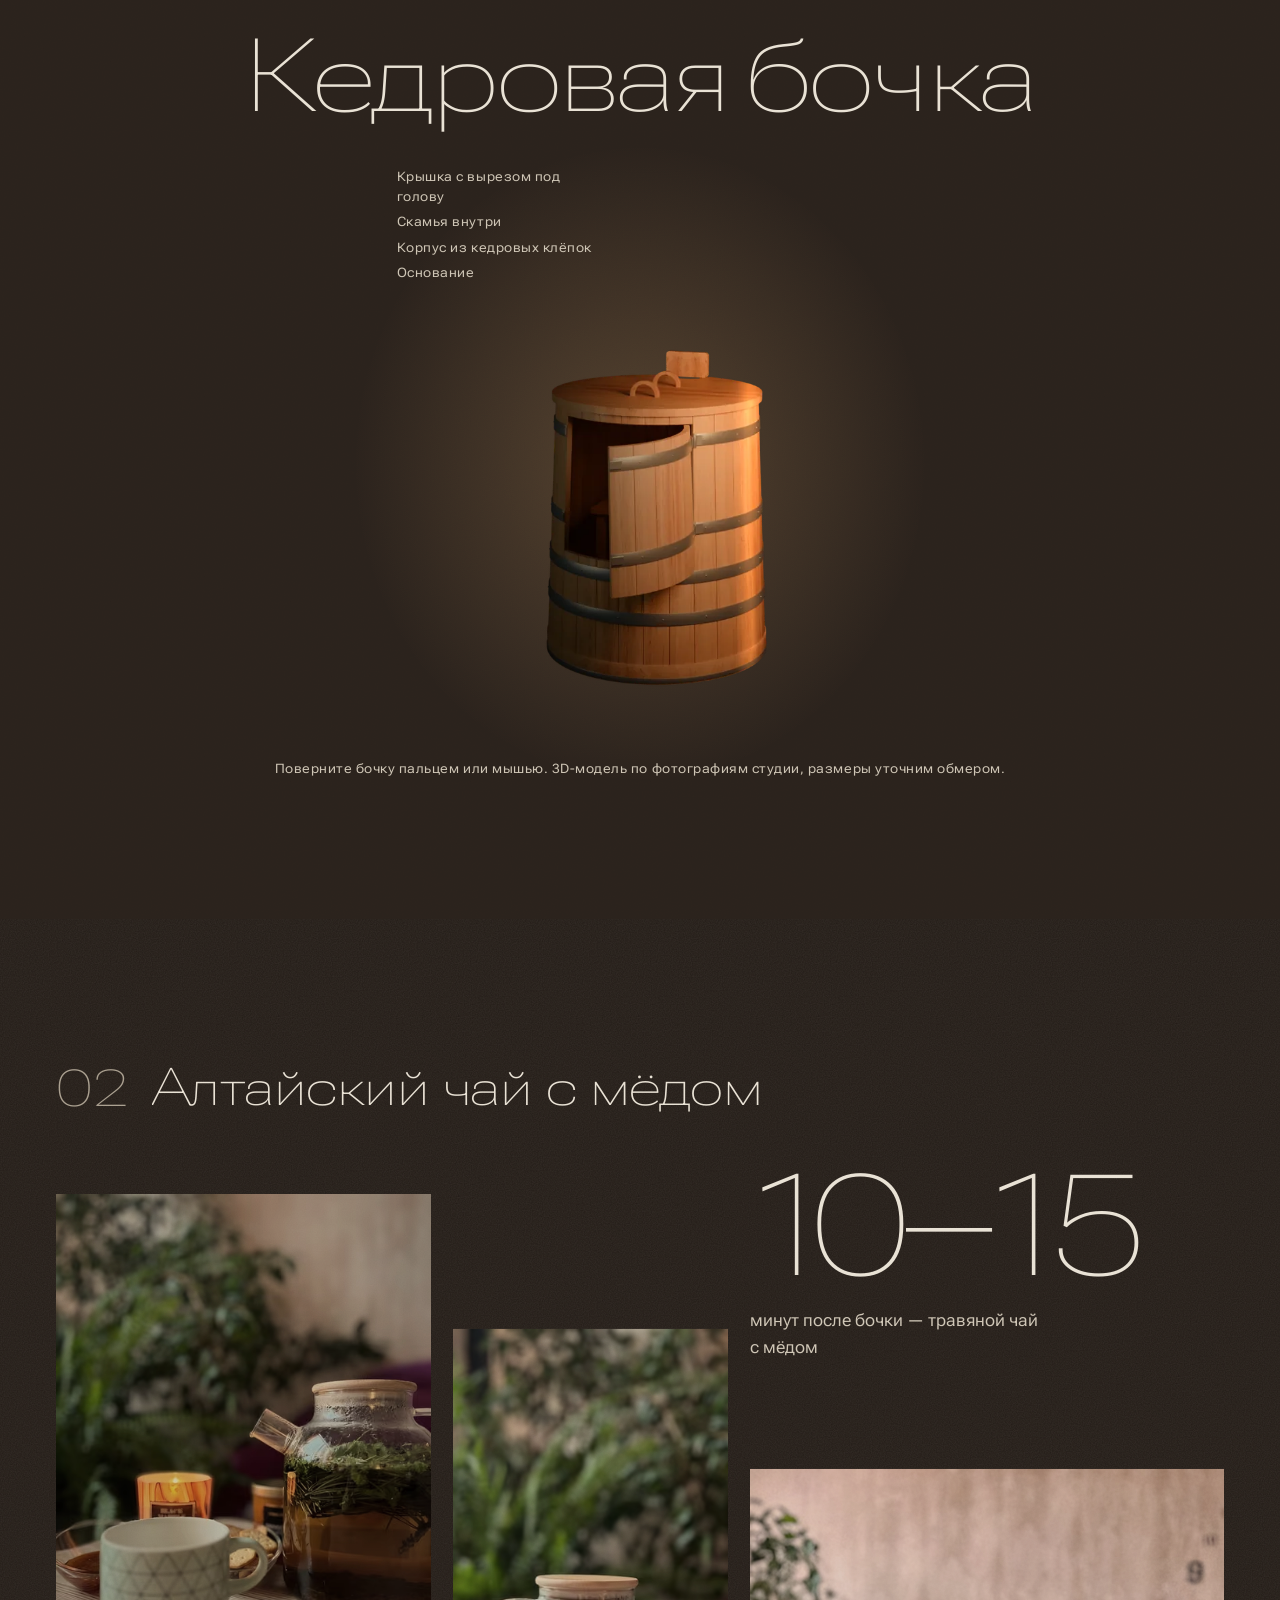
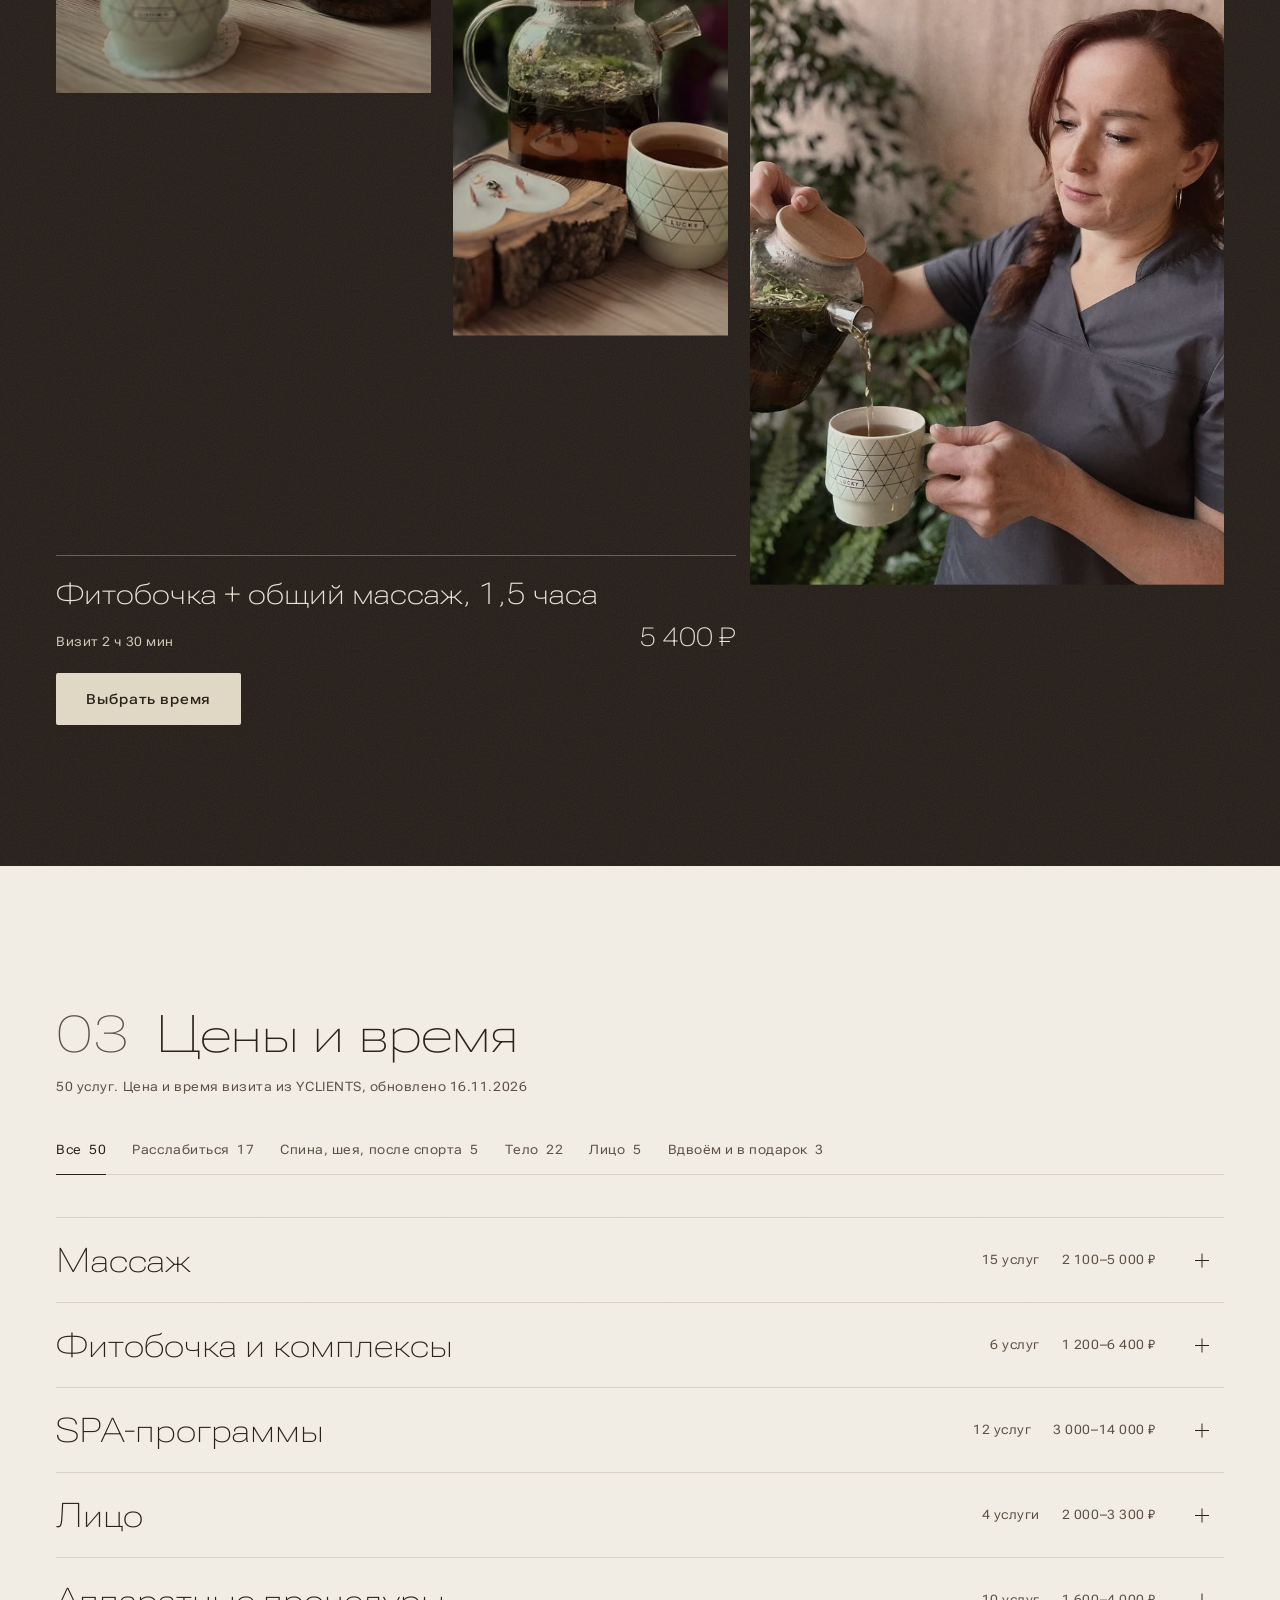
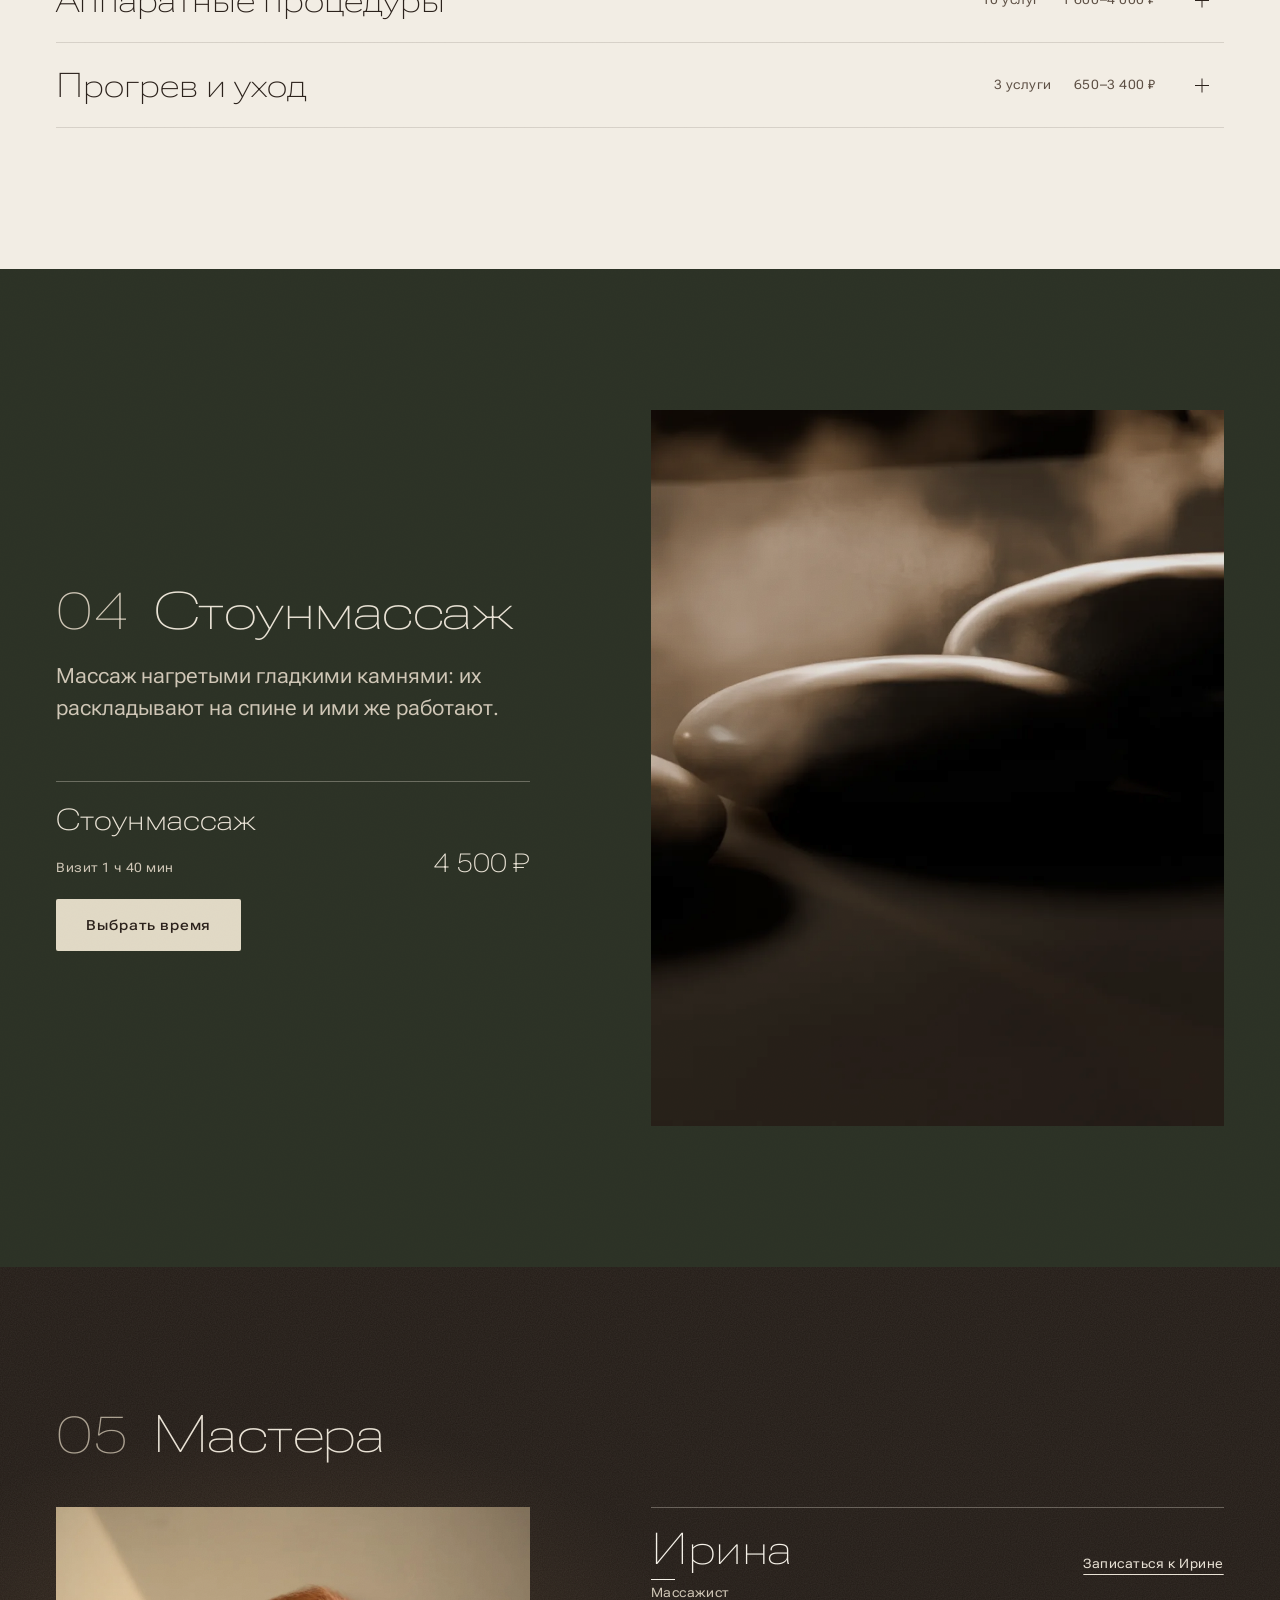
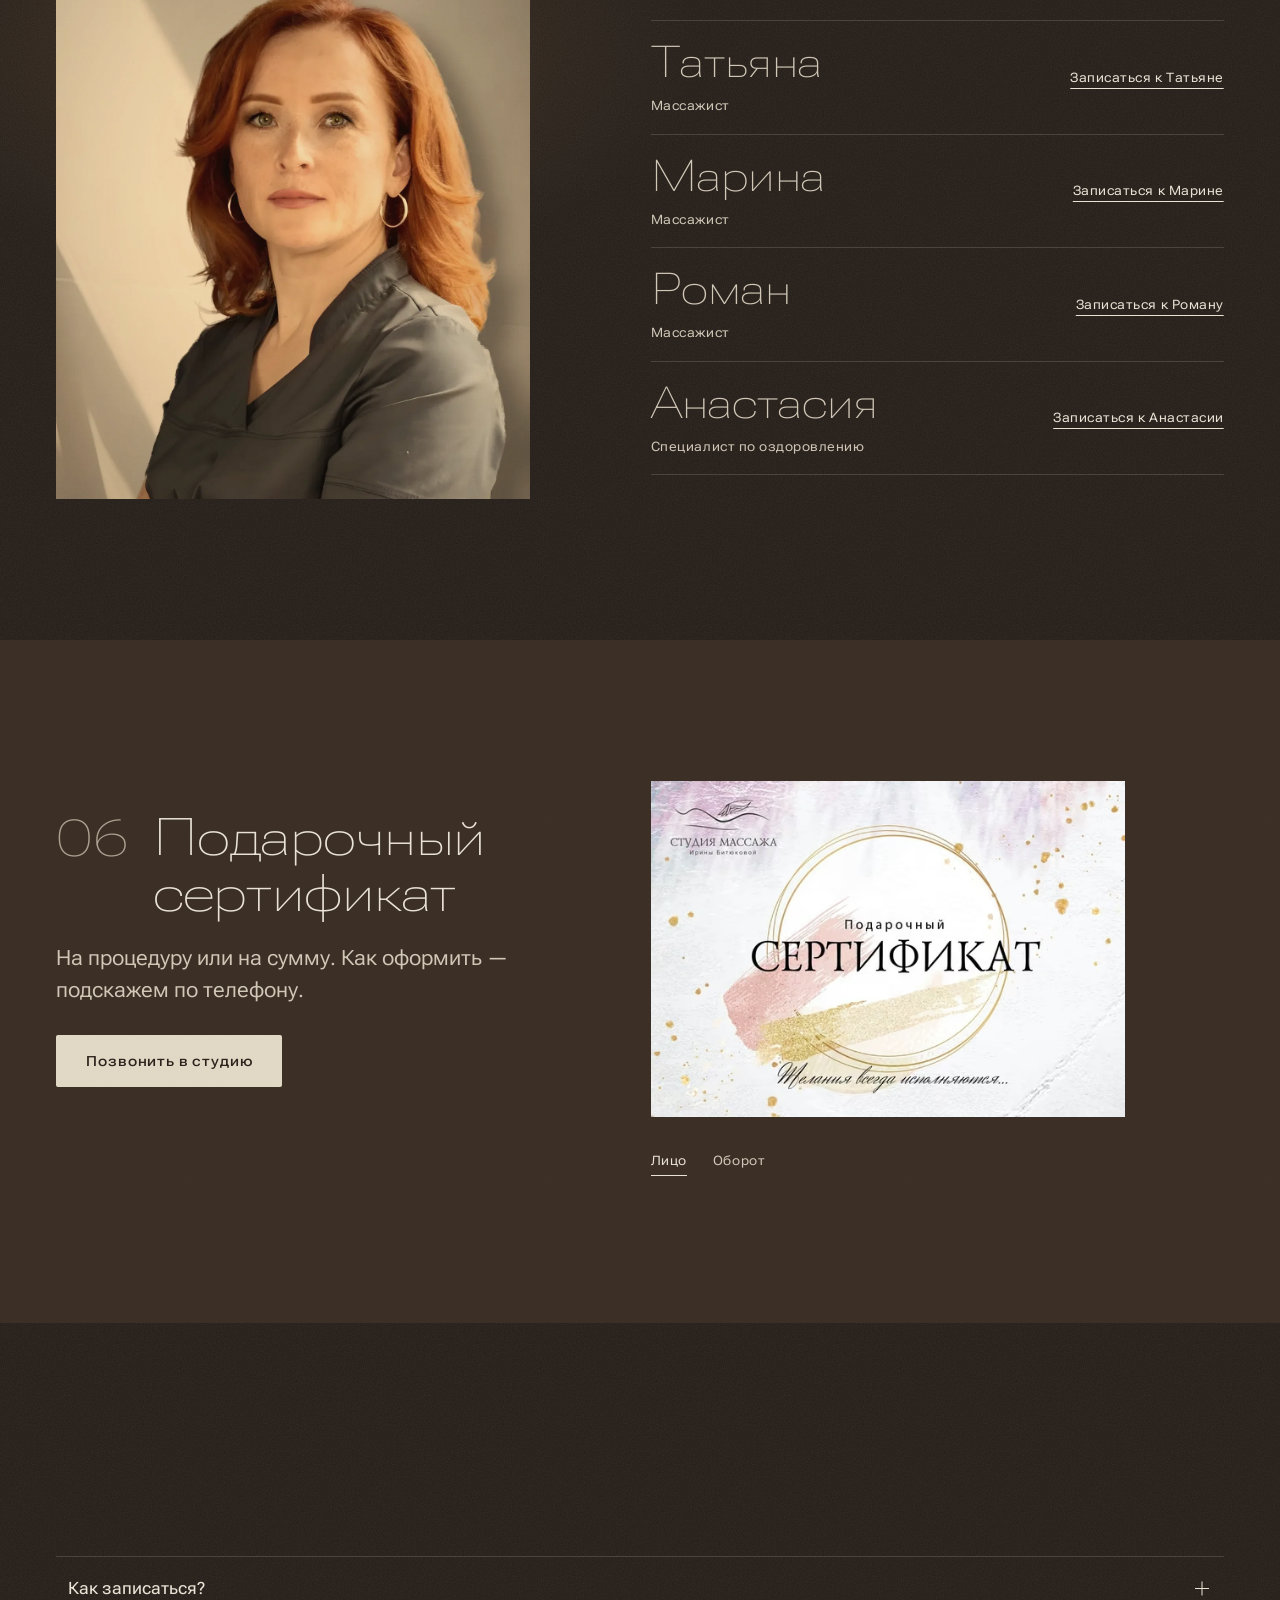
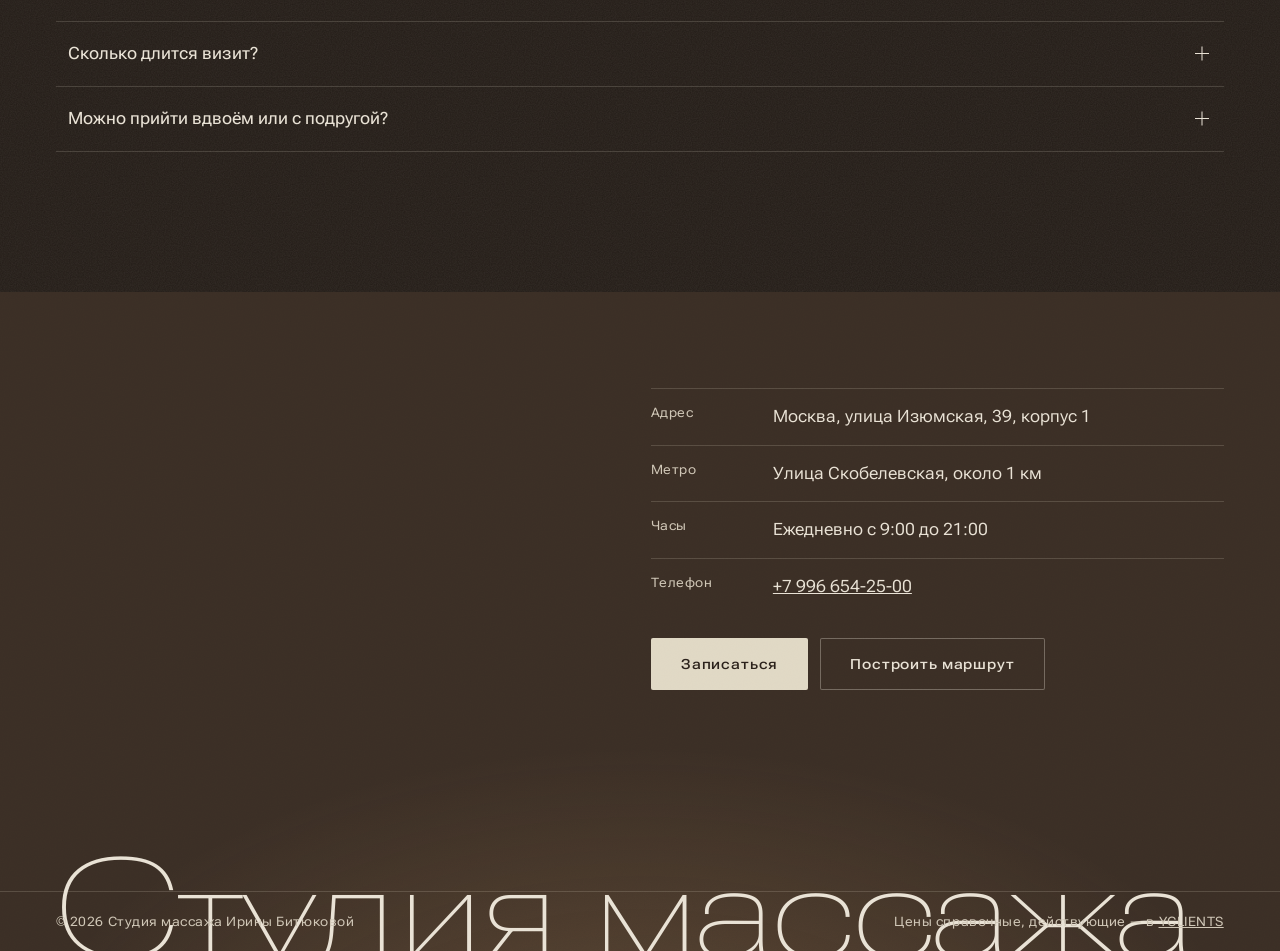
<file: final/m/zhurnal/index.html>
<!doctype html>
<html lang="ru">
<head>
<meta charset="utf-8">
<meta name="robots" content="noindex, nofollow">
<meta name="viewport" content="width=device-width, initial-scale=1, viewport-fit=cover">
<title>Журнал — Студия массажа Ирины Битюковой</title>
<meta name="description" content="Массаж тела и лица, SPA-программы и кедровая фитобочка на Изюмской, 39к1. Цены и время, запись через YCLIENTS. Ежедневно 09:00–21:00.">
<meta name="theme-color" content="#231C17">
<link rel="icon" href="../../assets/brand/logo-mark-cream.png">
<link rel="preload" href="../../assets/fonts/rflex-display.woff2" as="font" type="font/woff2" crossorigin>
<link rel="preload" href="../../assets/fonts/rflex-text.woff2" as="font" type="font/woff2" crossorigin>
<link rel="preload" as="image" href="../../assets/img/w-chay-1170.avif" imagesrcset="../../assets/img/w-chay-780.avif 780w, ../../assets/img/w-chay-1170.avif 1170w, ../../assets/img/w-chay-1560.avif 1560w" imagesizes="100vw" type="image/avif" fetchpriority="high">
<link rel="stylesheet" href="../../css/tokens-a.css">
<link rel="stylesheet" href="style.css">
<script>document.documentElement.classList.add('js')</script>
<script type="importmap">{"imports":{"three":"../../assets/vendor/three/three.module.js","three/addons/":"../../assets/vendor/three/addons/"}}</script>
</head>
<body>
<a class="skip" href="#ceny">К содержимому</a>

<header class="top" data-top>
  <a class="logo" href="./" aria-label="Студия массажа Ирины Битюковой, на главную"><img src="../../assets/brand/logo-mark-cream.png" width="894" height="279" alt=""></a>
  <nav class="nav" aria-label="Разделы"><a href="#par">Пар</a><a href="#chay">Чай</a><a href="#ceny">Цены</a><a href="#mastera">Мастера</a><a href="#podarok">Подарок</a><a href="#kontakty">Контакты</a></nav>
  <a class="a-btn a-btn-s" href="#ceny" data-book="">Записаться</a>
  <button class="menu-btn" type="button" aria-expanded="false" aria-controls="menu"><span class="sr">Меню</span><i aria-hidden="true"></i></button>
</header>
<div class="menu" id="menu" role="dialog" aria-modal="true" aria-label="Меню" hidden>
  <nav aria-label="Разделы"><a href="#par">Пар</a><a href="#bochka">Бочка</a><a href="#chay">Чай</a><a href="#ceny">Цены</a><a href="#kamni">Камни</a><a href="#mastera">Мастера</a><a href="#podarok">Подарок</a><a href="#voprosy">Вопросы</a><a href="#kontakty">Контакты</a></nav>
  <button class="menu-close" type="button">Закрыть меню</button>
</div>

<main id="main" class="a-grain">
<section class="cover" aria-labelledby="h1" data-breath>
  <div class="breath-media">
    <picture data-pic="w-chay"><source type="image/avif" srcset="../../assets/img/w-chay-780.avif 780w, ../../assets/img/w-chay-1170.avif 1170w, ../../assets/img/w-chay-1560.avif 1560w" sizes="100vw"><img alt="Ирина наливает алтайский чай после бочки" sizes="100vw" class="breath-img" fetchpriority="high" src="../../assets/img/w-chay-1170.webp" srcset="../../assets/img/w-chay-780.webp 780w, ../../assets/img/w-chay-1170.webp 1170w, ../../assets/img/w-chay-1560.webp 1560w" width="1560" height="2080" decoding="async"></picture>
  </div>
  <div class="breath-cue" aria-hidden="true"><i class="breath-ring"></i><span class="breath-in">Вдох</span><span class="breath-out">Выдохните</span></div>
  <div class="breath-copy">
    <span class="a-rule" aria-hidden="true"></span>
    <h1 id="h1" class="mast"><span class="mast-brand">Студия массажа Ирины Битюковой</span><span class="ln">Вдох. Выдох.</span></h1>
    <p class="hero-lead">Алтайский чай с&nbsp;мёдом после кедровой бочки</p>
    <div class="acts"><a class="a-btn" href="#ceny" data-book="">Записаться</a><a class="a-btn a-btn-ghost" href="#oglavlenie">Оглавление</a></div>
  </div>
  <p class="cover-place">Москва, Изюмская, 39, корпус&nbsp;1<br><span>Ежедневно 9:00–21:00</span></p>
</section>

<section class="contents" id="oglavlenie" aria-labelledby="contents-t">
  <div class="contents-head"><h2 id="contents-t" class="h2">Оглавление</h2><p>Шесть ритуалов, из которых складывается визит.</p></div>
  <div class="cover-text">
    <ol class="toc">
      <li><a href="#par" data-shot="../../assets/img/par-1170.webp" data-cap="Кедровая фитобочка в студии"><span class="toc-n">01</span><span class="toc-t">Пар в кедровой бочке</span><span class="toc-m">15 минут</span></a></li>
      <li><a href="#chay" data-shot="../../assets/img/w-svecha-960.webp"><span class="toc-n">02</span><span class="toc-t">Алтайский чай с&nbsp;мёдом</span><span class="toc-m">10–15 минут</span></a></li>
      <li><a href="#ceny" data-shot="../../assets/img/w-chay-1170.webp" data-cap="Ирина наливает алтайский чай после бочки"><span class="toc-n">03</span><span class="toc-t">Массаж и SPA</span><span class="toc-m"><span data-gen="count_all">50</span> услуг</span></a></li>
      <li><a href="#kamni" data-shot="../../assets/img/kamni-first.webp" data-cap="Мастер готовит тёплые камни к&nbsp;массажу"><span class="toc-n">04</span><span class="toc-t">Стоунмассаж</span><span class="toc-m">1&nbsp;ч 40&nbsp;мин</span></a></li>
      <li><a href="#mastera" data-shot="../../assets/img/w-master-3285373-1200.webp" data-cap="Ирина, массажист"><span class="toc-n">05</span><span class="toc-t">Мастера</span><span class="toc-m">пять человек</span></a></li>
      <li><a href="#podarok" data-shot="../../assets/img/sert-face-1120.webp" data-cap="Лицевая сторона подарочного сертификата студии"><span class="toc-n">06</span><span class="toc-t">Подарочный сертификат</span><span class="toc-m">на процедуру или сумму</span></a></li>
    </ol>
    <p class="cover-foot">Изюмская, 39, корпус&nbsp;1<br>Ежедневно с&nbsp;9:00 до&nbsp;21:00</p>
  </div>
  <figure class="cover-photo">
    <picture data-pic="w-svecha"><source type="image/avif" srcset="../../assets/img/w-svecha-480.avif 480w, ../../assets/img/w-svecha-960.avif 960w" sizes="(max-width: 767px) 100vw, 42vw"><img alt="Чай и свеча на деревянном столе" sizes="(max-width: 767px) 100vw, 42vw" class="cover-img" loading="lazy" src="../../assets/img/w-svecha-960.webp" srcset="../../assets/img/w-svecha-480.webp 480w, ../../assets/img/w-svecha-960.webp 960w" width="960" height="1280" decoding="async"></picture>
    <div class="cover-slices slices" aria-hidden="true"></div>
    <figcaption>После бочки — травяной чай с&nbsp;мёдом. Он входит в&nbsp;<span data-gen="chay_programs">13</span> программ.</figcaption>
  </figure>
</section>

<section class="spread par" id="par" aria-labelledby="par-t">
  <p class="kicker"><span>01</span></p>
  <h2 id="par-t" class="h2">Пар в кедровой бочке</h2>
  <div class="redact" data-redact style="--img:url(../../assets/img/par-780.avif)">
    <p class="redact-text">Садитесь на деревянную скамью внутри, <span class="redact-keep">голова остаётся снаружи</span>. Пар идёт с&nbsp;<span class="redact-keep">отваром алтайских трав</span>, сбор выбираете из шести. <span class="redact-keep">Пятнадцать минут</span> — и тело готово к&nbsp;массажу.</p>
  </div>
  <div class="par-row">
    <figure class="par-photo"><picture data-pic="par"><source type="image/avif" srcset="../../assets/img/par-780.avif 780w, ../../assets/img/par-1170.avif 1170w, ../../assets/img/par-1560.avif 1560w" sizes="(max-width: 767px) 100vw, 40vw"><img alt="Кедровая фитобочка в студии" sizes="(max-width: 767px) 100vw, 40vw" loading="lazy" src="../../assets/img/par-1170.webp" srcset="../../assets/img/par-780.webp 780w, ../../assets/img/par-1170.webp 1170w, ../../assets/img/par-1560.webp 1560w" width="1560" height="2080" decoding="async"></picture></figure>
    <ul class="rows">
<li class="row" data-goals="otdyh" data-min="1200" data-max="1200"><details><summary class="row-s"><span class="r-name">Кедровая фитобочка</span><span class="r-dur">30 мин</span><span class="r-price">1 200 ₽</span><span class="pm" aria-hidden="true"></span></summary><div class="r-body"><p>Парение в кедровой бочке с отваром алтайских трав занимает 10-15 минут. После парения подают травяной чай с мёдом.</p><ul class="r-inc"><li>Парение в кедровой бочке с отваром алтайских трав, 10-15 минут</li><li>Травяной чай с мёдом</li></ul><p class="r-note">Время визита по YCLIENTS: 30 мин.</p><a class="btn" href="https://n1165901.yclients.com/company/1070451/personal/select-time?o=s16024826" target="_blank" rel="noopener">Выбрать время<span class="sr">: Кедровая фитобочка. Откроется YCLIENTS</span></a></div></details></li>
<li class="row" data-goals="telo" data-min="2300" data-max="2300"><details><summary class="row-s"><span class="r-name">Кедровая бочка + пилинг/скраб, 60 мин</span><span class="r-dur">1 ч 30 мин</span><span class="r-price">2 300 ₽</span><span class="pm" aria-hidden="true"></span></summary><div class="r-body"><p>Программа включает парение в кедровой бочке, скрабирование тела, душ и алтайский чай. Общая длительность: 60 минут.</p><ul class="r-inc"><li>Парение в кедровой бочке</li><li>Скрабирование тела</li><li>Душ</li><li>Алтайский чай</li></ul><p class="r-note">Время визита по YCLIENTS: 1 ч 30 мин.</p><a class="btn" href="https://n1165901.yclients.com/company/1070451/personal/select-time?o=s26303947" target="_blank" rel="noopener">Выбрать время<span class="sr">: Кедровая бочка + пилинг/скраб, 60 мин. Откроется YCLIENTS</span></a></div></details></li>
<li class="row" data-goals="telo" data-min="2400" data-max="2400"><details><summary class="row-s"><span class="r-name">Кедровая бочка + маска для тела, 50 мин</span><span class="r-dur">1 ч 20 мин</span><span class="r-price">2 400 ₽</span><span class="pm" aria-hidden="true"></span></summary><div class="r-body"><p>Парение в кедровой бочке и крем-маска для тела, общая длительность 50 минут. Варианты маски: лифтинг, водорослевая или питательная.</p><ul class="r-inc"><li>Парение в кедровой бочке</li><li>Крем-маска для тела на выбор: лифтинг, водорослевая или питательная</li></ul><p class="r-note">Время визита по YCLIENTS: 1 ч 20 мин.</p><a class="btn" href="https://n1165901.yclients.com/company/1070451/personal/select-time?o=s26303911" target="_blank" rel="noopener">Выбрать время<span class="sr">: Кедровая бочка + маска для тела, 50 мин. Откроется YCLIENTS</span></a></div></details></li>
<li class="row" data-goals="spina" data-min="3600" data-max="3600"><details><summary class="row-s"><span class="r-name">Фитобочка + массаж спины</span><span class="r-dur">1 ч 40 мин</span><span class="r-price">3 600 ₽</span><span class="pm" aria-hidden="true"></span></summary><div class="r-body"><p>Сначала вас ждут 15 минут парения в кедровой фитобочке и алтайский чай с мёдом. Затем мастер проводит массаж спины продолжительностью 50 минут.</p><ul class="r-inc"><li>Парение в кедровой фитобочке, 15 минут</li><li>Алтайский чай с мёдом, 15 минут</li><li>Массаж спины, 50 минут</li></ul><p class="r-note">Время визита по YCLIENTS: 1 ч 40 мин.</p><a class="btn" href="https://n1165901.yclients.com/company/1070451/personal/select-time?o=s16233387" target="_blank" rel="noopener">Выбрать время<span class="sr">: Фитобочка + массаж спины. Откроется YCLIENTS</span></a></div></details></li>
    </ul>
  </div>
</section>

<section class="b3l-sec" id="bochka" aria-labelledby="b3l-t" data-b3l-host>
  <div class="b3l-pin">
    <h2 id="b3l-t" class="b3l-title"><span class="b3l-w1">Кедровая</span><span class="b3l-gap" aria-hidden="true"></span><span class="b3l-w2">бочка</span></h2>
    <div class="b3l" data-b3l="../../assets/">
      <img class="b3l-poster" src="../../assets/img/b3d/f01.webp" width="720" height="900" alt="Кедровая бочка: корпус из клёпок, стальные обручи, крышка с вырезом под голову" loading="lazy">
      <canvas aria-hidden="true"></canvas>
      <ol class="b3l-labels" aria-label="Из чего состоит бочка">
        <li data-part="Lid">Крышка с вырезом под голову</li>
        <li data-part="Bench">Скамья внутри</li>
        <li data-part="Body">Корпус из кедровых клёпок</li>
        <li data-part="Base">Основание</li>
      </ol>
    </div>
    <p class="b3l-note">Поверните бочку пальцем или мышью. 3D-модель по фотографиям студии, размеры уточним обмером.</p>
  </div>
</section>

<section class="spread chay" id="chay" aria-labelledby="chay-t">
  <p class="kicker"><span>02</span></p>
  <h2 id="chay-t" class="h2">Алтайский чай с&nbsp;мёдом</h2>
  <div class="collage">
    <figure class="c1"><picture data-pic="w-svecha"><source type="image/avif" srcset="../../assets/img/w-svecha-480.avif 480w, ../../assets/img/w-svecha-960.avif 960w" sizes="(max-width: 767px) 100vw, 30vw"><img alt="Чай и свеча на деревянном столе" sizes="(max-width: 767px) 100vw, 30vw" loading="lazy" src="../../assets/img/w-svecha-960.webp" srcset="../../assets/img/w-svecha-480.webp 480w, ../../assets/img/w-svecha-960.webp 960w" width="960" height="1280" decoding="async"></picture></figure>
    <figure class="c2"><picture data-pic="w-progrev"><source type="image/avif" srcset="../../assets/img/w-progrev-480.avif 480w, ../../assets/img/w-progrev-960.avif 960w" sizes="(max-width: 767px) 100vw, 30vw"><img alt="Стеклянный чайник с травами" sizes="(max-width: 767px) 100vw, 30vw" loading="lazy" src="../../assets/img/w-progrev-960.webp" srcset="../../assets/img/w-progrev-480.webp 480w, ../../assets/img/w-progrev-960.webp 960w" width="960" height="1280" decoding="async"></picture></figure>
    <div class="c3"><p class="big-num">10–15</p><p class="big-unit">минут после бочки — травяной чай с&nbsp;мёдом</p></div>
    <figure class="c4"><picture data-pic="chay"><source type="image/avif" srcset="../../assets/img/chay-780.avif 780w, ../../assets/img/chay-1170.avif 1170w, ../../assets/img/chay-1560.avif 1560w" sizes="(max-width: 767px) 100vw, 40vw"><img alt="Мастер наливает чай в кружку" sizes="(max-width: 767px) 100vw, 40vw" loading="lazy" src="../../assets/img/chay-1170.webp" srcset="../../assets/img/chay-780.webp 780w, ../../assets/img/chay-1170.webp 1170w, ../../assets/img/chay-1560.webp 1560w" width="1560" height="2080" decoding="async"></picture></figure>
  </div>
<div class="offer"><p class="offer-name">Фитобочка + общий массаж, 1,5 часа</p><p class="offer-meta"><span class="offer-dur">Визит 2 ч 30 мин</span><span class="offer-price">5 400 ₽</span></p><a class="btn" href="https://n1165901.yclients.com/company/1070451/personal/select-time?o=s16233372" target="_blank" rel="noopener">Выбрать время<span class="sr">: Фитобочка + общий массаж, 1,5 часа. Откроется YCLIENTS</span></a></div>
</section>

<section class="ceny" id="ceny" aria-labelledby="ceny-t" data-ceny>
  <div class="ceny-head">
    <p class="kicker"><span>03</span></p>
    <h2 id="ceny-t" class="h2">Цены и время</h2>
    <p class="ceny-sub"><span data-gen="count_all">50</span> услуг. Цена и время визита из YCLIENTS, обновлено <span data-gen="updated">16.11.2026</span></p>
  </div>
  <div class="goals" role="group" aria-label="Что вам нужно">
<button type="button" class="goal" data-goal="all" aria-pressed="true">Все <span class="goal-n">50</span></button>
<button type="button" class="goal" data-goal="otdyh" aria-pressed="false">Расслабиться <span class="goal-n">17</span></button>
<button type="button" class="goal" data-goal="spina" aria-pressed="false">Спина, шея, после спорта <span class="goal-n">5</span></button>
<button type="button" class="goal" data-goal="telo" aria-pressed="false">Тело <span class="goal-n">22</span></button>
<button type="button" class="goal" data-goal="lico" aria-pressed="false">Лицо <span class="goal-n">5</span></button>
<button type="button" class="goal" data-goal="vdvoem" aria-pressed="false">Вдвоём и в подарок <span class="goal-n">3</span></button>
  </div>
  <p class="ceny-status" data-ceny-status role="status" aria-live="polite"></p>
  <div class="ceny-list">
<details class="grp" id="g-massazh" data-grp="massazh"><summary class="grp-s"><h3 class="grp-t">Массаж</h3><span class="grp-m"><span class="grp-n">15 услуг</span><span class="grp-r">2 100–5 000 ₽</span></span><span class="pm" aria-hidden="true"></span></summary>
<ul class="rows">
<li class="row" id="s-16060784" data-goals="telo" data-min="3700" data-max="4000"><details><summary class="row-s"><span class="r-name">Антицеллюлитный массаж, 1 час</span><span class="r-dur">1 ч 5 мин</span><span class="r-price">3 700–4 000 ₽</span><span class="pm" aria-hidden="true"></span></summary><div class="r-body"><p>Антицеллюлитный массаж бёдер, ягодиц и живота. Сеанс длится 1 час.</p><ul class="r-inc"><li>Бёдра, ягодицы и живот</li></ul><p class="r-note">Время визита по YCLIENTS: 1 ч 5 мин. Цена зависит от мастера.</p><a class="btn" href="https://n1165901.yclients.com/company/1070451/personal/select-time?o=s16060784" target="_blank" rel="noopener">Выбрать время<span class="sr">: Антицеллюлитный массаж, 1 час. Откроется YCLIENTS</span></a></div></details></li>
<li class="row" id="s-16060789" data-goals="telo" data-min="4500" data-max="4700"><details><summary class="row-s"><span class="r-name">Антицеллюлитный массаж, 1,5 часа</span><span class="r-dur">1 ч 35 мин</span><span class="r-price">4 500–4 700 ₽</span><span class="pm" aria-hidden="true"></span></summary><div class="r-body"><p>Антицеллюлитный массаж бёдер, ягодиц, живота и рук. Продолжительность: 1,5 часа.</p><ul class="r-inc"><li>Бёдра, ягодицы, живот и руки</li></ul><p class="r-note">Время визита по YCLIENTS: 1 ч 35 мин. Цена зависит от мастера.</p><a class="btn" href="https://n1165901.yclients.com/company/1070451/personal/select-time?o=s16060789" target="_blank" rel="noopener">Выбрать время<span class="sr">: Антицеллюлитный массаж, 1,5 часа. Откроется YCLIENTS</span></a></div></details></li>
<li class="row" id="s-16079879" data-goals="telo" data-min="3500" data-max="3500"><details><summary class="row-s"><span class="r-name">Лимфодренажный массаж, 1 час</span><span class="r-dur">1 ч 5 мин</span><span class="r-price">3 500 ₽</span><span class="pm" aria-hidden="true"></span></summary><div class="r-body"><p>Массаж в лимфодренажной технике продолжительностью 1 час.</p><p class="r-note">Время визита по YCLIENTS: 1 ч 5 мин.</p><a class="btn" href="https://n1165901.yclients.com/company/1070451/personal/select-time?o=s16079879" target="_blank" rel="noopener">Выбрать время<span class="sr">: Лимфодренажный массаж, 1 час. Откроется YCLIENTS</span></a></div></details></li>
<li class="row" id="s-16080419" data-goals="telo" data-min="4500" data-max="4500"><details><summary class="row-s"><span class="r-name">Лимфодренажный массаж, 1,5 часа</span><span class="r-dur">1 ч 45 мин</span><span class="r-price">4 500 ₽</span><span class="pm" aria-hidden="true"></span></summary><div class="r-body"><p>Массаж в лимфодренажной технике продолжительностью 1,5 часа.</p><p class="r-note">Время визита по YCLIENTS: 1 ч 45 мин.</p><a class="btn" href="https://n1165901.yclients.com/company/1070451/personal/select-time?o=s16080419" target="_blank" rel="noopener">Выбрать время<span class="sr">: Лимфодренажный массаж, 1,5 часа. Откроется YCLIENTS</span></a></div></details></li>
<li class="row" id="s-16024286" data-goals="spina" data-min="2500" data-max="2700"><details><summary class="row-s"><span class="r-name">Массаж спины, 45 мин</span><span class="r-dur">50 мин</span><span class="r-price">2 500–2 700 ₽</span><span class="pm" aria-hidden="true"></span></summary><div class="r-body"><p>Массаж спины с проработкой пояснично-крестцовой зоны и шейного отдела. Сеанс длится 45 минут.</p><ul class="r-inc"><li>Спина, пояснично-крестцовая зона и шейный отдел</li></ul><p class="r-note">Время визита по YCLIENTS: 50 мин. Цена зависит от мастера.</p><a class="btn" href="https://n1165901.yclients.com/company/1070451/personal/select-time?o=s16024286" target="_blank" rel="noopener">Выбрать время<span class="sr">: Массаж спины, 45 мин. Откроется YCLIENTS</span></a></div></details></li>
<li class="row" id="s-16060775" data-goals="spina" data-min="2100" data-max="2100"><details><summary class="row-s"><span class="r-name">Массаж шейно-воротниковой зоны, 30 мин</span><span class="r-dur">35 мин</span><span class="r-price">2 100 ₽</span><span class="pm" aria-hidden="true"></span></summary><div class="r-body"><p>Массаж шейно-воротниковой зоны продолжительностью 30 минут.</p><p class="r-note">Время визита по YCLIENTS: 35 мин.</p><a class="btn" href="https://n1165901.yclients.com/company/1070451/personal/select-time?o=s16060775" target="_blank" rel="noopener">Выбрать время<span class="sr">: Массаж шейно-воротниковой зоны, 30 мин. Откроется YCLIENTS</span></a></div></details></li>
<li class="row" id="s-16047810" data-goals="otdyh" data-min="3500" data-max="3900"><details><summary class="row-s"><span class="r-name">Общий массаж для женщин, 1 час</span><span class="r-dur">1 ч 10 мин</span><span class="r-price">3 500–3 900 ₽</span><span class="pm" aria-hidden="true"></span></summary><div class="r-body"><p>Общий массаж ног, спины, шеи и рук. Продолжительность: 1 час.</p><ul class="r-inc"><li>Ноги, спина, шея и руки</li></ul><p class="r-note">Время визита по YCLIENTS: 1 ч 10 мин. Цена зависит от мастера.</p><a class="btn" href="https://n1165901.yclients.com/company/1070451/personal/select-time?o=s16047810" target="_blank" rel="noopener">Выбрать время<span class="sr">: Общий массаж для женщин, 1 час. Откроется YCLIENTS</span></a></div></details></li>
<li class="row" id="s-16059495" data-goals="otdyh" data-min="4400" data-max="4400"><details><summary class="row-s"><span class="r-name">Общий массаж для женщин, 1,5 часа</span><span class="r-dur">1 ч 40 мин</span><span class="r-price">4 400 ₽</span><span class="pm" aria-hidden="true"></span></summary><div class="r-body"><p>Общий массаж всего тела продолжительностью 90 минут. Мастер прорабатывает ноги, спину, шею, руки, живот и голову.</p><ul class="r-inc"><li>Ноги, спина, шея, руки, живот и голова</li></ul><p class="r-note">Время визита по YCLIENTS: 1 ч 40 мин.</p><a class="btn" href="https://n1165901.yclients.com/company/1070451/personal/select-time?o=s16059495" target="_blank" rel="noopener">Выбрать время<span class="sr">: Общий массаж для женщин, 1,5 часа. Откроется YCLIENTS</span></a></div></details></li>
<li class="row" id="s-16060798" data-goals="otdyh" data-min="4900" data-max="5000"><details><summary class="row-s"><span class="r-name">Общий массаж для женщин, 2 часа</span><span class="r-dur">2 ч 15 мин</span><span class="r-price">4 900–5 000 ₽</span><span class="pm" aria-hidden="true"></span></summary><div class="r-body"><p>Классический общий массаж с проработкой мышц ног, спины, шеи, рук, живота и головы. Сеанс длится 2 часа.</p><ul class="r-inc"><li>Ноги, спина, шея, руки, живот и голова</li></ul><p class="r-note">Время визита по YCLIENTS: 2 ч 15 мин. Цена зависит от мастера.</p><a class="btn" href="https://n1165901.yclients.com/company/1070451/personal/select-time?o=s16060798" target="_blank" rel="noopener">Выбрать время<span class="sr">: Общий массаж для женщин, 2 часа. Откроется YCLIENTS</span></a></div></details></li>
<li class="row" id="s-31780086" data-goals="otdyh" data-min="3700" data-max="3700"><details><summary class="row-s"><span class="r-name">Общий массаж для мужчин, 1 час</span><span class="r-dur">1 ч 15 мин</span><span class="r-price">3 700 ₽</span><span class="pm" aria-hidden="true"></span></summary><div class="r-body"><p>Общий массаж ног, спины, шеи и рук. Продолжительность: 1 час.</p><ul class="r-inc"><li>Ноги, спина, шея и руки</li></ul><p class="r-note">Время визита по YCLIENTS: 1 ч 15 мин.</p><a class="btn" href="https://n1165901.yclients.com/company/1070451/personal/select-time?o=s31780086" target="_blank" rel="noopener">Выбрать время<span class="sr">: Общий массаж для мужчин, 1 час. Откроется YCLIENTS</span></a></div></details></li>
<li class="row" id="s-16060770" data-goals="otdyh" data-min="4600" data-max="4600"><details><summary class="row-s"><span class="r-name">Общий массаж для мужчин, 1,5 часа</span><span class="r-dur">1 ч 45 мин</span><span class="r-price">4 600 ₽</span><span class="pm" aria-hidden="true"></span></summary><div class="r-body"><p>Общий массаж всего тела продолжительностью 1,5 часа. В сеанс входят ноги, спина, шея, руки и голова.</p><ul class="r-inc"><li>Ноги, спина, шея, руки и голова</li></ul><p class="r-note">Время визита по YCLIENTS: 1 ч 45 мин.</p><a class="btn" href="https://n1165901.yclients.com/company/1070451/personal/select-time?o=s16060770" target="_blank" rel="noopener">Выбрать время<span class="sr">: Общий массаж для мужчин, 1,5 часа. Откроется YCLIENTS</span></a></div></details></li>
<li class="row" id="s-16060809" data-goals="otdyh" data-min="5000" data-max="5000"><details><summary class="row-s"><span class="r-name">Общий массаж для мужчин, 2 часа</span><span class="r-dur">2 ч</span><span class="r-price">5 000 ₽</span><span class="pm" aria-hidden="true"></span></summary><div class="r-body"><p>Классический общий массаж с проработкой мышц ног, спины, шеи, рук и головы. Сеанс длится 2 часа.</p><ul class="r-inc"><li>Ноги, спина, шея, руки и голова</li></ul><p class="r-note">Время визита по YCLIENTS: 2 ч.</p><a class="btn" href="https://n1165901.yclients.com/company/1070451/personal/select-time?o=s16060809" target="_blank" rel="noopener">Выбрать время<span class="sr">: Общий массаж для мужчин, 2 часа. Откроется YCLIENTS</span></a></div></details></li>
<li class="row" id="s-25358865" data-goals="spina" data-min="3700" data-max="3700"><details><summary class="row-s"><span class="r-name">Спортивный массаж, 60 мин</span><span class="r-dur">1 ч 10 мин</span><span class="r-price">3 700 ₽</span><span class="pm" aria-hidden="true"></span></summary><div class="r-body"><p>Интенсивная техника массажа с проработкой мышц и связок. Продолжительность сеанса: 60 минут.</p><ul class="r-inc"><li>Проработка мышц и связок</li></ul><p class="r-note">Время визита по YCLIENTS: 1 ч 10 мин.</p><a class="btn" href="https://n1165901.yclients.com/company/1070451/personal/select-time?o=s25358865" target="_blank" rel="noopener">Выбрать время<span class="sr">: Спортивный массаж, 60 мин. Откроется YCLIENTS</span></a></div></details></li>
<li class="row" id="s-25359054" data-goals="spina" data-min="4500" data-max="4500"><details><summary class="row-s"><span class="r-name">Спортивный массаж, 90 мин</span><span class="r-dur">1 ч 45 мин</span><span class="r-price">4 500 ₽</span><span class="pm" aria-hidden="true"></span></summary><div class="r-body"><p>Спортивный массаж мышц и связок. Сеанс длится 90 минут.</p><ul class="r-inc"><li>Проработка мышц и связок</li></ul><p class="r-note">Время визита по YCLIENTS: 1 ч 45 мин.</p><a class="btn" href="https://n1165901.yclients.com/company/1070451/personal/select-time?o=s25359054" target="_blank" rel="noopener">Выбрать время<span class="sr">: Спортивный массаж, 90 мин. Откроется YCLIENTS</span></a></div></details></li>
<li class="row" id="s-16080443" data-goals="otdyh" data-min="4500" data-max="4500"><details><summary class="row-s"><span class="r-name">Стоунмассаж</span><span class="r-dur">1 ч 40 мин</span><span class="r-price">4 500 ₽</span><span class="pm" aria-hidden="true"></span></summary><div class="r-body"><p>Во время массажа мастер использует специально нагретые камни. Они отдают тепло и прогревают напряжённые мышцы.</p><ul class="r-inc"><li>Массаж нагретыми камнями</li></ul><p class="r-note">Время визита по YCLIENTS: 1 ч 40 мин.</p><a class="btn" href="https://n1165901.yclients.com/company/1070451/personal/select-time?o=s16080443" target="_blank" rel="noopener">Выбрать время<span class="sr">: Стоунмассаж. Откроется YCLIENTS</span></a></div></details></li>
</ul></details>
<details class="grp" id="g-fitobochka" data-grp="fitobochka"><summary class="grp-s"><h3 class="grp-t">Фитобочка и комплексы</h3><span class="grp-m"><span class="grp-n">6 услуг</span><span class="grp-r">1 200–6 400 ₽</span></span><span class="pm" aria-hidden="true"></span></summary>
<ul class="rows">
<li class="row" id="s-26303911" data-goals="telo" data-min="2400" data-max="2400"><details><summary class="row-s"><span class="r-name">Кедровая бочка + маска для тела, 50 мин</span><span class="r-dur">1 ч 20 мин</span><span class="r-price">2 400 ₽</span><span class="pm" aria-hidden="true"></span></summary><div class="r-body"><p>Парение в кедровой бочке и крем-маска для тела, общая длительность 50 минут. Варианты маски: лифтинг, водорослевая или питательная.</p><ul class="r-inc"><li>Парение в кедровой бочке</li><li>Крем-маска для тела на выбор: лифтинг, водорослевая или питательная</li></ul><p class="r-note">Время визита по YCLIENTS: 1 ч 20 мин.</p><a class="btn" href="https://n1165901.yclients.com/company/1070451/personal/select-time?o=s26303911" target="_blank" rel="noopener">Выбрать время<span class="sr">: Кедровая бочка + маска для тела, 50 мин. Откроется YCLIENTS</span></a></div></details></li>
<li class="row" id="s-26303947" data-goals="telo" data-min="2300" data-max="2300"><details><summary class="row-s"><span class="r-name">Кедровая бочка + пилинг/скраб, 60 мин</span><span class="r-dur">1 ч 30 мин</span><span class="r-price">2 300 ₽</span><span class="pm" aria-hidden="true"></span></summary><div class="r-body"><p>Программа включает парение в кедровой бочке, скрабирование тела, душ и алтайский чай. Общая длительность: 60 минут.</p><ul class="r-inc"><li>Парение в кедровой бочке</li><li>Скрабирование тела</li><li>Душ</li><li>Алтайский чай</li></ul><p class="r-note">Время визита по YCLIENTS: 1 ч 30 мин.</p><a class="btn" href="https://n1165901.yclients.com/company/1070451/personal/select-time?o=s26303947" target="_blank" rel="noopener">Выбрать время<span class="sr">: Кедровая бочка + пилинг/скраб, 60 мин. Откроется YCLIENTS</span></a></div></details></li>
<li class="row" id="s-16024826" data-goals="otdyh" data-min="1200" data-max="1200"><details><summary class="row-s"><span class="r-name">Кедровая фитобочка</span><span class="r-dur">30 мин</span><span class="r-price">1 200 ₽</span><span class="pm" aria-hidden="true"></span></summary><div class="r-body"><p>Парение в кедровой бочке с отваром алтайских трав занимает 10-15 минут. После парения подают травяной чай с мёдом.</p><ul class="r-inc"><li>Парение в кедровой бочке с отваром алтайских трав, 10-15 минут</li><li>Травяной чай с мёдом</li></ul><p class="r-note">Время визита по YCLIENTS: 30 мин.</p><a class="btn" href="https://n1165901.yclients.com/company/1070451/personal/select-time?o=s16024826" target="_blank" rel="noopener">Выбрать время<span class="sr">: Кедровая фитобочка. Откроется YCLIENTS</span></a></div></details></li>
<li class="row" id="s-18283013" data-goals="lico" data-min="6400" data-max="6400"><details><summary class="row-s"><span class="r-name">Комплексный массаж: тело и лицо</span><span class="r-dur">2 ч 10 мин</span><span class="r-price">6 400 ₽</span><span class="pm" aria-hidden="true"></span></summary><div class="r-body"><p>Массаж тела на 1,5 часа и классический массаж лица на 40 минут. Уход для лица включает очищение и заключительный крем или маску.</p><ul class="r-inc"><li>Массаж тела, 1,5 часа</li><li>Классический массаж лица, 40 минут</li><li>Очищение кожи лица</li><li>Заключительный крем или маска для лица</li></ul><p class="r-note">Время визита по YCLIENTS: 2 ч 10 мин.</p><a class="btn" href="https://n1165901.yclients.com/company/1070451/personal/select-time?o=s18283013" target="_blank" rel="noopener">Выбрать время<span class="sr">: Комплексный массаж: тело и лицо. Откроется YCLIENTS</span></a></div></details></li>
<li class="row" id="s-16233387" data-goals="spina" data-min="3600" data-max="3600"><details><summary class="row-s"><span class="r-name">Фитобочка + массаж спины</span><span class="r-dur">1 ч 40 мин</span><span class="r-price">3 600 ₽</span><span class="pm" aria-hidden="true"></span></summary><div class="r-body"><p>Сначала вас ждут 15 минут парения в кедровой фитобочке и алтайский чай с мёдом. Затем мастер проводит массаж спины продолжительностью 50 минут.</p><ul class="r-inc"><li>Парение в кедровой фитобочке, 15 минут</li><li>Алтайский чай с мёдом, 15 минут</li><li>Массаж спины, 50 минут</li></ul><p class="r-note">Время визита по YCLIENTS: 1 ч 40 мин.</p><a class="btn" href="https://n1165901.yclients.com/company/1070451/personal/select-time?o=s16233387" target="_blank" rel="noopener">Выбрать время<span class="sr">: Фитобочка + массаж спины. Откроется YCLIENTS</span></a></div></details></li>
<li class="row" id="s-16233372" data-goals="otdyh" data-min="5400" data-max="5400"><details><summary class="row-s"><span class="r-name">Фитобочка + общий массаж, 1,5 часа</span><span class="r-dur">2 ч 30 мин</span><span class="r-price">5 400 ₽</span><span class="pm" aria-hidden="true"></span></summary><div class="r-body"><p>Программа начинается с 15 минут парения в кедровой фитобочке и алтайского чая с мёдом. Затем следует общий массаж всего тела продолжительностью 1,5 часа.</p><ul class="r-inc"><li>Парение в кедровой фитобочке, 15 минут</li><li>Травяной сбор для парения на выбор</li><li>Алтайский чай с мёдом, 10-15 минут</li><li>Общий массаж всего тела, 1,5 часа</li></ul><p class="r-note">Время визита по YCLIENTS: 2 ч 30 мин.</p><a class="btn" href="https://n1165901.yclients.com/company/1070451/personal/select-time?o=s16233372" target="_blank" rel="noopener">Выбрать время<span class="sr">: Фитобочка + общий массаж, 1,5 часа. Откроется YCLIENTS</span></a></div></details></li>
</ul></details>
<details class="grp" id="g-spa" data-grp="spa"><summary class="grp-s"><h3 class="grp-t">SPA-программы</h3><span class="grp-m"><span class="grp-n">12 услуг</span><span class="grp-r">3 000–14 000 ₽</span></span><span class="pm" aria-hidden="true"></span></summary>
<ul class="rows">
<li class="row" id="s-26437543" data-goals="otdyh" data-min="3000" data-max="3000"><details><summary class="row-s"><span class="r-name">Аромамассаж «Симфония клеток»</span><span class="r-dur">1 ч 20 мин</span><span class="r-price">3 000 ₽</span><span class="pm" aria-hidden="true"></span></summary><div class="r-body"><p>Массаж с эфирными маслами doTERRA, которые подбирают под ваш запрос.</p><ul class="r-inc"><li>Массаж с подобранными эфирными маслами doTERRA</li></ul><p class="r-note">Время визита по YCLIENTS: 1 ч 20 мин.</p><a class="btn" href="https://n1165901.yclients.com/company/1070451/personal/select-time?o=s26437543" target="_blank" rel="noopener">Выбрать время<span class="sr">: Аромамассаж «Симфония клеток». Откроется YCLIENTS</span></a></div></details></li>
<li class="row" id="s-18374428" data-goals="vdvoem" data-min="10500" data-max="12000"><details><summary class="row-s"><span class="r-name">Для двоих</span><span class="r-dur">3 ч</span><span class="r-price">10 500–12 000 ₽</span><span class="pm" aria-hidden="true"></span></summary><div class="r-body"><p>Программа для двух гостей включает парение в кедровой фитобочке и разные варианты массажа. Для него предусмотрен массаж на 1,5 часа, для неё: пилинг, массаж тела на 60 минут, массаж лица и чайная церемония.</p><ul class="r-inc"><li>Парение в кедровой фитобочке, 15 минут</li><li>Травяной сбор для парения на выбор</li><li>Для него: массаж, 1,5 часа</li><li>Для неё: пилинг, массаж тела, 60 минут</li><li>Для неё: массаж лица</li><li>Чайная церемония</li></ul><p class="r-note">Время визита по YCLIENTS: 3 ч. Цена зависит от мастера.</p><a class="btn" href="https://n1165901.yclients.com/company/1070451/personal/select-time?o=s18374428" target="_blank" rel="noopener">Выбрать время<span class="sr">: Для двоих. Откроется YCLIENTS</span></a></div></details></li>
<li class="row" id="s-16353933" data-goals="telo" data-min="4900" data-max="7400"><details><summary class="row-s"><span class="r-name">Обёртывание «Водорослевое»</span><span class="r-dur">3 ч</span><span class="r-price">4 900–7 400 ₽</span><span class="pm" aria-hidden="true"></span></summary><div class="r-body"><p>Два варианта водорослевого обёртывания с косметикой Thalac. Короткий занимает 1,5 часа, расширенный с лимфодренажным массажем длится от 2,5 до 3 часов.</p><ul class="r-inc"><li>Вариант на 1,5 часа: скрабирование, обёртывание с гелем-катализатором и маской, душ, заключительный крем</li><li>Вариант от 2,5 до 3 часов: скрабирование, обёртывание, душ, лимфодренажный массаж с водорослевым кремом</li><li>Микронизированные водоросли и косметика Thalac</li></ul><p class="r-note">Время визита по YCLIENTS: 3 ч. Цена зависит от мастера.</p><a class="btn" href="https://n1165901.yclients.com/company/1070451/personal/select-time?o=s16353933" target="_blank" rel="noopener">Выбрать время<span class="sr">: Обёртывание «Водорослевое». Откроется YCLIENTS</span></a></div></details></li>
<li class="row" id="s-16353967" data-goals="telo" data-min="4500" data-max="8500"><details><summary class="row-s"><span class="r-name">Обёртывание «Шоколадная магия»</span><span class="r-dur">3 ч 30 мин</span><span class="r-price">4 500–8 500 ₽</span><span class="pm" aria-hidden="true"></span></summary><div class="r-body"><p>Шоколадное обёртывание с косметикой Janssen со скрабированием, душем и заключительным кремом. Можно выбрать программу на 1,5 часа или расширенную версию с лимфодренажным либо расслабляющим массажем продолжительностью от 2,5 до 3 часов.</p><ul class="r-inc"><li>Вариант на 1,5 часа: скрабирование или пилинг, шоколадное обёртывание, душ, заключительный крем</li><li>Вариант от 2,5 до 3 часов: скрабирование, шоколадное обёртывание, душ, лимфодренажный или расслабляющий массаж</li><li>Косметика Janssen</li></ul><p class="r-note">Время визита по YCLIENTS: 3 ч 30 мин. Цена зависит от мастера.</p><a class="btn" href="https://n1165901.yclients.com/company/1070451/personal/select-time?o=s16353967" target="_blank" rel="noopener">Выбрать время<span class="sr">: Обёртывание «Шоколадная магия». Откроется YCLIENTS</span></a></div></details></li>
<li class="row" id="s-18374390" data-goals="otdyh" data-min="4900" data-max="5900"><details><summary class="row-s"><span class="r-name">Оздоровление</span><span class="r-dur">3 ч</span><span class="r-price">4 900–5 900 ₽</span><span class="pm" aria-hidden="true"></span></summary><div class="r-body"><p>В программу входят 15 минут парения в кедровой фитобочке, скрабирование и душ. Затем мастер проводит массаж на 60 или 90 минут в выбранной технике, после которого подают травяной алтайский чай.</p><ul class="r-inc"><li>Парение в кедровой фитобочке, 15 минут</li><li>Травяной сбор для парения на выбор</li><li>Скрабирование и душ</li><li>Массаж на выбор: лимфодренажный, расслабляющий или классический, 60 или 90 минут</li><li>Травяной алтайский чай</li></ul><p class="r-note">Время визита по YCLIENTS: 3 ч. Цена зависит от мастера.</p><a class="btn" href="https://n1165901.yclients.com/company/1070451/personal/select-time?o=s18374390" target="_blank" rel="noopener">Выбрать время<span class="sr">: Оздоровление. Откроется YCLIENTS</span></a></div></details></li>
<li class="row" id="s-18374465" data-goals="vdvoem" data-min="12000" data-max="14000"><details><summary class="row-s"><span class="r-name">Отдых с подругой</span><span class="r-dur">3 ч</span><span class="r-price">12 000–14 000 ₽</span><span class="pm" aria-hidden="true"></span></summary><div class="r-body"><p>Программа для двух подруг: 15 минут парения в кедровой фитобочке, скрабирование всего тела и душ. Далее можно выбрать обёртывание или массаж, а также массаж головы или парафинотерапию для рук; в конце подают травяной алтайский чай.</p><ul class="r-inc"><li>Парение в кедровой фитобочке, 15 минут</li><li>Травяной сбор для парения на выбор</li><li>Скрабирование всего тела и душ</li><li>На выбор: водорослевое, шоколадное или антицеллюлитное обёртывание, массаж тела либо массаж лица</li><li>На выбор: массаж головы или парафинотерапия для рук</li><li>Травяной алтайский чай</li></ul><p class="r-note">Время визита по YCLIENTS: 3 ч. Цена зависит от мастера.</p><a class="btn" href="https://n1165901.yclients.com/company/1070451/personal/select-time?o=s18374465" target="_blank" rel="noopener">Выбрать время<span class="sr">: Отдых с подругой. Откроется YCLIENTS</span></a></div></details></li>
<li class="row" id="s-18374318" data-goals="telo" data-min="5500" data-max="8500"><details><summary class="row-s"><span class="r-name">Подготовка к важному событию</span><span class="r-dur">3 ч</span><span class="r-price">5 500–8 500 ₽</span><span class="pm" aria-hidden="true"></span></summary><div class="r-body"><p>Программа с парением, уходом за телом и лимфодренажным массажем. Пилинг или скраб выполняют по желанию, в конце подают травяной алтайский чай.</p><ul class="r-inc"><li>Парение в кедровой фитобочке, 15 минут</li><li>Травяной сбор для парения на выбор</li><li>Пилинг или скраб по желанию</li><li>Бандажное обёртывание</li><li>Заключительный крем</li><li>Лимфодренажный массаж</li><li>Травяной алтайский чай</li></ul><p class="r-note">Время визита по YCLIENTS: 3 ч. Цена зависит от мастера.</p><a class="btn" href="https://n1165901.yclients.com/company/1070451/personal/select-time?o=s18374318" target="_blank" rel="noopener">Выбрать время<span class="sr">: Подготовка к важному событию. Откроется YCLIENTS</span></a></div></details></li>
<li class="row" id="s-18374362" data-goals="otdyh" data-min="7900" data-max="10900"><details><summary class="row-s"><span class="r-name">Программа выходного дня</span><span class="r-dur">4 ч 30 мин</span><span class="r-price">7 900–10 900 ₽</span><span class="pm" aria-hidden="true"></span></summary><div class="r-body"><p>Программа объединяет парение, скрабирование, обёртывание и массаж тела и лица. Массаж тела длится 60 или 90 минут, классический массаж лица: 30 минут; в конце подают травяной алтайский чай.</p><ul class="r-inc"><li>Парение в кедровой фитобочке, 15 минут</li><li>Травяной сбор для парения на выбор</li><li>Скрабирование</li><li>Обёртывание на выбор: водорослевое, шоколадное, антицеллюлитное или моделирующее</li><li>Душ</li><li>Массаж тела на выбор: лимфодренажный или расслабляющий, 60 или 90 минут</li><li>Классический массаж лица, 30 минут</li><li>Травяной алтайский чай</li></ul><p class="r-note">Время визита по YCLIENTS: 4 ч 30 мин. Цена зависит от мастера.</p><a class="btn" href="https://n1165901.yclients.com/company/1070451/personal/select-time?o=s18374362" target="_blank" rel="noopener">Выбрать время<span class="sr">: Программа выходного дня. Откроется YCLIENTS</span></a></div></details></li>
<li class="row" id="s-16353803" data-goals="otdyh" data-min="5500" data-max="5500"><details><summary class="row-s"><span class="r-name">Релакс</span><span class="r-dur">2 ч 20 мин</span><span class="r-price">5 500 ₽</span><span class="pm" aria-hidden="true"></span></summary><div class="r-body"><p>Программа начинается с 15 минут парения в кедровой фитобочке. Затем следуют расслабляющий массаж всего тела на 1,5 часа и алтайский травяной чай с мёдом.</p><ul class="r-inc"><li>Парение в кедровой фитобочке, 15 минут</li><li>Травяной сбор для парения на выбор</li><li>Расслабляющий массаж всего тела, 1,5 часа</li><li>Алтайский травяной чай с мёдом</li></ul><p class="r-note">Время визита по YCLIENTS: 2 ч 20 мин.</p><a class="btn" href="https://n1165901.yclients.com/company/1070451/personal/select-time?o=s16353803" target="_blank" rel="noopener">Выбрать время<span class="sr">: Релакс. Откроется YCLIENTS</span></a></div></details></li>
<li class="row" id="s-18374448" data-goals="telo otdyh vdvoem" data-min="9000" data-max="10000"><details><summary class="row-s"><span class="r-name">СПА для неё</span><span class="r-dur">3 ч 30 мин</span><span class="r-price">9 000–10 000 ₽</span><span class="pm" aria-hidden="true"></span></summary><div class="r-body"><p>Программа включает 15 минут парения, обёртывание и массаж. Можно выбрать полтора часа массажа тела или час массажа тела в сочетании с 30 минутами массажа лица; в конце подают травяной алтайский чай.</p><ul class="r-inc"><li>Парение в кедровой фитобочке, 15 минут</li><li>Травяной сбор для парения на выбор</li><li>Обёртывание на выбор: водорослевое, шоколадное, антицеллюлитное или моделирующее</li><li>Душ</li><li>Массаж тела, 1,5 часа, либо массаж тела, 1 час, и массаж лица, 30 минут</li><li>Травяной алтайский чай</li></ul><p class="r-note">Время визита по YCLIENTS: 3 ч 30 мин. Цена зависит от мастера.</p><a class="btn" href="https://n1165901.yclients.com/company/1070451/personal/select-time?o=s18374448" target="_blank" rel="noopener">Выбрать время<span class="sr">: СПА для неё. Откроется YCLIENTS</span></a></div></details></li>
<li class="row" id="s-16353838" data-goals="telo" data-min="4500" data-max="5000"><details><summary class="row-s"><span class="r-name">Силуэт</span><span class="r-dur">2 ч 30 мин</span><span class="r-price">4 500–5 000 ₽</span><span class="pm" aria-hidden="true"></span></summary><div class="r-body"><p>Программа включает 15 минут парения в кедровой фитобочке, антицеллюлитный массаж и алтайский чай с мёдом. Можно выбрать 50 минут массажа бёдер и ягодиц или 90 минут с дополнительной проработкой живота и рук.</p><ul class="r-inc"><li>Парение в кедровой фитобочке, 15 минут</li><li>Травяной сбор для парения на выбор</li><li>Антицеллюлитный массаж: 50 минут для бёдер и ягодиц или 90 минут для бёдер, ягодиц, живота и рук</li><li>Алтайский травяной чай с мёдом</li></ul><p class="r-note">Время визита по YCLIENTS: 2 ч 30 мин. Цена зависит от мастера.</p><a class="btn" href="https://n1165901.yclients.com/company/1070451/personal/select-time?o=s16353838" target="_blank" rel="noopener">Выбрать время<span class="sr">: Силуэт. Откроется YCLIENTS</span></a></div></details></li>
<li class="row" id="s-16354063" data-goals="otdyh" data-min="4500" data-max="4500"><details><summary class="row-s"><span class="r-name">Экспресс-восстановление</span><span class="r-dur">2 ч</span><span class="r-price">4 500 ₽</span><span class="pm" aria-hidden="true"></span></summary><div class="r-body"><p>После 15 минут парения в кедровой фитобочке мастер проводит часовой массаж. Можно выбрать классическую, расслабляющую или лимфодренажную технику; в конце подают алтайский чай с мёдом.</p><ul class="r-inc"><li>Парение в кедровой фитобочке, 15 минут</li><li>Травяной сбор для парения на выбор</li><li>Массаж на выбор: классический, расслабляющий или лимфодренажный, 1 час</li><li>Алтайский чай с мёдом</li></ul><p class="r-note">Время визита по YCLIENTS: 2 ч.</p><a class="btn" href="https://n1165901.yclients.com/company/1070451/personal/select-time?o=s16354063" target="_blank" rel="noopener">Выбрать время<span class="sr">: Экспресс-восстановление. Откроется YCLIENTS</span></a></div></details></li>
</ul></details>
<details class="grp" id="g-lico" data-grp="lico"><summary class="grp-s"><h3 class="grp-t">Лицо</h3><span class="grp-m"><span class="grp-n">4 услуги</span><span class="grp-r">2 000–3 300 ₽</span></span><span class="pm" aria-hidden="true"></span></summary>
<ul class="rows">
<li class="row" id="s-31101612" data-goals="lico" data-min="2000" data-max="2000"><details><summary class="row-s"><span class="r-name">LPG-массаж лица + RF-лифтинг</span><span class="r-dur">20 мин</span><span class="r-price">2 000 ₽</span><span class="pm" aria-hidden="true"></span></summary><div class="r-body"><p>Аппаратная процедура для лица: вакуумно-роликовый LPG-массаж и биполярный RF-лифтинг.</p><ul class="r-inc"><li>Вакуумно-роликовый LPG-массаж лица</li><li>Биполярный RF-лифтинг</li></ul><p class="r-note">Время визита по YCLIENTS: 20 мин.</p><a class="btn" href="https://n1165901.yclients.com/company/1070451/personal/select-time?o=s31101612" target="_blank" rel="noopener">Выбрать время<span class="sr">: LPG-массаж лица + RF-лифтинг. Откроется YCLIENTS</span></a></div></details></li>
<li class="row" id="s-16060856" data-goals="lico" data-min="2300" data-max="2300"><details><summary class="row-s"><span class="r-name">Быстрый лифтинг</span><span class="r-dur">40 мин</span><span class="r-price">2 300 ₽</span><span class="pm" aria-hidden="true"></span></summary><div class="r-body"><p>Массаж лица, который в прайсе называется «Быстрый лифтинг».</p><p class="r-note">Время визита по YCLIENTS: 40 мин.</p><a class="btn" href="https://n1165901.yclients.com/company/1070451/personal/select-time?o=s16060856" target="_blank" rel="noopener">Выбрать время<span class="sr">: Быстрый лифтинг. Откроется YCLIENTS</span></a></div></details></li>
<li class="row" id="s-16060845" data-goals="lico" data-min="2500" data-max="2500"><details><summary class="row-s"><span class="r-name">Классический массаж лица, 40 мин</span><span class="r-dur">50 мин</span><span class="r-price">2 500 ₽</span><span class="pm" aria-hidden="true"></span></summary><div class="r-body"><p>Классический массаж лица продолжительностью 40 минут.</p><p class="r-note">Время визита по YCLIENTS: 50 мин.</p><a class="btn" href="https://n1165901.yclients.com/company/1070451/personal/select-time?o=s16060845" target="_blank" rel="noopener">Выбрать время<span class="sr">: Классический массаж лица, 40 мин. Откроется YCLIENTS</span></a></div></details></li>
<li class="row" id="s-16060884" data-goals="lico" data-min="3300" data-max="3300"><details><summary class="row-s"><span class="r-name">Массаж лица с очищением и маской</span><span class="r-dur">1 ч 20 мин</span><span class="r-price">3 300 ₽</span><span class="pm" aria-hidden="true"></span></summary><div class="r-body"><p>Классический массаж лица дополнен очищением и маской. Можно выбрать маску-лифтинг, питательную или альгинатную.</p><ul class="r-inc"><li>Классический массаж лица</li><li>Очищение</li><li>Маска на выбор: лифтинг, питательная или альгинатная</li></ul><p class="r-note">Время визита по YCLIENTS: 1 ч 20 мин.</p><a class="btn" href="https://n1165901.yclients.com/company/1070451/personal/select-time?o=s16060884" target="_blank" rel="noopener">Выбрать время<span class="sr">: Массаж лица с очищением и маской. Откроется YCLIENTS</span></a></div></details></li>
</ul></details>
<details class="grp" id="g-apparat" data-grp="apparat"><summary class="grp-s"><h3 class="grp-t">Аппаратные процедуры</h3><span class="grp-m"><span class="grp-n">10 услуг</span><span class="grp-r">1 600–4 000 ₽</span></span><span class="pm" aria-hidden="true"></span></summary>
<ul class="rows">
<li class="row" id="s-31279071" data-goals="telo" data-min="2700" data-max="2700"><details><summary class="row-s"><span class="r-name">LPG + RF для бёдер и ягодиц, 30 мин</span><span class="r-dur">30 мин</span><span class="r-price">2 700 ₽</span><span class="pm" aria-hidden="true"></span></summary><div class="r-body"><p>Аппаратная процедура для бёдер и ягодиц: вакуумно-роликовый массаж и воздействие RF-волн. Сеанс длится 30 минут.</p><ul class="r-inc"><li>Вакуумно-роликовый LPG-массаж бёдер и ягодиц</li><li>RF-лифтинг бёдер и ягодиц</li></ul><p class="r-note">Время визита по YCLIENTS: 30 мин.</p><a class="btn" href="https://n1165901.yclients.com/company/1070451/personal/select-time?o=s31279071" target="_blank" rel="noopener">Выбрать время<span class="sr">: LPG + RF для бёдер и ягодиц, 30 мин. Откроется YCLIENTS</span></a></div></details></li>
<li class="row" id="s-31354641" data-goals="telo" data-min="3400" data-max="3400"><details><summary class="row-s"><span class="r-name">LPG + RF для бёдер, ягодиц и живота, 35 мин</span><span class="r-dur">45 мин</span><span class="r-price">3 400 ₽</span><span class="pm" aria-hidden="true"></span></summary><div class="r-body"><p>Аппаратная процедура для бёдер, ягодиц и живота длится 35 минут. Вакуумно-роликовый массаж выполняют без костюма по специальному маслу; также предусмотрен RF-лифтинг.</p><ul class="r-inc"><li>Вакуумно-роликовый LPG-массаж бёдер, ягодиц и живота по специальному маслу без костюма</li><li>RF-лифтинг бёдер, ягодиц и живота</li></ul><p class="r-note">Время визита по YCLIENTS: 45 мин.</p><a class="btn" href="https://n1165901.yclients.com/company/1070451/personal/select-time?o=s31354641" target="_blank" rel="noopener">Выбрать время<span class="sr">: LPG + RF для бёдер, ягодиц и живота, 35 мин. Откроется YCLIENTS</span></a></div></details></li>
<li class="row" id="s-33310375" data-goals="telo" data-min="4000" data-max="4000"><details><summary class="row-s"><span class="r-name">LPG + RF для всего тела, 60 мин</span><span class="r-dur">1 ч 20 мин</span><span class="r-price">4 000 ₽</span><span class="pm" aria-hidden="true"></span></summary><div class="r-body"><p>Вакуумно-роликовый массаж всего тела занимает 60 минут, его выполняют без костюма по специальному маслу. В услугу также входит RF-лифтинг.</p><ul class="r-inc"><li>Вакуумно-роликовый LPG-массаж всего тела, 60 минут</li><li>Специальное масло, процедура без костюма</li><li>RF-лифтинг</li></ul><p class="r-note">Время визита по YCLIENTS: 1 ч 20 мин.</p><a class="btn" href="https://n1165901.yclients.com/company/1070451/personal/select-time?o=s33310375" target="_blank" rel="noopener">Выбрать время<span class="sr">: LPG + RF для всего тела, 60 мин. Откроется YCLIENTS</span></a></div></details></li>
<li class="row" id="s-31316280" data-goals="telo" data-min="2000" data-max="2000"><details><summary class="row-s"><span class="r-name">LPG + RF для живота, 20 мин</span><span class="r-dur">35 мин</span><span class="r-price">2 000 ₽</span><span class="pm" aria-hidden="true"></span></summary><div class="r-body"><p>Вакуумно-роликовый массаж живота без костюма и RF-лифтинг. Продолжительность: 20 минут.</p><ul class="r-inc"><li>Вакуумно-роликовый LPG-массаж живота без костюма</li><li>RF-лифтинг живота</li></ul><p class="r-note">Время визита по YCLIENTS: 35 мин.</p><a class="btn" href="https://n1165901.yclients.com/company/1070451/personal/select-time?o=s31316280" target="_blank" rel="noopener">Выбрать время<span class="sr">: LPG + RF для живота, 20 мин. Откроется YCLIENTS</span></a></div></details></li>
<li class="row" id="s-31318329" data-goals="telo" data-min="2300" data-max="2300"><details><summary class="row-s"><span class="r-name">LPG + кавитация для одной зоны, 20 мин</span><span class="r-dur">30 мин</span><span class="r-price">2 300 ₽</span><span class="pm" aria-hidden="true"></span></summary><div class="r-body"><p>Аппаратная процедура для одной зоны тела: вакуумно-роликовый LPG-массаж и ультразвуковая кавитация. Длительность: 20 минут.</p><ul class="r-inc"><li>LPG-массаж одной зоны тела</li><li>Ультразвуковая кавитация одной зоны тела</li></ul><p class="r-note">Время визита по YCLIENTS: 30 мин.</p><a class="btn" href="https://n1165901.yclients.com/company/1070451/personal/select-time?o=s31318329" target="_blank" rel="noopener">Выбрать время<span class="sr">: LPG + кавитация для одной зоны, 20 мин. Откроется YCLIENTS</span></a></div></details></li>
<li class="row" id="s-16024817" data-goals="telo" data-min="1600" data-max="1600"><details><summary class="row-s"><span class="r-name">Прессотерапия ног и живота, 30 мин</span><span class="r-dur">45 мин</span><span class="r-price">1 600 ₽</span><span class="pm" aria-hidden="true"></span></summary><div class="r-body"><p>Аппаратный прессомассаж ног и живота длительностью 30 минут.</p><ul class="r-inc"><li>Прессотерапия ног</li><li>Прессотерапия живота</li></ul><p class="r-note">Время визита по YCLIENTS: 45 мин.</p><a class="btn" href="https://n1165901.yclients.com/company/1070451/personal/select-time?o=s16024817" target="_blank" rel="noopener">Выбрать время<span class="sr">: Прессотерапия ног и живота, 30 мин. Откроется YCLIENTS</span></a></div></details></li>
<li class="row" id="s-16024818" data-goals="telo" data-min="2100" data-max="2100"><details><summary class="row-s"><span class="r-name">Прессотерапия тела, 45 мин</span><span class="r-dur">1 ч</span><span class="r-price">2 100 ₽</span><span class="pm" aria-hidden="true"></span></summary><div class="r-body"><p>Аппаратный прессомассаж тела, сеанс длится 45 минут.</p><p class="r-note">Время визита по YCLIENTS: 1 ч.</p><a class="btn" href="https://n1165901.yclients.com/company/1070451/personal/select-time?o=s16024818" target="_blank" rel="noopener">Выбрать время<span class="sr">: Прессотерапия тела, 45 мин. Откроется YCLIENTS</span></a></div></details></li>
<li class="row" id="s-16080238" data-goals="telo" data-min="2400" data-max="2400"><details><summary class="row-s"><span class="r-name">Прессотерапия тела, 60 мин</span><span class="r-dur">1 ч 15 мин</span><span class="r-price">2 400 ₽</span><span class="pm" aria-hidden="true"></span></summary><div class="r-body"><p>Аппаратный прессомассаж тела, сеанс длится 60 минут.</p><p class="r-note">Время визита по YCLIENTS: 1 ч 15 мин.</p><a class="btn" href="https://n1165901.yclients.com/company/1070451/personal/select-time?o=s16080238" target="_blank" rel="noopener">Выбрать время<span class="sr">: Прессотерапия тела, 60 мин. Откроется YCLIENTS</span></a></div></details></li>
<li class="row" id="s-31354800" data-goals="telo" data-min="2000" data-max="2000"><details><summary class="row-s"><span class="r-name">Пробный LPG + RF для тела</span><span class="r-dur">35 мин</span><span class="r-price">2 000 ₽</span><span class="pm" aria-hidden="true"></span></summary><div class="r-body"><p>Пробная процедура LPG + RF для новых клиентов. Вакуумно-роликовый массаж выполняют по специальному маслу без костюма, в программу также входит RF-лифтинг.</p><ul class="r-inc"><li>Вакуумно-роликовый LPG-массаж по специальному маслу без костюма</li><li>RF-лифтинг</li></ul><p class="r-note">Время визита по YCLIENTS: 35 мин.</p><a class="btn" href="https://n1165901.yclients.com/company/1070451/personal/select-time?o=s31354800" target="_blank" rel="noopener">Выбрать время<span class="sr">: Пробный LPG + RF для тела. Откроется YCLIENTS</span></a></div></details></li>
<li class="row" id="s-31354905" data-goals="telo" data-min="2000" data-max="2000"><details><summary class="row-s"><span class="r-name">Пробный сеанс LPG + RF, 35 мин</span><span class="r-dur">35 мин</span><span class="r-price">2 000 ₽</span><span class="pm" aria-hidden="true"></span></summary><div class="r-body"><p>Пробный сеанс LPG + RF-лифтинга для новых клиентов, 35 минут.</p><p class="r-note">Время визита по YCLIENTS: 35 мин.</p><a class="btn" href="https://n1165901.yclients.com/company/1070451/personal/select-time?o=s31354905" target="_blank" rel="noopener">Выбрать время<span class="sr">: Пробный сеанс LPG + RF, 35 мин. Откроется YCLIENTS</span></a></div></details></li>
</ul></details>
<details class="grp" id="g-uhod" data-grp="uhod"><summary class="grp-s"><h3 class="grp-t">Прогрев и уход</h3><span class="grp-m"><span class="grp-n">3 услуги</span><span class="grp-r">650–3 400 ₽</span></span><span class="pm" aria-hidden="true"></span></summary>
<ul class="rows">
<li class="row" id="s-16080223" data-goals="telo" data-min="650" data-max="650"><details><summary class="row-s"><span class="r-name">Парафинотерапия для рук</span><span class="r-dur">35 мин</span><span class="r-price">650 ₽</span><span class="pm" aria-hidden="true"></span></summary><div class="r-body"><p>Во время процедуры для рук используют парафин.</p><p class="r-note">Время визита по YCLIENTS: 35 мин.</p><a class="btn" href="https://n1165901.yclients.com/company/1070451/personal/select-time?o=s16080223" target="_blank" rel="noopener">Выбрать время<span class="sr">: Парафинотерапия для рук. Откроется YCLIENTS</span></a></div></details></li>
<li class="row" id="s-18913566" data-goals="otdyh" data-min="2900" data-max="2900"><details><summary class="row-s"><span class="r-name">Прогрев с антицеллюлитной маской</span><span class="r-dur">1 ч 10 мин</span><span class="r-price">2 900 ₽</span><span class="pm" aria-hidden="true"></span></summary><div class="r-body"><p>На тело наносят антицеллюлитную маску Thalac, после чего вы 30 минут отдыхаете под инфракрасным одеялом.</p><ul class="r-inc"><li>Антицеллюлитная маска Thalac</li><li>Прогрев в инфракрасном одеяле, 30 минут</li></ul><p class="r-note">Время визита по YCLIENTS: 1 ч 10 мин.</p><a class="btn" href="https://n1165901.yclients.com/company/1070451/personal/select-time?o=s18913566" target="_blank" rel="noopener">Выбрать время<span class="sr">: Прогрев с антицеллюлитной маской. Откроется YCLIENTS</span></a></div></details></li>
<li class="row" id="s-18913694" data-goals="otdyh" data-min="3400" data-max="3400"><details><summary class="row-s"><span class="r-name">Релакс с шоколадной маской</span><span class="r-dur">1 ч 10 мин</span><span class="r-price">3 400 ₽</span><span class="pm" aria-hidden="true"></span></summary><div class="r-body"><p>На тело наносят шоколадную маску Janssen, после чего вы 30 минут отдыхаете под инфракрасным одеялом.</p><ul class="r-inc"><li>Шоколадная маска Janssen</li><li>Прогрев в инфракрасном одеяле, 30 минут</li></ul><p class="r-note">Время визита по YCLIENTS: 1 ч 10 мин.</p><a class="btn" href="https://n1165901.yclients.com/company/1070451/personal/select-time?o=s18913694" target="_blank" rel="noopener">Выбрать время<span class="sr">: Релакс с шоколадной маской. Откроется YCLIENTS</span></a></div></details></li>
</ul></details>
  </div>
  <div class="ceny-empty" data-ceny-empty hidden><p>Нет услуг по этому запросу</p><button class="a-btn a-btn-s" type="button" data-goal="all">Показать все</button></div>
</section>

<section class="kamni" id="kamni" aria-labelledby="kamni-t" data-curtain>
  <div class="curtain" aria-hidden="true"></div>
  <div class="kamni-in">
    <div class="kamni-text">
      <p class="kicker"><span>04</span></p>
      <h2 id="kamni-t" class="h2">Стоунмассаж</h2>
      <p class="lead">Массаж нагретыми гладкими камнями: их раскладывают на спине и ими же работают.</p>
<div class="offer"><p class="offer-name">Стоунмассаж</p><p class="offer-meta"><span class="offer-dur">Визит 1 ч 40 мин</span><span class="offer-price">4 500 ₽</span></p><a class="btn" href="https://n1165901.yclients.com/company/1070451/personal/select-time?o=s16080443" target="_blank" rel="noopener">Выбрать время<span class="sr">: Стоунмассаж. Откроется YCLIENTS</span></a></div>
    </div>
    <video class="kamni-video" muted playsinline preload="none" data-poster="../../assets/img/kamni-first.webp" data-src="../../assets/video/kamni.mp4" data-last="../../assets/img/kamni-last.webp" width="1080" height="1350" aria-hidden="true"></video>
    <noscript><img class="kamni-video" src="../../assets/img/kamni-first.webp" width="1080" height="1350" loading="lazy" alt="Мастер готовит тёплые камни к массажу"></noscript>
  </div>
</section>

<section class="mastera" id="mastera" aria-labelledby="mastera-t">
  <p class="kicker"><span>05</span></p>
  <h2 id="mastera-t" class="h2">Мастера</h2>
  <div class="ms" data-ms>
    <div class="ms-stage slices" data-slices aria-hidden="true"></div>
    <ul class="team">
<li class="m" data-mid="3285373"><picture data-pic="w-master-3285373"><source type="image/avif" srcset="../../assets/img/w-master-3285373-600.avif 600w, ../../assets/img/w-master-3285373-1200.avif 1200w" sizes="(min-width: 768px) 30vw, 50vw"><img alt="Ирина, массажист" sizes="(min-width: 768px) 30vw, 50vw" class="m-img" loading="lazy" src="../../assets/img/w-master-3285373-1200.webp" srcset="../../assets/img/w-master-3285373-600.webp 600w, ../../assets/img/w-master-3285373-1200.webp 1200w" width="1200" height="1500" decoding="async"></picture><h3 class="m-name">Ирина</h3><p class="m-role">Массажист</p><p class="m-rev">14 отзывов в YCLIENTS</p><a class="lnk" href="#ceny" data-book="m3285373">Записаться к Ирине</a></li>
<li class="m" data-mid="3289340"><picture data-pic="w-master-3289340"><source type="image/avif" srcset="../../assets/img/w-master-3289340-600.avif 600w, ../../assets/img/w-master-3289340-1200.avif 1200w" sizes="(min-width: 768px) 30vw, 50vw"><img alt="Татьяна, массажист" sizes="(min-width: 768px) 30vw, 50vw" class="m-img" loading="lazy" src="../../assets/img/w-master-3289340-1200.webp" srcset="../../assets/img/w-master-3289340-600.webp 600w, ../../assets/img/w-master-3289340-1200.webp 1200w" width="1200" height="1500" decoding="async"></picture><h3 class="m-name">Татьяна</h3><p class="m-role">Массажист</p><p class="m-rev">4 отзыва в YCLIENTS</p><a class="lnk" href="#ceny" data-book="m3289340">Записаться к Татьяне</a></li>
<li class="m" data-mid="4724949"><picture data-pic="w-master-4724949"><source type="image/avif" srcset="../../assets/img/w-master-4724949-600.avif 600w, ../../assets/img/w-master-4724949-1200.avif 1200w" sizes="(min-width: 768px) 30vw, 50vw"><img alt="Марина, массажист" sizes="(min-width: 768px) 30vw, 50vw" class="m-img" loading="lazy" src="../../assets/img/w-master-4724949-1200.webp" srcset="../../assets/img/w-master-4724949-600.webp 600w, ../../assets/img/w-master-4724949-1200.webp 1200w" width="1200" height="1500" decoding="async"></picture><h3 class="m-name">Марина</h3><p class="m-role">Массажист</p><p class="m-rev">1 отзыв в YCLIENTS</p><a class="lnk" href="#ceny" data-book="m4724949">Записаться к Марине</a></li>
<li class="m" data-mid="5668086"><picture data-pic="w-master-5668086"><source type="image/avif" srcset="../../assets/img/w-master-5668086-600.avif 600w, ../../assets/img/w-master-5668086-1200.avif 1200w" sizes="(min-width: 768px) 30vw, 50vw"><img alt="Роман, массажист" sizes="(min-width: 768px) 30vw, 50vw" class="m-img" loading="lazy" src="../../assets/img/w-master-5668086-1200.webp" srcset="../../assets/img/w-master-5668086-600.webp 600w, ../../assets/img/w-master-5668086-1200.webp 1200w" width="1200" height="1500" decoding="async"></picture><h3 class="m-name">Роман</h3><p class="m-role">Массажист</p><p class="m-rev">1 отзыв в YCLIENTS</p><a class="lnk" href="#ceny" data-book="m5668086">Записаться к Роману</a></li>
<li class="m" data-mid="3741031"><picture data-pic="w-master-3741031"><source type="image/avif" srcset="../../assets/img/w-master-3741031-600.avif 600w, ../../assets/img/w-master-3741031-1200.avif 1200w" sizes="(min-width: 768px) 30vw, 50vw"><img alt="Анастасия, специалист по оздоровлению" sizes="(min-width: 768px) 30vw, 50vw" class="m-img" loading="lazy" src="../../assets/img/w-master-3741031-1200.webp" srcset="../../assets/img/w-master-3741031-600.webp 600w, ../../assets/img/w-master-3741031-1200.webp 1200w" width="1200" height="1500" decoding="async"></picture><h3 class="m-name">Анастасия</h3><p class="m-role">Специалист по оздоровлению</p><a class="lnk" href="#ceny" data-book="m3741031">Записаться к Анастасии</a></li>
    </ul>
  </div>
</section>

<section class="podarok" id="podarok" aria-labelledby="podarok-t" data-curtain>
  <div class="curtain" aria-hidden="true"></div>
  <div class="podarok-in">
    <div class="pod-text">
      <p class="kicker"><span>06</span></p>
      <h2 id="podarok-t" class="h2">Подарочный сертификат</h2>
      <p class="lead">На процедуру или на сумму. Как оформить — подскажем по телефону.</p>
      <a class="a-btn" href="tel:+79966542500">Позвонить в студию</a>
    </div>
    <div class="sert-card" data-sert="face">
      <picture data-pic="sert-face"><source type="image/avif" srcset="../../assets/img/sert-face-560.avif 560w, ../../assets/img/sert-face-1120.avif 1120w" sizes="(max-width: 767px) 90vw, 520px"><img alt="Лицевая сторона подарочного сертификата студии" sizes="(max-width: 767px) 90vw, 520px" class="sert-face" loading="lazy" src="../../assets/img/sert-face-1120.webp" srcset="../../assets/img/sert-face-560.webp 560w, ../../assets/img/sert-face-1120.webp 1120w" width="1120" height="794" decoding="async"></picture>
      <picture data-pic="sert-back"><source type="image/avif" srcset="../../assets/img/sert-back-560.avif 560w, ../../assets/img/sert-back-1120.avif 1120w" sizes="(max-width: 767px) 90vw, 520px"><img alt="Оборот сертификата: для кого, процедура, номинал, действителен до" sizes="(max-width: 767px) 90vw, 520px" class="sert-back" loading="lazy" src="../../assets/img/sert-back-1120.webp" srcset="../../assets/img/sert-back-560.webp 560w, ../../assets/img/sert-back-1120.webp 1120w" width="1120" height="794" decoding="async"></picture>
    </div>
    <div class="sert-toggle" role="group" aria-label="Сторона сертификата"><button type="button" aria-pressed="true" data-side="face">Лицо</button><button type="button" aria-pressed="false" data-side="back">Оборот</button></div>
  </div>
</section>

<section class="voprosy" id="voprosy" aria-labelledby="voprosy-t">
  <h2 id="voprosy-t" class="h2">Перед первым визитом</h2>
  <ul class="rows faq">
<li class="row faq-row"><details><summary class="row-s"><span class="r-name">Как записаться?</span><span class="pm" aria-hidden="true"></span></summary><div class="r-body"><p>Нажмите «Записаться» или «Выбрать время» у услуги.</p><p>Откроется страница записи YCLIENTS.</p></div></details></li>
<li class="row faq-row"><details><summary class="row-s"><span class="r-name">Сколько длится визит?</span><span class="pm" aria-hidden="true"></span></summary><div class="r-body"><p>В каталоге указано время визита из YCLIENTS.</p><p>«Фитобочка + общий массаж, 1,5 часа» длится 2 ч 30 мин.</p></div></details></li>
<li class="row faq-row"><details><summary class="row-s"><span class="r-name">Можно прийти вдвоём или с подругой?</span><span class="pm" aria-hidden="true"></span></summary><div class="r-body"><p>Да. «Для двоих» стоит 10 500–12 000 ₽.</p><p>«Отдых с подругой» стоит 12 000–14 000 ₽.</p></div></details></li>
  </ul>
</section>

<section class="back" id="kontakty" aria-labelledby="kont-t">
  <div class="back-grid">
    <h2 id="kont-t" class="h2">Как нас найти</h2>
    <dl class="kont">
      <div><dt>Адрес</dt><dd>Москва, улица Изюмская, 39, корпус&nbsp;1</dd></div>
      <div><dt>Метро</dt><dd>Улица Скобелевская, около 1&nbsp;км</dd></div>
      <div><dt>Часы</dt><dd>Ежедневно с&nbsp;9:00 до&nbsp;21:00</dd></div>
      <div><dt>Телефон</dt><dd><a href="tel:+79966542500">+7&nbsp;996&nbsp;654-25-00</a></dd></div>
    </dl>
    <div class="acts"><a class="a-btn" href="#ceny" data-book="">Записаться</a><a class="a-btn a-btn-ghost" href="https://yandex.ru/maps/org/86142324560/" target="_blank" rel="noopener">Построить маршрут<span class="sr">. Откроются Яндекс Карты</span></a></div>
  </div>
  <p class="back-giant" aria-hidden="true">Студия массажа</p>
  <footer class="foot-row"><p>© 2026 Студия массажа Ирины Битюковой</p><p>Цены справочные, действующие — в&nbsp;<a href="https://n1165901.yclients.com/" target="_blank" rel="noopener">YCLIENTS</a></p></footer>
</section>
</main>

<div class="bar" data-bar><a class="a-btn" href="#ceny" data-book="">Записаться</a><a class="bar-call" href="tel:+79966542500" aria-label="Позвонить в студию"><svg viewBox="0 0 24 24" width="22" height="22" aria-hidden="true"><path d="M6.6 10.8a15.1 15.1 0 0 0 6.6 6.6l2.2-2.2c.3-.3.7-.4 1-.2 1.1.4 2.3.6 3.6.6.6 0 1 .4 1 1V20c0 .6-.4 1-1 1A17 17 0 0 1 3 4c0-.6.4-1 1-1h3.5c.6 0 1 .4 1 1 0 1.3.2 2.5.6 3.6.1.3 0 .7-.2 1z" fill="currentColor"/></svg></a></div>

<script src="../../js/ceny.js" defer></script>
<script src="../../assets/vendor/gsap/gsap.min.js" defer></script>
<script src="../../assets/vendor/gsap/ScrollTrigger.min.js" defer></script>
<script src="../../assets/vendor/gsap/SplitText.min.js" defer></script>
<script src="script.js" defer></script>
</body>
</html>
</file>
<file: final/css/tokens-a.css>
@font-face{font-family:"RF Display";src:url(../assets/fonts/rflex-display.woff2) format("woff2");font-weight:200 360;font-stretch:130% 151%;font-display:swap}
@font-face{font-family:"RF Text";src:url(../assets/fonts/rflex-text.woff2) format("woff2");font-weight:300 600;font-stretch:100% 151%;font-display:swap}

@font-face{font-family:"RF fb";src:local(Arial),local("Helvetica Neue");ascent-override:92.8%;descent-override:24.4%;line-gap-override:0%;size-adjust:104%}
@font-face{font-family:"RF wide fb";src:local(Verdana),local(Arial);ascent-override:92.8%;descent-override:24.4%;line-gap-override:0%;size-adjust:96%}

:root{
  
  --a-bg:#231C17;--a-bg-2:#2A221C;--a-bg-3:#3A2E25;--a-olive:#3E4636;--a-olive-d:#2B3125;--a-olive-l:#DCE2D5;--a-cream:#F5F1E8;
  --a-ink:#E9E2D5;--a-ink-2:#CFC6B6;--a-ink-3:#A99F8F;--a-line:rgba(233,226,213,.16);--a-line-2:rgba(233,226,213,.32);
  --a-cta:#E0D8C4;--a-cta-h:#EDE6D6;--a-cta-ink:#2A211B;--a-accent:#0ABAB5;
  --a-paper:#F2EDE4;--a-paper-ink:#2A211B;--a-paper-ink-2:#5B4E43;--a-paper-line:rgba(42,33,27,.14);
  
  --a-display:"RF Display","RF wide fb",Verdana,sans-serif;--a-text:"RF Text","RF fb",Arial,sans-serif;
  
  --a-h1:clamp(40px,5.4vw + 6px,84px);--a-h2:clamp(32px,3.4vw + 8px,56px);--a-h3:clamp(21px,1.1vw + 10px,26px);
  --a-body:clamp(16px,.2vw + 15px,17px);--a-small:13px;
  --a-gut:clamp(20px,4.4vw,64px);--a-sec:clamp(88px,11vw,168px);--a-max:1312px;
  
  --a-e-resp:cubic-bezier(.23,1,.32,1);--a-e-line:cubic-bezier(.35,0,0,1);--a-e-soft:cubic-bezier(.33,1,.68,1);
}


.a-display,.a-h1{font-family:var(--a-display);font-weight:260;font-stretch:151%;font-size:var(--a-h1);line-height:1.06;letter-spacing:-.012em;text-wrap:balance}
.a-h2{font-family:var(--a-display);font-weight:270;font-stretch:151%;font-size:var(--a-h2);line-height:1.08;letter-spacing:-.01em;text-wrap:balance}
.a-h3{font-family:var(--a-display);font-weight:340;font-stretch:140%;font-size:var(--a-h3);line-height:1.2;letter-spacing:0}
.a-body{font-family:var(--a-text);font-weight:360;font-stretch:112%;font-size:var(--a-body);line-height:1.62}
.a-small{font-family:var(--a-text);font-weight:400;font-stretch:130%;font-size:var(--a-small);line-height:1.45;letter-spacing:.04em}
.a-num{font-family:var(--a-display);font-weight:240;font-stretch:151%;font-variant-numeric:lining-nums tabular-nums;letter-spacing:-.01em}


.a-btn{display:inline-flex;align-items:center;justify-content:center;gap:10px;min-height:52px;padding:0 30px;border:0;border-radius:2px;
  background:var(--a-cta);color:var(--a-cta-ink);font:540 14px/1 var(--a-text);font-stretch:140%;letter-spacing:.06em;text-decoration:none;cursor:pointer;
  transition:background-color 200ms var(--a-e-resp),transform 160ms var(--a-e-resp)}
.a-btn:hover{background:var(--a-cta-h)}
.a-btn:active{transform:scale(.98)}
.a-btn-ghost{background:transparent;color:var(--a-ink);box-shadow:inset 0 0 0 1px var(--a-line-2)}
.a-btn-ghost:hover{background:rgba(233,226,213,.08)}
.a-link{color:inherit;font:420 14px/1.2 var(--a-text);font-stretch:140%;letter-spacing:.06em;text-decoration:underline;text-decoration-thickness:1px;
  text-underline-offset:6px;text-decoration-color:var(--a-line-2);transition:text-decoration-color 200ms}
.a-link:hover{text-decoration-color:currentColor}
:where(a,button,summary,[tabindex]):focus-visible{outline:2px solid var(--a-accent);outline-offset:3px}
.a-paper :where(a,button,summary,[tabindex]):focus-visible{outline-color:var(--a-paper-ink)}   


.a-rule{display:block;width:56px;height:1px;background:var(--a-accent)}
.a-light{background:radial-gradient(90% 70% at 78% 18%,rgba(224,170,110,.16),transparent 62%),radial-gradient(70% 60% at 10% 100%,rgba(58,46,37,.9),transparent 70%),var(--a-bg)}
.a-grain{position:relative;isolation:isolate}
.a-grain::after{content:"";position:absolute;inset:0;z-index:0;pointer-events:none;opacity:.5;mix-blend-mode:overlay;
  background-image:url("data:image/svg+xml,%3Csvg xmlns='http://www.w3.org/2000/svg' width='180' height='180'%3E%3Cfilter id='n'%3E%3CfeTurbulence type='fractalNoise' baseFrequency='.85' numOctaves='2' stitchTiles='stitch'/%3E%3CfeColorMatrix values='0 0 0 0 .5 0 0 0 0 .45 0 0 0 0 .4 0 0 0 .22 0'/%3E%3C/filter%3E%3Crect width='180' height='180' filter='url(%23n)'/%3E%3C/svg%3E")}
.a-paper{background:var(--a-paper);color:var(--a-paper-ink)}
@media (prefers-reduced-motion:reduce){.a-btn,.a-link{transition:none}}
</file>
<file: final/css/site.css>
:root{
  --gut:var(--a-gut);--gap:24px;--top-h:72px;--sec:var(--a-sec);--max:var(--a-max);
  --e-edge:cubic-bezier(.77,0,.175,1);--e-light:cubic-bezier(.4,0,.6,1);
  
  --grade:sepia(.26) saturate(.92) brightness(.78) contrast(1.06);
  
  --c-ink-2:var(--a-ink-2);--c-ink-3:var(--a-ink-3);--c-line:var(--a-line);--c-line-2:var(--a-line-2);--c-open:rgba(233,226,213,.045);
  interpolate-size:allow-keywords;color-scheme:dark;
}
@media (max-width:1023px){:root{--gap:20px}}
@media (max-width:767px){:root{--gap:12px;--top-h:56px}}
.a-paper{--c-ink-2:var(--a-paper-ink-2);--c-ink-3:var(--a-paper-ink-2);--c-line:var(--a-paper-line);--c-line-2:rgba(42,33,27,.32);--c-open:#EAE3D8;color-scheme:light}

*,*::before,*::after{box-sizing:border-box}
html{-webkit-text-size-adjust:100%;scroll-padding-top:calc(var(--top-h) + 16px);background:var(--a-bg)}
body{margin:0;background:var(--a-bg);color:var(--a-ink);font:360 var(--a-body)/1.62 var(--a-text);font-stretch:112%;-webkit-font-smoothing:antialiased;-moz-osx-font-smoothing:grayscale}
h1,h2,h3{margin:0}
img,video{display:block;max-width:100%;height:auto}
a{color:inherit}
button{font:inherit;color:inherit}
a,button,summary{-webkit-tap-highlight-color:transparent;touch-action:manipulation}
::selection{background:rgba(224,216,196,.3)}
.a-paper ::selection{background:rgba(42,33,27,.16)}
.a-paper :focus-visible{outline-color:#066F6B}
.sr{position:absolute;width:1px;height:1px;overflow:hidden;clip-path:inset(50%);white-space:nowrap}
.skip{position:absolute;left:16px;top:12px;z-index:50;padding:14px 18px;background:var(--a-cta);color:var(--a-cta-ink);font:540 14px/1 var(--a-text);font-stretch:140%;letter-spacing:.06em;
  transform:translateY(calc(-100% - 24px));transition:transform 120ms var(--a-e-resp)}
.skip:focus{transform:none}
[hidden]{display:none!important}

.a-h3{font-weight:340}

.a-grain>*{position:relative;z-index:1}


.lead{margin:0;max-width:34em;color:var(--c-ink-2);font:360 clamp(17px,.35vw + 15px,19px)/1.62 var(--a-text);font-stretch:112%;text-wrap:pretty}
.meta{margin:0;color:var(--c-ink-3);font:400 13px/1.5 var(--a-text);font-stretch:130%;letter-spacing:.04em}


.btn{display:inline-flex;align-items:center;justify-content:center;gap:10px;min-height:52px;padding:0 30px;border:0;border-radius:2px;
  background:var(--a-cta);color:var(--a-cta-ink);font:540 14px/1 var(--a-text);font-stretch:140%;letter-spacing:.06em;text-decoration:none;cursor:pointer;
  transition:background-color 200ms var(--a-e-resp),transform 160ms var(--a-e-resp)}
.btn:hover{background:var(--a-cta-h)}
.btn:active{transform:scale(.98)}
.btn,.a-btn{white-space:nowrap}
.a-paper .btn,.a-paper .a-btn{background:var(--a-paper-ink);color:var(--a-paper)}
.a-paper .btn:hover,.a-paper .a-btn:hover{background:var(--a-bg-3)}

.lnk,.a-link{display:inline-block;padding:13px 0;line-height:18px}
.lnk{color:inherit;font:420 14px/18px var(--a-text);font-stretch:140%;letter-spacing:.06em;text-decoration:underline;text-decoration-thickness:1px;
  text-underline-offset:6px;text-decoration-color:var(--c-line-2);transition:text-decoration-color 200ms}
.lnk:hover{text-decoration-color:currentColor}


.top{position:fixed;inset:0 0 auto;z-index:20;height:var(--top-h);display:flex;align-items:center;gap:36px;padding:0 var(--gut);
  transition:background-color 240ms var(--a-e-resp),box-shadow 240ms var(--a-e-resp)}
.top.is-solid,html:not(.js) .top{background:rgba(35,28,23,.94);box-shadow:0 1px 0 var(--a-line)}
.logo{display:flex;align-items:center;min-height:44px;font:420 11.5px/1.45 var(--a-text);font-stretch:140%;letter-spacing:.16em;text-transform:uppercase;text-decoration:none;white-space:nowrap}
.nav{display:flex;gap:34px;margin-left:auto}
.nav a{position:relative;display:inline-flex;align-items:center;min-height:44px;color:var(--a-ink-2);font:400 13px/1.5 var(--a-text);font-stretch:130%;letter-spacing:.04em;text-decoration:none;transition:color 200ms var(--a-e-resp)}
.nav a::after{content:"";position:absolute;left:0;right:0;bottom:10px;height:1px;background:currentColor;transform:scaleX(0);transform-origin:left;transition:transform 240ms var(--a-e-resp)}
.nav a:hover,.nav a[aria-current="true"]{color:var(--a-ink)}
.nav a[aria-current="true"]::after{transform:none}
.top-book{min-height:44px;padding:0 24px}
.nav-prices,.menu-btn{display:none}


.menu{position:fixed;inset:0;z-index:30;display:flex;flex-direction:column;gap:28px;padding:calc(var(--top-h) + 24px) var(--gut) calc(24px + env(safe-area-inset-bottom));
  background:var(--a-bg);overscroll-behavior:contain;overflow:auto;clip-path:inset(0 0 100% 0);transition:clip-path 200ms var(--e-edge)}
.menu.is-open{clip-path:inset(0);transition-duration:320ms}
.menu nav{display:flex;flex-direction:column}
.menu nav a{display:flex;align-items:center;min-height:58px;border-bottom:1px solid var(--a-line);font:340 clamp(22px,6.4vw,28px)/1.1 var(--a-display);font-stretch:151%;letter-spacing:0;text-decoration:none}
.menu-meta{margin:0;color:var(--a-ink-3);font:400 13px/1.5 var(--a-text);font-stretch:130%;letter-spacing:.04em}
.menu-close{align-self:flex-start;min-height:44px;padding:0;border:0;background:none;font:420 14px/1 var(--a-text);font-stretch:140%;letter-spacing:.06em;
  text-decoration:underline;text-underline-offset:6px;text-decoration-color:var(--a-line-2);cursor:pointer}


.hero{position:relative;height:max(820px,100svh);overflow:hidden;background:var(--a-bg);
  --u:calc(100vw / 2880);--F:calc((100vw - 2 * var(--gut)) / 5.07);--T:calc(104 / 1440 * 100vw);
  --B:calc(var(--T) + .711 * var(--F));--fx:calc(100vw - 1539 * var(--u));--fy:calc(var(--B) - .2 * var(--F) - 196 * var(--u))}
.stage{position:absolute;inset:0;isolation:isolate}
.ly{position:absolute;inset:0;will-change:transform}
.wall-in{position:absolute;inset:0}
.wall,.irina{position:absolute;max-width:none;height:auto;user-select:none;-webkit-user-drag:none}
.wall{left:calc(var(--fx) - 1400 * var(--u));top:calc(var(--fy) - 560 * var(--u));width:calc(3119 * var(--u))}

.wall{filter:grayscale(1) brightness(.7);transition:opacity 2800ms var(--e-light),filter 2800ms var(--e-light)}
.wall-in::after{content:"";position:absolute;inset:0;pointer-events:none;mix-blend-mode:multiply;transition:opacity 2800ms var(--e-light);
  background:radial-gradient(75% 90% at 62% 34%,#FFD3A1,#D2935C 42%,#5E3F2A 100%)}
.glx .wall{filter:sepia(.4) saturate(.7) brightness(.36)}
.glx .wall-b,.glx .wall-in::after{opacity:0}
.glx-on .wall-in::after{display:none}
.glx-cv{position:absolute;inset:0;width:100%;height:100%;opacity:0;transition:opacity 420ms var(--a-e-soft)}
.glx-on .glx-cv{opacity:1}
.glx-on .wall{visibility:hidden;transition:visibility 0s 480ms}


.stage::before{content:"";position:absolute;inset:0;z-index:1;pointer-events:none;
  background:radial-gradient(34% 44% at 68% 62%,rgba(15,10,7,.55),rgba(15,10,7,0) 72%),radial-gradient(56% 60% at 12% 82%,rgba(26,20,16,.72),rgba(26,20,16,0) 74%),linear-gradient(180deg,rgba(26,20,16,.5),rgba(26,20,16,0) 16%)}
.ly-word{z-index:2}
.ly-irina{z-index:3}
.word{position:absolute;left:calc(var(--gut) - .118 * var(--F));top:calc(var(--B) - .842 * var(--F));margin:0;
  font:240 var(--F)/1 var(--a-display);font-stretch:151%;letter-spacing:-.03em;text-transform:uppercase;color:var(--a-ink);opacity:.92;white-space:nowrap;
  clip-path:inset(-.2em -.2em .158em -.2em)}
.word span{display:inline-block}

.irina{left:var(--fx);top:var(--fy);width:calc(1599 * var(--u));transform-origin:50% 100%;filter:brightness(.6) saturate(.86) sepia(.24);
  -webkit-mask-image:linear-gradient(180deg,#000 50%,transparent 90%);mask-image:linear-gradient(180deg,#000 50%,transparent 90%)}
.irina-lit{filter:sepia(.1) saturate(1.04);
  -webkit-mask-image:radial-gradient(ellipse 34% 31% at 50% 30%,#000 32%,rgba(0,0,0,.55) 62%,transparent 100%);
  mask-image:radial-gradient(ellipse 34% 31% at 50% 30%,#000 32%,rgba(0,0,0,.55) 62%,transparent 100%)}

.copy{position:absolute;z-index:4;left:var(--gut);bottom:9vh;width:min(580px,42vw)}
.copy .a-rule{margin-bottom:28px;transform-origin:left}
.h1{font:260 clamp(34px,3.6vw,56px)/1.08 var(--a-display);font-stretch:151%;letter-spacing:-.012em}
.h1 .ln{display:block;overflow:hidden;padding-bottom:.08em}
.h1 .ln>span{display:inline-block}

.facts{max-width:46em;margin:20px 0 36px;color:var(--a-ink-2);font:400 13px/1.7 var(--a-text);font-stretch:130%;letter-spacing:.04em;text-wrap:pretty}
.acts{display:flex;align-items:center;flex-wrap:wrap;gap:12px 34px}

.hint{position:absolute;z-index:5;right:var(--gut);bottom:calc(9vh + 14px);margin:0;color:var(--a-ink-3);font:400 13px/1.5 var(--a-text);font-stretch:130%;letter-spacing:.04em;
  opacity:0;visibility:hidden;transition:opacity 700ms var(--a-e-soft),visibility 0s 700ms}
.glx-on .hint{opacity:1;visibility:visible;transition-delay:2.6s,0s}
.glx-touched .hint{opacity:0;visibility:hidden;transition-delay:0s,700ms}
.hint-t{display:none}
@media (hover:none){.hint-m{display:none}.hint-t{display:inline}}

@media (prefers-reduced-motion:no-preference){
  .js:not(.ready) .word span,.js:not(.ready) .h1 .ln>span,.js:not(.ready) .facts,.js:not(.ready) .acts,.js:not(.ready) .copy .a-rule{opacity:0}
  .intro .word span{animation:rise 460ms var(--a-e-soft) 300ms both}
  .intro .copy .a-rule{animation:rule 560ms var(--a-e-line) 700ms both}
  .intro .h1 .ln>span{animation:line 280ms var(--a-e-line) 900ms both}
  .intro .h1 .ln+.ln>span{animation-delay:970ms}
  .intro .facts,.intro .acts{animation:fade 270ms var(--a-e-resp) 1250ms both}
  .intro .irina{animation:push-near 6s linear both}
  .intro .wall-in{animation:push-far 6s linear both}
}
@keyframes rise{from{transform:translateY(.75em)}to{transform:none}}
@keyframes rule{from{transform:scaleX(0)}to{transform:none}}
@keyframes line{from{transform:translateY(105%)}to{transform:none}}
@keyframes fade{from{opacity:0}to{opacity:1}}
@keyframes push-near{from{transform:scale(1)}to{transform:scale(1.018)}}
@keyframes push-far{from{transform:scale(1)}to{transform:scale(1.009)}}


@media (prefers-reduced-motion:no-preference){
  .motion .reveal{transition:transform 280ms var(--a-e-line),clip-path 280ms var(--a-e-line)}
  .motion .reveal:not(.is-in){transform:translateY(.5em);clip-path:inset(0 0 100% 0)}
}


.ceny{padding:var(--sec) max(var(--gut),calc((100% - var(--max)) / 2))}
.ceny-head{display:flex;align-items:baseline;flex-wrap:wrap;gap:14px 48px}
.ceny-sub{margin:0;color:var(--c-ink-2);font:400 13px/1.5 var(--a-text);font-stretch:130%;letter-spacing:.04em}
.goals{display:flex;flex-wrap:wrap;gap:0 30px;margin:40px 0 6px}
html:not(.js) .goals,html:not(.js) .ceny-status{display:none}
.goal{position:relative;min-height:44px;padding:0;border:0;background:none;color:var(--c-ink-2);font:400 13px/1.5 var(--a-text);font-stretch:130%;letter-spacing:.04em;cursor:pointer;transition:color 200ms var(--a-e-resp)}
.goal::after{content:"";position:absolute;left:0;right:0;bottom:9px;height:1px;background:currentColor;transform:scaleX(0);transform-origin:left;transition:transform 240ms var(--a-e-resp)}
.goal:hover,.goal[aria-pressed="true"]{color:var(--a-paper-ink)}
.goal[aria-pressed="true"]::after{transform:none}
.goal-n{margin-left:5px;font-variant-numeric:tabular-nums;opacity:.72}
.ceny-status{min-height:22px;margin:0 0 14px;color:var(--c-ink-2);font:400 13px/1.5 var(--a-text);font-stretch:130%;letter-spacing:.04em}
.ceny-empty{padding:36px 0;border-top:1px solid var(--c-line-2)}
.ceny-empty p{margin:0 0 18px;font:340 24px/1.3 var(--a-display);font-stretch:151%}


.grp{border-top:1px solid var(--c-line)}
.grp:first-child{border-top-color:var(--c-line-2)}
.grp:last-child{border-bottom:1px solid var(--c-line-2)}
.grp-s{display:grid;grid-template-columns:1fr auto 44px;align-items:center;gap:0 32px;min-height:108px;padding:16px 0 16px 16px;list-style:none;cursor:pointer;transition:background-color 200ms var(--a-e-resp)}
@media (hover:hover) and (pointer:fine){.grp:not([open])>.grp-s:hover{background:var(--c-open)}}
.grp-s::-webkit-details-marker,.row-s::-webkit-details-marker{display:none}
.grp-t{font:260 clamp(32px,1.4vw + 16px,44px)/1.1 var(--a-display);font-stretch:151%;letter-spacing:-.012em}
.grp-m{display:flex;align-items:baseline;gap:32px;color:var(--c-ink-2)}
.grp-n{font:400 13px/1.5 var(--a-text);font-stretch:130%;letter-spacing:.04em}
.grp-r{min-width:300px;text-align:right;color:var(--a-paper-ink);font:250 32px/1.1 var(--a-display);font-stretch:151%;letter-spacing:-.01em;font-variant-numeric:lining-nums tabular-nums;white-space:nowrap}
.rows{list-style:none;margin:0;padding:0}
.row{border-top:1px solid var(--c-line)}
.row-s{display:grid;grid-template-columns:1fr 140px 300px 44px;align-items:center;gap:0 28px;min-height:76px;padding:10px 0 10px 16px;list-style:none;cursor:pointer;
  transition:background-color 200ms var(--a-e-resp)}
@media (hover:hover) and (pointer:fine){.row details:not([open])>.row-s:hover{background:var(--c-open)}}
.row details[open]{background:var(--c-open)}
.r-name{min-width:0;font:400 16px/1.45 var(--a-text);font-stretch:112%;text-wrap:pretty;overflow-wrap:anywhere}
.r-dur{color:var(--c-ink-2);font:400 13px/1.5 var(--a-text);font-stretch:130%;letter-spacing:.04em;font-variant-numeric:tabular-nums}
.r-price{font:250 32px/1.1 var(--a-display);font-stretch:151%;letter-spacing:-.01em;font-variant-numeric:lining-nums tabular-nums;text-align:right;white-space:nowrap}
.pm{position:relative;width:44px;height:44px;justify-self:end}
.pm::before,.pm::after{content:"";position:absolute;left:50%;top:50%;width:15px;height:1px;margin:-.5px 0 0 -7.5px;background:currentColor;transition:transform 240ms var(--a-e-resp)}
.pm::after{transform:rotate(90deg)}
details[open]>summary>.pm::before{transform:rotate(45deg)}
details[open]>summary>.pm::after{transform:rotate(135deg)}
.r-body{max-width:calc(64ch + 32px);padding:2px 16px 30px;color:var(--c-ink-2)}
.r-body p{margin:0 0 10px}
.r-inc{margin:0 0 14px;padding-left:1.1em}
.r-note{color:var(--c-ink-3);font:400 13px/1.5 var(--a-text);font-stretch:130%;letter-spacing:.04em}
.r-body .btn{margin-top:10px}
.row details::details-content{block-size:0;overflow:clip;transition:block-size 240ms var(--a-e-resp),content-visibility 240ms allow-discrete}
.row details[open]::details-content{block-size:auto}


.offer{margin:36px 0 18px;padding:24px 0 0;border-top:1px solid var(--c-line-2)}
.offer-name{margin:0;font:340 clamp(21px,.9vw + 12px,26px)/1.25 var(--a-display);font-stretch:151%;letter-spacing:0}
.offer-meta{display:flex;justify-content:space-between;align-items:baseline;gap:16px;margin:14px 0 24px}
.offer-dur{color:var(--c-ink-2);font:400 13px/1.5 var(--a-text);font-stretch:130%;letter-spacing:.04em}
.offer-price{font:240 clamp(36px,2vw + 14px,46px)/1 var(--a-display);font-stretch:151%;letter-spacing:-.01em;font-variant-numeric:lining-nums tabular-nums;white-space:nowrap}


.vizit{position:relative}
.scale{position:fixed;left:0;right:0;top:var(--top-h);z-index:15;display:grid;grid-template-columns:13fr 11fr 76fr;gap:8px;padding:8px var(--gut) 10px;
  background:rgba(35,28,23,.94);box-shadow:0 1px 0 var(--a-line);opacity:0;visibility:hidden;transition:opacity 200ms var(--a-e-resp),visibility 0s 200ms}
.scale.is-on{opacity:1;visibility:visible;transition-delay:0s}
.scale span{padding-top:7px;border-top:1px solid var(--a-line-2);color:var(--a-ink-3);font:400 13px/1.5 var(--a-text);font-stretch:130%;letter-spacing:.04em;white-space:nowrap;transition:border-color 200ms,color 200ms}
.scale span.is-cur{border-top-color:var(--a-cta);color:var(--a-ink)}

.step{position:relative;display:grid}
.step>.win,.step>.step-media{grid-area:1/1;position:sticky;top:0;height:100svh;overflow:hidden}
.win-frame{position:absolute;inset:0;overflow:hidden;background:var(--a-bg-3)}
.win-img,.step-img{width:100%;height:100%;object-fit:cover;filter:var(--grade)}
.win-img{object-position:50% 62%}
.step-chay .step-img{object-position:50% 40%}

.step-ruki .step-img{object-position:50% 90%;transform:scale(1.3);filter:sepia(.42) saturate(.6) brightness(.6) contrast(1.1)}
.win-frame::after,.step-media::after{content:"";position:absolute;inset:0;pointer-events:none;
  background:linear-gradient(90deg,rgba(26,20,16,.86),rgba(26,20,16,.56) 34%,rgba(26,20,16,0) 64%),linear-gradient(0deg,rgba(26,20,16,.6),rgba(26,20,16,0) 44%)}
.step-text{grid-area:1/1;align-self:end;position:relative;z-index:2;width:min(600px,44vw);margin:64vh 0 14vh var(--gut)}
.step-text .lead{margin-top:20px}
.giant{display:flex;align-items:baseline;flex-wrap:wrap;gap:0 18px;margin:22px 0 0}

.g-num{font-size:clamp(120px,13vw,200px);line-height:.9;font-variant-numeric:lining-nums proportional-nums;letter-spacing:-.035em;white-space:nowrap}
.g-unit{color:var(--a-ink-2);font:400 13px/1.5 var(--a-text);font-stretch:130%;letter-spacing:.04em}
.step-text .lnk{margin-top:4px}


.b3d{position:relative;height:150vh}
.b3d-pin{position:sticky;top:0;height:100svh;display:grid;grid-template-columns:repeat(12,1fr);gap:var(--gap);align-items:center;padding:calc(var(--top-h) + 40px) var(--gut) 24px;
  background:radial-gradient(40% 52% at 72% 56%,rgba(224,170,110,.3),rgba(224,170,110,0) 72%),radial-gradient(70% 60% at 0% 100%,rgba(58,46,37,.7),transparent 70%)}
.b3d-text{grid-column:1/6}
.b3d-parts{margin:24px 0 0;padding:0;list-style:none}
.b3d-parts li{padding:16px 0;border-top:1px solid var(--a-line);font:340 clamp(18px,.7vw + 11px,22px)/1.3 var(--a-display);font-stretch:140%;opacity:.34;transition:opacity 260ms var(--a-e-resp)}
.b3d[data-phase="0"] li:nth-child(1),.b3d[data-phase="1"] li:nth-child(-n+2),.b3d[data-phase="2"] li:nth-child(-n+3),.b3d[data-phase="3"] li{opacity:1}
.b3d-note{margin-top:18px;max-width:30em}
.b3d-stage{grid-column:6/13;position:relative;justify-self:center;height:min(84svh,60vw,calc(100svh - var(--top-h) - 64px));aspect-ratio:4/5}
.b3d-stage>*{position:absolute;inset:0;width:100%;height:100%;object-fit:contain}

.b3d-stage::before{content:"";position:absolute;inset:0;pointer-events:none;background:radial-gradient(46% 5% at 50% 94%,rgba(0,0,0,.55),transparent)}
.b3d.seq-static .b3d-stage::before,html:not(.js) .b3d-stage::before{display:none}
.b3d-still{opacity:0}
.b3d-clay{opacity:calc(1 - var(--seq, 0) * 7);pointer-events:none}
.b3d.seq-static{height:auto}
.b3d.seq-static .b3d-pin{position:static;height:auto}
.b3d.seq-static .b3d-stage,html:not(.js) .b3d-stage{display:grid;grid-template-columns:repeat(2,minmax(0,1fr));gap:var(--gap);grid-column:1/-1;width:100%;max-width:1100px;height:auto;aspect-ratio:auto}
.b3d.seq-static .b3d-still,html:not(.js) .b3d-still{position:relative;inset:auto;width:100%;height:auto;aspect-ratio:4/5;opacity:1}
.b3d.seq-static .b3d-seq,.b3d.seq-static .b3d-clay{display:none}
.b3d.seq-static .b3d-parts li{opacity:1}
html:not(.js) .b3d{height:auto}
html:not(.js) .b3d-pin{position:static;height:auto}
html:not(.js) .b3d-seq,html:not(.js) .b3d-clay{display:none}
html:not(.js) .b3d-parts li{opacity:1}

.step-prices{max-width:calc(960px + 2 * var(--gut));padding:var(--sec) var(--gut)}
.step-prices .a-h3{margin-bottom:22px}
.step-prices .rows{border-bottom:1px solid var(--c-line)}
.step-prices .lnk{margin-top:14px}


.kamni{position:relative;isolation:isolate;display:grid;grid-template-columns:repeat(12,1fr);gap:var(--gap);align-items:center;padding:var(--sec) var(--gut)}
.kamni::before{content:"";position:absolute;inset:0;z-index:-1;opacity:0;transition:opacity 1.2s linear;
  background:radial-gradient(55% 60% at 72% 38%,rgba(220,226,213,.07),rgba(220,226,213,0) 70%),var(--a-olive-d)}
.kamni.is-night::before{opacity:1}
.kamni-media{grid-column:7/13;grid-row:1}
.kamni-video{width:100%;aspect-ratio:4/5;object-fit:cover;background:#1F241B;border-radius:2px}
.kamni-text{grid-column:1/6;grid-row:1}
.kamni-text .lead{margin-top:24px}
.vid-play{margin-top:16px}


.mastera,.otzyvy{padding:var(--sec) max(var(--gut),calc((100% - var(--max)) / 2)) 0}
.mastera{background:radial-gradient(56% 42% at 86% 14%,rgba(224,170,110,.13),rgba(224,170,110,0) 66%)}
.sec-head .lead{margin-top:18px}
.team{display:grid;grid-template-columns:repeat(12,1fr);gap:48px var(--gap);margin:56px 0 0;padding:0;list-style:none}
.m:first-child{grid-column:1/6;grid-row:1/3}
.m:nth-child(2),.m:nth-child(4){grid-column:7/10}
.m:nth-child(3),.m:nth-child(5){grid-column:10/13}
.m-img{width:100%;aspect-ratio:4/5;object-fit:cover;background:var(--a-bg-3);filter:sepia(.3) saturate(.72) brightness(.74);border-radius:2px}
.m-name{margin:18px 0 4px;font:340 clamp(21px,.8vw + 13px,26px)/1.15 var(--a-display);font-stretch:151%;letter-spacing:0}
.m:first-child .m-name{font-weight:280;font-size:34px;letter-spacing:-.01em}
.m-role,.m-rev{margin:0;color:var(--a-ink-3);font:400 13px/1.5 var(--a-text);font-stretch:130%;letter-spacing:.04em}
.m .lnk{margin-top:4px}


.otzyvy{display:grid;grid-template-columns:repeat(12,1fr);column-gap:var(--gap);align-items:end}
.otzyvy .a-h2{grid-column:1/-1;margin-bottom:24px}
.otz-n{grid-column:1/5;margin:0;font-size:clamp(120px,13vw,200px);line-height:.9;font-variant-numeric:lining-nums proportional-nums;letter-spacing:-.035em}
.otz-side{grid-column:6/13;padding-bottom:calc(clamp(120px,13vw,200px) * .1)}
.otz-count{max-width:30em;margin:0 0 4px;color:var(--a-ink-2);font:360 clamp(17px,.35vw + 15px,19px)/1.62 var(--a-text);font-stretch:112%;text-wrap:pretty}
html:not(.js) .otz-n{display:none}
html:not(.js) .otz-side{grid-column:1/-1}


.otzyvy{padding-bottom:var(--sec)}
.sert{display:grid;grid-template-columns:repeat(12,1fr);gap:var(--gap);align-items:center;padding:var(--sec) var(--gut);
  background:radial-gradient(50% 62% at 26% 50%,rgba(224,170,110,.12),rgba(224,170,110,0) 70%),var(--a-bg-2)}
.sert-media{grid-column:2/7}
.sert-card{position:relative;aspect-ratio:1120/794;overflow:hidden;border-radius:2px;filter:brightness(.88) sepia(.14);transform:rotate(-2.5deg);box-shadow:0 40px 80px -30px rgba(0,0,0,.6)}
.sert-face,.sert-back{position:absolute;inset:0;width:100%;height:100%;object-fit:cover}
.sert-back{clip-path:inset(0 100% 0 0);transition:clip-path 320ms var(--e-edge)}
.sert-card[data-sert="back"] .sert-back{clip-path:inset(0)}
.sert-toggle{display:flex;gap:30px;margin-top:18px}
html:not(.js) .sert-toggle{display:none}
.sert-toggle button{position:relative;min-height:44px;padding:0;border:0;background:none;color:var(--a-ink-3);font:400 13px/1.5 var(--a-text);font-stretch:130%;letter-spacing:.04em;cursor:pointer}
.sert-toggle button[aria-pressed="true"]{color:var(--a-ink)}
.sert-toggle button[aria-pressed="true"]::after{content:"";position:absolute;left:0;right:0;bottom:10px;height:1px;background:currentColor}
.sert-text{grid-column:8/13}
.sert-text .lead{margin:22px 0 12px}
.sert-text .a-btn{margin-top:28px}


.voprosy{padding:var(--sec) max(var(--gut),calc((100% - var(--max)) / 2))}
.voprosy .rows{margin-top:36px;border-bottom:1px solid var(--c-line)}
.faq-row .row-s{grid-template-columns:1fr 44px}
.faq-row .r-name{font:340 clamp(18px,.5vw + 14px,22px)/1.35 var(--a-display);font-stretch:140%}


.afisha{position:relative;isolation:isolate;height:100svh;min-height:560px;display:grid;place-items:center;overflow:hidden;background:var(--a-bg)}
.afisha>picture{position:absolute;inset:0}

.afisha::after{content:"";position:absolute;inset:0;z-index:1;pointer-events:none;mix-blend-mode:multiply;background:radial-gradient(75% 90% at 60% 36%,#FFD3A1,#D2935C 42%,#5E3F2A 100%)}
.af-img{position:absolute;inset:0;width:100%;height:100%;object-fit:cover;filter:grayscale(1) brightness(.4)}
.af-on{opacity:0;filter:grayscale(1) brightness(.72);transition:opacity 2800ms var(--e-light)}
.afisha.is-light .af-on{opacity:1}
.af-line,.af-mark,.af-book{z-index:2}
.af-line{position:relative;margin:0;padding:0 var(--gut);font:260 var(--a-h2)/1.1 var(--a-display);font-stretch:151%;letter-spacing:-.01em;text-align:center;text-wrap:balance}
.af-mark{position:absolute;width:min(34vw,520px);height:auto;opacity:0}
.afisha.is-mark .af-line{opacity:0}
.afisha.is-mark .af-mark{opacity:1}
.af-book{position:absolute;bottom:56px;left:50%;transform:translateX(-50%)}
.af-book:active{transform:translateX(-50%) scale(.98)}
.contacts{display:grid;grid-template-columns:repeat(12,1fr);gap:24px var(--gap);align-items:start;padding:var(--sec) max(var(--gut),calc((100% - var(--max)) / 2))}
.contacts .a-h2{grid-column:1/6}
.kont{grid-column:7/13;margin:0}
.kont div{display:grid;grid-template-columns:140px 1fr;gap:16px;padding:16px 0;border-top:1px solid var(--a-line)}
.kont dt{padding-top:4px;color:var(--a-ink-3);font:400 13px/1.5 var(--a-text);font-stretch:130%;letter-spacing:.04em}
.kont dd{margin:0}
.kont .lnk{padding:0;font:inherit;letter-spacing:0}
.contacts>.a-btn{grid-column:7/13;justify-self:start;margin-top:8px}

.foot{display:flex;flex-wrap:wrap;justify-content:space-between;gap:8px 32px;padding:36px var(--gut) calc(36px + env(safe-area-inset-bottom));border-top:1px solid var(--a-line);
  color:var(--a-ink-3);font:400 13px/1.5 var(--a-text);font-stretch:130%;letter-spacing:.04em}
.foot p{margin:0}
.foot .lnk{padding:0;font:inherit}

.bar{display:none}


@media (min-width:768px){
  .step{height:100svh}
  .step-chay,.step-ruki{height:90svh}
  .step-text{position:absolute;left:0;bottom:7vh;margin:0 0 0 var(--gut)}
  .step-prices{padding-top:64px;padding-bottom:64px}
  .team{gap:28px var(--gap);margin-top:40px}
}


@media (max-width:1023px){
  .top{gap:24px}
  .nav{gap:20px}
  .row-s{grid-template-columns:1fr 110px 250px 44px;gap:0 18px}
  .r-price{font-size:26px;font-weight:340;letter-spacing:0}
  .step-text{width:min(460px,56vw)}
  .copy{width:min(580px,52vw)}
  .m:first-child{grid-column:1/7}
}
@media (min-width:768px) and (max-width:1100px){.nav a:nth-child(n+4){display:none}}


@media (max-width:767px){
  html{scroll-padding-bottom:84px}
  body{padding-bottom:calc(64px + env(safe-area-inset-bottom))}
  .top{gap:8px}
  .top-book{display:none}
  .logo{font-size:10.5px;letter-spacing:.14em}
  .js .nav{display:none}
  .nav-prices{display:inline-flex;align-items:center;min-height:44px;margin-left:auto;padding:0 12px;font:400 13px/1.5 var(--a-text);font-stretch:130%;letter-spacing:.04em;text-decoration:none}
  html:not(.js) .top{position:relative;height:auto;min-height:var(--top-h);flex-wrap:wrap;padding-top:4px;padding-bottom:4px}
  html:not(.js) .nav{order:3;flex:1 0 100%;gap:20px;margin-left:0;overflow-x:auto}
  html:not(.js) .nav a{flex:0 0 auto}
  html:not(.js) .nav-prices{display:none}
  .menu-btn{display:grid;place-items:center;width:44px;height:44px;margin-right:-10px;padding:0;border:0;background:none;cursor:pointer}
  .menu-btn i{display:block;width:22px;height:1px;background:var(--a-ink);box-shadow:0 -7px 0 var(--a-ink),0 7px 0 var(--a-ink)}

  
  .hero{height:auto;min-height:calc(100svh - 64px - env(safe-area-inset-bottom));display:flex;flex-direction:column;overflow:visible;--u:calc(100vw / 1300);--T:calc(var(--top-h) + 18px);--fx:calc(40 / 390 * 100vw)}
  .stage{position:relative;inset:auto;flex:1 1 auto;height:auto;min-height:112vw;overflow:hidden;touch-action:pan-y}
  .stage::before{background:radial-gradient(40% 40% at 72% 64%,rgba(15,10,7,.5),rgba(15,10,7,0) 72%),linear-gradient(180deg,rgba(26,20,16,.55),rgba(26,20,16,0) 24%)}
  .stage::after{content:"";position:absolute;inset:auto 0 0;z-index:4;height:36%;pointer-events:none;background:linear-gradient(180deg,rgba(35,28,23,0),var(--a-bg) 92%)}
  .copy{position:relative;width:auto;left:auto;bottom:auto;margin-top:-28px;padding:0 var(--gut) 28px}
  .hint{bottom:44px}
  .copy .a-rule{margin-bottom:18px}
  .h1{font-size:clamp(25px,7.4vw,32px);font-weight:340;line-height:1.14;letter-spacing:0}
  .facts{margin:14px 0 6px}
  .acts .a-btn{display:none}

  .ceny-head{display:block}
  .ceny-sub{margin-top:10px}
  .goals{flex-wrap:nowrap;gap:0 22px;margin:24px calc(-1 * var(--gut)) 0;padding:0 var(--gut);overflow-x:auto;scrollbar-width:none}
  .goal{white-space:nowrap}
  .grp-s{grid-template-columns:1fr 32px;grid-template-areas:"t x" "m x";min-height:84px;padding:14px 0}
  .grp-t{grid-area:t;font-size:26px;font-weight:340;letter-spacing:0}
  .grp-m{grid-area:m;flex-wrap:wrap;gap:2px 16px;margin-top:6px}
  .grp-r{min-width:0;font-size:20px;font-weight:340;letter-spacing:0}
  .grp-s>.pm{grid-area:x;width:32px}
  .row-s{grid-template-columns:minmax(0,1fr) auto 32px;grid-template-areas:"n n x" "d p x";gap:6px 10px;min-height:64px;padding:12px 0}
  .r-name{grid-area:n;font-size:15.5px}
  .r-dur{grid-area:d}
  .r-price{grid-area:p;font-size:22px;font-weight:340;letter-spacing:0}
  .row-s>.pm{grid-area:x;width:32px}
  .faq-row .row-s{grid-template-columns:1fr 32px;grid-template-areas:"n x"}
  .r-body{padding:2px 0 22px}
  .row details[open]{margin:0 calc(-1 * var(--gut));padding:0 var(--gut)}

  .scale{padding:5px var(--gut) 7px}
  .step{display:block}
  .step>.win,.step>.step-media{position:relative;height:133vw}
  .win-frame::after,.step-media::after{background:linear-gradient(0deg,var(--a-bg),rgba(35,28,23,0) 34%)}
  .step-text{width:auto;margin:-24px 0 0;padding:0 var(--gut) 8px}
  .g-num{font-size:clamp(76px,24vw,104px)}
  .step-prices{padding:56px var(--gut)}
  .b3d{height:150vh}
  .b3d-pin{display:flex;flex-direction:column;justify-content:center;gap:12px;padding:calc(var(--top-h) + 40px) var(--gut) 16px;
    background:radial-gradient(70% 40% at 50% 66%,rgba(224,170,110,.17),rgba(224,170,110,0) 72%)}
  .b3d-parts{margin-top:14px}
  .b3d-parts li{padding:9px 0;font-size:16px}
  .b3d-note{display:none}
  .b3d-stage{height:50svh}

  .kamni{display:block}
  .kamni-text{margin-top:32px}

  .team{display:block;margin-top:32px}
  .m{display:grid;grid-template-columns:96px 1fr;grid-template-areas:"p n" "p r" "p v" "p l";column-gap:16px;align-items:start;padding:18px 0;border-top:1px solid var(--a-line)}
  .m>picture,.m>.m-img{grid-area:p}
  .m .m-img{width:96px}
  .m-name{grid-area:n;margin:0 0 2px;font-size:21px}
  .m-role{grid-area:r}.m-rev{grid-area:v}.m .lnk{grid-area:l}
  .m:first-child{display:block;padding:0 0 26px;border:0}
  .m:first-child .m-img{width:100%}
  .m:first-child .m-name{margin-top:16px;font-size:28px;font-weight:340;letter-spacing:0}

  .otz-n{grid-column:1/-1;font-size:clamp(96px,30vw,128px)}
  .otz-side{grid-column:1/-1;padding:14px 0 0}
  .sert{display:block}
  .sert-text{margin-top:36px}
  .sert-text .a-btn{width:100%}

  .afisha{height:118vw;min-height:0}
  .af-line{font-size:32px}
  .af-mark{width:70vw}
  .af-book{bottom:calc(24px + env(safe-area-inset-bottom))}
  .contacts{display:block}
  .kont{margin-top:24px}
  .kont div{grid-template-columns:92px 1fr}
  .contacts>.a-btn{width:100%;margin-top:28px}

  .bar{position:fixed;inset:auto 0 0;z-index:25;display:flex;gap:8px;padding:8px var(--gut) calc(8px + env(safe-area-inset-bottom));background:rgba(35,28,23,.96);box-shadow:0 -1px 0 var(--a-line);
    transition:transform 240ms var(--a-e-resp)}
  .bar .a-btn{flex:1;min-height:48px}
  .bar-call{display:grid;place-items:center;width:48px;height:48px;border-radius:2px;color:var(--a-ink);box-shadow:inset 0 0 0 1px var(--a-line-2)}
  .bar.is-hidden{transform:translateY(110%)}
}


@media (max-width:359px){.r-price{font-size:18px;font-stretch:130%}}

html:not(.js) .af-on,html:not(.js) .af-mark{opacity:1}
html:not(.js) .af-line{opacity:0}
@media (max-width:767px){html:not(.js) .af-book{display:none}}


@media (prefers-reduced-motion:reduce){
  *,*::before,*::after{animation:none!important;transition-duration:0s!important;scroll-behavior:auto!important}
  .ly{will-change:auto}
  .af-on,.af-mark{opacity:1}
  .af-line{opacity:0}
}
</file>
<file: final/m/kamen/style.css>
:root{
  --gutter:var(--a-gut);--header:72px;--ease:var(--a-e-resp);
  --grade:sepia(.26) saturate(.92) brightness(.78) contrast(1.06);
  color-scheme:dark;interpolate-size:allow-keywords;
}
*,*::before,*::after{box-sizing:border-box}
html{-webkit-text-size-adjust:100%;scroll-padding-top:calc(var(--header) + 16px);scroll-padding-bottom:96px}
body{margin:0;overflow-x:clip;background:var(--a-bg);color:var(--a-ink);font:360 var(--a-body)/1.62 var(--a-text);font-stretch:112%;-webkit-font-smoothing:antialiased}
img,video,canvas{display:block;max-width:100%;height:auto}
a{color:inherit}button{font:inherit;color:inherit}a,button,summary{-webkit-tap-highlight-color:transparent;touch-action:manipulation}
button:disabled,.a-btn:disabled{cursor:not-allowed;opacity:.45;text-decoration:none}
[hidden]{display:none!important}section[id],details[id]{scroll-margin-top:calc(var(--header) + 16px)}
.wrap{width:calc(100% - 2 * var(--gutter));max-width:var(--a-max);margin-inline:auto}
.sr{position:absolute;width:1px;height:1px;padding:0;margin:-1px;overflow:hidden;clip-path:inset(50%);white-space:nowrap;border:0}
.skip{position:fixed;left:16px;top:12px;z-index:100;padding:12px 16px;background:var(--a-cream);color:var(--a-cta-ink);transform:translateY(-180%);transition:transform 160ms var(--ease)}
.skip:focus{transform:translateY(0)}
.h2{margin:0}.section{padding-block:var(--a-sec)}
.section-head{display:grid;grid-template-columns:minmax(0,1fr) minmax(260px,390px);align-items:end;gap:48px;margin-bottom:56px}
.lead{max-width:36em;margin:0;color:var(--a-ink-2);font-size:clamp(17px,.35vw + 16px,20px);line-height:1.55;text-wrap:pretty}

.meta,.chapter,.hero-meta,.r-dur,.r-note,.grp-m,.ceny-status,.offer-dur,.m-role,.m-rev,.menu-meta,.foot p,.network-note,.rp-steps,.minutes small{font:400 13px/1.5 var(--a-text);font-stretch:130%;letter-spacing:.04em}
.meta{margin:0;color:var(--a-ink-3)}
.chapter{display:flex;align-items:center;gap:12px;margin:0 0 20px;color:var(--a-ink-3)}
.chapter::before{content:"";width:28px;height:1px;background:var(--a-line-2)}
.btn{display:inline-flex;align-items:center;justify-content:center;gap:10px;min-height:52px;padding:0 30px;border:0;border-radius:2px;background:var(--a-cta);color:var(--a-cta-ink);font:540 14px/1 var(--a-text);font-stretch:140%;letter-spacing:.06em;text-decoration:none;white-space:nowrap;cursor:pointer;transition:background-color 200ms var(--ease),transform 160ms var(--ease)}
.btn:hover{background:var(--a-cta-h)}.btn:active{transform:scale(.98)}
.a-btn,.btn{flex:none}.a-btn[aria-disabled="true"],.btn[aria-disabled="true"]{opacity:.45;pointer-events:none}
.a-link{display:inline-flex;align-items:center;min-height:44px}


.top{position:fixed;inset:0 0 auto;z-index:30;height:var(--header);display:flex;align-items:center;gap:32px;padding-inline:var(--gutter);color:var(--a-ink);transition:background-color 240ms var(--ease),box-shadow 240ms var(--ease)}
.top.is-solid,html:not(.js) .top{background:rgba(35,28,23,.94);box-shadow:0 1px 0 var(--a-line)}
.brand{display:flex;flex-direction:column;justify-content:center;min-height:44px;margin-right:auto;text-decoration:none;text-transform:uppercase}
.brand span,.brand small{font:420 12px/1.45 var(--a-text);font-stretch:140%;letter-spacing:.14em}
.brand small{color:var(--a-ink-2)}
.menu-btn{display:inline-flex;align-items:center;gap:12px;min-height:44px;padding:0;border:0;background:none;color:var(--a-ink);font:420 14px/1 var(--a-text);font-stretch:140%;letter-spacing:.06em;cursor:pointer}
.menu-btn::before{content:"";width:22px;height:7px;border-block:1px solid currentColor}
.top-book{min-height:44px;padding-inline:24px}
.menu{position:fixed;inset:0;z-index:50;display:grid;align-content:end;gap:40px;padding:calc(var(--header) + 24px) var(--gutter) calc(32px + env(safe-area-inset-bottom));background:radial-gradient(56% 50% at 84% 16%,rgba(224,170,110,.14),transparent 70%),var(--a-bg);color:var(--a-ink);overflow:auto;overscroll-behavior:contain;clip-path:inset(0 0 100% 0);transition:clip-path 360ms cubic-bezier(.7,0,.4,1)}
.menu.is-open{clip-path:inset(0)}
.menu-nav{display:flex;flex-direction:column;border-top:1px solid var(--a-line)}
.menu-nav a{display:flex;align-items:center;min-height:60px;border-bottom:1px solid var(--a-line);font:270 34px/1.1 var(--a-display);font-stretch:151%;letter-spacing:-.01em;text-decoration:none;transition:color 200ms var(--ease)}
.menu-nav a:hover{color:var(--a-ink-2)}
.menu-side{display:flex;flex-direction:column;align-items:flex-start;gap:20px}
.menu-meta{margin:0;color:var(--a-ink-2)}
.menu-close{position:absolute;top:0;right:var(--gutter);display:inline-flex;align-items:center;height:var(--header);padding:0;border:0;background:none;color:var(--a-ink);font:420 14px/1 var(--a-text);font-stretch:140%;letter-spacing:.06em;cursor:pointer}


.hero{position:relative;height:100svh;min-height:620px}
.motion .hero{height:300svh}
.hero-pin{--r:min(34svh,22vw);--cx:71%;--cy:53%;--halo:560px;position:relative;height:100svh;min-height:620px;overflow:clip;background:radial-gradient(70% 60% at 8% 100%,rgba(58,46,37,.9),transparent 70%),var(--a-bg)}
.hero-pin::before{content:"";position:absolute;inset:0;pointer-events:none;background:radial-gradient(circle var(--halo) at var(--cx) var(--cy),rgba(224,170,110,.22),transparent 70%)}
.motion .hero-pin{position:sticky;top:0}
.hero-ring{position:absolute;z-index:1;left:var(--cx);top:var(--cy);width:calc(2 * var(--r) + 28px);aspect-ratio:1;border:1px solid rgba(233,226,213,.2);border-radius:50%;translate:-50% -50%;pointer-events:none}
.hero-media{position:absolute;inset:0;z-index:1;overflow:hidden;background:var(--a-bg-3);clip-path:circle(var(--r) at var(--cx) var(--cy))}

.hero-frame{position:absolute;inset:0;transform-origin:0 0;transform:translate(22.94%,-4.24%) scale(1.08)}
.hero-frame>*{position:absolute;inset:0;width:100%;height:100%}
.hero-poster img,.hero-frame video{width:100%;height:100%;max-width:none;object-fit:cover}
.hero-frame video{opacity:0;transition:opacity 240ms linear}
.hero-media.has-loop .hero-loop,.hero-media.is-film .hero-film{opacity:1}
.hero-media::after{content:"";position:absolute;inset:0 0 auto;height:180px;pointer-events:none;background:linear-gradient(rgba(24,17,12,.5),transparent)}   
.hero-shade{position:absolute;inset:0;opacity:0;pointer-events:none;background:linear-gradient(0deg,rgba(24,17,12,.82),rgba(24,17,12,.26) 42%,transparent 66%),linear-gradient(90deg,rgba(24,17,12,.55),transparent 58%)}
.hero-inner{position:relative;z-index:2;height:100%;pointer-events:none}
.hero-copy{position:absolute;left:0;bottom:12svh;width:min(880px,100%);pointer-events:auto}
.hero-copy .a-rule{margin-bottom:28px}
.hero h1{max-width:9.5em;margin:0}
.hero h1 .ln{display:block;overflow:hidden;padding-bottom:.12em;margin-bottom:-.12em}
.hero h1 .ln>span{display:block}
.hero-lead{max-width:34em;margin:26px 0 0;color:var(--a-ink);font-size:17px;line-height:1.6;text-wrap:pretty}
.hero-meta{margin:10px 0 0;color:var(--a-ink-3)}
.hero-actions{display:flex;flex-wrap:wrap;align-items:center;gap:12px 32px;margin-top:32px}
.hero-deep{position:absolute;z-index:3;left:max(var(--gutter),calc((100% - var(--a-max)) / 2));bottom:12svh;width:min(900px,calc(100% - 2 * var(--gutter)));opacity:0;visibility:hidden}
.hero-deep p{margin:0;font:260 clamp(44px,5.4vw,78px)/1.04 var(--a-display);font-stretch:151%;letter-spacing:-.012em}
.hero-deep .a-btn{margin-top:32px}
html:not(.motion) .hero-deep{display:none}

@media (prefers-reduced-motion:no-preference){
  .js .hero-pin::before{animation:k-fade 2.4s cubic-bezier(.2,.7,.1,1) .1s backwards}
  .js .hero-media{animation:k-dawn 1.8s cubic-bezier(.2,.7,.1,1) backwards}
  .js .hero-ring{animation:k-ring 1.6s cubic-bezier(.16,1,.3,1) .35s backwards}
  .js .hero-copy .a-rule{transform-origin:left;animation:k-rule .9s cubic-bezier(.16,1,.3,1) .2s backwards}
  .js .hero h1 .ln>span{animation:k-rise .9s cubic-bezier(.16,1,.3,1) .3s backwards}
  .js .hero h1 .ln+.ln>span{animation-delay:.38s}
  .js .hero-lead{animation:k-up .8s cubic-bezier(.25,1,.5,1) .62s backwards}
  .js .hero-meta{animation:k-up .8s cubic-bezier(.25,1,.5,1) .72s backwards}
  .js .hero-actions{animation:k-up .8s cubic-bezier(.25,1,.5,1) .82s backwards}
}
@keyframes k-fade{from{opacity:0}}
@keyframes k-dawn{from{opacity:.4}}
@keyframes k-ring{from{opacity:0;scale:.92}}
@keyframes k-rule{from{transform:scaleX(0)}}
@keyframes k-rise{from{transform:translateY(102%)}}
@keyframes k-up{from{opacity:0;transform:translateY(12px)}}

.motion .rise{opacity:0;transform:translateY(.4em);transition:opacity 280ms var(--a-e-line),transform 280ms var(--a-e-line)}
.motion .rise.in{opacity:1;transform:none}


.ritual{position:relative;background:var(--a-bg)}
.ritual-pin{padding-block:var(--a-sec)}
.ritual .section-head{margin-bottom:48px}
.ritual-track{display:grid;gap:96px;width:calc(100% - 2 * var(--gutter));max-width:var(--a-max);margin-inline:auto}
.pebble{display:grid;grid-template-columns:1.5fr 1fr;align-items:center;min-width:0}
.pebble-media{position:relative;height:min(64svh,640px);min-height:380px;overflow:hidden;border-radius:2px;background:var(--a-bg-3)}
.pebble-media picture{display:block;height:100%}
.pebble-media::after{content:"";position:absolute;inset:0;pointer-events:none;background:linear-gradient(90deg,transparent 60%,rgba(35,28,23,.5))}
.pebble-img{width:100%;height:100%;max-width:none;object-fit:cover;filter:var(--grade)}
.pebble:nth-child(2) .pebble-img{object-position:50% 43%}
.pebble:nth-child(3) .pebble-img{filter:sepia(.42) saturate(.6) brightness(.62)}
.pebble-copy{position:relative;z-index:1;min-width:0;padding-left:48px}
.minutes{display:flex;align-items:baseline;gap:14px;margin:0 0 28px -.9em;font:240 clamp(120px,11vw,176px)/.84 var(--a-display);font-stretch:151%;letter-spacing:-.035em;font-variant-numeric:lining-nums proportional-nums;white-space:nowrap}
.minutes small{color:var(--a-ink-2)}
.pebble h3{margin:0 0 16px;font:270 40px/1.1 var(--a-display);font-stretch:151%;letter-spacing:-.01em;text-wrap:balance}
.pebble-copy>p:not(.minutes){max-width:34em;margin:0;color:var(--a-ink-2);font-size:16px}
.offer{margin-top:28px;padding-top:22px;border-top:1px solid var(--a-line)}
.offer-name{margin:0;font:340 22px/1.25 var(--a-display);font-stretch:140%;letter-spacing:0}
.offer-meta{display:flex;align-items:baseline;justify-content:space-between;gap:12px;margin:12px 0 18px}
.offer-dur{color:var(--a-ink-3)}
.offer-price{font:250 32px/1 var(--a-display);font-stretch:151%;letter-spacing:-.01em;white-space:nowrap;font-variant-numeric:lining-nums proportional-nums}
.offer .btn{min-height:48px}
.ritual-progress{display:none;align-items:center;gap:28px;margin-top:32px}
.rp-steps{display:flex;margin:0;padding:0;list-style:none;color:var(--a-ink-3);white-space:nowrap}
.rp-steps li{transition:color 200ms var(--ease)}
.rp-steps li+li::before{content:"·";margin-inline:.7em;color:var(--a-ink-3)}
.rp-steps .is-on{color:var(--a-ink)}
.rp-line{flex:1;height:1px;background:var(--a-line);overflow:hidden}
.rp-line span{display:block;height:100%;background:var(--a-ink-2);transform:scaleX(0);transform-origin:left}
.ritual.is-carousel .ritual-pin{display:flex;flex-direction:column;height:100svh;padding:calc(var(--header) + 32px) 0 36px;overflow:hidden}
.ritual.is-carousel .section-head{flex:none;margin-bottom:36px}
.ritual.is-carousel .ritual-window{flex:1;min-height:0;overflow:hidden}
.ritual.is-carousel .ritual-track{display:flex;gap:96px;width:max-content;max-width:none;height:100%;margin:0;padding-inline:max(var(--gutter),calc((100vw - var(--a-max)) / 2))}
.ritual.is-carousel .pebble{flex:0 0 min(1180px,86vw);height:100%}
.ritual.is-carousel .pebble-media{align-self:stretch;height:auto;min-height:0}
.ritual.is-carousel .ritual-progress{display:flex}


.b3d{position:relative;background:var(--a-olive-d);color:var(--a-ink)}
.motion .b3d{height:250svh}
.b3d-pin{position:relative;display:grid;grid-template-columns:42% 58%;min-height:100svh;overflow:clip;background:radial-gradient(40% 50% at 68% 58%,rgba(224,170,110,.22),transparent 70%)}
.motion .b3d-pin{position:sticky;top:0;height:100svh}
.b3d-copy{align-self:center;max-width:540px;padding:80px 40px 80px var(--gutter)}
.b3d-parts{margin:32px 0;padding:0;list-style:none;counter-reset:part}
.b3d-parts li{display:grid;grid-template-columns:36px minmax(0,1fr);align-items:baseline;padding:14px 0;border-top:1px solid var(--a-line);font:340 20px/1.3 var(--a-display);font-stretch:140%;counter-increment:part}
.b3d-parts li::before{content:counter(part);color:var(--a-ink-3);font:360 13px/1 var(--a-display);font-stretch:151%;font-variant-numeric:lining-nums tabular-nums}
.b3d-parts li:last-child{border-bottom:1px solid var(--a-line)}
.b3d .meta{color:var(--a-ink-2)}
.b3d-stage{position:relative;display:flex;align-items:center;justify-content:center;min-width:0;min-height:100svh;padding-top:var(--header);overflow:hidden}
.b3d-stage::before{content:"";position:absolute;inset:0;pointer-events:none;background:radial-gradient(40% 5% at 50% 92%,rgba(0,0,0,.6),transparent)}
.b3d-still,.b3d-seq{position:relative;width:auto;height:min(72svh,56vw);max-width:100%;object-fit:contain}
.b3d-seq{display:none}.motion .b3d:not(.seq-static) .b3d-seq{display:block}.motion .b3d:not(.seq-static) .b3d-still{display:none}
.seq-static{height:auto}.seq-static .b3d-pin{position:relative;height:auto}


.prices{background:radial-gradient(60% 40% at 80% 0,rgba(224,170,110,.12),transparent 60%),var(--a-olive-d);color:var(--a-ink)}
.prices .section-head{margin-bottom:34px}
.goals{display:flex;flex-wrap:wrap;gap:4px 28px;margin-bottom:4px;border-bottom:1px solid var(--a-line)}
.goal{position:relative;min-height:48px;padding:0;border:0;background:none;color:var(--a-ink-3);font:400 15px/1.2 var(--a-text);font-stretch:120%;letter-spacing:.02em;cursor:pointer;transition:color 200ms var(--ease)}
.goal:hover{color:var(--a-ink-2)}
.goal::after{content:"";position:absolute;left:0;right:0;bottom:-1px;height:1px;background:currentColor;transform:scaleX(0);transform-origin:left;transition:transform 200ms var(--ease)}
.goal[aria-pressed="true"]{color:var(--a-ink)}.goal[aria-pressed="true"]::after{transform:scaleX(1)}
.goal-n{margin-left:4px;color:var(--a-ink-3);font-variant-numeric:tabular-nums}
.ceny-status{min-height:28px;margin:0;color:var(--a-ink-3)}
.grp{border-top:1px solid var(--a-line)}.grp:last-child{border-bottom:1px solid var(--a-line)}
.grp-s{display:grid;grid-template-columns:minmax(0,1fr) auto 44px;align-items:center;gap:24px;min-height:92px;padding:10px 0;list-style:none;cursor:pointer}
.grp-s::-webkit-details-marker,.row-s::-webkit-details-marker{display:none}
.grp-t{margin:0;font:280 34px/1.15 var(--a-display);font-stretch:151%;letter-spacing:-.01em}
.grp-m{display:flex;align-items:baseline;gap:24px;color:var(--a-ink-3);font-variant-numeric:tabular-nums}
.grp-r{min-width:170px;color:var(--a-ink);font:340 22px/1.2 var(--a-display);font-stretch:140%;letter-spacing:0;text-align:right;white-space:nowrap;font-variant-numeric:lining-nums tabular-nums}
.rows{list-style:none;margin:0;padding:0}.row{border-top:1px solid var(--a-line)}
.row-s{display:grid;grid-template-columns:minmax(0,1fr) 120px 180px 44px;align-items:center;gap:24px;min-height:68px;padding:10px 0;list-style:none;cursor:pointer}
.r-name{min-width:0;font-size:17px;font-weight:400;line-height:1.45;overflow-wrap:anywhere;text-wrap:pretty}
.r-dur{color:var(--a-ink-3);font-variant-numeric:tabular-nums}
.r-price{font:340 22px/1.2 var(--a-display);font-stretch:140%;letter-spacing:0;text-align:right;white-space:nowrap;font-variant-numeric:lining-nums tabular-nums}
.pm{position:relative;display:block;width:44px;height:44px;justify-self:end}
.pm::before,.pm::after{content:"";position:absolute;left:50%;top:50%;width:15px;height:1px;margin:0 0 0 -7.5px;background:currentColor;transition:transform 180ms var(--ease)}
.pm::after{transform:rotate(90deg)}details[open]>summary>.pm::before{transform:rotate(45deg)}details[open]>summary>.pm::after{transform:rotate(135deg)}
.r-body{max-width:72ch;padding:4px 0 28px;color:var(--a-ink-2)}.r-body p{margin:0 0 10px}.r-note{color:var(--a-ink-3)}.r-inc{margin:0 0 12px;padding-left:1.2em}.r-body .btn{margin-top:8px}
.ceny-empty{padding:28px 0}.price-date{margin-top:24px}
@media (hover:hover) and (pointer:fine){.grp-s:hover,.row details:not([open])>.row-s:hover{background:rgba(233,226,213,.035)}}
.row details[open]{background:rgba(233,226,213,.03)}
html:not(.js) .goals,html:not(.js) .ceny-status{display:none}


.team-sec{background:radial-gradient(46% 42% at 16% 62%,rgba(224,170,110,.14),transparent 70%),var(--a-bg)}
.team{display:grid;grid-template-columns:1.7fr repeat(4,minmax(0,1fr));gap:0 20px;align-items:end;list-style:none;margin:0;padding:0}
.m{display:grid;grid-row:span 5;grid-template-rows:subgrid;row-gap:0;min-width:0}
.m picture{display:block;align-self:end;aspect-ratio:4/5;overflow:hidden;border-radius:2px;background:var(--a-bg-3)}
.m-img{width:100%;height:100%;max-width:none;object-fit:cover;object-position:50% 25%}
.m-name{margin:18px 0 4px;font:340 22px/1.2 var(--a-display);font-stretch:140%;letter-spacing:0}
.m:first-child .m-name{margin-top:22px;font:300 34px/1.1 var(--a-display);font-stretch:151%;letter-spacing:-.01em}
.m-role,.m-rev{margin:0;color:var(--a-ink-3)}
.m .lnk{grid-row:5;justify-self:start;display:inline-flex;align-items:center;min-height:44px;margin-top:6px;color:var(--a-ink);font:420 14px/1.2 var(--a-text);font-stretch:140%;letter-spacing:.06em;text-decoration:underline;text-decoration-thickness:1px;text-underline-offset:6px;text-decoration-color:var(--a-line-2);transition:text-decoration-color 200ms}
.m .lnk:hover{text-decoration-color:currentColor}

.cert{background:radial-gradient(44% 56% at 30% 52%,rgba(224,170,110,.14),transparent 70%),var(--a-olive-d)}
.cert-grid{display:grid;grid-template-columns:1.25fr .85fr;align-items:center;gap:80px}.cert-card{display:grid;grid-template-columns:1fr 1fr;gap:8px}.cert-card picture{display:block}.cert-face,.cert-back{width:100%;height:100%;object-fit:cover}.js .cert-card{position:relative;display:block;aspect-ratio:1120/794;border-radius:2px;overflow:hidden}.cert-card{box-shadow:0 40px 80px -30px rgba(0,0,0,.6)}.cert-face,.cert-back{filter:brightness(.9) sepia(.12)}.js .cert-card picture{position:absolute;inset:0}.js .cert-back{clip-path:inset(0 100% 0 0);opacity:0;transition:clip-path 300ms var(--ease),opacity 200ms var(--ease)}.js .cert-card[data-sert="back"] .cert-back{clip-path:inset(0);opacity:1}.cert-toggle{display:none;justify-content:center;gap:28px;margin-top:16px}.js .cert-toggle{display:flex}.cert-toggle button{position:relative;min-height:44px;padding:0;border:0;background:none;color:var(--a-ink-3);font:420 14px/1.2 var(--a-text);font-stretch:140%;letter-spacing:.06em;cursor:pointer}.cert-toggle button[aria-pressed="true"]{color:var(--a-ink);text-decoration:underline;text-underline-offset:7px}.cert-copy .lead{margin:24px 0 16px}.cert-copy .meta{margin-bottom:28px;color:var(--a-ink-2)}

.faq{background:radial-gradient(50% 60% at 84% 24%,rgba(224,170,110,.1),transparent 70%),var(--a-bg-2)}
.faq-grid{display:grid;grid-template-columns:.7fr 1.3fr;gap:80px}.faq-list{border-bottom:1px solid var(--a-line)}.faq-list .row-s{grid-template-columns:minmax(0,1fr) 44px;min-height:82px}.faq-list .r-name{font:340 27px/1.25 var(--a-display);font-stretch:140%;letter-spacing:0}


.contacts{position:relative;overflow:clip;padding-block:var(--a-sec) clamp(28px,3vw,48px);background:radial-gradient(circle 440px at 82% 22%,rgba(224,170,110,.16),transparent 70%),radial-gradient(70% 60% at 8% 100%,rgba(58,46,37,.85),transparent 70%),var(--a-bg)}
.fin{display:grid;grid-template-columns:minmax(0,1fr) auto;container-type:inline-size}
.fin-orb{grid-column:2;grid-row:1;position:relative;width:220px;aspect-ratio:1;margin:0 clamp(14px,4vw,64px) 48px 0}
.fin-ring{position:absolute;inset:-14px;border:1px solid rgba(233,226,213,.2);border-radius:50%}
.fin-circle{position:absolute;inset:0;overflow:hidden;border-radius:50%;background:var(--a-bg-3)}
.fin-circle>*{position:absolute;inset:0;width:100%;height:100%}
.fin-poster img,.fin-loop{width:100%;height:100%;max-width:none;object-fit:cover}
.fin-loop{opacity:0;transition:opacity 300ms linear}
.fin-circle.has-loop .fin-loop{opacity:1}
.fin-copy{grid-column:1/-1;grid-row:2}
.route-address{margin:0;font:260 clamp(44px,5.4vw,78px)/1.04 var(--a-display);font-stretch:151%;letter-spacing:-.012em;text-wrap:balance}
.fin-line{display:flex;flex-wrap:wrap;align-items:center;margin:28px 0 0;color:var(--a-ink-2);font-size:16px;line-height:1.5}
.fin-line>*+*::before{content:"·";display:inline-block;margin-inline:.6em;color:var(--a-ink-3);text-decoration:none}
.fin-line a{display:inline-flex;align-items:center;min-height:44px;text-decoration-thickness:1px;text-underline-offset:5px;text-decoration-color:var(--a-line-2)}
.fin-act{display:flex;flex-wrap:wrap;align-items:center;gap:12px 32px;margin-top:28px}
.fin-sign{grid-column:1/-1;grid-row:3;margin:clamp(64px,8vw,120px) 0 0;color:var(--a-ink);font:240 11vw/.78 var(--a-display);font-size:12.5cqi;font-stretch:151%;letter-spacing:-.03em;white-space:nowrap;opacity:.9}   

.foot{padding-block:40px;background:var(--a-bg-2);color:var(--a-ink-2)}.foot .wrap{display:flex;justify-content:space-between;gap:32px}.foot p{margin:0}.foot a{text-underline-offset:4px}
.bar{display:none}
.network-note{position:fixed;z-index:60;left:50%;bottom:calc(16px + env(safe-area-inset-bottom));width:max-content;max-width:calc(100% - 36px);margin:0;padding:14px 18px;border-radius:2px;background:var(--a-paper);color:var(--a-paper-ink);transform:translateX(-50%)}

@media (min-width:1024px){
  .menu{grid-template-columns:minmax(0,1fr) minmax(240px,320px);align-items:end;column-gap:clamp(48px,8vw,140px);padding-bottom:64px}
  .menu-nav a{min-height:0;padding:10px 0;font-size:clamp(40px,4.4vw,64px)}
}
@media (max-width:1199px){.pebble-copy{padding-left:36px}.team{column-gap:16px}.cert-grid{gap:48px}.b3d-copy{padding-right:28px}}
@media (max-width:1023px){.team{grid-template-columns:repeat(3,minmax(0,1fr))}.m:first-child{grid-column:span 2}.b3d-pin{grid-template-columns:46% 54%}.b3d-parts li{font-size:18px}.cert-grid{grid-template-columns:1fr 1fr;gap:36px}.faq-grid{gap:44px}}
@media (max-width:899px) and (min-width:768px){.pebble{grid-template-columns:1fr 1fr}.pebble-media{height:min(56svh,520px)}.pebble-copy{padding-left:28px}.pebble h3{font-size:32px}}
@media (max-width:767px){
  body{font-size:16px}.section{padding-block:88px}.section-head{display:block;margin-bottom:36px}.section-head .lead{margin-top:18px}.lead{font-size:16px}
  .top{gap:20px}.top-book{display:none}.brand span,.brand small{letter-spacing:.1em}
  .menu-nav a{min-height:58px;font-size:30px}
  .hero,.hero-pin{min-height:560px}
  .hero-pin{--r:max(56px,min(36vw,calc((100svh - 520px) / 2)));--cx:50%;--cy:calc(var(--header) + 32px + var(--r));--halo:300px}
  .hero-frame{transform:translate(-4%,calc(var(--cy) * -.08)) scale(1.08)}
  .hero-copy{bottom:max(28px,5svh)}.hero-copy .a-rule{width:44px;margin-bottom:20px}
  .hero h1{max-width:none;font-size:clamp(30px,10.2vw,42px)}
  .hero-lead{margin-top:18px;font-size:16px;line-height:1.5}.hero-meta{margin-top:8px}.hero-actions{gap:8px 24px;margin-top:22px}
  .hero-deep{bottom:max(28px,5svh)}.hero-deep p{font-size:clamp(34px,10.4vw,44px)}.hero-deep .a-btn{margin-top:24px}
  .ritual-pin{padding-block:88px 24px}.ritual .section-head{margin-bottom:36px}.ritual-track{gap:64px}
  .pebble{display:block}.pebble-media{height:auto;min-height:0;aspect-ratio:4/3.3}
  .pebble-media::after{background:linear-gradient(0deg,rgba(35,28,23,.6),transparent 46%)}
  .pebble-copy{padding:0}.minutes{position:relative;margin:-.44em 0 18px 14px;font-size:clamp(72px,23vw,112px)}
  .pebble h3{font:340 28px/1.15 var(--a-display);font-stretch:140%;letter-spacing:0}
  .offer .btn{width:100%}
  .b3d-pin,.motion .b3d-pin{display:flex;flex-direction:column;min-height:0;height:auto}.b3d-copy{order:1;max-width:none;padding:88px var(--gutter) 24px}.b3d-parts li{font-size:18px;padding-block:12px}.b3d-stage{order:2;min-height:0;padding:16px 0 56px}.b3d-still,.b3d-seq{height:min(480px,112vw);max-width:94%}.motion .b3d{height:auto}
  .prices .section-head{margin-bottom:28px}.goals{flex-wrap:nowrap;gap:24px;margin-inline:calc(-1 * var(--gutter));padding-inline:var(--gutter);overflow-x:auto;scrollbar-width:none}.goals::-webkit-scrollbar{display:none}.goal{flex:0 0 auto;font-size:14px}
  .grp-s{grid-template-columns:minmax(0,1fr) 40px;gap:6px 12px;min-height:80px}.grp-t{font:340 26px/1.15 var(--a-display);font-stretch:140%;letter-spacing:0}.grp-m{grid-column:1;grid-row:2;gap:12px}.grp-r{min-width:0;font-size:19px;text-align:left}.grp-s>.pm{grid-column:2;grid-row:1/3}
  .row-s{grid-template-columns:minmax(0,1fr) auto 40px;gap:4px 10px;min-height:82px;padding:12px 0}.r-name{grid-column:1/3;grid-row:1;font-size:16px;line-height:1.4}.r-dur{grid-column:1;grid-row:2}.r-price{grid-column:2;grid-row:2;font-size:20px}.row-s>.pm{grid-column:3;grid-row:1/3}.r-body .btn{width:100%}
  .team{grid-template-columns:repeat(2,minmax(0,1fr));column-gap:16px}.m:first-child{grid-column:1/-1}.m-name{margin-top:14px;font-size:20px}.m:first-child .m-name{font:340 30px/1.15 var(--a-display);font-stretch:140%;letter-spacing:0}
  .m-role,.m-rev{font-size:14px;line-height:1.5}.m .lnk{margin-bottom:28px;font-size:13px}
  .cert-grid{grid-template-columns:1fr;gap:36px}.cert-copy{grid-row:1}.cert-media{grid-row:2}.cert-copy .lead{margin:20px 0 14px}.cert-copy .a-btn{width:100%}
  .faq-grid{grid-template-columns:1fr;gap:32px}.faq-list .row-s{min-height:74px}.faq-list .r-name{font-size:22px}
  .fin{grid-template-columns:1fr}.fin-orb{grid-column:1;justify-self:end;width:min(184px,46vw);margin:14px 14px 36px 0}
  .route-address{font-size:clamp(32px,9.6vw,44px)}
  .fin-line{display:grid;gap:4px;margin-top:22px}.fin-line>*+*::before{content:none}
  .fin-act{display:grid;grid-template-columns:1fr;gap:4px;margin-top:22px}.fin-act .a-btn{width:100%}.fin-act .a-link{justify-self:start}
  .fin-sign{margin-top:64px}
  .foot{padding-bottom:112px}.foot .wrap{flex-direction:column;gap:12px}
  .bar{position:fixed;inset:auto 0 0;z-index:25;display:grid;grid-template-columns:1fr auto;gap:10px;padding:12px var(--gutter) calc(12px + env(safe-area-inset-bottom));background:rgba(35,28,23,.94);-webkit-backdrop-filter:blur(14px);backdrop-filter:blur(14px);border-top:1px solid var(--a-line);transform:translateY(110%);transition:transform 220ms var(--ease)}.bar.is-visible{transform:translateY(0)}.bar-call{min-height:52px;padding-inline:18px}html:not(.js) .bar{display:none}
  .network-note{bottom:calc(92px + env(safe-area-inset-bottom));text-align:center}
}
@media (max-width:374px){.brand span,.brand small{letter-spacing:.08em}.top{gap:14px}.hero-actions{gap:8px 18px}.m:first-child .m-name{font-size:28px}.grp-m{gap:8px}.offer-meta{align-items:flex-start;flex-direction:column}}
@media (prefers-reduced-motion:reduce){
  html{scroll-behavior:auto}*,*::before,*::after{animation:none!important;transition-duration:0s!important}
  .hero-deep{display:none}.b3d-seq{display:none!important}.b3d-still{display:block!important}
}
@media (prefers-contrast:more){:root{--a-ink-2:#E9E2D5;--a-ink-3:#E9E2D5;--a-line:rgba(233,226,213,.5)}.a-btn-ghost{box-shadow:inset 0 0 0 2px currentColor}}
</file>
<file: final/m/teplo/style.css>
@property --p{syntax:"<percentage>";inherits:false;initial-value:100%}

:root{
  --top-h:76px;--gap:24px;
  --ink:var(--a-ink);--ink-2:var(--a-ink-2);--ink-3:var(--a-ink-3);--line:var(--a-line);--line-2:var(--a-line-2);
  --wrap:calc(var(--a-max) + 2 * var(--a-gut));
  interpolate-size:allow-keywords;color-scheme:dark;
}
@media (max-width:767px){:root{--top-h:calc(56px + env(safe-area-inset-top));--gap:12px}}

*,*::before,*::after{box-sizing:border-box}
html{-webkit-text-size-adjust:100%;scroll-padding-top:calc(var(--top-h) + 12px)}
body{margin:0;background:var(--a-bg);color:var(--ink);font:360 var(--a-body)/1.62 var(--a-text);font-stretch:112%;-webkit-font-smoothing:antialiased;font-optical-sizing:auto}
img,video{display:block;max-width:100%;height:auto}
a{color:inherit}
button{font:inherit;color:inherit}
a,button,summary{-webkit-tap-highlight-color:transparent;touch-action:manipulation}
.sr{position:absolute;width:1px;height:1px;overflow:hidden;clip-path:inset(50%);white-space:nowrap}
.skip{position:absolute;left:16px;top:-80px;z-index:50;padding:12px 16px;background:var(--a-cta);color:var(--a-cta-ink);font:540 14px/1 var(--a-text);font-stretch:140%}
.skip:focus{top:12px}
[hidden]{display:none!important}
main,.foot{position:relative;z-index:1}


.bg{position:fixed;inset:0;z-index:0;pointer-events:none}
.bg i{position:absolute;inset:0;opacity:0;transition:opacity .45s linear}
.bg [data-bg="choc"]{opacity:1;background:radial-gradient(80% 60% at 84% 10%,rgba(224,170,110,.12),transparent 64%),radial-gradient(70% 60% at 6% 100%,rgba(58,46,37,.85),transparent 70%),var(--a-bg)}
.bg [data-bg="olive"]{background:radial-gradient(80% 60% at 16% 8%,rgba(224,170,110,.11),transparent 62%),radial-gradient(70% 70% at 96% 100%,rgba(43,49,37,.9),transparent 70%),var(--a-olive)}
.bg [data-bg="night"]{background:radial-gradient(70% 55% at 70% 30%,rgba(224,170,110,.16),transparent 62%),color-mix(in oklab,var(--a-olive-d) 60%,var(--a-bg))}
html[data-bg="olive"] .bg [data-bg="olive"],html[data-bg="night"] .bg [data-bg="night"]{opacity:1}
.bg.a-grain::after{opacity:.25}   


.h2{margin:0;font:330 var(--a-h2)/1.08 var(--a-display);font-stretch:151%;letter-spacing:-.006em;text-wrap:balance}
.a-paper .h2{font-weight:360}   
@media (min-width:940px){.h2{font-weight:295}.a-paper .h2{font-weight:330}}
.lead{margin:0;max-width:34em;color:var(--ink-2);font:360 18px/1.6 var(--a-text);font-stretch:112%;text-wrap:pretty}
.acts{display:flex;flex-wrap:wrap;align-items:center;gap:12px}


.btn{display:inline-flex;align-items:center;justify-content:center;min-height:52px;padding:0 30px;border:0;border-radius:2px;background:var(--a-cta);color:var(--a-cta-ink);
  font:540 14px/1 var(--a-text);font-stretch:140%;letter-spacing:.06em;text-decoration:none;white-space:nowrap;cursor:pointer;
  transition:background-color 200ms var(--a-e-resp),transform 160ms var(--a-e-resp)}
.btn:hover{background:var(--a-cta-h)}
.btn:active,.a-btn:active,.goal:active{transform:scale(.98)}
.a-btn{white-space:nowrap}
.lnk{display:inline-flex;align-items:center;min-height:44px;font:420 14px/1.2 var(--a-text);font-stretch:140%;letter-spacing:.06em;text-decoration:underline;
  text-decoration-thickness:1px;text-underline-offset:6px;text-decoration-color:var(--line-2);transition:text-decoration-color 200ms}
.lnk:hover{text-decoration-color:currentColor}
.a-link{display:inline-flex;align-items:center;min-height:44px}


.a-paper{--ink:var(--a-paper-ink);--ink-2:var(--a-paper-ink-2);--ink-3:#6E6155;--line:var(--a-paper-line);--line-2:rgba(42,33,27,.3);
  position:relative;box-shadow:0 0 0 100vmax var(--a-paper);clip-path:inset(0 -100vmax);color-scheme:light}
.a-paper .btn,.a-paper .a-btn{background:var(--a-bg-3);color:var(--a-paper)}
.a-paper .btn:hover,.a-paper .a-btn:hover{background:#4A3B30}
.a-paper :focus-visible{outline-color:#077C78}
[data-bgk="olive"]{--ink-3:var(--a-ink-2)}


.top{position:fixed;inset:0 0 auto;z-index:20;height:var(--top-h);display:flex;align-items:center;gap:clamp(20px,2.6vw,40px);padding:env(safe-area-inset-top) var(--a-gut) 0;
  transition:background-color 300ms,box-shadow 300ms}
.top.is-solid{background:rgba(35,28,23,.86);-webkit-backdrop-filter:blur(14px);backdrop-filter:blur(14px);box-shadow:0 1px 0 var(--a-line)}
.logo{display:flex;align-items:center;min-height:44px;color:var(--a-ink);text-decoration:none}
.logo span{font:420 12px/1.35 var(--a-text);font-stretch:151%;letter-spacing:.14em;text-transform:uppercase;white-space:nowrap}
.nav{display:flex;gap:clamp(18px,2.3vw,36px);margin-left:auto}
.nav a{position:relative;display:inline-flex;align-items:center;min-height:44px;font:380 13px/1 var(--a-text);font-stretch:130%;letter-spacing:.04em;color:var(--a-ink-2);text-decoration:none;transition:color 200ms}
.nav a::after{content:"";position:absolute;left:0;right:0;bottom:10px;height:1px;background:currentColor;transform:scaleX(0);transform-origin:right;transition:transform 240ms var(--a-e-resp)}
.nav a:hover,.nav a[aria-current="true"]{color:var(--a-ink)}
.nav a:hover::after{transform:scaleX(1);transform-origin:left}
.nav a[aria-current="true"]::after{background:var(--a-accent);transform:scaleX(1)}
.top .a-btn{min-height:44px;padding:0 22px;font-size:13px}
.menu-btn{display:none}
.menu{position:fixed;inset:0;z-index:30;display:flex;flex-direction:column;gap:24px;padding:calc(var(--top-h) + 24px) var(--a-gut) calc(28px + env(safe-area-inset-bottom));background:var(--a-bg);
  overflow:auto;overscroll-behavior:contain;clip-path:inset(0 0 100% 0);transition:clip-path 200ms cubic-bezier(.77,0,.175,1)}
.menu.is-open{clip-path:inset(0);transition-duration:320ms}
.menu nav{display:flex;flex-direction:column}
.menu nav a{display:flex;align-items:center;min-height:56px;font:330 28px/1.1 var(--a-display);font-stretch:151%;letter-spacing:-.006em;text-decoration:none;border-bottom:1px solid var(--a-line)}
.menu-close{position:absolute;top:calc(10px + env(safe-area-inset-top));right:var(--a-gut);min-height:48px;padding:0 4px;border:0;background:none;color:var(--a-ink-2);
  font:420 13px/1 var(--a-text);font-stretch:140%;letter-spacing:.06em;text-decoration:underline;text-underline-offset:6px;cursor:pointer}


.hero{--fx:50%;--fy:50%;--zoom:1.05;position:relative;height:100svh;min-height:600px;overflow:hidden;background:var(--a-bg);touch-action:pan-y pinch-zoom}
.hero-media{position:absolute;inset:0;transform-origin:50% 40%}
.hero-media>*{position:absolute;inset:0;width:100%;height:100%}
.hero-still img,.hero-clear{width:100%;height:100%;object-fit:cover;object-position:var(--fx) var(--fy);transform:scale(var(--zoom))}
.hero-still img{filter:blur(22px) brightness(1.35) saturate(.7)}
.hero-still::after{content:"";position:absolute;inset:0;background:rgba(214,200,180,.36)}
.hero-clear{display:none;background:url(../../assets/img/teplo-glass-1440.webp) var(--fx) var(--fy)/cover no-repeat;
  -webkit-mask:url("data:image/svg+xml,%3Csvg xmlns='http://www.w3.org/2000/svg' viewBox='0 0 1600 900' preserveAspectRatio='none'%3E%3Cfilter id='b' x='-30%25' y='-30%25' width='160%25' height='160%25'%3E%3CfeGaussianBlur stdDeviation='20'/%3E%3C/filter%3E%3Cpath d='M608 756Q992 450 1488 144' fill='none' stroke='%23000' stroke-width='232' stroke-linecap='round' filter='url(%23b)'/%3E%3C/svg%3E") 0 0/100% 100%;
  mask:url("data:image/svg+xml,%3Csvg xmlns='http://www.w3.org/2000/svg' viewBox='0 0 1600 900' preserveAspectRatio='none'%3E%3Cfilter id='b' x='-30%25' y='-30%25' width='160%25' height='160%25'%3E%3CfeGaussianBlur stdDeviation='20'/%3E%3C/filter%3E%3Cpath d='M608 756Q992 450 1488 144' fill='none' stroke='%23000' stroke-width='232' stroke-linecap='round' filter='url(%23b)'/%3E%3C/svg%3E") 0 0/100% 100%}
html:not(.js) .hero-clear,.hero.is-still .hero-clear{display:block}
.hero-glass{opacity:0;transition:opacity 900ms var(--a-e-soft)}
.hero.is-glass .hero-glass{opacity:1}
.hero.is-glass .hero-still{visibility:hidden;transition:visibility 0s 1s}
.hero-shade{pointer-events:none;background:
  linear-gradient(180deg,rgba(28,22,18,.42),rgba(28,22,18,0) 120px),
  radial-gradient(58% 50% at 20% 74%,rgba(28,22,18,.62),rgba(28,22,18,0) 72%),
  linear-gradient(90deg,rgba(28,22,18,.5),rgba(28,22,18,0) 58%),
  linear-gradient(0deg,rgba(28,22,18,.55),rgba(28,22,18,0) 46%)}   
.hero-in{position:absolute;inset:0;z-index:2;display:grid;grid-template-columns:minmax(0,1fr) auto;align-items:end;gap:24px 48px;padding:0 var(--a-gut) clamp(40px,8vh,84px)}
.hero-copy .a-rule{margin-bottom:30px;background:var(--a-line-2)}
.hero-t{margin:0;max-width:9.5em;font:260 var(--a-h1)/1.06 var(--a-display);font-stretch:151%;letter-spacing:-.012em;text-wrap:balance;text-shadow:0 0 28px rgba(20,15,11,.5),0 1px 2px rgba(20,15,11,.35)}
.hero-p{margin:28px 0 0;max-width:30em;color:var(--a-ink);font:360 var(--a-body)/1.6 var(--a-text);font-stretch:112%;text-shadow:0 1px 18px rgba(20,15,11,.5)}
.hero-acts{display:flex;flex-wrap:wrap;align-items:center;gap:14px 34px;margin-top:36px}
.hero-addr{margin:0;color:var(--a-ink-3);font:400 12px/1.4 var(--a-text);font-stretch:140%;letter-spacing:.08em;text-align:right}
.vid-toggle{position:absolute;right:var(--a-gut);bottom:calc(clamp(40px,8vh,84px) + 30px);z-index:3;display:inline-flex;align-items:center;gap:10px;min-height:44px;padding:0 14px;border:0;border-radius:2px;background:rgba(28,22,18,.72);
  color:var(--a-ink-2);font:420 12px/1 var(--a-text);font-stretch:140%;letter-spacing:.08em;cursor:pointer;transition:color 200ms}
.vid-toggle:hover{color:var(--a-ink)}
.vid-toggle::before{content:"";width:9px;height:10px;border-inline:2px solid currentColor;box-sizing:border-box}
.vid-toggle.is-paused::before{border:0;background:currentColor;clip-path:polygon(0 0,100% 50%,0 100%)}
@media (prefers-reduced-motion:no-preference){
  .js:not(.ready) .hero-copy .a-rule,.js:not(.ready) .hero-p,.js:not(.ready) .hero-acts,.js:not(.ready) .hero-addr{opacity:0}
}


.ritual{position:relative}
.rt-pin{position:relative;height:100svh;overflow:hidden}
.rt-scene{position:absolute;inset:0;overflow:hidden;background:var(--a-bg)}
.rt-scene::after{content:"";position:absolute;inset:0;pointer-events:none;background:
  linear-gradient(180deg,rgba(28,22,18,.4),rgba(28,22,18,0) 18%),
  linear-gradient(0deg,rgba(28,22,18,.72),rgba(28,22,18,0) 48%)}
.rt-img{width:100%;height:100%;object-fit:cover}
.rt-scene[data-i="0"] .rt-img{object-position:50% 60%}
.rt-scene[data-i="1"] .rt-img{object-position:50% 35%}
.rt-cards{position:absolute;left:var(--a-gut);bottom:clamp(32px,6.5vh,64px);z-index:3;width:min(500px,calc(100% - 2 * var(--a-gut)))}
.rt-card{position:absolute;left:0;bottom:0;width:100%;text-shadow:0 1px 24px rgba(20,15,11,.45);
  opacity:0;transition:opacity 140ms var(--a-e-line);pointer-events:none}
.rt-card.is-on{opacity:1;transition:opacity 270ms var(--a-e-resp) 80ms;pointer-events:auto}
:where(.rt-card) p{margin:0;color:var(--ink-2)}
.rt-t{margin:0;font:360 var(--a-h3)/1.2 var(--a-display);font-stretch:140%;letter-spacing:0}
.rt-card .rt-num{display:flex;align-items:baseline;gap:14px;margin:18px 0 16px;padding-top:20px;border-top:1px solid var(--a-line-2);color:var(--ink);white-space:nowrap}
.rt-num>span:first-child{display:inline-block;overflow:hidden;font:240 clamp(72px,9.2vw,132px)/.84 var(--a-display);font-stretch:151%;letter-spacing:-.02em;font-variant-numeric:lining-nums tabular-nums}
.rt-unit{color:var(--ink-3);font:400 13px/1 var(--a-text);font-stretch:135%;letter-spacing:.06em}
.rt-steps{position:absolute;right:var(--a-gut);bottom:clamp(32px,6.5vh,64px);z-index:3;display:flex;gap:24px;margin:0;padding:0;list-style:none;color:var(--ink-2);
  font:400 13px/1 var(--a-text);font-stretch:135%;letter-spacing:.06em}
.rt-steps li{min-width:72px;padding-top:12px;border-top:1px solid var(--line-2)}
.rt-steps li.is-on{color:var(--ink);border-top-color:var(--ink)}

.ritual.static .rt-pin,html:not(.js) .rt-pin{height:auto;overflow:visible}
.ritual.static .rt-scene,html:not(.js) .rt-scene{position:relative;height:80svh}
.ritual.static .rt-cards,html:not(.js) .rt-cards{position:relative;left:auto;bottom:auto;width:auto;display:grid;gap:16px;margin:24px var(--a-gut) 0}
.ritual.static .rt-card,html:not(.js) .rt-card{position:relative;opacity:1;pointer-events:auto}
.ritual.static .rt-steps,html:not(.js) .rt-steps{display:none}


.offer{margin:22px 0 0;padding-top:18px;border-top:1px solid var(--line)}
:where(.offer) .offer-name{margin:0;color:var(--ink);font:360 19px/1.25 var(--a-display);font-stretch:140%}
:where(.offer) .offer-meta{display:flex;justify-content:space-between;align-items:baseline;gap:16px;margin:10px 0 18px}
.offer-dur{color:var(--ink-3);font:400 13px/1.3 var(--a-text);font-stretch:130%;letter-spacing:.04em}
.offer-price{color:var(--ink);font:330 30px/1 var(--a-display);font-stretch:151%;letter-spacing:-.006em;font-variant-numeric:lining-nums tabular-nums;white-space:nowrap}


.macro{position:relative;height:84svh;overflow:hidden;display:flex;align-items:flex-end;padding:0 var(--a-gut) clamp(40px,8vh,80px)}
.macro::after{content:"";position:absolute;inset:0;pointer-events:none;background:linear-gradient(180deg,rgba(35,28,23,.35),rgba(35,28,23,0) 28%,rgba(35,28,23,0) 50%,rgba(35,28,23,.86))}
.macro-img{position:absolute;left:-15vw;top:0;width:130vw;max-width:none;height:100%;object-fit:cover}
.macro-line{position:relative;z-index:1;margin:0;max-width:19em;font:330 var(--a-h2)/1.1 var(--a-display);font-stretch:151%;letter-spacing:-.01em;text-wrap:balance}
@media (min-width:940px){.macro-line{font-weight:295}}


.lens-sec,.uslugi,.ceny,.mastera,.voprosy,.kontakty,.kamni,.sert{max-width:var(--wrap);margin:0 auto;padding:var(--a-sec) var(--a-gut) 0}
.a-paper{padding-bottom:var(--a-sec)}


.lens-sec{display:grid;grid-template-columns:repeat(12,1fr);gap:var(--gap);align-items:center}
.lens-text{grid-column:1/6}
.lens-text .lead{margin:24px 0 32px}
.lens{grid-column:7/13;position:relative;aspect-ratio:4/5;overflow:hidden;border-radius:2px;cursor:crosshair;--x:50%;--y:46%;--rad:0px}
.lens-a,.lens-b{position:absolute;inset:0;width:100%;height:100%;object-fit:cover}
.lens-b{clip-path:circle(var(--rad) at var(--x) var(--y))}
.lens-ring{position:absolute;left:var(--x);top:var(--y);width:calc(2 * var(--rad));height:calc(2 * var(--rad));transform:translate(-50%,-50%);border:1px solid var(--a-ink);border-radius:50%;pointer-events:none}
.lens-btn{display:none}
.lens-copy-touch{display:none}
@media (max-width:767px),(prefers-reduced-motion:reduce){.lens-copy-desk{display:none}.lens-copy-touch{display:inline}}


.rows{list-style:none;margin:0;padding:0}
.row{border-top:1px solid var(--line)}
.row-s{display:grid;grid-template-columns:minmax(0,1fr) 130px 200px 44px;align-items:center;gap:0 24px;min-height:70px;padding:10px 0 10px 4px;list-style:none;cursor:pointer}
.grp-s::-webkit-details-marker,.row-s::-webkit-details-marker{display:none}
.r-name{min-width:0;font:400 17px/1.4 var(--a-text);font-stretch:112%;text-wrap:pretty;overflow-wrap:anywhere}
.r-dur{color:var(--ink-3);font:400 13px/1.3 var(--a-text);font-stretch:130%;letter-spacing:.04em;font-variant-numeric:tabular-nums}
.r-price{font:360 24px/1 var(--a-display);font-stretch:140%;letter-spacing:0;font-variant-numeric:lining-nums tabular-nums;text-align:right;white-space:nowrap}
.pm{position:relative;width:44px;height:44px;justify-self:end}
.pm::before,.pm::after{content:"";position:absolute;left:50%;top:50%;width:14px;height:1px;margin:-.5px 0 0 -7px;background:currentColor;transition:transform 200ms var(--a-e-resp)}
.pm::after{transform:rotate(90deg)}
details[open]>summary>.pm::before{transform:rotate(45deg)}
details[open]>summary>.pm::after{transform:rotate(135deg)}
.row details[open]{background:rgba(233,226,213,.045)}
.a-paper .row details[open]{background:rgba(42,33,27,.045)}
@media (hover:hover) and (pointer:fine){.row details:not([open])>.row-s:hover{background:rgba(233,226,213,.03)}.a-paper .row details:not([open])>.row-s:hover{background:rgba(42,33,27,.03)}}
.r-body{max-width:calc(64ch + 28px);padding:4px 4px 26px;color:var(--ink-2)}
.r-body p{margin:0 0 10px}
.r-inc{margin:0 0 14px;padding-left:1.1em}
.r-note{color:var(--ink-3);font-size:14px;line-height:1.5}
.r-body .btn{margin-top:6px}
.lens-rows{border-bottom:1px solid var(--line)}
.lens-rows .row-s{grid-template-columns:minmax(0,1fr) 90px 110px 44px;gap:0 14px}
.lens-rows .r-price{font-size:21px}


.b3d{position:relative;height:240vh;overflow-x:clip}   
.b3d-pin{position:sticky;top:0;height:100svh;display:grid;grid-template-columns:repeat(12,1fr);gap:var(--gap);align-items:center;max-width:var(--wrap);margin:0 auto;padding:var(--top-h) var(--a-gut) 24px}
.b3d-text{grid-column:1/5}
.b3d-parts{margin:32px 0 0;padding:0;list-style:none}
.b3d-parts li{padding:15px 0;border-top:1px solid var(--line);font:360 22px/1.25 var(--a-display);font-stretch:140%;opacity:.5;transition:opacity 240ms var(--a-e-resp)}
.b3d-parts li:first-child{border-top-color:var(--line-2)}
.b3d[data-phase="0"] li:nth-child(1),.b3d[data-phase="1"] li:nth-child(-n+2),.b3d[data-phase="2"] li:nth-child(-n+3),.b3d[data-phase="3"] li{opacity:1}
.b3d-note{margin:22px 0 0;color:var(--ink-3);font:400 13px/1.5 var(--a-text);font-stretch:120%}
.b3d-stage{grid-column:5/13;position:relative;isolation:isolate;justify-self:center;height:min(calc(100svh - var(--top-h) - 48px),calc((100vw - 2 * var(--a-gut)) * .58));aspect-ratio:4/5}
.b3d-stage>*{position:absolute;inset:0;width:100%;height:100%;object-fit:contain}
.b3d-stage::before,.b3d-stage::after{content:"";position:absolute;z-index:-1;pointer-events:none}
.b3d-stage::before{inset:-12%;background:radial-gradient(45% 40% at 50% 55%,rgba(224,170,110,.18),transparent 70%)}
.b3d-stage::after{left:18%;right:18%;bottom:2%;height:9%;background:radial-gradient(50% 50% at 50% 50%,rgba(10,8,6,.55),transparent 72%)}
.b3d-still{opacity:0}
.b3d-clay{opacity:calc(1 - var(--seq, 0) * 7);pointer-events:none}
.b3d.seq-static,html:not(.js) .b3d{height:auto}
.b3d.seq-static .b3d-pin,html:not(.js) .b3d-pin{position:static;height:auto;padding-top:var(--a-sec)}
.b3d.seq-static .b3d-still,html:not(.js) .b3d-still{position:relative;opacity:1;transform:none}
.b3d.seq-static .b3d-seq,.b3d.seq-static .b3d-clay,html:not(.js) .b3d-seq,html:not(.js) .b3d-clay{display:none}
.b3d.seq-static .b3d-parts li,html:not(.js) .b3d-parts li{opacity:1}


.svc{display:grid;grid-template-columns:repeat(12,1fr);gap:var(--gap);margin-top:52px;align-items:start}
.svc-list{grid-column:1/7;list-style:none;margin:0;padding:0;border-top:1px solid var(--line)}
.svc-list a{display:grid;grid-template-columns:minmax(0,1fr) auto;align-items:baseline;gap:20px;padding:24px 0;border-bottom:1px solid var(--line);text-decoration:none}
.svc-t{color:var(--ink-3);font:295 clamp(26px,2.9vw,44px)/1.06 var(--a-display);font-stretch:151%;letter-spacing:-.006em;text-wrap:balance;transition:color 200ms}
.svc-m{display:grid;justify-items:end;gap:6px;color:var(--ink-3);font:400 13px/1.2 var(--a-text);font-stretch:130%;letter-spacing:.04em;white-space:nowrap}
.svc-m span:last-child{color:var(--ink-2);font:360 19px/1 var(--a-display);font-stretch:140%;letter-spacing:0;font-variant-numeric:lining-nums tabular-nums}
.svc-list li.is-on .svc-t,.svc-list a:focus-visible .svc-t,.svc-list a:hover .svc-t{color:var(--ink)}
.svc-photo{grid-column:8/13;position:sticky;top:calc(var(--top-h) + 24px);margin:0;aspect-ratio:4/5;overflow:hidden;border-radius:2px;background:var(--a-bg-2)}
.svc-img{width:100%;height:100%;object-fit:cover}
.svc-sl{position:absolute;inset:0;z-index:2;display:grid;grid-template-columns:repeat(9,1fr);pointer-events:none}
.svc-sl i{position:relative;overflow:hidden}
.svc-sl i::before{content:"";position:absolute;top:0;bottom:0;left:calc(var(--k) * -100%);width:900%;background:var(--img) center/cover no-repeat;transform:translateY(var(--y,0%))}


.ceny-head{display:flex;align-items:baseline;flex-wrap:wrap;gap:14px 48px}
.ceny-sub{margin:0;max-width:44em;color:var(--ink-2);font:400 14px/1.5 var(--a-text);font-stretch:120%}
.goals{display:flex;flex-wrap:wrap;gap:8px;margin:36px 0 8px}
html:not(.js) .goals,html:not(.js) .ceny-status{display:none}
.goal{min-height:44px;padding:0 18px;border:0;border-radius:2px;background:none;box-shadow:inset 0 0 0 1px var(--line-2);color:var(--ink-2);
  font:440 13px/1 var(--a-text);font-stretch:135%;letter-spacing:.04em;cursor:pointer;transition:color 180ms,background-color 180ms,box-shadow 180ms,transform 160ms var(--a-e-resp)}
.goal[aria-pressed="true"]{background:var(--a-bg-3);box-shadow:none;color:var(--a-paper)}
@media (hover:hover) and (pointer:fine){.goal:not([aria-pressed="true"]):hover{color:var(--ink);box-shadow:inset 0 0 0 1px var(--ink-3)}}
.goal-n{margin-left:6px;opacity:.7;font-variant-numeric:tabular-nums}
.ceny-status{min-height:22px;margin:0 0 12px;color:var(--ink-2);font:400 13px/1.5 var(--a-text);font-stretch:120%}
.ceny-empty{display:flex;align-items:center;justify-content:space-between;gap:24px;padding:32px 0;border-top:1px solid var(--line);border-bottom:1px solid var(--line)}
.ceny-empty p{margin:0;font:330 28px/1.2 var(--a-display);font-stretch:151%;letter-spacing:-.006em}
.grp{border-top:1px solid var(--line)}
.grp:last-child{border-bottom:1px solid var(--line)}
.grp-s{display:grid;grid-template-columns:minmax(0,1fr) auto 44px;align-items:center;gap:0 24px;min-height:96px;padding:10px 0;list-style:none;cursor:pointer}
.grp-t{margin:0;font:330 clamp(26px,2.4vw,36px)/1.1 var(--a-display);font-stretch:151%;letter-spacing:-.006em}
.grp-m{display:flex;align-items:baseline;gap:24px;color:var(--ink-3);font:400 13px/1.2 var(--a-text);font-stretch:130%;letter-spacing:.04em}
.grp-r{color:var(--ink-2);font:360 21px/1 var(--a-display);font-stretch:140%;letter-spacing:0;font-variant-numeric:lining-nums tabular-nums;white-space:nowrap}


.kamni{display:grid;grid-template-columns:repeat(12,1fr);gap:var(--gap);align-items:center}
.kamni-media{grid-column:6/13;grid-row:1}
.kamni-video{width:100%;aspect-ratio:4/5;object-fit:cover;border-radius:2px;background:#1F241B}
.kamni-text{grid-column:1/5;grid-row:1}
.kamni-text .lead{margin-top:24px}
.vid-play{margin-top:16px}

.shutter{display:none}
.shutter.is-on{display:block;position:fixed;inset:0;z-index:26;overflow:hidden;pointer-events:none;visibility:hidden}
.shutter-img{position:absolute;left:50%;top:50%;width:170vw;max-width:none;height:auto}


.ms{position:relative;margin-top:56px;min-height:calc(min(38vw,500px) * 1.25)}
.team{margin:0 0 0 calc(min(38vw,500px) + clamp(32px,5vw,80px));padding:0;list-style:none}
.m{display:grid;grid-template-columns:minmax(0,1fr) auto;grid-template-areas:"n l" "r l" "v l";align-items:center;column-gap:24px;padding:22px 0;border-top:1px solid var(--line);cursor:pointer}
.m:last-child{border-bottom:1px solid var(--line)}
.m>picture{display:contents}
.m-img{position:absolute;left:0;top:0;width:min(38vw,500px);aspect-ratio:4/5;object-fit:cover;border-radius:2px;opacity:0;
  -webkit-mask-image:linear-gradient(90deg,#000 var(--p),transparent var(--p));mask-image:linear-gradient(90deg,#000 var(--p),transparent var(--p));
  -webkit-mask-size:20% 100%;mask-size:20% 100%;--p:0%}
.m.is-on .m-img{opacity:1;--p:100%;transition:--p 560ms cubic-bezier(.77,0,.175,1),opacity 0s}
html:not(.js) .m:first-child .m-img{opacity:1;--p:100%}
.m-name{grid-area:n;margin:0;color:var(--a-ink-2);font:295 clamp(30px,3.1vw,46px)/1.05 var(--a-display);font-stretch:151%;letter-spacing:-.006em;transition:color 200ms,transform 220ms var(--a-e-resp)}
.m.is-on .m-name{color:var(--ink);transform:translateX(20px)}
.m-role,.m-rev{margin:6px 0 0;color:var(--ink-2);font:400 13px/1.4 var(--a-text);font-stretch:130%;letter-spacing:.04em}
.m-role{grid-area:r}
.m-rev{grid-area:v;margin-top:2px}
.m .lnk{grid-area:l}


.otz{display:flex;align-items:center;justify-content:space-between;flex-wrap:wrap;gap:20px 40px;margin-top:48px}
.otz-big{margin:0;max-width:24em;font:330 32px/1.2 var(--a-display);font-stretch:151%;letter-spacing:-.006em;text-wrap:balance}


.sert{display:grid;grid-template-columns:repeat(12,1fr);gap:var(--gap);align-items:center;overflow-x:clip}
.sert-media{grid-column:1/7;position:relative;display:grid;justify-items:center}
.sert-media::before{content:"";position:absolute;inset:-12% -8% -18%;pointer-events:none;background:radial-gradient(50% 46% at 50% 52%,rgba(224,170,110,.16),transparent 72%)}
.sert-hang{position:relative;width:min(520px,100%);padding-top:64px;transform-origin:50% 0}
.sert-hang::before{content:"";position:absolute;left:50%;top:0;width:1px;height:66px;background:var(--line-2)}
.sert-card{position:relative;aspect-ratio:1120/794;box-shadow:0 40px 70px -40px rgba(10,8,6,.75)}
.sert-face,.sert-back{position:absolute;inset:0;width:100%;height:100%;object-fit:cover}
.sert-back{-webkit-mask-image:linear-gradient(90deg,#000 var(--p),transparent var(--p));mask-image:linear-gradient(90deg,#000 var(--p),transparent var(--p));-webkit-mask-size:20% 100%;mask-size:20% 100%;--p:0%;transition:--p 520ms cubic-bezier(.77,0,.175,1)}
.sert-card[data-sert="back"] .sert-back{--p:100%}
.sert-toggle{display:flex;gap:28px;margin-top:22px}
.sert-toggle button{position:relative;min-height:44px;padding:0;border:0;background:none;color:var(--ink-2);font:420 13px/1 var(--a-text);font-stretch:135%;letter-spacing:.06em;cursor:pointer}
.sert-toggle button[aria-pressed="true"]{color:var(--ink)}
.sert-toggle button[aria-pressed="true"]::after{content:"";position:absolute;left:0;right:0;bottom:8px;height:1px;background:currentColor}
.sert-text{grid-column:8/13}
.sert-text .lead{margin:24px 0 32px}


.voprosy{display:grid;grid-template-columns:repeat(12,1fr);gap:0 var(--gap);align-items:start}
.voprosy .h2{grid-column:1/5}
.voprosy .rows{grid-column:6/13;border-bottom:1px solid var(--line)}
.a-paper.voprosy{padding-bottom:clamp(56px,6vw,88px)}
.faq-row .row-s{grid-template-columns:minmax(0,1fr) 44px}
.faq-row .r-name{font:360 20px/1.35 var(--a-display);font-stretch:140%}
.kont-card{display:grid;grid-template-columns:repeat(12,1fr);gap:0 var(--gap);align-items:start}
.kont-card .h2{grid-column:1/6}
.kont{grid-column:7/13;margin:0}
.kont div{display:grid;grid-template-columns:120px minmax(0,1fr);gap:16px;padding:18px 0;border-top:1px solid var(--line)}
.kont dt{color:var(--ink-3);font:400 13px/1.9 var(--a-text);font-stretch:130%;letter-spacing:.04em}
.kont dd{margin:0}
.kont dd a{font:300 40px/1.15 var(--a-display);font-stretch:151%;letter-spacing:-.006em;text-decoration:none;font-variant-numeric:lining-nums}
.kontakty .acts{grid-column:7/13;margin-top:32px;gap:12px 16px}


.foot{margin-top:var(--a-sec);padding:64px 0 calc(28px + env(safe-area-inset-bottom));overflow:hidden}
.foot-giant{margin:0;padding:0 var(--a-gut);color:var(--a-ink);font:200 calc((100vw - 2 * var(--a-gut)) / 7.1)/.9 var(--a-display);font-stretch:151%;letter-spacing:-.025em;white-space:nowrap}
.foot-row{display:flex;flex-wrap:wrap;justify-content:space-between;gap:8px 32px;margin-top:44px;padding:22px var(--a-gut) 0;border-top:1px solid var(--line);color:var(--ink-3);font:400 13px/1.5 var(--a-text);font-stretch:120%}
.foot-row p{margin:0}
.bar{display:none}


@media (max-width:1180px){.nav{gap:18px}}
@media (max-width:1100px){
  .nav{display:none}
  .top .a-btn{margin-left:auto}
  .menu-btn{display:grid;place-items:center;width:44px;height:44px;margin:0 -10px 0 0;padding:0;border:0;background:none;cursor:pointer}
  .menu-btn i{display:block;width:22px;height:1px;background:var(--a-ink);box-shadow:0 -7px 0 var(--a-ink),0 7px 0 var(--a-ink)}
  html:not(.js) .menu-btn{display:none}
}
@media (max-width:1023px){
  .row-s{grid-template-columns:minmax(0,1fr) 100px 150px 44px;gap:0 16px}
  .lens-text{grid-column:1/7}
  .lens{grid-column:7/13}
}


@media (max-width:767px){
  html{scroll-padding-bottom:96px}
  body{padding-bottom:calc(72px + env(safe-area-inset-bottom))}
  main,header,section,footer,div,li{min-width:0}
  .lead{font-size:17px;line-height:1.55}
  .btn,.a-btn{min-height:48px;padding:0 22px}
  .nav,.top>.a-btn{display:none}
  .logo span{font-size:11px;letter-spacing:.12em}
  .menu-btn{margin-left:auto}

  .hero{--fx:50%;min-height:560px}
  .hero-clear{background-image:url(../../assets/img/teplo-glass-m-720.webp);
    -webkit-mask-image:url("data:image/svg+xml,%3Csvg xmlns='http://www.w3.org/2000/svg' viewBox='0 0 390 844' preserveAspectRatio='none'%3E%3Cfilter id='b' x='-30%25' y='-30%25' width='160%25' height='160%25'%3E%3CfeGaussianBlur stdDeviation='11'/%3E%3C/filter%3E%3Cpath d='M172 523Q273 304 382 84' fill='none' stroke='%23000' stroke-width='124' stroke-linecap='round' filter='url(%23b)'/%3E%3C/svg%3E");
    mask-image:url("data:image/svg+xml,%3Csvg xmlns='http://www.w3.org/2000/svg' viewBox='0 0 390 844' preserveAspectRatio='none'%3E%3Cfilter id='b' x='-30%25' y='-30%25' width='160%25' height='160%25'%3E%3CfeGaussianBlur stdDeviation='11'/%3E%3C/filter%3E%3Cpath d='M172 523Q273 304 382 84' fill='none' stroke='%23000' stroke-width='124' stroke-linecap='round' filter='url(%23b)'/%3E%3C/svg%3E")}
  .hero-still img{filter:blur(12px) brightness(1.1) saturate(.92)}
  .hero-shade{background:linear-gradient(180deg,rgba(28,22,18,.5),rgba(28,22,18,0) 120px),linear-gradient(0deg,rgba(28,22,18,.82),rgba(28,22,18,.45) 40%,rgba(28,22,18,0) 64%)}
  .hero-in{grid-template-columns:minmax(0,1fr);padding-bottom:calc(24px + env(safe-area-inset-bottom))}
  .hero-copy .a-rule{width:44px;margin-bottom:22px}
  .hero-t{font-size:clamp(32px,10.4vw,42px);line-height:1.08;font-weight:300}   
  .hero-p{margin-top:18px;font-size:15px;line-height:1.55}
  .hero-acts{gap:8px 24px;margin-top:24px}
  .hero-acts .a-btn{flex:1 1 auto}
  .hero-addr{display:none}
  .vid-toggle{top:calc(var(--top-h) + 6px);bottom:auto}

  .rt-cards{bottom:calc(84px + env(safe-area-inset-bottom))}   
  .rt-card .rt-num{margin:12px 0 12px;padding-top:14px}
  .rt-num>span:first-child{font-size:72px}
  .rt-scene::after{background:linear-gradient(180deg,rgba(28,22,18,.4),rgba(28,22,18,0) 18%),linear-gradient(0deg,rgba(28,22,18,.86),rgba(28,22,18,.6) 40%,rgba(28,22,18,0) 66%)}
  .rt-steps{display:none}
  .offer-price{font-size:26px}
  .offer .btn{width:100%}

  .macro{height:64svh;padding-bottom:32px}
  .macro-line{font-size:26px;font-weight:330}

  .lens-sec{display:flex;flex-direction:column}
  .lens-text{display:contents}
  .lens-text>.h2{order:0}
  .lens-text>.lead{order:1;margin:18px 0 0}
  .lens{order:2;width:100%;margin-top:28px;cursor:default}
  .lens-btn{display:inline-flex;order:3;width:100%;margin-top:14px}
  .lens-rows{order:4;width:100%;margin-top:32px}

  .row-s,.lens-rows .row-s{grid-template-columns:minmax(0,1fr) auto 44px;grid-template-areas:"n n x" "d p x";gap:6px 12px;min-height:72px;padding:12px 0}
  .r-name{grid-area:n;font-size:16px;line-height:1.4}
  .r-dur{grid-area:d;align-self:center}
  .r-price,.lens-rows .r-price{grid-area:p;font-size:21px}
  .row-s>.pm{grid-area:x}
  .faq-row .row-s{grid-template-columns:minmax(0,1fr) 44px;grid-template-areas:"n x"}
  .faq-row .r-name{font-size:18px}
  .r-body{padding:4px 0 24px;font-size:16px;line-height:1.55}
  .r-body .btn{width:100%}

  .b3d{height:220vh}
  .b3d-pin{display:flex;flex-direction:column;justify-content:center;gap:12px;padding:calc(var(--top-h) + 8px) var(--a-gut) 16px}
  .b3d-parts{margin-top:12px}
  .b3d-parts li{padding:8px 0;font:400 16px/1.3 var(--a-text);font-stretch:112%}
  .b3d-note{display:none}
  .b3d-stage{height:min(52svh,calc((100vw - 2 * var(--a-gut)) * 1.25))}

  .svc{display:block;margin-top:28px}
  .svc-photo{display:none}
  .svc-list a{padding:18px 0;gap:14px}
  .svc-t{color:var(--ink);font-size:clamp(22px,6.6vw,27px);font-weight:360;font-stretch:140%;letter-spacing:0}
  .svc-m span:last-child{font-size:16px;font-family:var(--a-text);font-weight:400;font-stretch:112%}

  .ceny-head{display:block}
  .ceny-sub{margin-top:14px}
  .goals{flex-wrap:nowrap;margin:24px calc(-1 * var(--a-gut)) 6px;padding:4px var(--a-gut);overflow-x:auto;scrollbar-width:none;overscroll-behavior-x:contain;scroll-padding-inline:var(--a-gut)}
  .goal{white-space:nowrap}
  .grp-s{grid-template-columns:minmax(0,1fr) 44px;grid-template-areas:"t x" "m x";gap:6px 12px;min-height:84px;padding:14px 0}
  .grp-t{grid-area:t;font-size:25px;font-weight:360;font-stretch:140%;letter-spacing:0}
  .grp-m{grid-area:m;justify-content:space-between}
  .grp-r{font-size:18px}
  .grp-s>.pm{grid-area:x}
  .ceny-empty{align-items:flex-start;flex-direction:column}
  .ceny-empty p{font-size:24px;font-weight:360;font-stretch:140%;letter-spacing:0}

  .kamni{display:block}
  .kamni-text{margin-top:28px}

  .ms{min-height:0;margin-top:28px}
  .team{display:flex;gap:12px;margin:0 calc(-1 * var(--a-gut));padding:0 var(--a-gut) 12px;overflow-x:auto;scroll-snap-type:x mandatory;scrollbar-width:none;scroll-padding-inline:var(--a-gut);overscroll-behavior-x:contain}
  .m{flex:0 0 min(78vw,300px);display:block;padding:0;border:0;scroll-snap-align:start;cursor:auto}
  .m:last-child{border:0}
  .m-img{position:static;width:100%;opacity:1;--p:100%;-webkit-mask-image:none;mask-image:none}
  .m-name{margin-top:16px;color:var(--ink);font-size:28px;font-weight:330}
  .m.is-on .m-name{transform:none}

  .otz{margin-top:32px}
  .otz .a-btn{width:100%}
  .otz-big{font-size:26px}
  .voprosy{display:block}
  .voprosy .rows{margin-top:28px}

  .sert{display:block}
  .sert-hang{padding-top:44px}
  .sert-hang::before{height:46px}
  .sert-toggle{justify-content:center;gap:20px;margin-top:14px}
  .sert-toggle button{min-width:88px;min-height:48px}
  .sert-text{margin-top:36px}
  .sert-text .a-btn{width:100%}

  .kont-card{display:block}
  .kont{margin-top:28px}
  .kont div{grid-template-columns:1fr;gap:4px;padding:14px 0}
  .kont dd{overflow-wrap:anywhere}
  .kont dd a{font-size:clamp(24px,7.6vw,32px);font-weight:330}
  .kontakty .acts{display:grid;grid-template-columns:1fr;gap:10px}
  .kontakty .acts .a-btn{width:100%}

  .foot{margin-top:96px;padding-top:44px}
  .foot-row{gap:12px;margin-top:32px;font-size:12px}

  .bar{position:fixed;inset:auto 0 0;z-index:25;display:flex;gap:10px;padding:10px var(--a-gut) calc(10px + env(safe-area-inset-bottom));background:rgba(35,28,23,.94);
    -webkit-backdrop-filter:blur(12px);backdrop-filter:blur(12px);box-shadow:0 -1px 0 var(--a-line);transform:translateY(110%);transition:transform 240ms var(--a-e-resp)}
  .bar.is-visible{transform:none}
  .bar.is-hidden{transform:translateY(110%)}
  .bar .a-btn{flex:1}
  .bar-call{display:grid;place-items:center;flex:0 0 48px;height:48px;border-radius:2px;box-shadow:inset 0 0 0 1px var(--a-line-2);color:var(--a-ink)}
  html:not(.js) .vid-toggle,html:not(.js) .sert-toggle{display:none}
}

@media (prefers-reduced-motion:reduce){
  *,*::before,*::after{animation:none!important;transition-duration:0s!important}
  .b3d{height:auto}
  .b3d-stage>*{transform:none}
}
</file>
<file: final/m/zhurnal/style.css>
:root{
  --paper:var(--a-bg);--choc:var(--a-ink);--olive:var(--a-olive);--olive-l:var(--a-olive-l);--tiffany:var(--a-accent);--muted:var(--a-ink-2);--hair:var(--a-line);--night:var(--a-olive-d);
  --serif:var(--a-display);--sans:var(--a-text);--e-resp:var(--a-e-resp);--e-line:var(--a-e-line);--e-edge:cubic-bezier(.77,0,.175,1);
  --gut:var(--a-gut);--gap:clamp(12px,1.7vw,24px);--top-h:72px;--sec:var(--a-sec);--max:var(--a-max);
  interpolate-size:allow-keywords;color-scheme:dark;
}
@media (max-width:1023px){:root{--top-h:64px}}
@media (max-width:767px){:root{--sec:88px}}

*,*::before,*::after{box-sizing:border-box}
html{-webkit-text-size-adjust:100%;scroll-padding-top:calc(var(--top-h) + 12px);overflow-x:clip}
body{margin:0;background:var(--a-bg);color:var(--a-ink);font:360 var(--a-body)/1.62 var(--a-text);font-stretch:112%;-webkit-font-smoothing:antialiased;overflow-x:clip}
img,video{display:block;max-width:100%;height:auto}
a{color:inherit}
button{font:inherit;color:inherit}
a,button,summary{-webkit-tap-highlight-color:transparent;touch-action:manipulation}
:focus-visible{outline:2px solid var(--a-accent);outline-offset:3px;border-radius:2px}
.a-paper :where(a,button,summary,[tabindex]):focus-visible,.ceny :where(a,button,summary,[tabindex]):focus-visible{outline:2px solid var(--a-paper-ink);outline-offset:3px}
.sr{position:absolute;width:1px;height:1px;overflow:hidden;clip-path:inset(50%);white-space:nowrap}
.skip{position:absolute;left:16px;top:12px;z-index:60;padding:12px 16px;background:var(--a-cta);color:var(--a-cta-ink);transform:translateY(-200%);transition:transform 120ms var(--e-resp)}
.skip:focus{transform:none}
[hidden]{display:none!important}

.h2{margin:0;font-family:var(--a-display);font-weight:270;font-stretch:151%;font-size:var(--a-h2);line-height:1.08;letter-spacing:-.01em;text-wrap:balance}
.lead{margin:0;max-width:34em;font-size:clamp(18px,1.2vw + 10px,21px);line-height:1.55;color:var(--a-ink-2)}

.kicker{--kn:clamp(40px,4vw,64px);float:left;margin:calc(var(--a-h2) * .882 - var(--kn) * .842) clamp(16px,2vw,32px) 0 0;font:240 var(--kn)/1 var(--a-display);font-stretch:151%;letter-spacing:-.01em;font-variant-numeric:lining-nums proportional-nums;color:var(--a-ink-3)}
.kicker + .h2{display:flow-root}
.kicker + .h2 + *{clear:left}
.ceny .kicker{color:var(--a-paper-ink-2)}

.a-btn,.btn{display:inline-flex;align-items:center;justify-content:center;gap:10px;min-height:52px;padding:0 30px;border:0;border-radius:2px;background:var(--a-cta);color:var(--a-cta-ink);font:540 14px/1 var(--a-text);font-stretch:140%;letter-spacing:.06em;text-decoration:none;white-space:nowrap;cursor:pointer;transition:background-color 200ms var(--a-e-resp),transform 160ms var(--a-e-resp)}
.a-btn-ghost,.btn-o{background:transparent;color:var(--a-ink);box-shadow:inset 0 0 0 1px var(--a-line-2)}
.a-btn-s,.btn-s{min-height:44px;padding:0 20px;font-size:13px}
@media (hover:hover) and (pointer:fine){
  .a-btn:hover,.btn:hover{background:var(--a-cta-h)}
  .a-btn-ghost:hover,.btn-o:hover{background:rgba(233,226,213,.08)}
}
.a-btn:active,.btn:active{transform:scale(.98)}
.acts{display:flex;flex-wrap:wrap;gap:12px}


.top{position:fixed;inset:0 0 auto;z-index:20;height:var(--top-h);display:flex;align-items:center;gap:32px;padding:0 var(--gut);background:var(--a-bg);box-shadow:0 1px 0 var(--a-line);transition:background-color 240ms var(--e-resp),box-shadow 240ms var(--e-resp),backdrop-filter 240ms var(--e-resp),-webkit-backdrop-filter 240ms var(--e-resp)}

.js .top:not(.is-solid){background-color:transparent;box-shadow:none;backdrop-filter:blur(0);-webkit-backdrop-filter:blur(0)}
.logo{display:flex;align-items:center;min-height:44px}
.logo img{width:auto;height:29px}
.nav{display:flex;gap:26px;margin-left:auto}
.nav a{display:inline-flex;align-items:center;min-height:44px;font:400 13px/1 var(--a-text);font-stretch:135%;letter-spacing:.04em;text-decoration:none;color:var(--a-ink-2);transition:color 160ms}
.nav a[aria-current="true"]{color:var(--a-ink);text-decoration:underline;text-decoration-color:currentColor;text-decoration-thickness:1px;text-underline-offset:8px}
@media (hover:hover) and (pointer:fine){.nav a:hover{color:var(--a-ink)}}
.menu-btn{display:none}
.menu{position:fixed;inset:0;z-index:30;display:flex;flex-direction:column;gap:24px;padding:calc(var(--top-h) + 20px) var(--gut) 24px;background:var(--a-bg);overflow:auto;overscroll-behavior:contain;clip-path:inset(0 0 100% 0);transition:clip-path 200ms var(--e-edge)}
.menu.is-open{clip-path:inset(0);transition-duration:320ms}
.menu nav{display:flex;flex-direction:column}
.menu nav a{display:flex;align-items:center;min-height:54px;font:270 32px/1.15 var(--a-display);font-stretch:140%;text-decoration:none;border-bottom:1px solid var(--a-line)}
.menu-close{align-self:flex-start;min-height:44px;padding:0;border:0;background:none;text-decoration:underline;text-underline-offset:6px;cursor:pointer}


.cover{--breath-scale:1.06;position:relative;isolation:isolate;min-height:100svh;overflow:hidden;background:var(--a-bg)}
.cover::before{content:"";position:absolute;inset:auto 0 0;z-index:1;height:78%;pointer-events:none;background:linear-gradient(35deg,rgba(35,28,23,.85),rgba(35,28,23,0) 76%);
  -webkit-mask-image:linear-gradient(0deg,#000 70%,transparent);mask-image:linear-gradient(0deg,#000 70%,transparent)}   

.cover::after{content:"";position:absolute;inset:0 0 auto;z-index:1;height:calc(var(--top-h) + 120px);pointer-events:none;background:linear-gradient(rgba(35,28,23,.5),rgba(35,28,23,0))}
.breath-media{position:absolute;inset:0;z-index:0;overflow:hidden}
.breath-media picture{display:block;width:100%;height:100%}
.breath-img{width:100%;height:100%;max-width:none;object-fit:cover;object-position:50% 47%;transform:scale(1);will-change:transform}
.breath-copy{position:absolute;z-index:3;left:var(--gut);bottom:clamp(48px,9vh,104px);width:min(780px,calc(100% - 2 * var(--gut)))}
.breath-copy .a-rule{margin-bottom:24px}
.mast{margin:0;font-family:var(--a-display);font-weight:250;font-stretch:151%;font-size:var(--a-h1);line-height:1.04;letter-spacing:-.012em;text-wrap:balance}
.mast .ln{display:block}

.mast-brand{display:block;margin-bottom:22px;font:420 12px/1.4 var(--a-text);font-stretch:140%;letter-spacing:.16em;text-transform:uppercase;color:var(--a-ink)}
.hero-lead{max-width:30em;margin:24px 0 28px;font-family:var(--a-display);font-weight:340;font-stretch:140%;font-size:26px;line-height:1.3;letter-spacing:0;color:var(--a-ink)}

.breath-cue{position:absolute;z-index:2;left:var(--gut);right:auto;top:calc(var(--top-h) + 9vh);width:clamp(112px,10vw,152px);aspect-ratio:1;pointer-events:none}
.breath-ring{position:absolute;inset:0;border:1px solid rgba(245,241,232,.4);border-radius:50%;transform:scale(.74)}
.breath-in,.breath-out{position:absolute;left:0;right:0;top:calc(100% + 16px);text-align:center;font:400 13px/1 var(--a-text);font-stretch:130%;letter-spacing:.06em;color:var(--a-cream);opacity:0}
html:not(.js) .breath-out{opacity:1}
.cover-place{position:absolute;z-index:3;right:var(--gut);bottom:32px;margin:0;text-align:right;color:var(--a-ink-2)}
.cover-place span{color:var(--a-ink-3)}



.contents{display:grid;grid-template-columns:repeat(12,minmax(0,1fr));gap:32px var(--gap);padding:var(--sec) max(var(--gut),calc((100% - var(--max)) / 2));background:radial-gradient(56% 48% at 84% 34%,rgba(224,170,110,.15),transparent 66%)}
.contents-head{grid-column:1/-1;display:grid;grid-template-columns:repeat(12,minmax(0,1fr));gap:16px var(--gap);align-items:end;margin-bottom:16px}
.contents-head .h2{grid-column:1/7}
.contents-head p{grid-column:7/13;margin:0;max-width:30em;color:var(--a-ink-2)}
.cover-text{grid-column:1/7;min-width:0}
.toc{list-style:none;margin:0;padding:0;border-top:1px solid var(--a-line-2)}
.toc a{display:grid;grid-template-columns:56px minmax(0,1fr);gap:6px 12px;align-items:baseline;padding:22px 0;border-bottom:1px solid var(--a-line);text-decoration:none}
.toc-n{font-variant-numeric:tabular-nums;color:var(--a-ink-3)}
.toc-t{font:270 clamp(28px,2.7vw,40px)/1.15 var(--a-display);font-stretch:151%;letter-spacing:-.01em;transition:color 180ms}
.toc-m{grid-column:2;color:var(--a-ink-2);font-variant-numeric:tabular-nums}
@media (max-width:1185px){.toc-t{font-weight:340;letter-spacing:0}}
@media (hover:hover) and (pointer:fine){.toc:hover a .toc-t{color:var(--a-ink-3)}.toc a:hover .toc-t{color:var(--a-cream)}}
.toc a:focus-visible .toc-t{color:var(--a-cream)}
.cover-foot{margin:28px 0 0;color:var(--a-ink-2)}
.cover-photo{grid-column:7/13;align-self:start;position:relative;margin:0;min-width:0}
.cover-photo picture{display:block}
.cover-img{width:100%;height:72svh;min-height:560px;object-fit:cover;object-position:58% 45%;filter:saturate(.78) brightness(.84)}

.cover-slices{position:absolute;inset:0;background:var(--prev,none) center/cover no-repeat;filter:saturate(.78) brightness(.84)}
.cover-photo figcaption{position:absolute;left:0;top:calc(100% + 12px);max-width:46em;color:var(--a-ink-3)}


.spread,.mastera,.voprosy{max-width:calc(var(--max) + 2 * var(--gut));margin:0 auto;padding:var(--sec) var(--gut) 0}

.mastera{max-width:none;padding-inline:max(var(--gut),calc((100% - var(--max)) / 2));background:radial-gradient(48% 40% at 22% 46%,rgba(224,170,110,.12),transparent 68%)}
.spread .h2{max-width:15em}
.slices{display:grid;grid-template-columns:repeat(9,1fr);pointer-events:none}
.slices i{display:block;overflow:hidden;position:relative}
.slices i::before{content:"";position:absolute;top:0;bottom:0;left:calc(var(--k) * -100%);width:900%;background:var(--img) center/cover no-repeat;transform:translateY(var(--y,0%));transition:transform var(--d,0s) var(--e-edge)}


.redact{position:relative;margin:40px 0 0;max-width:1120px}
.redact-text{margin:0;font:260 clamp(30px,3vw,44px)/1.34 var(--a-display);font-stretch:140%;letter-spacing:-.01em;text-wrap:pretty}
.redact .bar{display:block;position:absolute;left:0;height:1.05em;background:var(--a-ink);transform-origin:0 50%;pointer-events:none;overflow:hidden;font-size:clamp(30px,3vw,44px)}
.redact .bar b{position:absolute;inset:0;background:var(--img) no-repeat;opacity:0}
.par-row{display:grid;grid-template-columns:repeat(12,minmax(0,1fr));gap:var(--gap);margin-top:64px;align-items:start}
.par-photo{grid-column:1/6;margin:0;overflow:hidden}
.par-photo img{width:100%;aspect-ratio:1/1;object-fit:cover;object-position:50% 100%;filter:saturate(.82) brightness(.88);transform:scale(1.4);transform-origin:100% 100%}
.par-row .rows{grid-column:7/13;align-self:end}


.b3l-sec{position:relative;height:250vh;margin-top:var(--sec);background:var(--a-bg-2)}

.b3l-pin{--bw:min(38vw,calc((100svh - var(--top-h) - 120px) * .8));--tf:calc((100vw - 2 * var(--gut) - var(--bw)) / 7.8);position:sticky;top:0;height:100svh;display:grid;grid-template-rows:1fr auto;align-items:center;overflow:hidden;padding:var(--top-h) var(--gut) 24px;background:radial-gradient(32% 44% at 50% 56%,rgba(224,170,110,.24),transparent 70%)}
.b3l-title{position:absolute;z-index:1;inset:auto 0 50%;transform:translateY(50%);display:flex;justify-content:center;align-items:center;margin:0;padding:0 var(--gut);font:240 var(--tf)/1 var(--a-display);font-stretch:151%;letter-spacing:-.012em;pointer-events:none}
.b3l-gap{flex:0 0 var(--bw)}
.b3l{position:relative;z-index:2;justify-self:center;width:var(--bw);aspect-ratio:4/5}
.b3l canvas,.b3l-poster{position:absolute;inset:0;width:100%;height:100%}
.b3l canvas{opacity:0;transition:opacity 400ms var(--e-resp);cursor:grab}
.b3l canvas:active{cursor:grabbing}
.b3l.b3l-live canvas{opacity:1}
.b3l.b3l-live .b3l-poster{opacity:0;transition:opacity 400ms}
.b3l-poster{object-fit:contain}
.b3l-labels{position:absolute;inset:0;margin:0;padding:0;list-style:none;pointer-events:none}
.b3l-labels li{position:absolute;left:0;top:0;max-width:calc(18ch + 56px);white-space:normal;color:var(--a-ink-2);opacity:calc((var(--b3l-e, 0) - .7) * 3.4);padding-left:56px}
.b3l-labels li::before{content:"";position:absolute;left:8px;top:.75em;width:40px;height:1px;background:var(--a-line-2);transform-origin:0 50%;transform:scaleX(calc(var(--b3l-e, 0)))}
.b3l-labels li::after{content:none}

@media (min-width:768px){
  .js .b3l:not(.b3l-static) .b3l-labels [data-part="Bench"]{translate:0 calc(-1.1 * var(--tf) - 2.2em)}
  .js .b3l:not(.b3l-static) .b3l-labels [data-part="Body"]{translate:0 calc(1.1 * var(--tf))}
}
.b3l.b3l-left .b3l-labels li{padding:0 56px 0 0;text-align:right}
.b3l.b3l-left .b3l-labels li::before{left:auto;right:8px;transform-origin:100% 50%}
.b3l-note{position:relative;z-index:3;margin:0;text-align:center;color:var(--a-ink-2)}
.b3l-static .b3l-labels li{position:static;opacity:1;padding:0;transform:none!important}
.b3l-static .b3l-labels li::before{display:none}
.b3l-static .b3l-labels{position:static;display:grid;gap:6px;margin-top:16px}
.b3l-sec:has(.b3l-static){height:auto}
.b3l-sec:has(.b3l-static) .b3l-pin{position:static;height:auto;padding-top:var(--sec);padding-bottom:var(--sec)}
.b3l-sec:has(.b3l-static) .b3l-title{position:static;transform:none;font-size:clamp(40px,8vw,112px);margin-bottom:24px}
.b3l-sec:has(.b3l-static) .b3l-gap{flex-basis:16px}


.collage{display:grid;grid-template-columns:repeat(12,minmax(0,1fr));grid-auto-rows:minmax(80px,auto);gap:var(--gap);margin-top:48px}
.collage figure{margin:0;overflow:hidden}
.collage img{width:100%;height:100%;object-fit:cover;filter:saturate(.8) brightness(.88)}
.c1{grid-column:1/5;grid-row:1/4}
.c2{grid-column:5/8;grid-row:2/5}
.c3{grid-column:8/13;grid-row:1/3;align-self:end}
.c4{grid-column:8/13;grid-row:3/6}
.big-num{margin:0;font:230 clamp(96px,11vw,176px)/.9 var(--a-display);font-stretch:151%;letter-spacing:-.035em;font-variant-numeric:lining-nums proportional-nums}
.big-unit{margin:16px 0 0;max-width:20em;color:var(--a-ink-2)}
.offer{max-width:680px;margin:56px 0 0;padding-top:20px;border-top:1px solid var(--a-line-2)}
.offer-name{margin:0;font:340 30px/1.2 var(--a-display);font-stretch:140%}
.offer-meta{display:flex;justify-content:space-between;align-items:baseline;gap:16px;margin:12px 0 22px;font-variant-numeric:tabular-nums lining-nums}
.offer-dur{color:var(--a-ink-2)}
.offer-price{font:340 26px/1 var(--a-display);font-stretch:140%}


.ceny{--choc:var(--a-paper-ink);--muted:var(--a-paper-ink-2);--hair:var(--a-paper-line);margin-top:var(--sec);padding:var(--sec) max(var(--gut),calc((100vw - var(--max))/2));background:var(--a-paper);color:var(--a-paper-ink)}
.ceny-head .h2{margin-bottom:14px}
.ceny-sub{margin:0;color:var(--a-paper-ink-2)}
.goals{display:flex;flex-wrap:wrap;gap:0 26px;margin:30px 0 4px;border-bottom:1px solid var(--a-paper-line)}
html:not(.js) .goals,html:not(.js) .ceny-status{display:none}
.goal{position:relative;min-height:48px;padding:0;border:0;background:none;color:var(--a-paper-ink-2);cursor:pointer}
.goal[aria-pressed="true"]{color:var(--a-paper-ink)}
.goal[aria-pressed="true"]::after{content:"";position:absolute;left:0;right:0;bottom:-1px;height:1px;background:currentColor}
.goal-n{margin-left:4px;font-weight:400;font-variant-numeric:tabular-nums}
.ceny-status{min-height:22px;margin:10px 0;color:var(--a-paper-ink-2)}
.ceny-empty{padding:28px 0}
.grp{border-top:1px solid var(--a-paper-line)}
.grp:last-child{border-bottom:1px solid var(--a-paper-line)}
.grp-s{display:grid;grid-template-columns:minmax(0,1fr) auto 44px;align-items:center;gap:0 24px;min-height:84px;padding:8px 0;list-style:none;cursor:pointer}
.grp-s::-webkit-details-marker,.row-s::-webkit-details-marker{display:none}
.grp-t{margin:0;font:300 34px/1.15 var(--a-display);font-stretch:140%}
.grp-m{display:flex;gap:22px;color:var(--a-paper-ink-2);font-variant-numeric:tabular-nums lining-nums}
.rows{list-style:none;margin:0;padding:0}
.row{border-top:1px solid var(--hair)}
.row-s{display:grid;grid-template-columns:minmax(0,1fr) 130px 190px 44px;align-items:center;gap:0 24px;min-height:64px;padding:8px 0 8px 12px;list-style:none;cursor:pointer;transition:background-color 160ms}
@media (hover:hover) and (pointer:fine){.row details:not([open])>.row-s:hover{background:rgba(233,226,213,.06)}.ceny .row details:not([open])>.row-s:hover{background:rgba(42,33,27,.045)}}
.row details[open]{background:rgba(233,226,213,.065);box-shadow:none}
.ceny .row details[open]{background:rgba(42,33,27,.055);box-shadow:inset 0 -1px 0 var(--a-paper-ink)}
.r-name{min-width:0;font:430 17px/1.45 var(--a-text);font-stretch:112%;text-wrap:pretty;overflow-wrap:anywhere}
.r-dur{color:var(--muted);font-variant-numeric:tabular-nums}
.r-price{font:340 22px/1.2 var(--a-display);font-stretch:135%;font-variant-numeric:tabular-nums lining-nums;text-align:right;white-space:nowrap}
.pm{position:relative;width:44px;height:44px;justify-self:end}
.pm::before,.pm::after{content:"";position:absolute;left:50%;top:50%;width:14px;height:1px;margin:-.5px 0 0 -7px;background:currentColor;transition:transform 200ms var(--e-resp)}
.pm::after{transform:rotate(90deg)}
details[open]>summary>.pm::before{transform:rotate(45deg)}
details[open]>summary>.pm::after{transform:rotate(135deg)}
.r-body{max-width:calc(68ch + 24px);padding:2px 12px 24px}
.r-body p{margin:0 0 10px}
.r-inc{margin:0 0 12px;padding-left:1.1em}
.r-note{color:var(--muted)}
.ceny .a-btn,.ceny .btn{background:var(--a-paper-ink);color:var(--a-cream)}
@media (hover:hover) and (pointer:fine){.ceny .a-btn:hover,.ceny .btn:hover{background:var(--a-bg-3)}}


.kamni,.podarok{position:relative;margin-top:var(--sec);overflow:hidden;isolation:isolate}
.ceny + .kamni{margin-top:0}
.curtain{position:absolute;inset:0;z-index:-1;transform-origin:50% 0}
.kamni .curtain{background:var(--a-olive-d)}
.podarok .curtain{background:var(--a-bg-3)}
.kamni .kicker,.kamni .lead,.kamni .offer-dur,.podarok .lead{color:var(--a-ink-2)}
.kamni .offer{border-top-color:var(--a-line-2)}
.kamni-in,.podarok-in{display:grid;grid-template-columns:repeat(12,minmax(0,1fr));gap:var(--gap);align-items:center;max-width:calc(var(--max) + 2 * var(--gut));margin:0 auto;padding:var(--sec) var(--gut)}
.kamni-text{grid-column:1/6}
.kamni-text .lead{margin-top:20px}
.kamni-video{grid-column:7/13;width:100%;aspect-ratio:4/5;object-fit:cover;background:var(--a-olive-d);filter:saturate(.82) brightness(.88)}
.vid-play{margin-top:16px}
.pod-text{grid-column:1/6}
.pod-text .lead{margin:20px 0 28px}
.sert-card{grid-column:7/12;position:relative;aspect-ratio:1120/794}
.sert-face,.sert-back{position:absolute;inset:0;width:100%;height:100%;object-fit:cover}
.sert-back{clip-path:inset(0 100% 0 0);transition:clip-path 320ms var(--e-edge)}
.sert-card[data-sert="back"] .sert-back{clip-path:inset(0)}
.sert-toggle{grid-column:7/12;display:flex;gap:26px}
.sert-toggle button{position:relative;min-height:44px;padding:0;border:0;background:none;color:var(--a-ink-2);cursor:pointer}
.sert-toggle button[aria-pressed="true"]{color:var(--a-ink)}
.sert-toggle button[aria-pressed="true"]::after{content:"";position:absolute;left:0;right:0;bottom:6px;height:1px;background:currentColor}


.ms{position:relative;display:grid;grid-template-columns:repeat(12,minmax(0,1fr));gap:var(--gap);margin-top:44px}
.ms-stage{position:relative;inset:auto;grid-column:1/6;aspect-ratio:4/5;background:var(--a-bg-2)}
.team{grid-column:7/13;list-style:none;margin:0;padding:0;border-top:1px solid var(--a-line-2)}
.m{display:grid;grid-template-columns:minmax(0,1fr) auto;grid-template-areas:"n l" "r l";align-items:center;column-gap:24px;padding:18px 0;border-bottom:1px solid var(--a-line);cursor:pointer}
.m>picture{display:none}
.m-name{position:relative;grid-area:n;margin:0;font:260 clamp(36px,3.4vw,50px)/1.08 var(--a-display);font-stretch:145%;color:var(--a-ink-2);transition:color 160ms}
.m.is-on .m-name{color:var(--a-cream)}
.m.is-on .m-name::after{content:"";position:absolute;left:0;bottom:-7px;width:24px;height:1px;background:currentColor}
.m-role{grid-area:r;margin:10px 0 0;color:var(--a-ink-2)}
.m-rev{display:none}
.m .lnk{display:inline-flex;align-items:center;grid-area:l;min-height:44px;padding:12px 0;text-underline-offset:6px;text-decoration-thickness:1px}

.voprosy{padding-bottom:var(--sec)}
.voprosy .rows{margin-top:36px;border-bottom:1px solid var(--a-line)}
.faq-row .row-s{grid-template-columns:minmax(0,1fr) 44px}


.back{position:relative;background:radial-gradient(80% 90% at 50% 125%,rgba(224,170,110,.22),transparent 62%),var(--a-bg-3);color:var(--a-ink);overflow:hidden}
.back-grid{display:grid;grid-template-columns:repeat(12,minmax(0,1fr));gap:24px var(--gap);max-width:calc(var(--max) + 2 * var(--gut));margin:0 auto;padding:96px var(--gut) 56px}
.back .h2{grid-column:1/6}
.kont{grid-column:7/13;margin:0}
.kont div{display:grid;grid-template-columns:110px minmax(0,1fr);gap:12px;padding:14px 0;border-top:1px solid var(--a-line)}
.kont dt{color:var(--a-ink-2)}
.kont dd{margin:0}
.back .acts{grid-column:7/13}
.back .btn-o{color:var(--a-ink)}
.back-giant{margin:0;padding:0 var(--gut);font:240 calc((100vw - 2 * var(--gut)) / 8.4)/.9 var(--a-display);font-stretch:151%;letter-spacing:-.012em;white-space:nowrap;color:var(--a-ink);transform:none;padding-bottom:.14em}
.foot-row{position:relative;display:flex;flex-wrap:wrap;justify-content:space-between;gap:8px 28px;padding:20px var(--gut) calc(20px + env(safe-area-inset-bottom));border-top:1px solid var(--a-line);color:var(--a-ink-2)}
.foot-row p{margin:0}
[data-bar]{display:none}


.toc-n,.toc-m,.cover-foot,.cover-photo figcaption,.cover-place,.b3l-labels li,.b3l-note,.offer-dur,.ceny-sub,.ceny-status,.goal,.grp-m,.r-dur,.r-note,.sert-toggle button,.m-role,.m .lnk,.kont dt,.foot-row{
  font-family:var(--a-text);font-weight:400;font-size:13px;line-height:1.5;font-stretch:130%;letter-spacing:.04em}

@media (max-width:1100px){
  .nav{gap:16px}
  .row-s{grid-template-columns:minmax(0,1fr) 100px 155px 44px;gap:0 16px}
  .cover-place{display:none}
  .toc a{grid-template-columns:32px minmax(0,1fr)}
  .redact-text{font-weight:340;letter-spacing:0}
}

@media (max-width:767px){
  html{scroll-padding-bottom:84px}
  body{padding-bottom:calc(64px + env(safe-area-inset-bottom))}
  .lead{font-size:18px;line-height:1.55}
  .nav,.top>.a-btn,.top>.btn{display:none}
  .top{gap:16px}
  .logo img{height:25px}
  .menu-btn{display:grid;place-items:center;width:44px;height:44px;margin:0 -10px 0 auto;padding:0;border:0;background:none;cursor:pointer}
  .menu-btn i{display:block;width:22px;height:1px;background:var(--a-ink);box-shadow:0 -7px 0 var(--a-ink),0 7px 0 var(--a-ink)}
  .cover{--breath-scale:1.02;min-height:max(100svh,560px)}
  .cover::before{height:72%;background:linear-gradient(0deg,rgba(35,28,23,.85),rgba(35,28,23,0))}
  .breath-img{object-position:50% 58%}
  .breath-copy{bottom:32px;width:calc(100% - 2 * var(--gut))}
  .breath-copy .a-rule{margin-bottom:18px}
  .mast{font-size:clamp(38px,10.3vw,40px);line-height:1.04}
  .mast-brand{margin-bottom:16px}
  .hero-lead{margin:18px 0 22px;font-size:20px;line-height:1.3}
  .breath-copy .acts{display:grid;grid-template-columns:1fr 1fr;gap:10px;width:100%}
  .breath-copy .a-btn{min-width:0;min-height:50px;padding:0 10px;letter-spacing:.035em}
  .breath-cue{left:var(--gut);right:auto;top:calc(var(--top-h) + 72px);width:88px;transform:none}
  .cover-place{display:block;right:auto;left:var(--gut);top:calc(var(--top-h) + 18px);bottom:auto;text-align:left;color:var(--a-ink-2)}
  .cover-place span{color:inherit}
  .contents{display:block;padding:var(--sec) var(--gut)}
  .contents-head{display:block;margin-bottom:36px}
  .contents-head .a-rule{margin-bottom:20px}
  .contents-head p{margin-top:16px}
  .toc a{grid-template-columns:32px minmax(0,1fr);gap:4px 10px;padding:14px 0}
  .toc-t{font-size:20px}
  .toc-m{grid-column:2;font-size:13px}
  .cover-foot{margin-top:24px}
  .cover-photo{margin:40px 0 32px}
  .cover-img{height:auto;min-height:0;aspect-ratio:4/5}
  .cover-slices{display:none}
  .cover-photo figcaption{position:static;padding-top:10px}
  .redact{margin-top:28px}
  .redact-text{font-size:28px;line-height:1.35}
  .redact .bar{font-size:28px}
  .par-row{display:block;margin-top:36px}
  .par-row .rows{margin-top:26px}
  .row-s{grid-template-columns:minmax(0,1fr) auto 32px;grid-template-areas:"n n x" "d p x";gap:4px 10px;min-height:60px;padding:10px 0}
  .r-name{grid-area:n;font-size:16px;line-height:1.4}
  .r-dur{grid-area:d;font-size:13px}
  .r-price{grid-area:p;font-size:18px}
  .row-s>.pm{grid-area:x;width:32px}
  .faq-row .row-s{grid-template-columns:minmax(0,1fr) 32px;grid-template-areas:"n x"}
  .r-body{padding:2px 0 22px}
  .grp-s{grid-template-columns:minmax(0,1fr) 32px;grid-template-areas:"t x" "m x";min-height:76px;padding:12px 0;gap:6px 10px}
  .grp-t{grid-area:t;font-size:27px;font-weight:340}
  .grp-m{grid-area:m;flex-wrap:wrap;gap:2px 14px;font-size:13px}
  .grp-s>.pm{grid-area:x;width:32px}
  .goals{flex-wrap:nowrap;gap:0 22px;margin:22px calc(-1 * var(--gut)) 4px;padding:0 var(--gut);overflow-x:auto;scrollbar-width:none}
  .goal{white-space:nowrap}
  .b3l-sec{height:200vh}
  .b3l-title{inset:var(--top-h) 0 auto;transform:none;flex-direction:column;font-size:calc((100vw - 2 * var(--gut)) / 6);padding-top:8px}
  .b3l-gap{display:none}
  .b3l{width:min(78vw,52svh)}
  .b3l-labels{inset:auto 0 -108px;display:grid;grid-template-columns:1fr 1fr;gap:6px 12px}
  .b3l-labels li{position:static;transform:none!important;white-space:normal;padding:0;line-height:1.35}
  .b3l-labels li::before{display:none}
  .b3l.b3l-static .b3l-labels{position:absolute;inset:auto 0 -108px;margin:0}
  .b3l.b3l-static .b3l-labels li{opacity:1}
  .b3l.b3l-left .b3l-labels li{padding:0;text-align:left}
  .collage{grid-template-columns:1fr 1fr;grid-auto-rows:auto;gap:16px 12px;margin-top:32px}
  .c1,.c2{grid-column:auto;grid-row:auto;aspect-ratio:3/4;margin:0}
  .c3{grid-column:1/-1;grid-row:auto;margin-top:8px}
  .c4{grid-column:1/-1;grid-row:auto;aspect-ratio:4/5;margin:0}
  .big-num{font-size:104px}
  .offer{margin-top:40px}
  .offer-name{font-size:26px}
  .offer-price{font-size:24px}
  .kamni-in,.podarok-in{display:block;padding:var(--sec) var(--gut)}
  .kamni-video{margin-top:30px}
  .sert-card{margin-top:30px}
  .ms{display:block}
  .ms-stage{display:none}
  .team{border-top:0}
  .m{grid-template-columns:88px minmax(0,1fr);grid-template-areas:"p n" "p r" "p l";column-gap:14px;cursor:auto}
  .m>picture{display:block;grid-area:p}
  .m .m-img{width:88px;aspect-ratio:4/5;object-fit:cover;filter:saturate(.82) brightness(.9)}
  .m-name{font-size:28px;font-weight:340;color:var(--a-ink-2)}
  .m .lnk{justify-self:start}
  .back-grid{display:block;padding:72px var(--gut) 40px}
  .kont{margin:24px 0}
  .kont div{grid-template-columns:76px minmax(0,1fr)}
  .back .acts{display:grid;grid-template-columns:1fr}
  .back-giant{padding:0 var(--gut) 16px;font-size:calc((100vw - 2 * var(--gut)) / 5.2);white-space:normal;line-height:.94;transform:none}
  [data-bar]{position:fixed;inset:auto 0 0;z-index:25;display:flex;gap:8px;padding:8px var(--gut) calc(8px + env(safe-area-inset-bottom));background:rgba(35,28,23,.96);box-shadow:0 -1px 0 var(--a-line);transform:translateY(110%);transition:transform 240ms var(--e-resp)}
  [data-bar].is-visible{transform:none}
  html:not(.js) [data-bar]{display:none}
  [data-bar] .a-btn,[data-bar] .btn{flex:1;min-width:0;min-height:48px}
  .bar-call{display:grid;place-items:center;flex:0 0 48px;width:48px;height:48px;border:1px solid var(--a-line-2);border-radius:2px}
}

@media (max-width:374px){
  .mast{font-size:38px}
  .breath-copy{bottom:24px}
  .cover-place{font-size:13px}
  .offer-meta{align-items:flex-start;flex-direction:column;gap:6px}
  .m{grid-template-columns:80px minmax(0,1fr);column-gap:12px}
  .m .m-img{width:80px}
  .m-name{font-size:26px}
}


html:not(.js) video.kamni-video{display:none}
html:not(.js) .b3l-sec{height:auto}
html:not(.js) .b3l-pin{position:static;height:auto;padding-top:var(--sec);padding-bottom:var(--sec)}
html:not(.js) .b3l-title{position:static;transform:none;font-size:clamp(40px,8vw,112px);margin-bottom:24px}
html:not(.js) .b3l-gap{flex-basis:16px}
html:not(.js) .b3l-labels{position:static;display:grid;grid-template-columns:1fr 1fr;gap:6px 12px;margin-top:16px}
html:not(.js) .b3l-labels li{position:static;opacity:1;padding:0;transform:none!important;white-space:normal}
html:not(.js) .b3l-labels li::before{display:none}
html:not(.js) .sert-card{aspect-ratio:auto;display:grid;gap:12px}
html:not(.js) .sert-face,html:not(.js) .sert-back{position:static;clip-path:none}
html:not(.js) .sert-toggle{display:none}

@media (prefers-reduced-motion:no-preference){
  .js .breath-img{animation:breath-frame 11s linear infinite}
  .js .breath-ring{animation:breath-ring 11s var(--a-e-soft) infinite}
  .js .breath-in{animation:breath-in 11s linear infinite}
  .js .breath-out{animation:breath-word 11s linear infinite}
  .js .breath-copy{animation:breath-reveal 1.1s var(--a-e-resp) .35s both}
  .js .cover.is-away .breath-img,.js .cover.is-away .breath-ring,.js .cover.is-away .breath-in,.js .cover.is-away .breath-out,.js .cover.is-away .breath-copy{animation-play-state:paused}
}
@keyframes breath-frame{
  0%,100%{transform:scale(1)}
  36.3636%,45.4545%{transform:scale(var(--breath-scale))}
}
@keyframes breath-ring{
  0%,100%{transform:scale(.74);opacity:.42}
  36.3636%,45.4545%{transform:scale(1.12);opacity:.9}
}
@keyframes breath-in{
  0%,100%{opacity:0}
  6%,30%{opacity:1}
  38%{opacity:0}
}
@keyframes breath-word{
  0%,45.4545%,100%{opacity:0}
  54%,86%{opacity:1}
}
@keyframes breath-reveal{
  from{opacity:0;transform:translateY(18px)}
  to{opacity:1;transform:none}
}
@media (prefers-reduced-motion:reduce){
  *,*::before,*::after{animation:none!important;transition-duration:0s!important;scroll-behavior:auto!important}
  .breath-img{will-change:auto}
  .breath-out{opacity:1}
}
</file>
